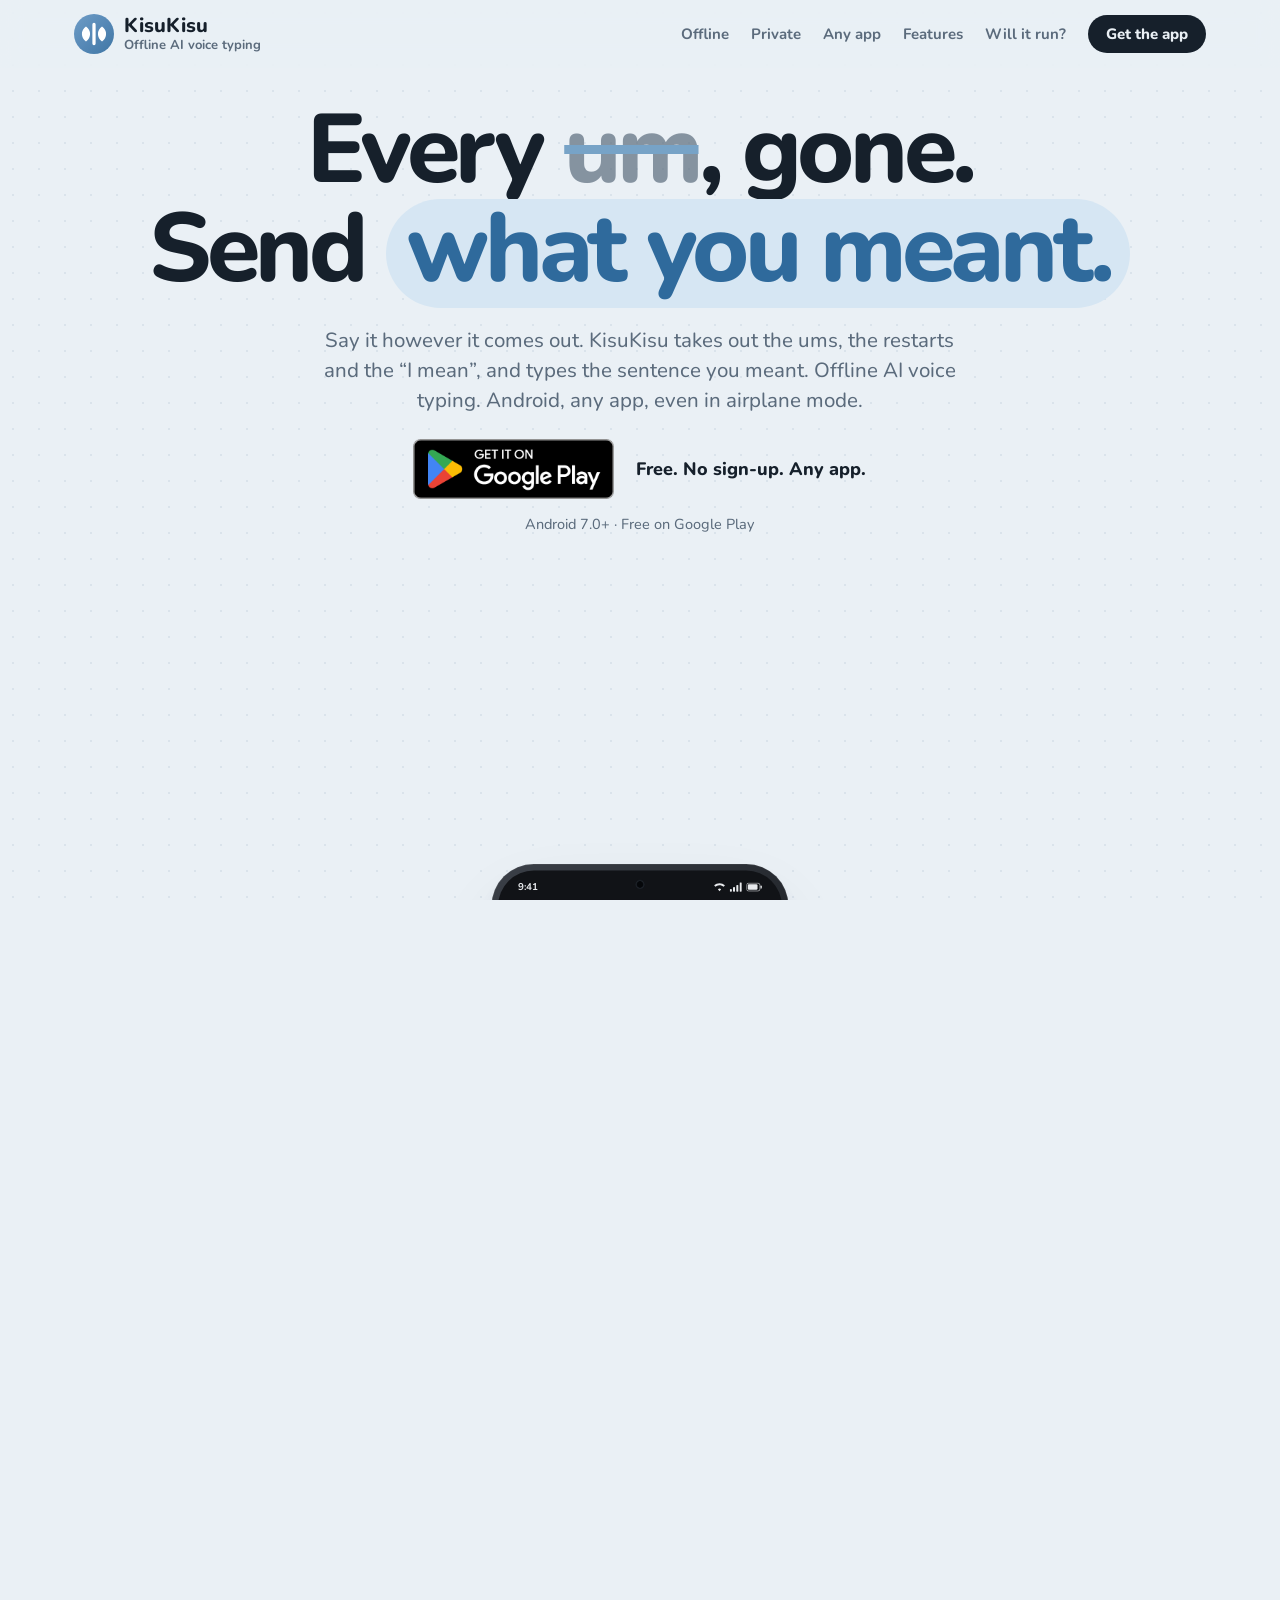
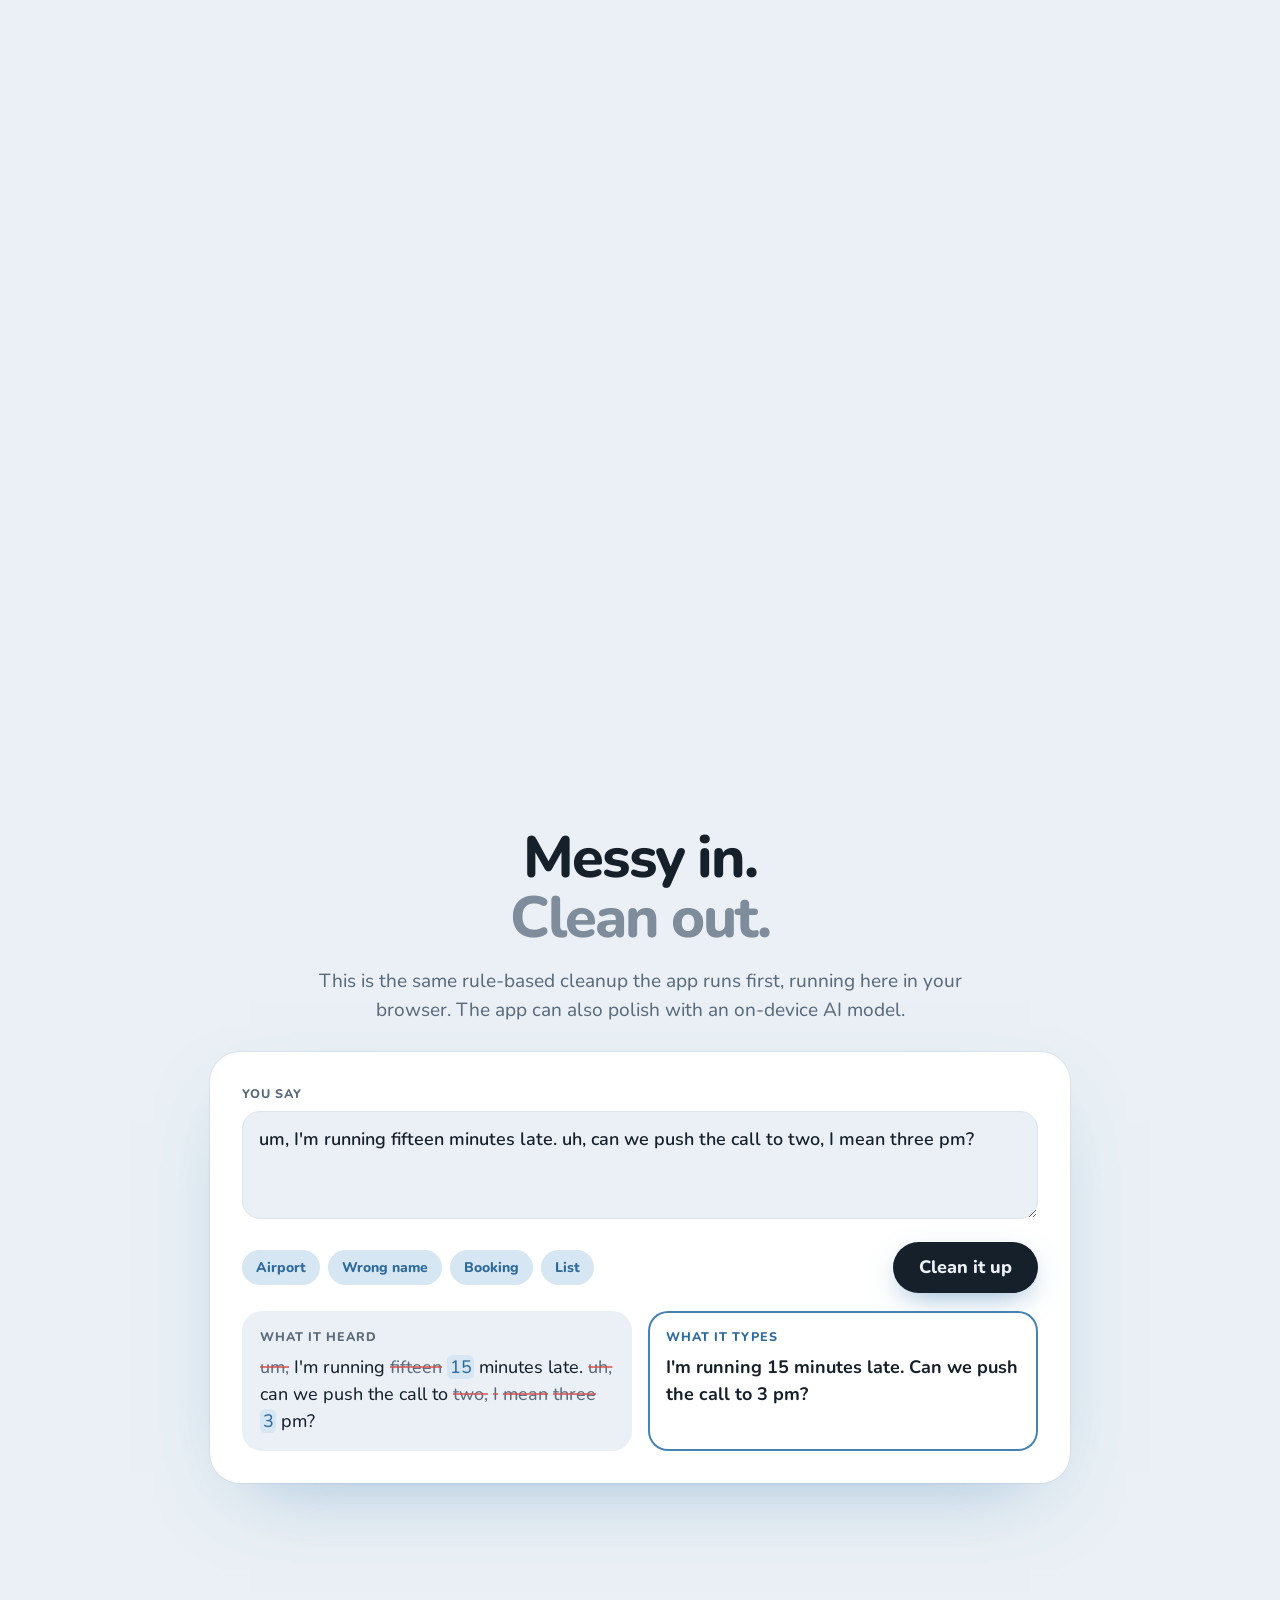
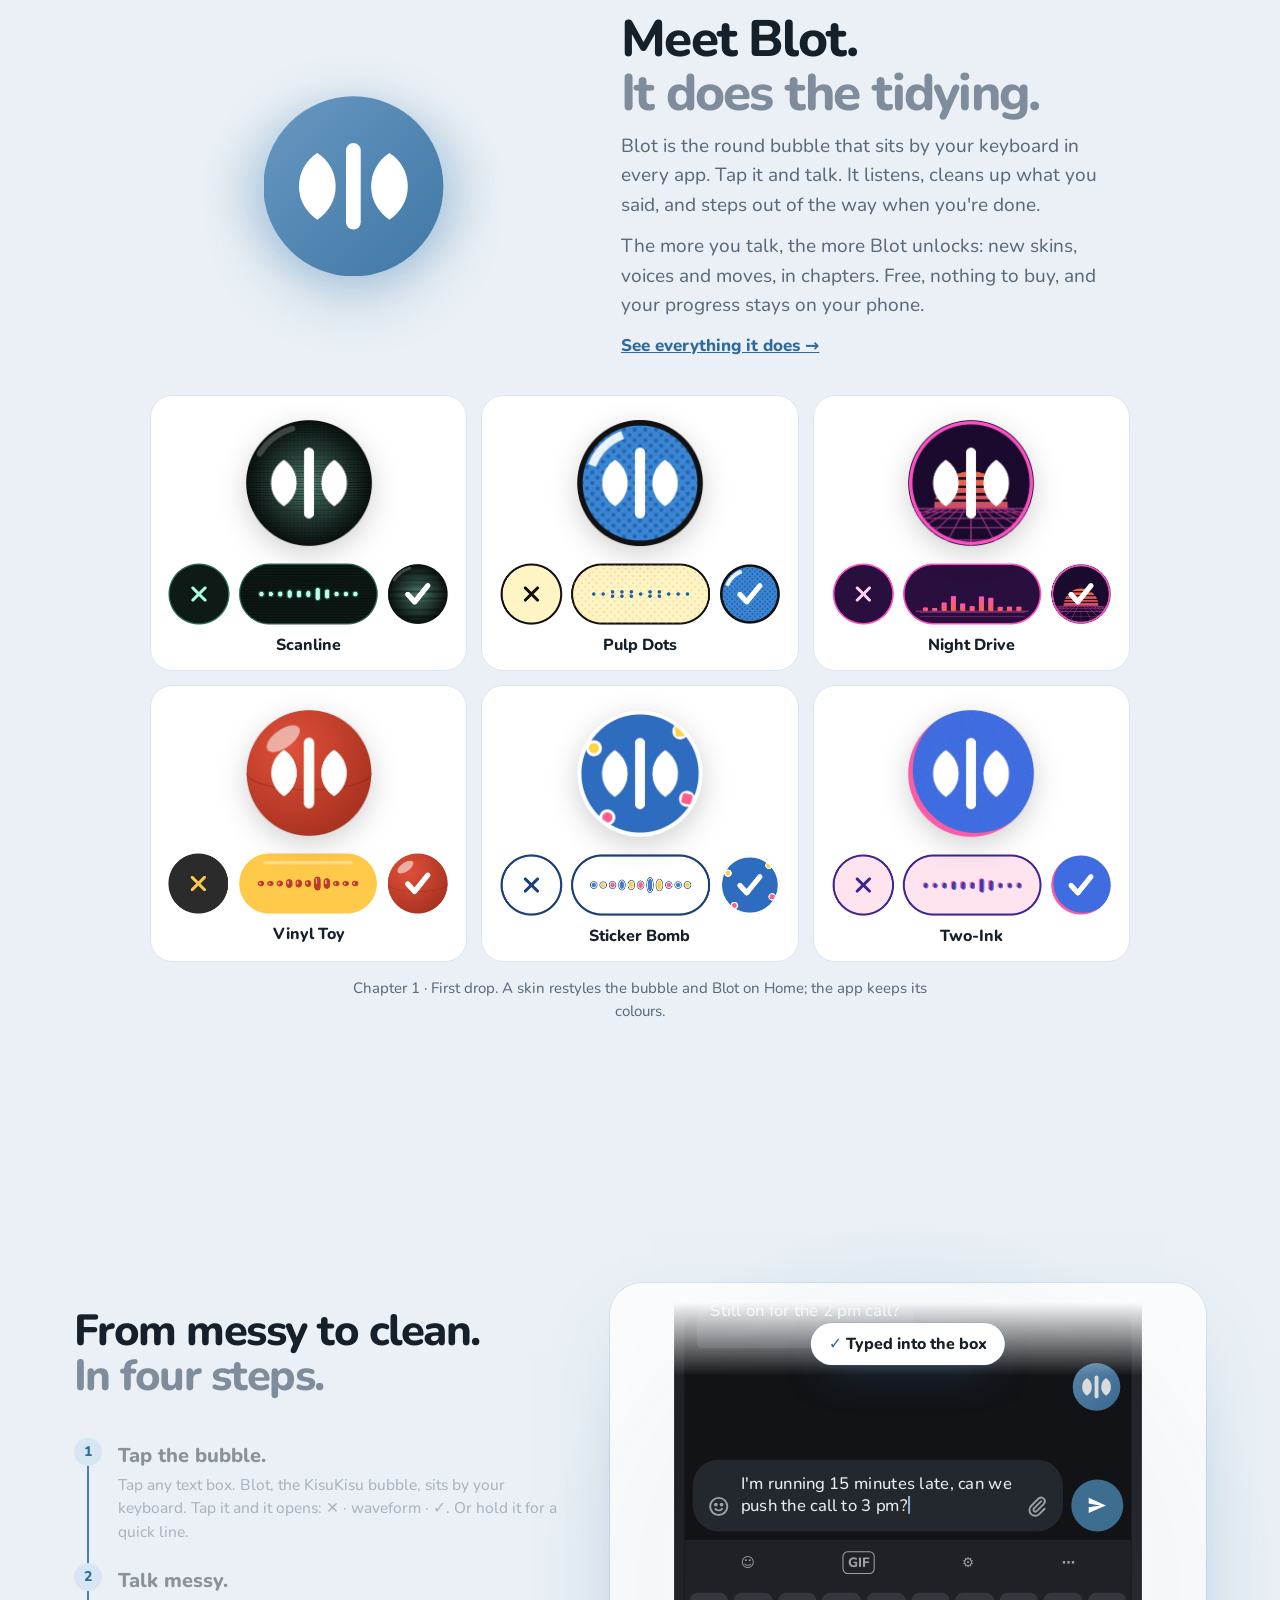
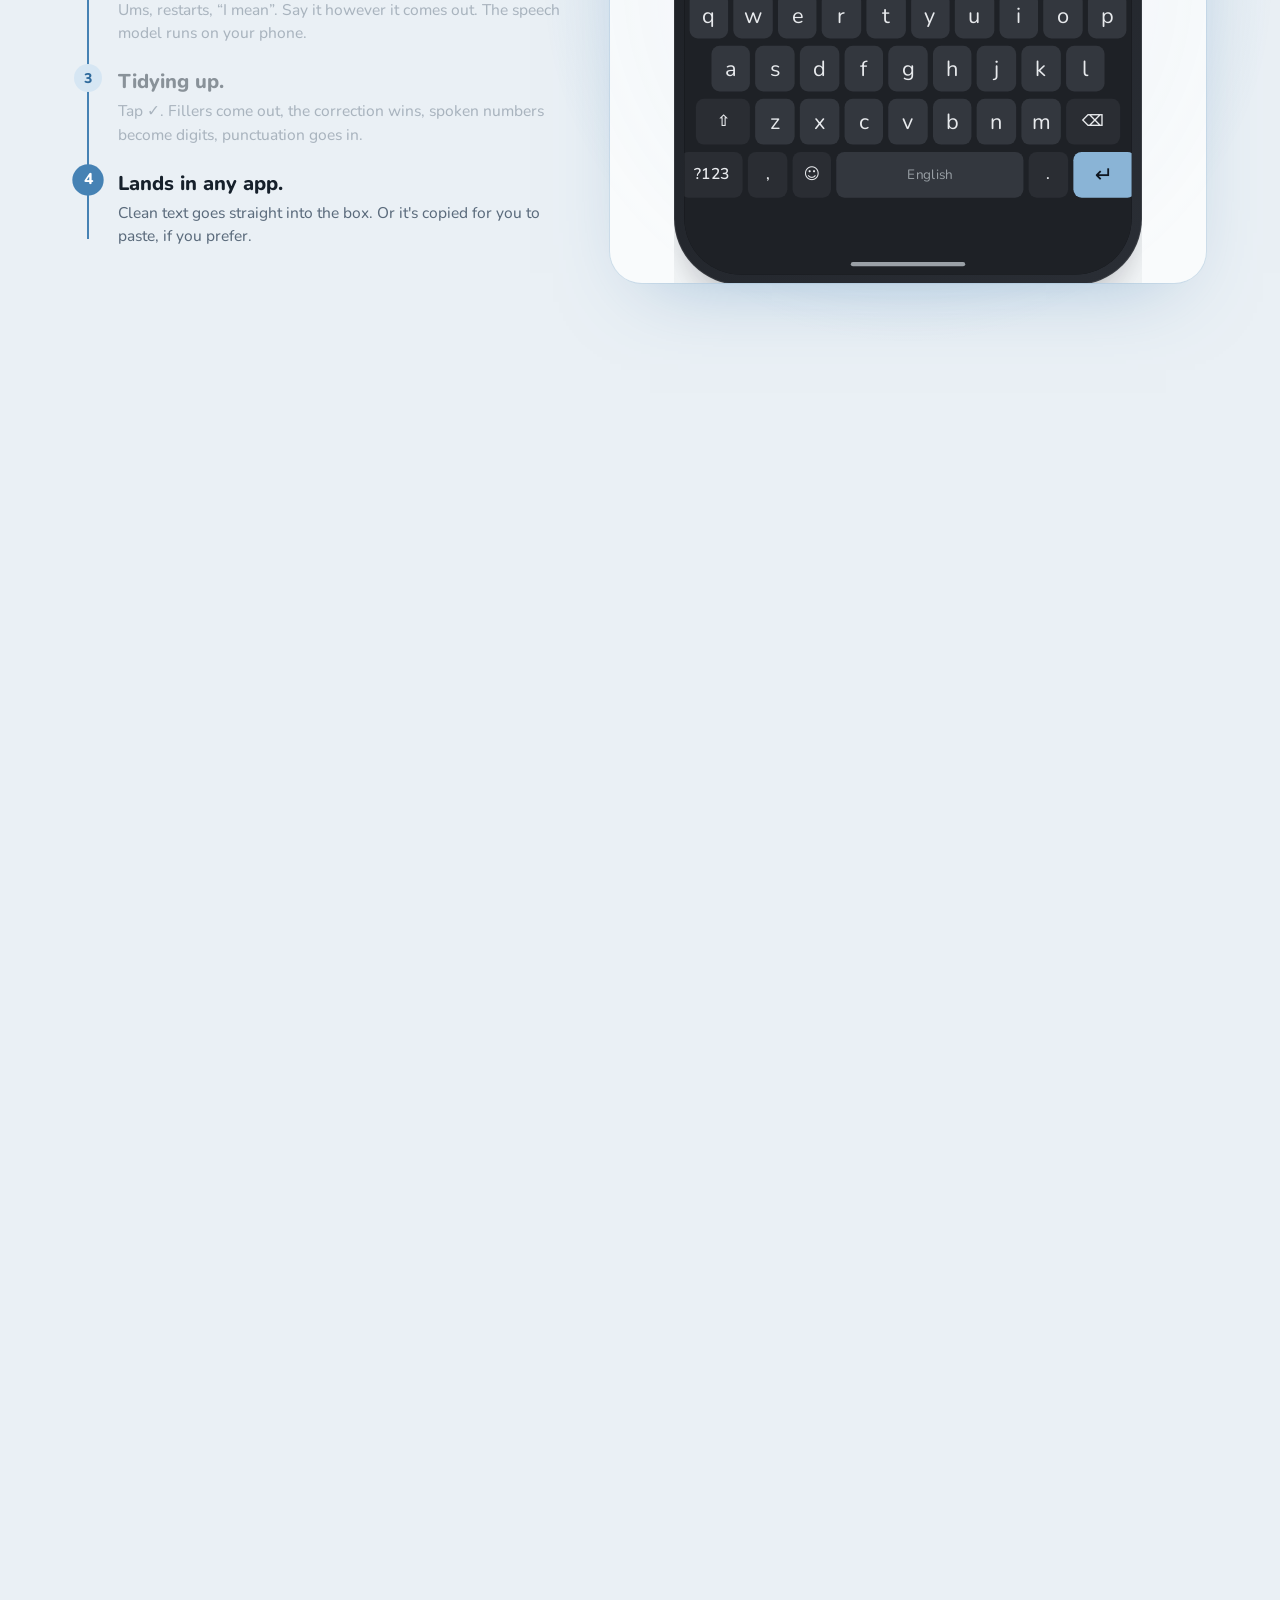
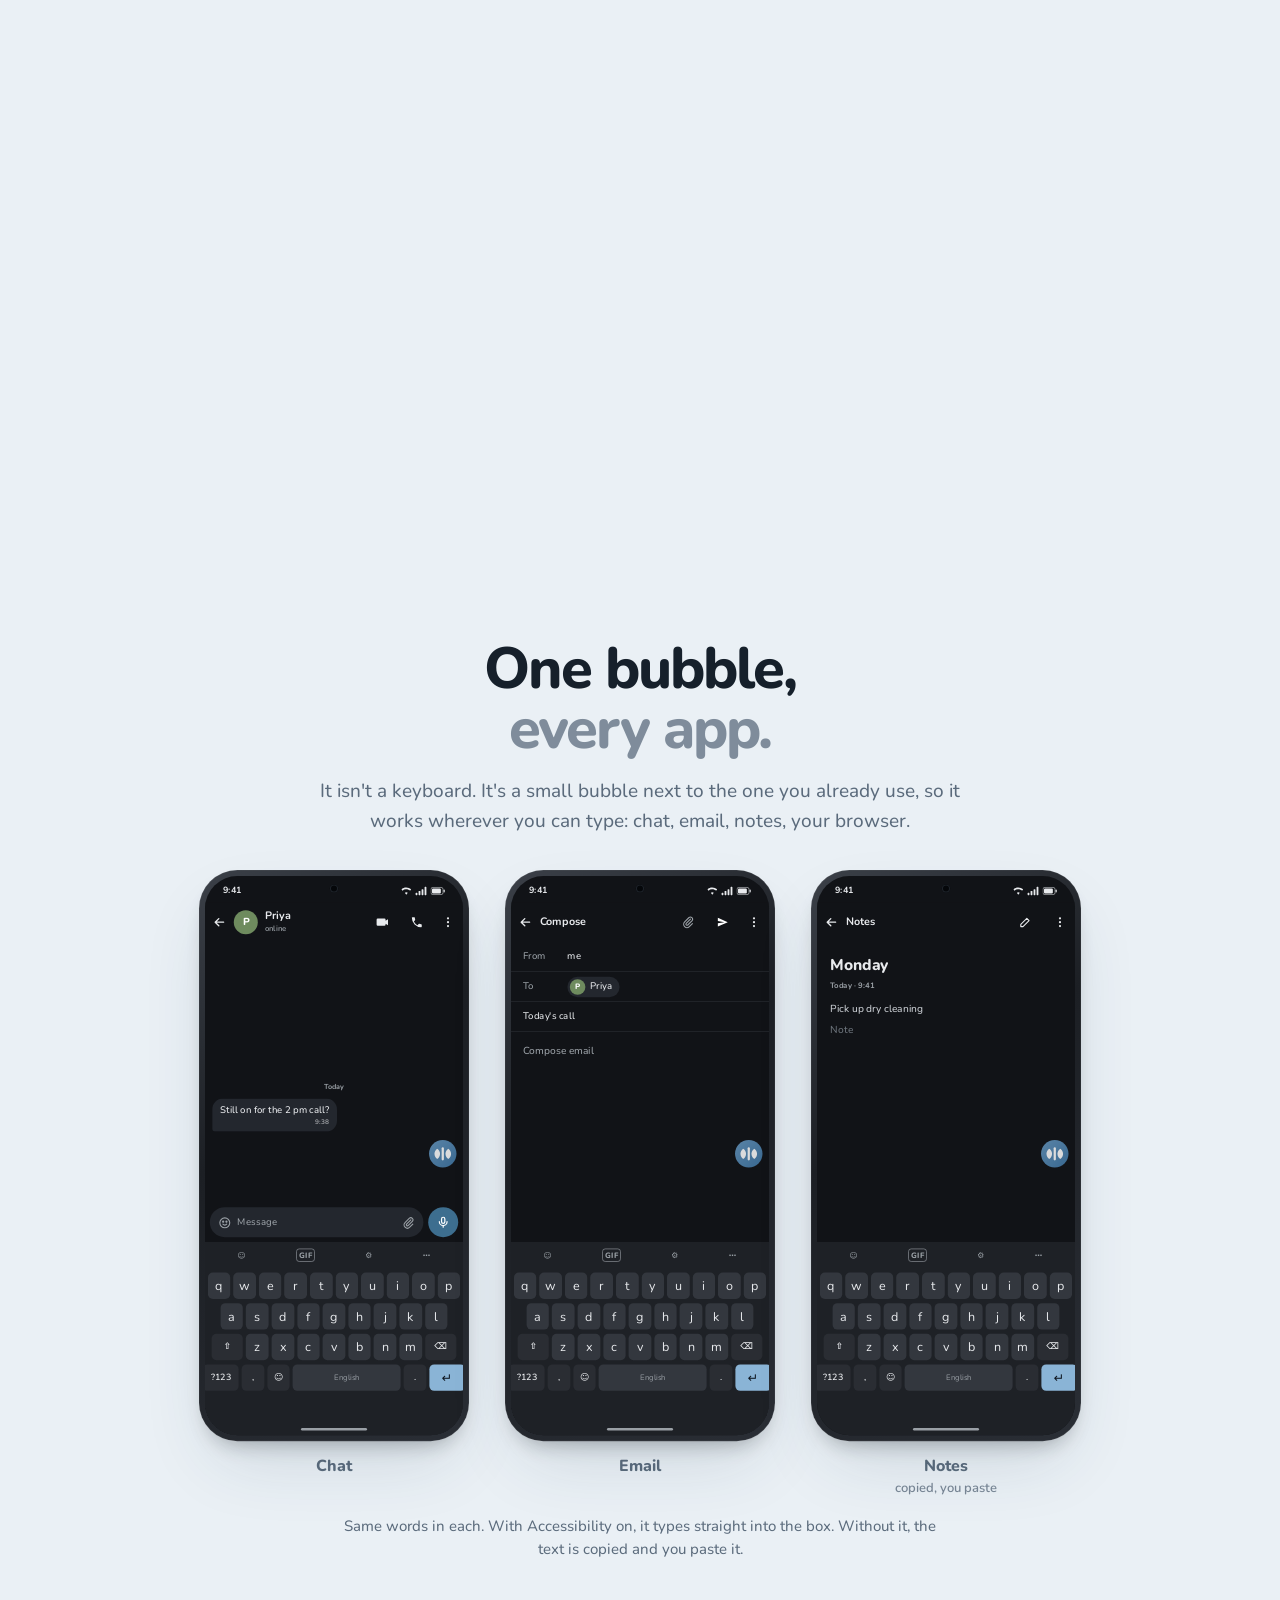
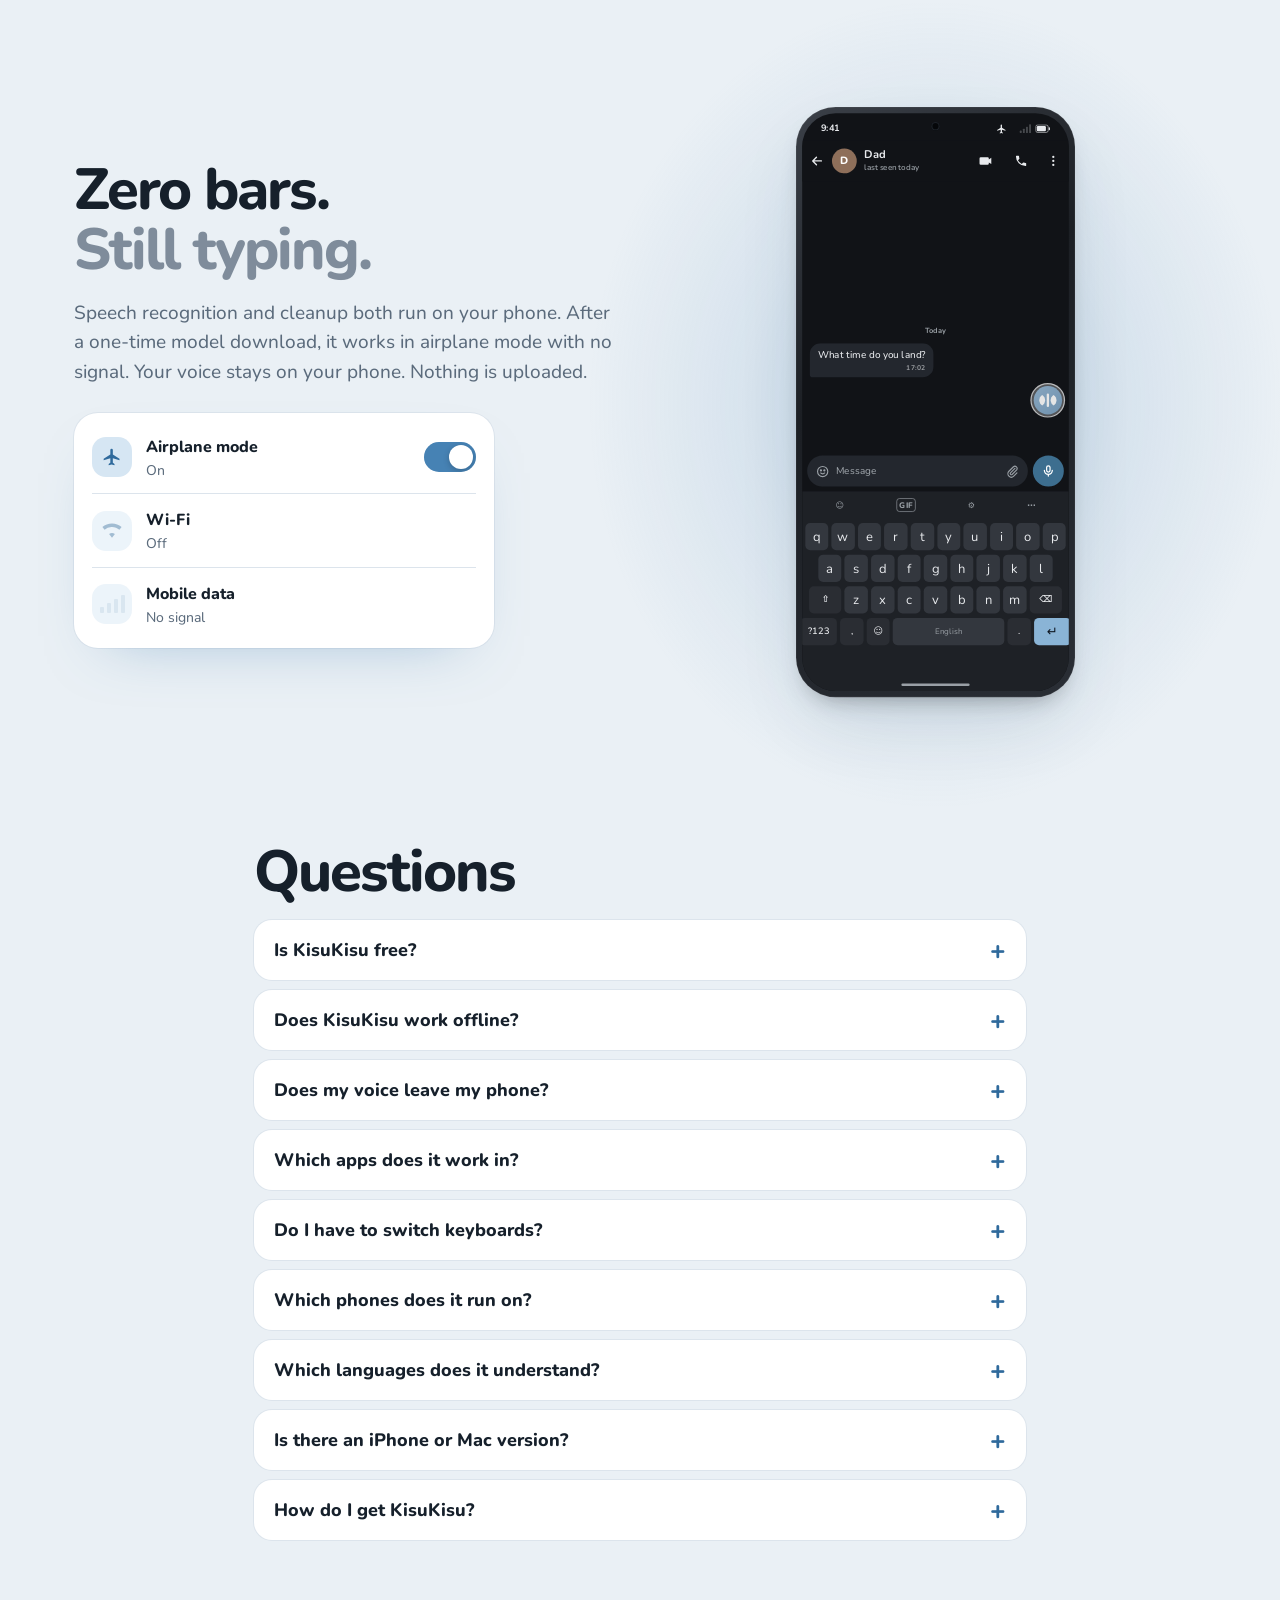
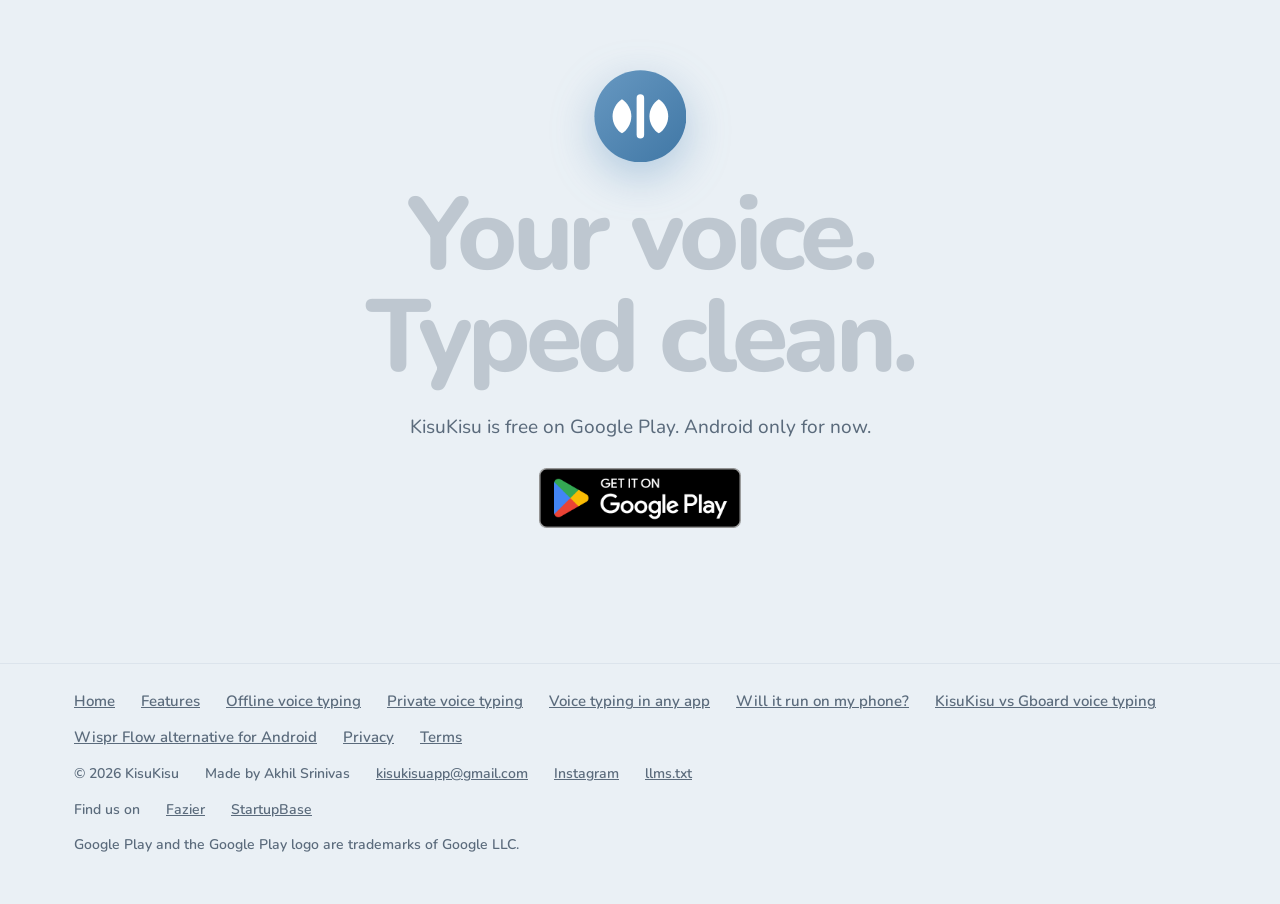
<file: index.html>
<!doctype html>
<html lang="en">
<head>
<meta charset="utf-8">
<meta name="viewport" content="width=device-width, initial-scale=1">
<title>KisuKisu: Offline AI Voice Typing for Android (2026) · Free, No Account</title>
<meta name="description" content="Talk messy, send it clean. KisuKisu is free voice typing for Android: it removes the ums, works in any app from a floating bubble, and runs on your phone, even in airplane mode.">
<link rel="canonical" href="https://kisukisu-app.github.io/">
<meta name="robots" content="index, follow">
<meta name="theme-color" content="#EAF0F5">
<meta property="og:type" content="website">
<meta property="og:site_name" content="KisuKisu">
<meta property="og:title" content="KisuKisu: Talk messy. Send it clean.">
<meta property="og:description" content="Talk messy, send it clean. KisuKisu is free voice typing for Android: it removes the ums, works in any app from a floating bubble, and runs on your phone, even in airplane mode.">
<meta property="og:url" content="https://kisukisu-app.github.io/">
<meta property="og:image" content="https://kisukisu-app.github.io/assets/og.png">
<meta property="og:image:width" content="1200">
<meta property="og:image:height" content="630">
<meta property="og:image:alt" content="KisuKisu: Talk messy. Send it clean. A phone with the voice bubble above the keyboard.">
<meta name="twitter:card" content="summary_large_image">
<meta name="twitter:title" content="KisuKisu: Talk messy. Send it clean.">
<meta name="twitter:description" content="Talk messy, send it clean. KisuKisu is free voice typing for Android: it removes the ums, works in any app from a floating bubble, and runs on your phone, even in airplane mode.">
<meta name="twitter:image" content="https://kisukisu-app.github.io/assets/og.png">
<link rel="icon" href="data:image/svg+xml,%3Csvg xmlns=%27http://www.w3.org/2000/svg%27 viewBox=%270 0 100 100%27%3E%3Ccircle cx=%2750%27 cy=%2750%27 r=%2750%27 fill=%27%234682B4%27/%3E%3Cpath fill=%27%23fff%27 transform=%27translate(7 7) scale(.86)%27 d=%27M26.7,28.5 A25.43,25.43 0 0,0 26.7,71.5 A25.43,25.43 0 0,0 26.7,28.5 Z M45.25,22.05 A4.75,4.75 0 0,1 54.75,22.05 L54.75,77.95 A4.75,4.75 0 0,1 45.25,77.95 Z M73.3,28.5 A25.43,25.43 0 0,0 73.3,71.5 A25.43,25.43 0 0,0 73.3,28.5 Z%27/%3E%3C/svg%3E">
<link rel="preconnect" href="https://fonts.googleapis.com">
<link rel="preconnect" href="https://fonts.gstatic.com" crossorigin>
<link href="https://fonts.googleapis.com/css2?family=Nunito:ital,wght@0,500;0,600;0,700;0,800;0,900;1,600&display=swap" rel="stylesheet">
<link rel="stylesheet" href="assets/home.css">
<script type="application/ld+json">
{
 "@context": "https://schema.org",
 "@type": "SoftwareApplication",
 "name": "KisuKisu",
 "operatingSystem": "Android 7.0 or later (64-bit ARM)",
 "applicationCategory": "UtilitiesApplication",
 "applicationSubCategory": "Voice typing",
  "description": "Voice typing for Android that turns messy speech into clean text. Speech recognition and cleanup run on the phone, work offline, and need no account. A floating bubble works in any app.",
 "offers": {
  "@type": "Offer",
  "price": "0",
  "priceCurrency": "USD"
 },
 "url": "https://kisukisu-app.github.io/",
 "downloadUrl": "https://play.google.com/store/apps/details?id=com.kisukisu.app",
 "installUrl": "https://play.google.com/store/apps/details?id=com.kisukisu.app",
 "image": "https://kisukisu-app.github.io/assets/og.png",
 "featureList": [
  "On-device speech recognition",
  "On-device AI cleanup of filler words and self-corrections",
  "Works offline and in airplane mode",
  "No account",
  "Floating bubble that works in any app",
  "Tap to talk or hold to talk",
  "Learns words you correct",
  "Snippets: say a short phrase, get saved text",
  "Free skins, voices and moves earned by dictating",
  "Your journey: progress in chapters",
  "Backup and restore to a file you choose"
 ],
 "author": {
  "@type": "Person",
  "name": "Akhil Srinivas",
  "email": "kisukisuapp@gmail.com"
 }
}
</script>
<script type="application/ld+json">
{
 "@context": "https://schema.org",
 "@type": "WebSite",
 "name": "KisuKisu",
 "url": "https://kisukisu-app.github.io/"
}
</script>
<script type="application/ld+json">
{
 "@context": "https://schema.org",
 "@type": "FAQPage",
 "mainEntity": [
  {
   "@type": "Question",
   "name": "Is KisuKisu free?",
   "acceptedAnswer": {
    "@type": "Answer",
    "text": "Yes. KisuKisu is free. No account, no ads, no subscription."
   }
  },
  {
   "@type": "Question",
   "name": "Does KisuKisu work offline?",
   "acceptedAnswer": {
    "@type": "Answer",
    "text": "Yes. Speech recognition and cleanup both run on your phone. After a one-time model download, it works in airplane mode with no signal. More on offline."
   }
  },
  {
   "@type": "Question",
   "name": "Does my voice leave my phone?",
   "acceptedAnswer": {
    "@type": "Answer",
    "text": "No. Your voice is turned into text on your phone and nothing is uploaded. The only exception is if you choose to connect a cloud AI provider in Settings with your own API key. That is off unless you turn it on. More on privacy."
   }
  },
  {
   "@type": "Question",
   "name": "Which apps does it work in?",
   "acceptedAnswer": {
    "@type": "Answer",
    "text": "Any app with a text box: WhatsApp, Gmail, Slack, Notes, your browser. With Accessibility turned on, KisuKisu types the words straight into the box. Without it, they are copied and you paste them. More on apps."
   }
  },
  {
   "@type": "Question",
   "name": "Do I have to switch keyboards?",
   "acceptedAnswer": {
    "@type": "Answer",
    "text": "No. KisuKisu is not a keyboard. It is a small bubble that floats next to the keyboard you already use."
   }
  },
  {
   "@type": "Question",
   "name": "Which phones does it run on?",
   "acceptedAnswer": {
    "@type": "Answer",
    "text": "Android 7.0 or newer on a 64-bit (ARM64) phone. It checks your phone's memory and free space and picks models that fit, from about 275 MB on a 3 to 4 GB phone to about 780 MB on a 6 GB phone. Full requirements."
   }
  },
  {
   "@type": "Question",
   "name": "Which languages does it understand?",
   "acceptedAnswer": {
    "@type": "Answer",
    "text": "English. Other languages are not supported yet."
   }
  },
  {
   "@type": "Question",
   "name": "Is there an iPhone or Mac version?",
   "acceptedAnswer": {
    "@type": "Answer",
    "text": "Android only for now. A Mac version is coming soon. There is no iPhone version."
   }
  },
  {
   "@type": "Question",
   "name": "How do I get KisuKisu?",
   "acceptedAnswer": {
    "@type": "Answer",
    "text": "KisuKisu is on Google Play. Install it like any other app."
   }
  }
 ]
}
</script>
</head>
<body>
<svg width="0" height="0" style="position:absolute" aria-hidden="true" focusable="false">
  <defs>
    <linearGradient id="kk-logo-g" x1="0" y1="0" x2="1" y2="1"><stop offset="0" class="lg0"/><stop offset=".55" class="lg1"/><stop offset="1" class="lg2"/></linearGradient>
    <linearGradient id="kk-bub-g" x1="0" y1="0" x2="1" y2="1"><stop offset="0" class="bb0"/><stop offset="1" class="bb1"/></linearGradient>
    <linearGradient id="kk-bub-u" gradientUnits="userSpaceOnUse" x1="-150" y1="-150" x2="150" y2="150"><stop offset="0" class="bb0"/><stop offset="1" class="bb1"/></linearGradient>
    <radialGradient id="kk-glow"><stop offset="0" class="glw0"/><stop offset=".55" class="glw1"/><stop offset="1" class="glw2"/></radialGradient>
    <symbol id="kk-mark" viewBox="0 0 100 100"><path d="M26.7,28.5 A25.43,25.43 0 0,0 26.7,71.5 A25.43,25.43 0 0,0 26.7,28.5 Z M45.25,22.05 A4.75,4.75 0 0,1 54.75,22.05 L54.75,77.95 A4.75,4.75 0 0,1 45.25,77.95 Z M73.3,28.5 A25.43,25.43 0 0,0 73.3,71.5 A25.43,25.43 0 0,0 73.3,28.5 Z"/></symbol>
  </defs>
</svg>
<a class="skip" href="#main">Skip to content</a>
<header class="top">
  <div class="top-in">
    <a class="lock" href="./" aria-label="KisuKisu home"><svg width="40" height="40" viewBox="0 0 100 100" aria-hidden="true"><circle cx="50" cy="50" r="50" fill="url(#kk-logo-g)"/><use href="#kk-mark" transform="translate(7 7) scale(0.86)" fill="#fff"/></svg><span><b>KisuKisu</b><small>Offline AI voice typing</small></span></a>
    <nav aria-label="Main"><a class="nl" href="/offline-voice-typing.html">Offline</a><a class="nl" href="/private-voice-typing.html">Private</a><a class="nl" href="/voice-typing-any-app.html">Any app</a><a class="nl" href="/features.html">Features</a><a class="nl" href="/will-it-run-on-my-phone.html">Will it run?</a><a class="cta small" href="https://play.google.com/store/apps/details?id=com.kisukisu.app">Get the app</a></nav>
  </div>
</header>

<main id="main">

<!-- 1. HERO: copy + phone, then the phone gives way to the transcript card -->
<section class="hero" aria-labelledby="hero-h">
  <div class="hero-pin" data-scrub="hero">
    <div class="hero-stage">
      <div class="hero-copy">
        <h1 id="hero-h"><span class="rise" style="--d:0">Every <s class="gone">um</s>, gone.</span><br><span class="rise" style="--d:1">Send <em>what you meant.</em></span></h1>
        <p class="lede rise" style="--d:2">Say it however it comes out. KisuKisu takes out the ums, the restarts and the “I mean”, and types the sentence you meant. Offline AI voice typing. Android, any app, even in airplane mode.</p>
        <div class="cta-row rise" style="--d:3">
          <a class="play-badge" href="https://play.google.com/store/apps/details?id=com.kisukisu.app"><img src="/assets/google-play-badge.png" alt="Get it on Google Play" width="201" height="60"></a>
          <p class="promises">Free. No sign-up. Any app.</p>
        </div>
        <p class="under rise" style="--d:4">Android 7.0+ · Free on Google Play</p>
      </div>
      <div class="hero-phone" aria-hidden="true"><div class="phone" data-phone="hero" style="--ps:.66"></div></div>
      <div class="hero-card-wrap">
        <div class="glow" aria-hidden="true"></div>
        <figure class="tcard" aria-label="A messy spoken sentence and the clean text KisuKisu types">
          <div class="tcard-head"><span class="rec" aria-hidden="true"><i></i><i></i><i></i><i></i><i></i></span><span class="tag">You say</span></div>
          <p class="stream" data-stream="hero"></p>
          <div class="tcard-out"><span class="tag acc">It types</span><p class="clean-line" data-clean="hero"></p></div>
        </figure>
        <ul class="chips" aria-label="What comes out">
          <li style="--i:0">Ums and uhs</li><li style="--i:1">“I mean” fixes</li><li style="--i:2">Spoken numbers</li><li style="--i:3">Punctuation</li>
        </ul>
      </div>
    </div>
  </div>
</section>

<!-- 2. TRY THE CLEANUP: the clearest thing we do, right under the hero -->
<section class="try" id="try" aria-labelledby="try-h">
  <div class="wrap">
    <div class="sec-head reveal">
      <h2 id="try-h">Messy in.<br><span class="grey">Clean out.</span></h2>
      <p class="sub">This is the same rule-based cleanup the app runs first, running here in your browser. The app can also polish with an on-device AI model.</p>
    </div>
    <div class="try-card reveal">
      <label for="try-in" class="tag">You say</label>
      <textarea id="try-in" rows="3" spellcheck="false">um, I'm running fifteen minutes late. uh, can we push the call to two, I mean three pm?</textarea>
      <div class="try-bar">
        <div class="ex" role="group" aria-label="Examples">
          <button type="button" data-ex="um, I land at six, I mean seven pm. uh, can you pick me up?">Airport</button>
          <button type="button" data-ex="send it to mark, I mean john">Wrong name</button>
          <button type="button" data-ex="uh, can you book a table for twelve, I mean fourteen people? um, thanks!">Booking</button>
          <button type="button" data-ex="shopping list one eggs two flour three sugar">List</button>
        </div>
        <button type="button" class="cta" id="try-go">Clean it up</button>
      </div>
      <div class="try-out" aria-live="polite">
        <div><span class="tag">What it heard</span><p class="diff" id="try-diff"></p></div>
        <div><span class="tag acc">What it types</span><p class="result" id="try-res"></p></div>
      </div>
    </div>
  </div>
</section>

<!-- 3. MEET BLOT: the bubble, and the rewards it unlocks in chapters -->
<section class="blot" id="blot" aria-labelledby="blot-h">
  <div class="wrap">
    <div class="blot-grid">
      <div class="blot-stage reveal" aria-hidden="true"><div class="glow"></div><span class="mini huge" data-dot></span></div>
      <div class="blot-copy reveal">
        <h2 id="blot-h">Meet Blot.<br><span class="grey">It does the tidying.</span></h2>
        <p class="sub">Blot is the round bubble that sits by your keyboard in every app. Tap it and talk. It listens, cleans up what you said, and steps out of the way when you're done.</p>
        <p class="sub">The more you talk, the more Blot unlocks: new skins, voices and moves, in chapters. Free, nothing to buy, and your progress stays on your phone.</p>
        <a href="/features.html">See everything it does →</a>
      </div>
    </div>
    <div class="skins reveal" aria-label="Some of Blot's skins">
      <figure class="skin"><img class="sk-dot" src="assets/app/skins/scanline-dot.webp" width="120" height="120" loading="lazy" alt="Blot in the Scanline skin"><img class="sk-pill" src="assets/app/skins/scanline-pill.webp" width="300" height="70" loading="lazy" alt="The Scanline listening pill, with ✕ and ✓"><figcaption>Scanline</figcaption></figure>
      <figure class="skin"><img class="sk-dot" src="assets/app/skins/pulp-dot.webp" width="120" height="120" loading="lazy" alt="Blot in the Pulp Dots skin"><img class="sk-pill" src="assets/app/skins/pulp-pill.webp" width="300" height="70" loading="lazy" alt="The Pulp Dots listening pill, with ✕ and ✓"><figcaption>Pulp Dots</figcaption></figure>
      <figure class="skin"><img class="sk-dot" src="assets/app/skins/nightdrive-dot.webp" width="120" height="120" loading="lazy" alt="Blot in the Night Drive skin"><img class="sk-pill" src="assets/app/skins/nightdrive-pill.webp" width="300" height="70" loading="lazy" alt="The Night Drive listening pill, with ✕ and ✓"><figcaption>Night Drive</figcaption></figure>
      <figure class="skin"><img class="sk-dot" src="assets/app/skins/vinyl-dot.webp" width="120" height="120" loading="lazy" alt="Blot in the Vinyl Toy skin"><img class="sk-pill" src="assets/app/skins/vinyl-pill.webp" width="300" height="70" loading="lazy" alt="The Vinyl Toy listening pill, with ✕ and ✓"><figcaption>Vinyl Toy</figcaption></figure>
      <figure class="skin"><img class="sk-dot" src="assets/app/skins/sticker-dot.webp" width="120" height="120" loading="lazy" alt="Blot in the Sticker Bomb skin"><img class="sk-pill" src="assets/app/skins/sticker-pill.webp" width="300" height="70" loading="lazy" alt="The Sticker Bomb listening pill, with ✕ and ✓"><figcaption>Sticker Bomb</figcaption></figure>
      <figure class="skin"><img class="sk-dot" src="assets/app/skins/twoink-dot.webp" width="120" height="120" loading="lazy" alt="Blot in the Two-Ink skin"><img class="sk-pill" src="assets/app/skins/twoink-pill.webp" width="300" height="70" loading="lazy" alt="The Two-Ink listening pill, with ✕ and ✓"><figcaption>Two-Ink</figcaption></figure>
    </div>
    <p class="note center reveal">Chapter 1 · First drop. A skin restyles the bubble and Blot on Home; the app keeps its colours.</p>
  </div>
</section>

<!-- 4. HOW IT WORKS: pinned on desktop, stacked on phones -->
<section class="how" id="how" aria-labelledby="how-h">
  <div class="how-pin" data-scrub="how">
    <div class="how-stage">
      <div class="how-left">
        <h2 id="how-h">From messy to clean.<br><span class="grey">In four steps.</span></h2>
        <ol class="steps">
          <li data-step="0">
            <div class="vis" aria-hidden="true"></div>
            <div class="step-txt"><span class="num">1</span><div><b>Tap the bubble.</b><p>Tap any text box. Blot, the KisuKisu bubble, sits by your keyboard. Tap it and it opens: ✕ · waveform · ✓. Or hold it for a quick line.</p></div></div>
          </li>
          <li data-step="1">
            <div class="vis" aria-hidden="true"></div>
            <div class="step-txt"><span class="num">2</span><div><b>Talk messy.</b><p>Ums, restarts, “I mean”. Say it however it comes out. The speech model runs on your phone.</p></div></div>
          </li>
          <li data-step="2">
            <div class="vis" aria-hidden="true"></div>
            <div class="step-txt"><span class="num">3</span><div><b>Tidying up.</b><p>Tap ✓. Fillers come out, the correction wins, spoken numbers become digits, punctuation goes in.</p></div></div>
          </li>
          <li data-step="3">
            <div class="vis" aria-hidden="true"></div>
            <div class="step-txt"><span class="num">4</span><div><b>Lands in any app.</b><p>Clean text goes straight into the box. Or it's copied for you to paste, if you prefer.</p></div></div>
          </li>
        </ol>
      </div>
      <div class="how-right" aria-hidden="true"><div class="glow"></div><div class="vis" data-vis="desk"></div></div>
    </div>
  </div>
</section>

<!-- 5. ONE BUBBLE, EVERY APP -->
<section class="apps" id="apps" aria-labelledby="apps-h">
  <div class="wrap">
    <div class="sec-head reveal">
      <h2 id="apps-h">One bubble,<br><span class="grey">every app.</span></h2>
      <p class="sub">It isn't a keyboard. It's a small bubble next to the one you already use, so it works wherever you can type: chat, email, notes, your browser.</p>
    </div>
    <div class="apps-row" data-apps>
      <figure class="app-phone" style="--i:0"><div class="phone" data-phone="chat" style="--ps:.6"></div><figcaption>Chat</figcaption></figure>
      <figure class="app-phone" style="--i:1"><div class="phone" data-phone="email" style="--ps:.6"></div><figcaption>Email</figcaption></figure>
      <figure class="app-phone" style="--i:2"><div class="phone" data-phone="notes" style="--ps:.6"></div><figcaption>Notes <span class="fc-sub">copied, you paste</span></figcaption></figure>
    </div>
    <p class="note center reveal">Same words in each. With Accessibility on, it types straight into the box. Without it, the text is copied and you paste it.</p>
  </div>
</section>

<!-- 6. OFFLINE -->
<section class="offline" id="offline" aria-labelledby="off-h">
  <div class="wrap off-grid" data-scrub="offline">
    <div class="off-copy">
      <h2 id="off-h">Zero bars.<br><span class="grey">Still typing.</span></h2>
      <p class="sub">Speech recognition and cleanup both run on your phone. After a one-time model download, it works in airplane mode with no signal. Your voice stays on your phone. Nothing is uploaded.</p>
      <div class="qs-card" aria-hidden="true">
        <div class="qs-row"><span class="qs-ic plane"><svg width="20" height="20" viewBox="0 0 24 24" fill="currentColor"><path d="M21 16v-2l-8-5V3.5a1.5 1.5 0 0 0-3 0V9l-8 5v2l8-2.5V19l-2 1.5V22l3.5-1 3.5 1v-1.5L13 19v-5.5z"/></svg></span><span class="qs-l"><b>Airplane mode</b><small class="swap"><span class="a">Off</span><span class="b">On</span></small></span><span class="toggle"><i></i></span></div>
        <div class="qs-row dim"><span class="qs-ic"><svg width="20" height="20" viewBox="0 0 24 24" fill="currentColor"><path d="M12 20l-3.5-4.3a5.5 5.5 0 0 1 7 0zM12 3C7.6 3 3.6 4.6.5 7.3l2.6 3.2A11.5 11.5 0 0 1 12 7.1c3.4 0 6.5 1.3 8.9 3.4l2.6-3.2A17.4 17.4 0 0 0 12 3z"/></svg></span><span class="qs-l"><b>Wi-Fi</b><small class="swap"><span class="a">Home Wi-Fi</span><span class="b">Off</span></small></span></div>
        <div class="qs-row dim"><span class="qs-ic"><span class="bars big"><i></i><i></i><i></i><i></i></span></span><span class="qs-l"><b>Mobile data</b><small class="swap"><span class="a">4 bars</span><span class="b">No signal</span></small></span></div>
      </div>
    </div>
    <div class="off-phone">
      <div class="glow" aria-hidden="true"></div>
      <div class="phone" data-phone="offline" style="--ps:.62" aria-hidden="true"></div>
      <p class="toast" role="note"><span class="tick">✓</span> Typed on the phone, offline. Shown typed, not sent: sending still needs signal.</p>
    </div>
  </div>
</section>

<!-- 7. FAQ + final CTA -->
<section id="faq" aria-labelledby="faq-h">
  <div class="wrap narrow">
    <h2 id="faq-h" class="reveal">Questions</h2>
  <div class="faq reveal">
<details><summary>Is KisuKisu free?</summary><div><p>Yes. KisuKisu is free. No account, no ads, no subscription.</p></div></details>
<details><summary>Does KisuKisu work offline?</summary><div><p>Yes. Speech recognition and cleanup both run on your phone. After a one-time model download, it works in airplane mode with no signal. <a href="/offline-voice-typing.html">More on offline</a>.</p></div></details>
<details><summary>Does my voice leave my phone?</summary><div><p>No. Your voice is turned into text on your phone and nothing is uploaded. The only exception is if you choose to connect a cloud AI provider in Settings with your own API key. That is off unless you turn it on. <a href="/private-voice-typing.html">More on privacy</a>.</p></div></details>
<details><summary>Which apps does it work in?</summary><div><p>Any app with a text box: WhatsApp, Gmail, Slack, Notes, your browser. With Accessibility turned on, KisuKisu types the words straight into the box. Without it, they are copied and you paste them. <a href="/voice-typing-any-app.html">More on apps</a>.</p></div></details>
<details><summary>Do I have to switch keyboards?</summary><div><p>No. KisuKisu is not a keyboard. It is a small bubble that floats next to the keyboard you already use.</p></div></details>
<details><summary>Which phones does it run on?</summary><div><p>Android 7.0 or newer on a 64-bit (ARM64) phone. It checks your phone's memory and free space and picks models that fit, from about 275 MB on a 3 to 4 GB phone to about 780 MB on a 6 GB phone. <a href="/will-it-run-on-my-phone.html">Full requirements</a>.</p></div></details>
<details><summary>Which languages does it understand?</summary><div><p>English. Other languages are not supported yet.</p></div></details>
<details><summary>Is there an iPhone or Mac version?</summary><div><p>Android only for now. A Mac version is coming soon. There is no iPhone version.</p></div></details>
<details><summary>How do I get KisuKisu?</summary><div><p>KisuKisu is on <a href="https://play.google.com/store/apps/details?id=com.kisukisu.app">Google Play</a>. Install it like any other app.</p></div></details>
</div>
  </div>
</section>

<section class="final" id="beta" aria-labelledby="final-h" data-scrub="final">
  <div class="wrap">
    <span class="mini big" data-dot aria-hidden="true"></span>
    <h2 id="final-h" class="fill"><span class="w">Your</span> <span class="w">voice.</span><br><span class="w">Typed</span> <span class="w acc">clean.</span></h2>
    <p class="sub center">KisuKisu is free on Google Play. Android only for now.</p>
    <p class="center"><a class="play-badge" href="https://play.google.com/store/apps/details?id=com.kisukisu.app"><img src="/assets/google-play-badge.png" alt="Get it on Google Play" width="201" height="60"></a></p>
  </div>
</section>

</main>
<footer class="foot"><div class="foot-in">
  <div class="cols"><a href="./">Home</a><a href="/features.html">Features</a><a href="/offline-voice-typing.html">Offline voice typing</a><a href="/private-voice-typing.html">Private voice typing</a><a href="/voice-typing-any-app.html">Voice typing in any app</a><a href="/will-it-run-on-my-phone.html">Will it run on my phone?</a><a href="/compare/gboard-voice-typing.html">KisuKisu vs Gboard voice typing</a><a href="/compare/wispr-flow-alternative-android.html">Wispr Flow alternative for Android</a><a href="/privacy.html">Privacy</a><a href="/terms.html">Terms</a></div>
  <div class="cols fine"><span>© 2026 KisuKisu</span><span>Made by Akhil Srinivas</span><a href="mailto:kisukisuapp@gmail.com">kisukisuapp@gmail.com</a><a href="https://instagram.com/kisukisuapp">Instagram</a><a href="/llms.txt">llms.txt</a></div>
  <div class="cols fine"><span>Find us on</span><a href="https://fazier.com">Fazier</a><a href="https://startupbase.io">StartupBase</a></div>
  <div class="cols fine"><span>Google Play and the Google Play logo are trademarks of Google LLC.</span></div>
</div></footer>
<script src="assets/bubble.js"></script>
<script src="assets/textproc.js"></script>
<script src="assets/home.js"></script>
</body>
</html>
</file>
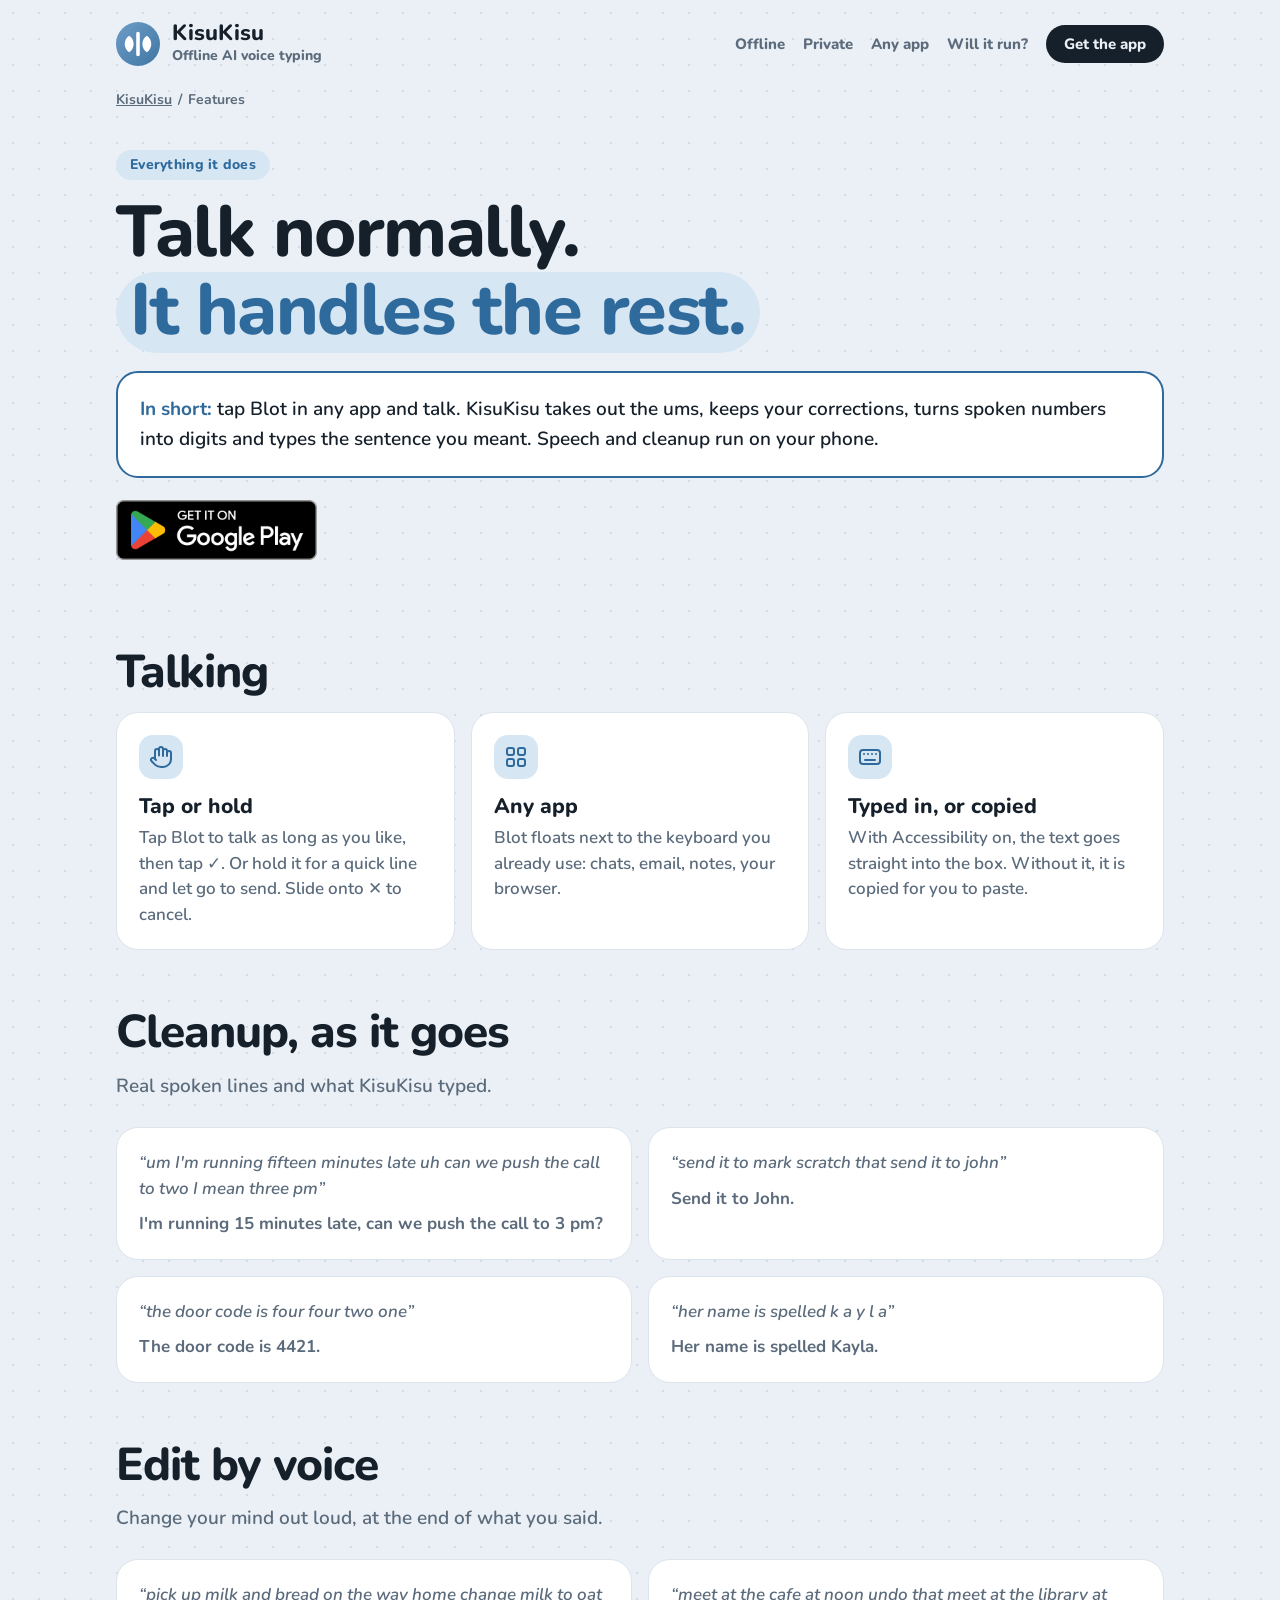
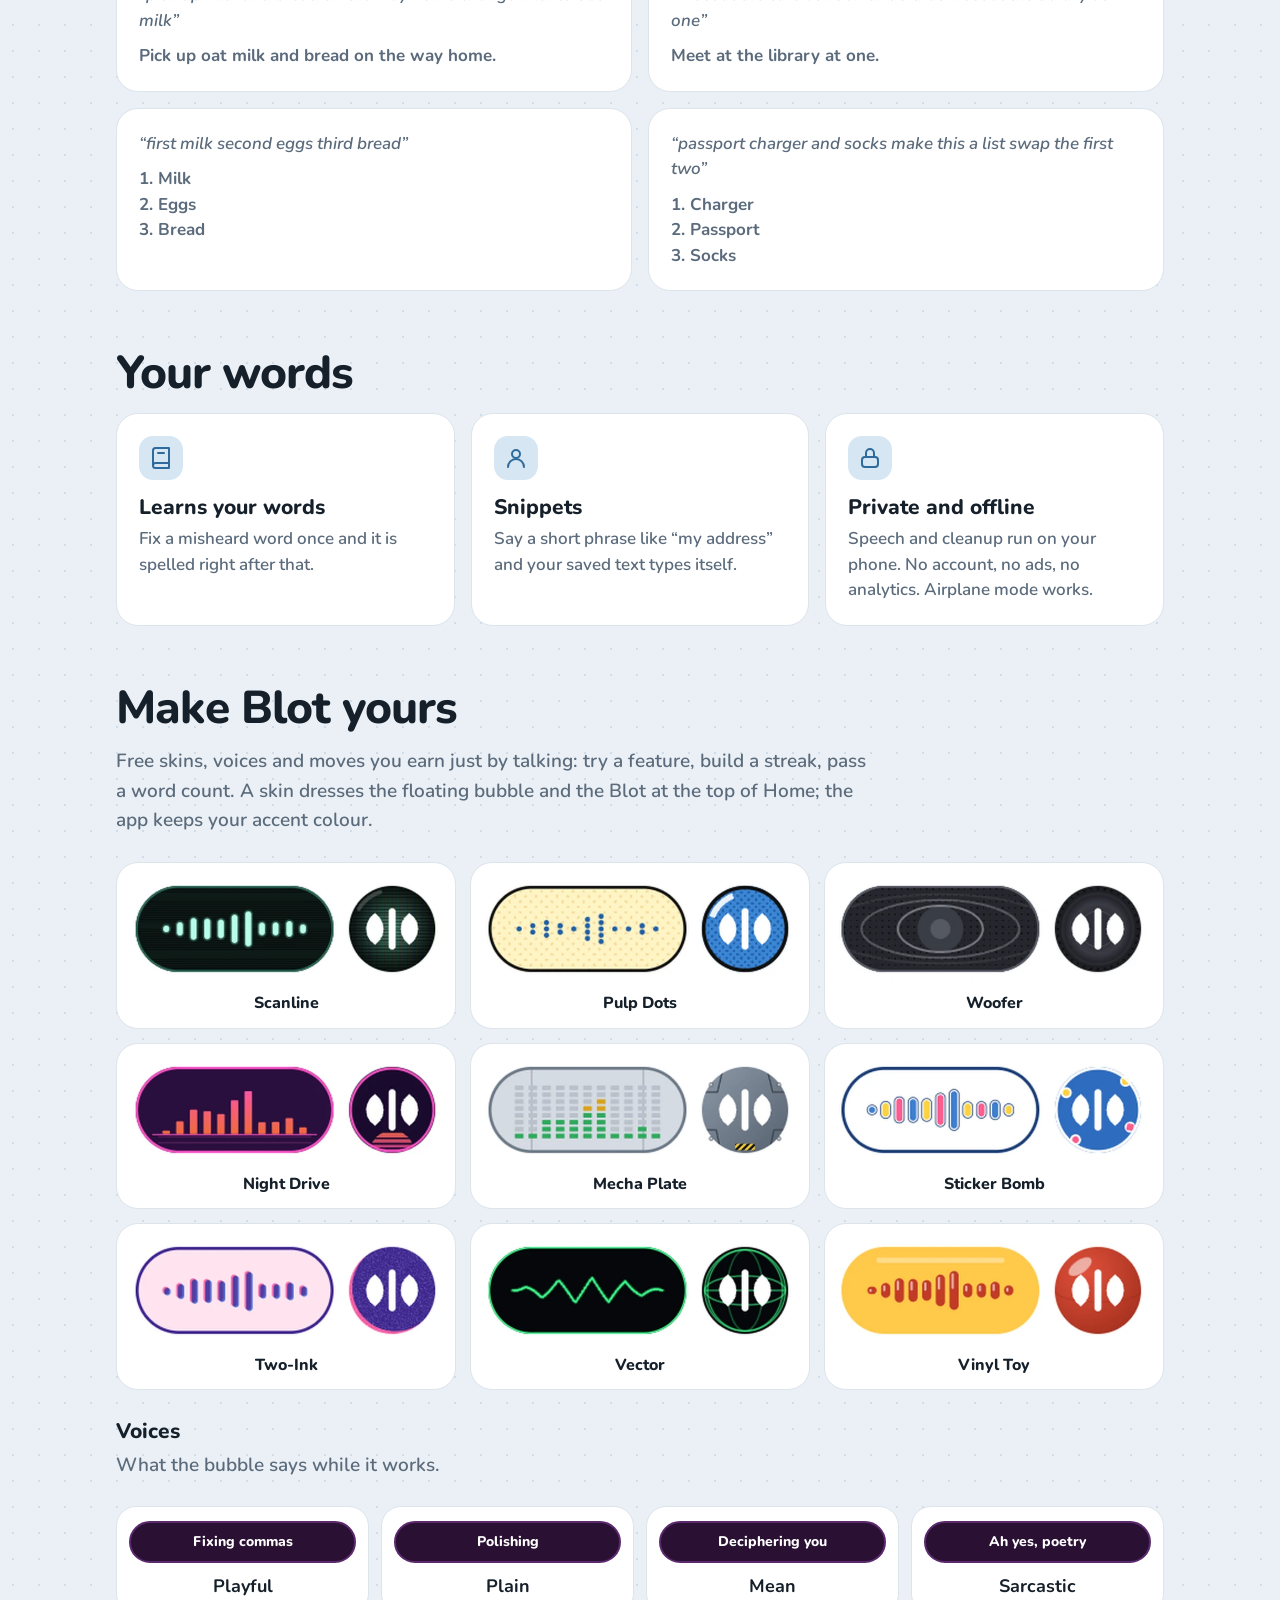
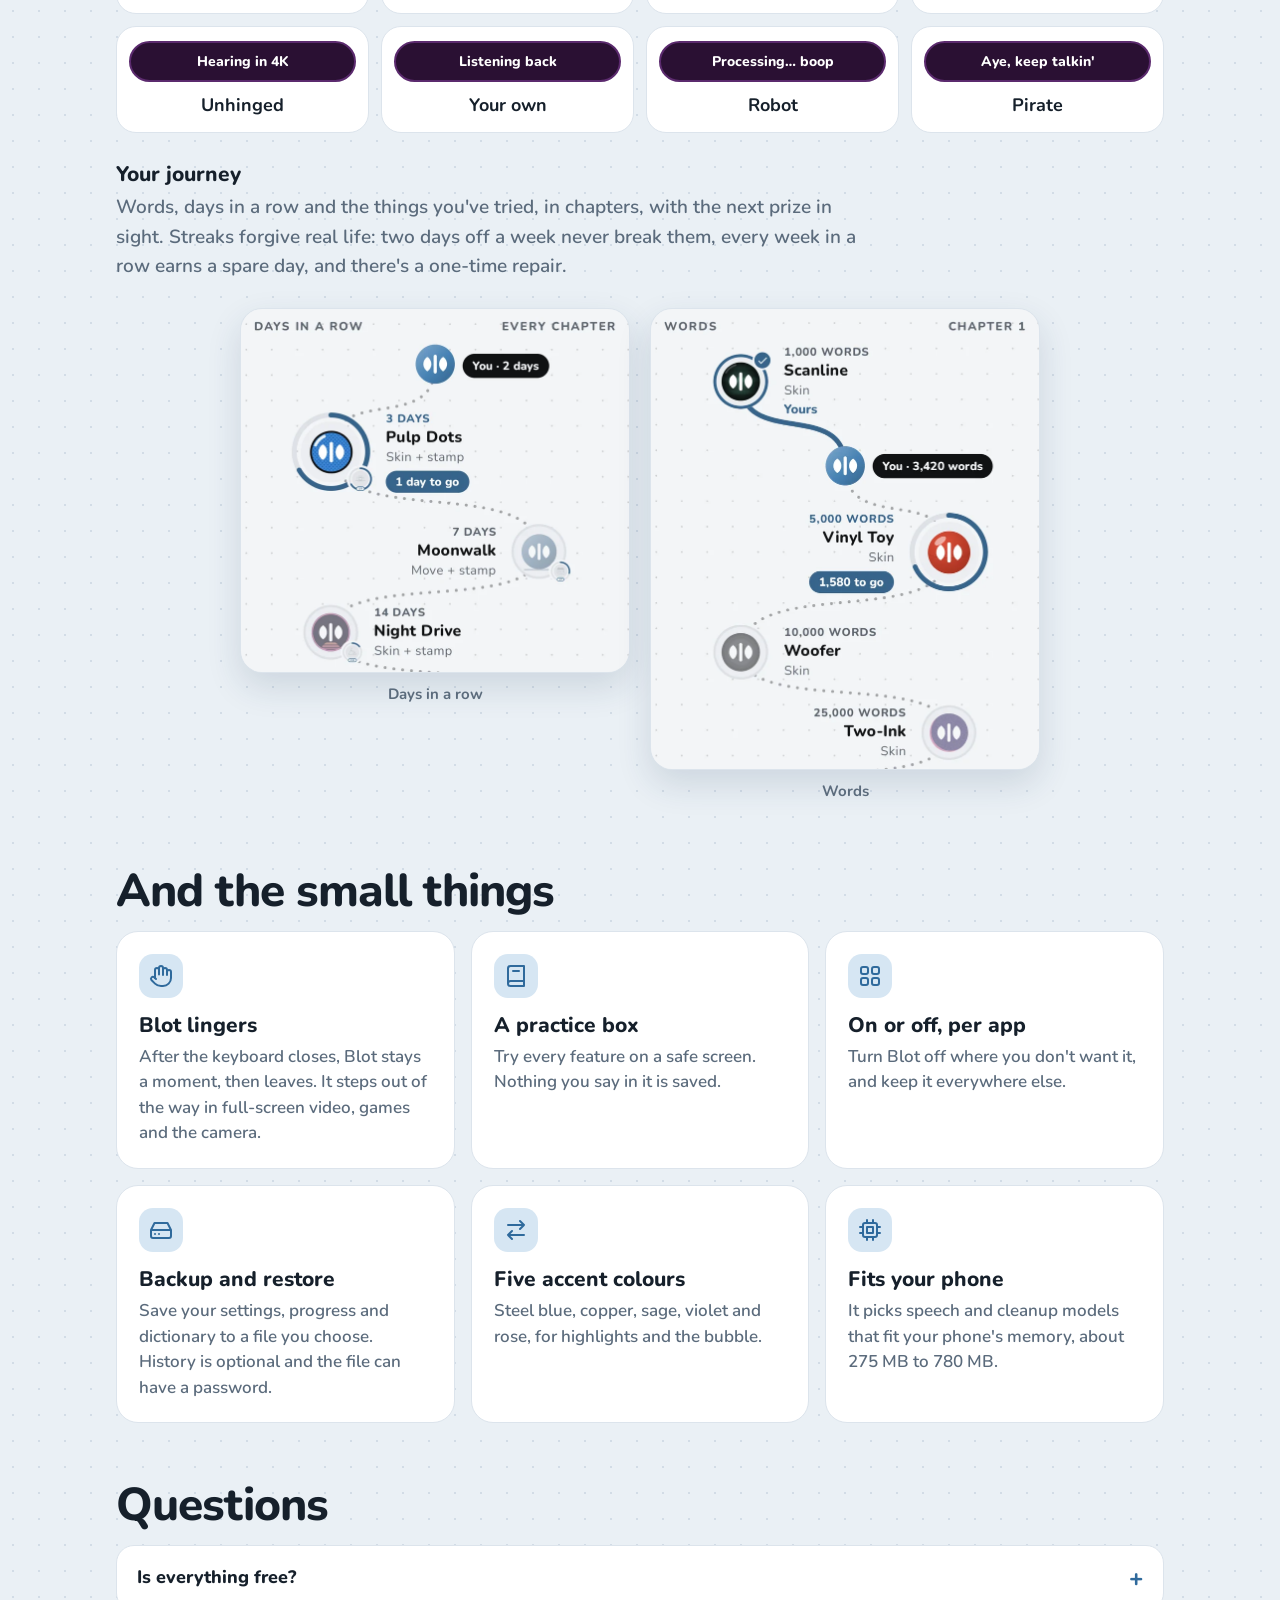
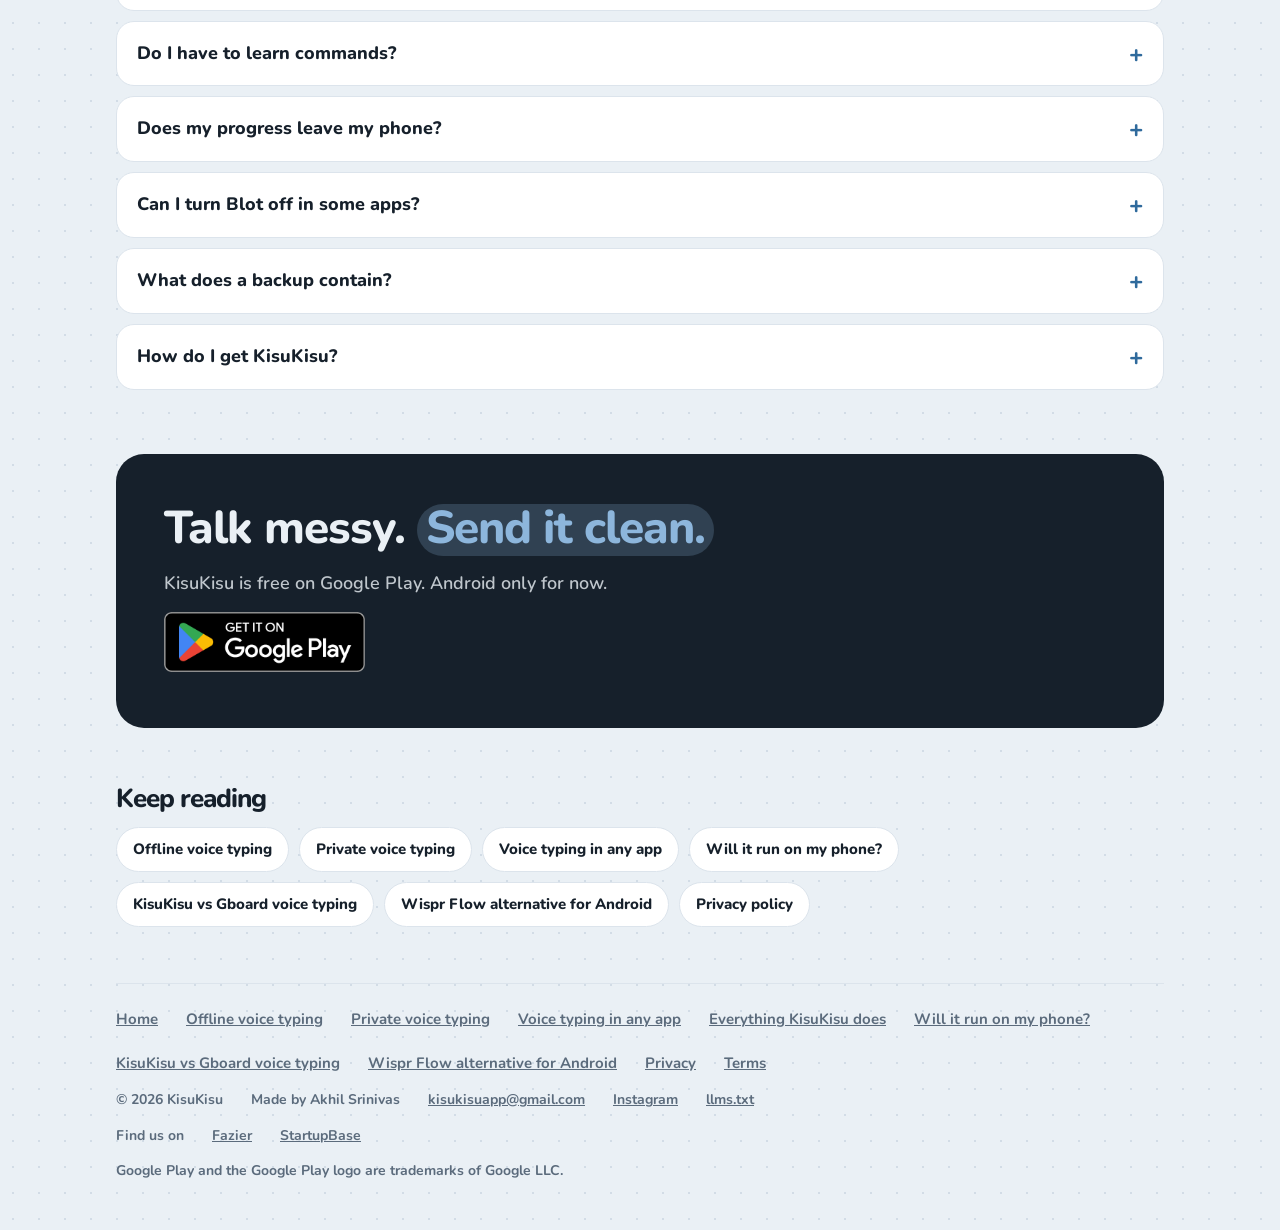
<file: features.html>
<!doctype html>
<html lang="en">
<head>
<meta charset="utf-8">
<meta name="viewport" content="width=device-width, initial-scale=1">
<title>KisuKisu Features: Voice Typing Cleanup, Edit by Voice, Skins and More</title>
<meta name="description" content="Everything KisuKisu does: cleans up speech as you talk, edits by voice, learns your words, works in any app, runs on your phone, and lets you earn free skins and voices.">
<link rel="canonical" href="https://kisukisu-app.github.io/features.html">
<meta name="robots" content="index, follow">
<meta name="theme-color" content="#EAF0F5">
<meta property="og:type" content="article">
<meta property="og:site_name" content="KisuKisu">
<meta property="og:title" content="KisuKisu Features: Voice Typing Cleanup, Edit by Voice, Skins and More">
<meta property="og:description" content="Everything KisuKisu does: cleans up speech as you talk, edits by voice, learns your words, works in any app, runs on your phone, and lets you earn free skins and voices.">
<meta property="og:url" content="https://kisukisu-app.github.io/features.html">
<meta property="og:image" content="https://kisukisu-app.github.io/assets/og.png">
<meta property="og:image:width" content="1200">
<meta property="og:image:height" content="630">
<meta property="og:image:alt" content="KisuKisu: Talk messy. Send it clean. A phone with the voice bubble above the keyboard.">
<meta name="twitter:card" content="summary_large_image">
<meta name="twitter:title" content="KisuKisu Features: Voice Typing Cleanup, Edit by Voice, Skins and More">
<meta name="twitter:description" content="Everything KisuKisu does: cleans up speech as you talk, edits by voice, learns your words, works in any app, runs on your phone, and lets you earn free skins and voices.">
<meta name="twitter:image" content="https://kisukisu-app.github.io/assets/og.png">
<link rel="preconnect" href="https://fonts.googleapis.com">
<link rel="preconnect" href="https://fonts.gstatic.com" crossorigin>
<link href="https://fonts.googleapis.com/css2?family=Nunito:wght@600;700;800&display=swap" rel="stylesheet">
<link rel="stylesheet" href="assets/site.css">
<script type="application/ld+json">
{
 "@context": "https://schema.org",
 "@type": "BreadcrumbList",
 "itemListElement": [
  {
   "@type": "ListItem",
   "position": 1,
   "name": "KisuKisu",
   "item": "https://kisukisu-app.github.io/"
  },
  {
   "@type": "ListItem",
   "position": 2,
   "name": "Features",
   "item": "https://kisukisu-app.github.io/features.html"
  }
 ]
}
</script>
<script type="application/ld+json">
{
 "@context": "https://schema.org",
 "@type": "FAQPage",
 "mainEntity": [
  {
   "@type": "Question",
   "name": "Is everything free?",
   "acceptedAnswer": {
    "@type": "Answer",
    "text": "Yes. KisuKisu is free, and so are the skins, voices and moves. There is nothing to buy, and nothing you earn is ever taken away."
   }
  },
  {
   "@type": "Question",
   "name": "Do I have to learn commands?",
   "acceptedAnswer": {
    "@type": "Answer",
    "text": "No. Talk normally and the cleanup does the rest. The spoken edits below are there when you want them."
   }
  },
  {
   "@type": "Question",
   "name": "Does my progress leave my phone?",
   "acceptedAnswer": {
    "@type": "Answer",
    "text": "No. Your journey, streaks and rewards stay on the phone. Nothing is sent anywhere."
   }
  },
  {
   "@type": "Question",
   "name": "Can I turn Blot off in some apps?",
   "acceptedAnswer": {
    "@type": "Answer",
    "text": "Yes. Turn the bubble on or off for each app."
   }
  },
  {
   "@type": "Question",
   "name": "What does a backup contain?",
   "acceptedAnswer": {
    "@type": "Answer",
    "text": "Your settings, rewards progress, per-app choices and dictionary. Dictation history is optional and you choose it. You can add a password. The file goes where you save it, and KisuKisu never sends it anywhere."
   }
  },
  {
   "@type": "Question",
   "name": "How do I get KisuKisu?",
   "acceptedAnswer": {
    "@type": "Answer",
    "text": "KisuKisu is on Google Play. Install it like any other app."
   }
  }
 ]
}
</script>
</head>
<body>
<div class="wrap">
<header class="top">
  <a class="lock" href="./" aria-label="KisuKisu home"><svg width="44" height="44" viewBox="0 0 100 100" aria-hidden="true"><defs><linearGradient id="g" x1="0" y1="0" x2="1" y2="1"><stop offset="0" stop-color="#6E9CC6"/><stop offset="1" stop-color="#3F76A4"/></linearGradient></defs><circle cx="50" cy="50" r="50" fill="url(#g)"/><path transform="translate(7 7) scale(0.86)" fill="#fff" d="M26.7,28.5 A25.43,25.43 0 0,0 26.7,71.5 A25.43,25.43 0 0,0 26.7,28.5 Z M45.25,22.05 A4.75,4.75 0 0,1 54.75,22.05 L54.75,77.95 A4.75,4.75 0 0,1 45.25,77.95 Z M73.3,28.5 A25.43,25.43 0 0,0 73.3,71.5 A25.43,25.43 0 0,0 73.3,28.5 Z"/></svg><div><b>KisuKisu</b><span>Offline AI voice typing</span></div></a>
  <nav aria-label="Main"><a class="nl" href="offline-voice-typing.html">Offline</a><a class="nl" href="private-voice-typing.html">Private</a><a class="nl" href="voice-typing-any-app.html">Any app</a><a class="nl" href="will-it-run-on-my-phone.html">Will it run?</a><a class="cta small" href="https://play.google.com/store/apps/details?id=com.kisukisu.app">Get the app</a></nav>
</header>
<main>

<nav class="crumbs" aria-label="Breadcrumb"><a href="./">KisuKisu</a><span aria-hidden="true">/</span>Features</nav>
<section class="hero">
  <p class="kicker">Everything it does</p>
  <h1 class="mid">Talk normally. <em>It handles the rest.</em></h1>
  <div class="answer"><b>In short:</b> tap Blot in any app and talk. KisuKisu takes out the ums, keeps your corrections, turns spoken numbers into digits and types the sentence you meant. Speech and cleanup run on your phone.</div>
  <p style="margin-top:22px"><a class="play-badge" href="https://play.google.com/store/apps/details?id=com.kisukisu.app"><img src="/assets/google-play-badge.png" alt="Get it on Google Play" width="201" height="60"></a></p>
</section>

<section>
  <h2>Talking</h2>
  <div class="grid">
<div class="card"><div class="ico"><svg width="24" height="24" viewBox="0 0 24 24" fill="none" stroke="currentColor" stroke-width="2" stroke-linecap="round" stroke-linejoin="round" aria-hidden="true"><path d="M18 11V6a2 2 0 0 0-4 0v5M14 10V4a2 2 0 0 0-4 0v6M10 10.5V6a2 2 0 0 0-4 0v8"/><path d="M18 8a2 2 0 1 1 4 0v6a8 8 0 0 1-8 8h-2c-2.8 0-4.5-.9-6-2.4l-3.6-3.6a2 2 0 0 1 2.8-2.8L7 15"/></svg></div><h3>Tap or hold</h3><p>Tap Blot to talk as long as you like, then tap ✓. Or hold it for a quick line and let go to send. Slide onto ✕ to cancel.</p></div>
<div class="card"><div class="ico"><svg width="24" height="24" viewBox="0 0 24 24" fill="none" stroke="currentColor" stroke-width="2" stroke-linecap="round" stroke-linejoin="round" aria-hidden="true"><rect x="3" y="3" width="7" height="7" rx="2"/><rect x="14" y="3" width="7" height="7" rx="2"/><rect x="3" y="14" width="7" height="7" rx="2"/><rect x="14" y="14" width="7" height="7" rx="2"/></svg></div><h3>Any app</h3><p>Blot floats next to the keyboard you already use: chats, email, notes, your browser.</p></div>
<div class="card"><div class="ico"><svg width="24" height="24" viewBox="0 0 24 24" fill="none" stroke="currentColor" stroke-width="2" stroke-linecap="round" stroke-linejoin="round" aria-hidden="true"><rect x="2" y="5" width="20" height="14" rx="3"/><path d="M6 9h.01M10 9h.01M14 9h.01M18 9h.01M7 15h10"/></svg></div><h3>Typed in, or copied</h3><p>With Accessibility on, the text goes straight into the box. Without it, it is copied for you to paste.</p></div>
</div>
</section>

<section>
  <h2>Cleanup, as it goes</h2>
  <p class="sub">Real spoken lines and what KisuKisu typed.</p>
  <div class="grid two">
    <div class="card"><p><i>“um I'm running fifteen minutes late uh can we push the call to two I mean three pm”</i></p><p><b>I'm running 15 minutes late, can we push the call to 3 pm?</b></p></div>
    <div class="card"><p><i>“send it to mark scratch that send it to john”</i></p><p><b>Send it to John.</b></p></div>
    <div class="card"><p><i>“the door code is four four two one”</i></p><p><b>The door code is 4421.</b></p></div>
    <div class="card"><p><i>“her name is spelled k a y l a”</i></p><p><b>Her name is spelled Kayla.</b></p></div>
  </div>
</section>

<section>
  <h2>Edit by voice</h2>
  <p class="sub">Change your mind out loud, at the end of what you said.</p>
  <div class="grid two">
    <div class="card"><p><i>“pick up milk and bread on the way home change milk to oat milk”</i></p><p><b>Pick up oat milk and bread on the way home.</b></p></div>
    <div class="card"><p><i>“meet at the cafe at noon undo that meet at the library at one”</i></p><p><b>Meet at the library at one.</b></p></div>
    <div class="card"><p><i>“first milk second eggs third bread”</i></p><p><b>1. Milk<br>2. Eggs<br>3. Bread</b></p></div>
    <div class="card"><p><i>“passport charger and socks make this a list swap the first two”</i></p><p><b>1. Charger<br>2. Passport<br>3. Socks</b></p></div>
  </div>
</section>

<section>
  <h2>Your words</h2>
  <div class="grid">
<div class="card"><div class="ico"><svg width="24" height="24" viewBox="0 0 24 24" fill="none" stroke="currentColor" stroke-width="2" stroke-linecap="round" stroke-linejoin="round" aria-hidden="true"><path d="M4 19.5v-15A2.5 2.5 0 0 1 6.5 2H20v20H6.5a2.5 2.5 0 0 1 0-5H20"/><path d="M9 7h6"/></svg></div><h3>Learns your words</h3><p>Fix a misheard word once and it is spelled right after that.</p></div>
<div class="card"><div class="ico"><svg width="24" height="24" viewBox="0 0 24 24" fill="none" stroke="currentColor" stroke-width="2" stroke-linecap="round" stroke-linejoin="round" aria-hidden="true"><circle cx="12" cy="8" r="4"/><path d="M4 21a8 8 0 0 1 16 0"/></svg></div><h3>Snippets</h3><p>Say a short phrase like “my address” and your saved text types itself.</p></div>
<div class="card"><div class="ico"><svg width="24" height="24" viewBox="0 0 24 24" fill="none" stroke="currentColor" stroke-width="2" stroke-linecap="round" stroke-linejoin="round" aria-hidden="true"><rect x="4" y="11" width="16" height="10" rx="3"/><path d="M8 11V7a4 4 0 0 1 8 0v4"/></svg></div><h3>Private and offline</h3><p>Speech and cleanup run on your phone. No account, no ads, no analytics. Airplane mode works.</p></div>
</div>
</section>

<section id="make-it-yours">
  <h2>Make Blot yours</h2>
  <p class="sub">Free skins, voices and moves you earn just by talking: try a feature, build a streak, pass a word count. A skin dresses the floating bubble and the Blot at the top of Home; the app keeps your accent colour.</p>
  <div class="skins"><figure class="skin"><img src="assets/app/skin-scanline.webp" width="284" height="96" loading="lazy" alt="Scanline skin: the listening pill and the bubble"><figcaption>Scanline</figcaption></figure><figure class="skin"><img src="assets/app/skin-pulp.webp" width="284" height="96" loading="lazy" alt="Pulp Dots skin: the listening pill and the bubble"><figcaption>Pulp Dots</figcaption></figure><figure class="skin"><img src="assets/app/skin-woofer.webp" width="284" height="96" loading="lazy" alt="Woofer skin: the listening pill and the bubble"><figcaption>Woofer</figcaption></figure><figure class="skin"><img src="assets/app/skin-nightdrive.webp" width="284" height="96" loading="lazy" alt="Night Drive skin: the listening pill and the bubble"><figcaption>Night Drive</figcaption></figure><figure class="skin"><img src="assets/app/skin-mecha.webp" width="284" height="96" loading="lazy" alt="Mecha Plate skin: the listening pill and the bubble"><figcaption>Mecha Plate</figcaption></figure><figure class="skin"><img src="assets/app/skin-sticker.webp" width="284" height="96" loading="lazy" alt="Sticker Bomb skin: the listening pill and the bubble"><figcaption>Sticker Bomb</figcaption></figure><figure class="skin"><img src="assets/app/skin-twoink.webp" width="284" height="96" loading="lazy" alt="Two-Ink skin: the listening pill and the bubble"><figcaption>Two-Ink</figcaption></figure><figure class="skin"><img src="assets/app/skin-vector.webp" width="284" height="96" loading="lazy" alt="Vector skin: the listening pill and the bubble"><figcaption>Vector</figcaption></figure><figure class="skin"><img src="assets/app/skin-vinyl.webp" width="284" height="96" loading="lazy" alt="Vinyl Toy skin: the listening pill and the bubble"><figcaption>Vinyl Toy</figcaption></figure></div>
  <h3 style="margin-top:28px">Voices</h3>
  <p class="sub">What the bubble says while it works.</p>
  <div class="voices"><div class="voice"><span class="vline">Fixing commas</span><b>Playful</b></div><div class="voice"><span class="vline">Polishing</span><b>Plain</b></div><div class="voice"><span class="vline">Deciphering you</span><b>Mean</b></div><div class="voice"><span class="vline">Ah yes, poetry</span><b>Sarcastic</b></div><div class="voice"><span class="vline">Hearing in 4K</span><b>Unhinged</b></div><div class="voice"><span class="vline">Listening back</span><b>Your own</b></div><div class="voice"><span class="vline">Processing… boop</span><b>Robot</b></div><div class="voice"><span class="vline">Aye, keep talkin&#x27;</span><b>Pirate</b></div></div>
  <h3 style="margin-top:28px">Your journey</h3>
  <p class="sub">Words, days in a row and the things you've tried, in chapters, with the next prize in sight. Streaks forgive real life: two days off a week never break them, every week in a row earns a spare day, and there's a one-time repair.</p>
  <div class="shots">
    <figure class="shot"><img src="assets/app/crop-journey-days.webp" width="780" height="730" loading="lazy" alt="Your journey, days in a row: 3 days unlocks the Pulp Dots skin, 7 days the Moonwalk move, 14 days the Night Drive skin"><figcaption>Days in a row</figcaption></figure>
    <figure class="shot"><img src="assets/app/crop-journey-words.webp" width="780" height="925" loading="lazy" alt="Your journey, words: 1,000 words unlocks Scanline, 5,000 Vinyl Toy, 10,000 Woofer, 25,000 Two-Ink"><figcaption>Words</figcaption></figure>
  </div>
</section>

<section>
  <h2>And the small things</h2>
  <div class="grid">
<div class="card"><div class="ico"><svg width="24" height="24" viewBox="0 0 24 24" fill="none" stroke="currentColor" stroke-width="2" stroke-linecap="round" stroke-linejoin="round" aria-hidden="true"><path d="M18 11V6a2 2 0 0 0-4 0v5M14 10V4a2 2 0 0 0-4 0v6M10 10.5V6a2 2 0 0 0-4 0v8"/><path d="M18 8a2 2 0 1 1 4 0v6a8 8 0 0 1-8 8h-2c-2.8 0-4.5-.9-6-2.4l-3.6-3.6a2 2 0 0 1 2.8-2.8L7 15"/></svg></div><h3>Blot lingers</h3><p>After the keyboard closes, Blot stays a moment, then leaves. It steps out of the way in full-screen video, games and the camera.</p></div>
<div class="card"><div class="ico"><svg width="24" height="24" viewBox="0 0 24 24" fill="none" stroke="currentColor" stroke-width="2" stroke-linecap="round" stroke-linejoin="round" aria-hidden="true"><path d="M4 19.5v-15A2.5 2.5 0 0 1 6.5 2H20v20H6.5a2.5 2.5 0 0 1 0-5H20"/><path d="M9 7h6"/></svg></div><h3>A practice box</h3><p>Try every feature on a safe screen. Nothing you say in it is saved.</p></div>
<div class="card"><div class="ico"><svg width="24" height="24" viewBox="0 0 24 24" fill="none" stroke="currentColor" stroke-width="2" stroke-linecap="round" stroke-linejoin="round" aria-hidden="true"><rect x="3" y="3" width="7" height="7" rx="2"/><rect x="14" y="3" width="7" height="7" rx="2"/><rect x="3" y="14" width="7" height="7" rx="2"/><rect x="14" y="14" width="7" height="7" rx="2"/></svg></div><h3>On or off, per app</h3><p>Turn Blot off where you don't want it, and keep it everywhere else.</p></div>
<div class="card"><div class="ico"><svg width="24" height="24" viewBox="0 0 24 24" fill="none" stroke="currentColor" stroke-width="2" stroke-linecap="round" stroke-linejoin="round" aria-hidden="true"><path d="M22 12H2M5.5 5h13L22 12v6a2 2 0 0 1-2 2H4a2 2 0 0 1-2-2v-6z"/><path d="M6 16h.01M10 16h.01"/></svg></div><h3>Backup and restore</h3><p>Save your settings, progress and dictionary to a file you choose. History is optional and the file can have a password.</p></div>
<div class="card"><div class="ico"><svg width="24" height="24" viewBox="0 0 24 24" fill="none" stroke="currentColor" stroke-width="2" stroke-linecap="round" stroke-linejoin="round" aria-hidden="true"><path d="m16 3 4 4-4 4M20 7H4M8 21l-4-4 4-4M4 17h16"/></svg></div><h3>Five accent colours</h3><p>Steel blue, copper, sage, violet and rose, for highlights and the bubble.</p></div>
<div class="card"><div class="ico"><svg width="24" height="24" viewBox="0 0 24 24" fill="none" stroke="currentColor" stroke-width="2" stroke-linecap="round" stroke-linejoin="round" aria-hidden="true"><rect x="5" y="5" width="14" height="14" rx="2"/><path d="M9 9h6v6H9zM9 2v3M15 2v3M9 19v3M15 19v3M2 9h3M2 15h3M19 9h3M19 15h3"/></svg></div><h3>Fits your phone</h3><p>It picks speech and cleanup models that fit your phone's memory, about 275 MB to 780 MB.</p></div>
</div>
</section>

<section>
  <h2>Questions</h2>
  <div class="faq">
<details><summary>Is everything free?</summary><div><p>Yes. KisuKisu is free, and so are the skins, voices and moves. There is nothing to buy, and nothing you earn is ever taken away.</p></div></details>
<details><summary>Do I have to learn commands?</summary><div><p>No. Talk normally and the cleanup does the rest. The spoken edits below are there when you want them.</p></div></details>
<details><summary>Does my progress leave my phone?</summary><div><p>No. Your journey, streaks and rewards stay on the phone. Nothing is sent anywhere.</p></div></details>
<details><summary>Can I turn Blot off in some apps?</summary><div><p>Yes. Turn the bubble on or off for each app.</p></div></details>
<details><summary>What does a backup contain?</summary><div><p>Your settings, rewards progress, per-app choices and dictionary. Dictation history is optional and you choose it. You can add a password. The file goes where you save it, and KisuKisu never sends it anywhere.</p></div></details>
<details><summary>How do I get KisuKisu?</summary><div><p>KisuKisu is on <a href="https://play.google.com/store/apps/details?id=com.kisukisu.app">Google Play</a>. Install it like any other app.</p></div></details>
</div>
</section>

<section id="beta" class="beta">
  <h2>Talk messy. <em>Send it clean.</em></h2>
  <p>KisuKisu is free on Google Play. Android only for now.</p>
  <a class="play-badge" href="https://play.google.com/store/apps/details?id=com.kisukisu.app"><img src="/assets/google-play-badge.png" alt="Get it on Google Play" width="201" height="60"></a>
</section>
<section><h2 style="font-size:26px">Keep reading</h2><div class="related"><a href="offline-voice-typing.html">Offline voice typing</a><a href="private-voice-typing.html">Private voice typing</a><a href="voice-typing-any-app.html">Voice typing in any app</a><a href="will-it-run-on-my-phone.html">Will it run on my phone?</a><a href="compare/gboard-voice-typing.html">KisuKisu vs Gboard voice typing</a><a href="compare/wispr-flow-alternative-android.html">Wispr Flow alternative for Android</a><a href="privacy.html">Privacy policy</a></div></section>

</main>
<footer>
  <div class="cols"><a href="./">Home</a><a href="offline-voice-typing.html">Offline voice typing</a><a href="private-voice-typing.html">Private voice typing</a><a href="voice-typing-any-app.html">Voice typing in any app</a><a href="features.html">Everything KisuKisu does</a><a href="will-it-run-on-my-phone.html">Will it run on my phone?</a><a href="compare/gboard-voice-typing.html">KisuKisu vs Gboard voice typing</a><a href="compare/wispr-flow-alternative-android.html">Wispr Flow alternative for Android</a><a href="privacy.html">Privacy</a><a href="terms.html">Terms</a></div>
  <div class="cols fine"><span>© 2026 KisuKisu</span><span>Made by Akhil Srinivas</span><a href="mailto:kisukisuapp@gmail.com">kisukisuapp@gmail.com</a><a href="https://instagram.com/kisukisuapp">Instagram</a><a href="llms.txt">llms.txt</a></div>
  <div class="cols fine"><span>Find us on</span><a href="https://fazier.com">Fazier</a><a href="https://startupbase.io">StartupBase</a></div>
  <div class="cols fine"><span>Google Play and the Google Play logo are trademarks of Google LLC.</span></div>
</footer>
</div>
</body>
</html>
</file>
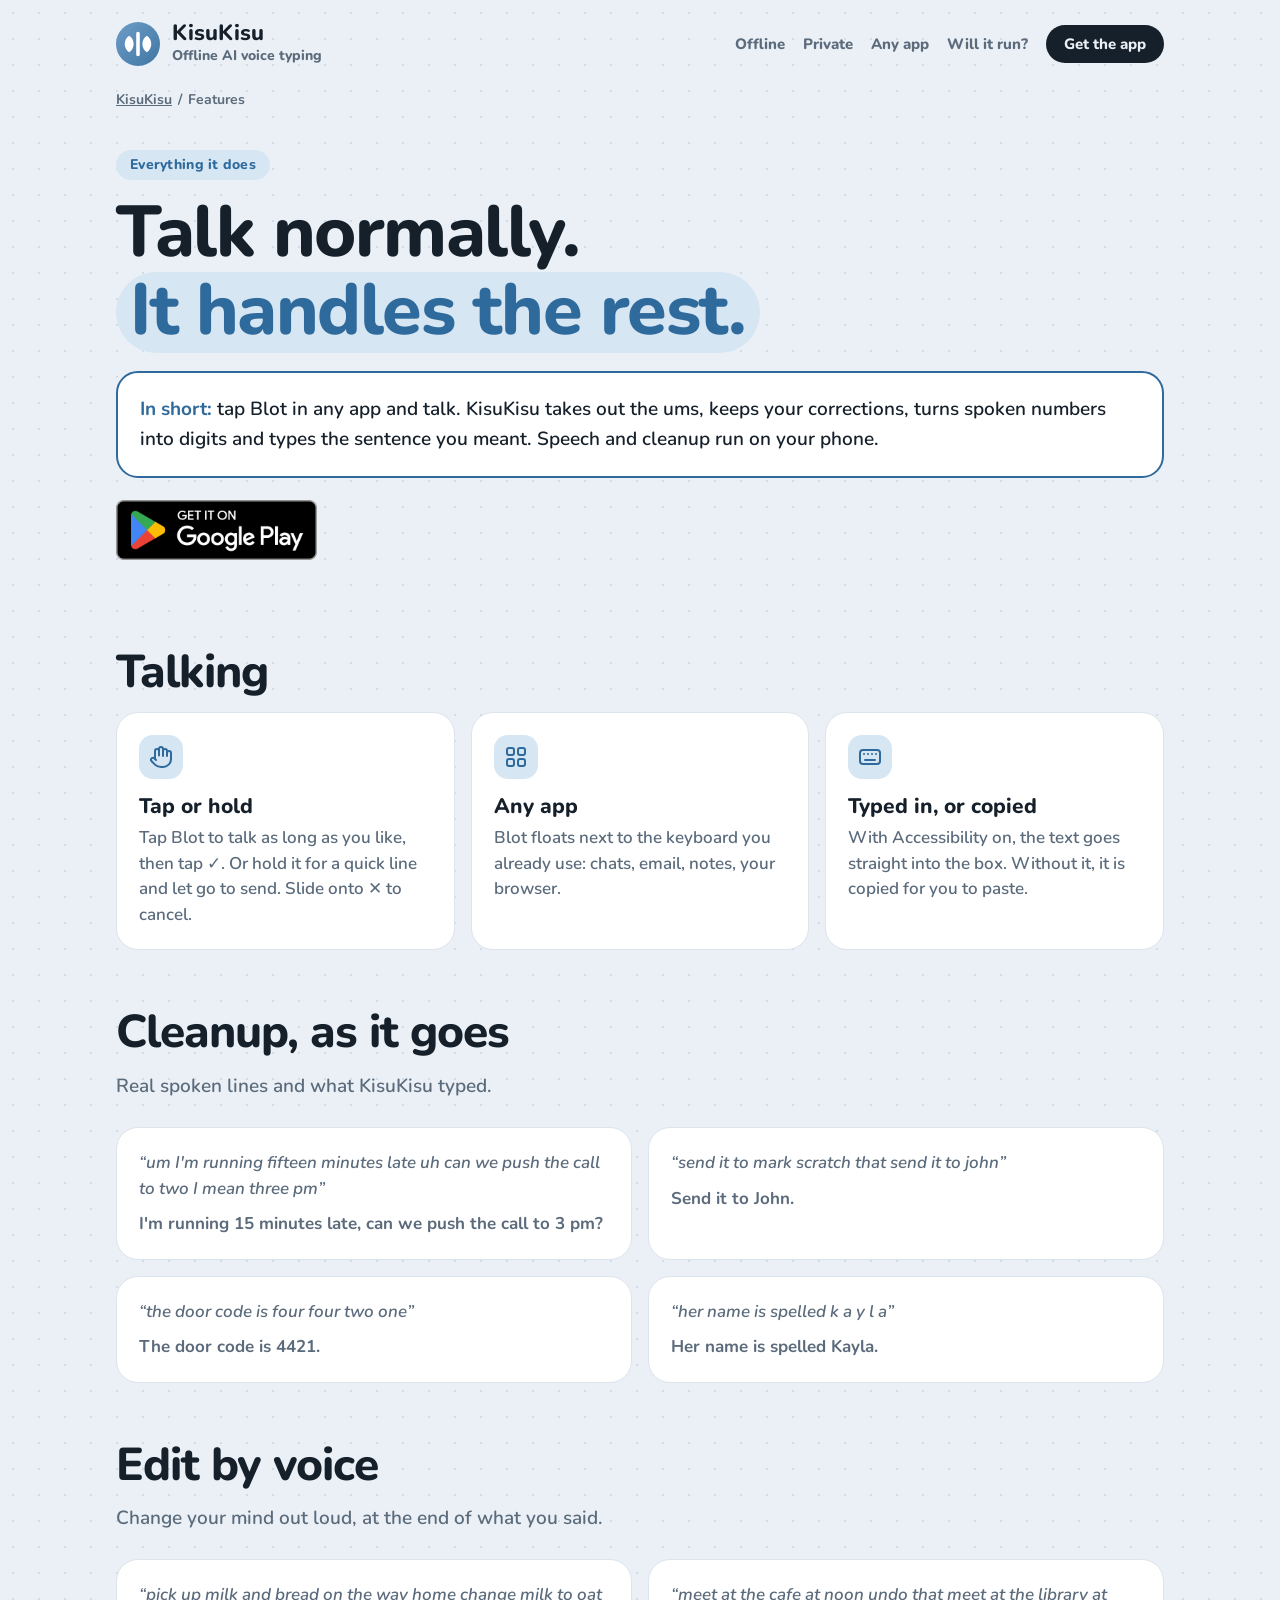
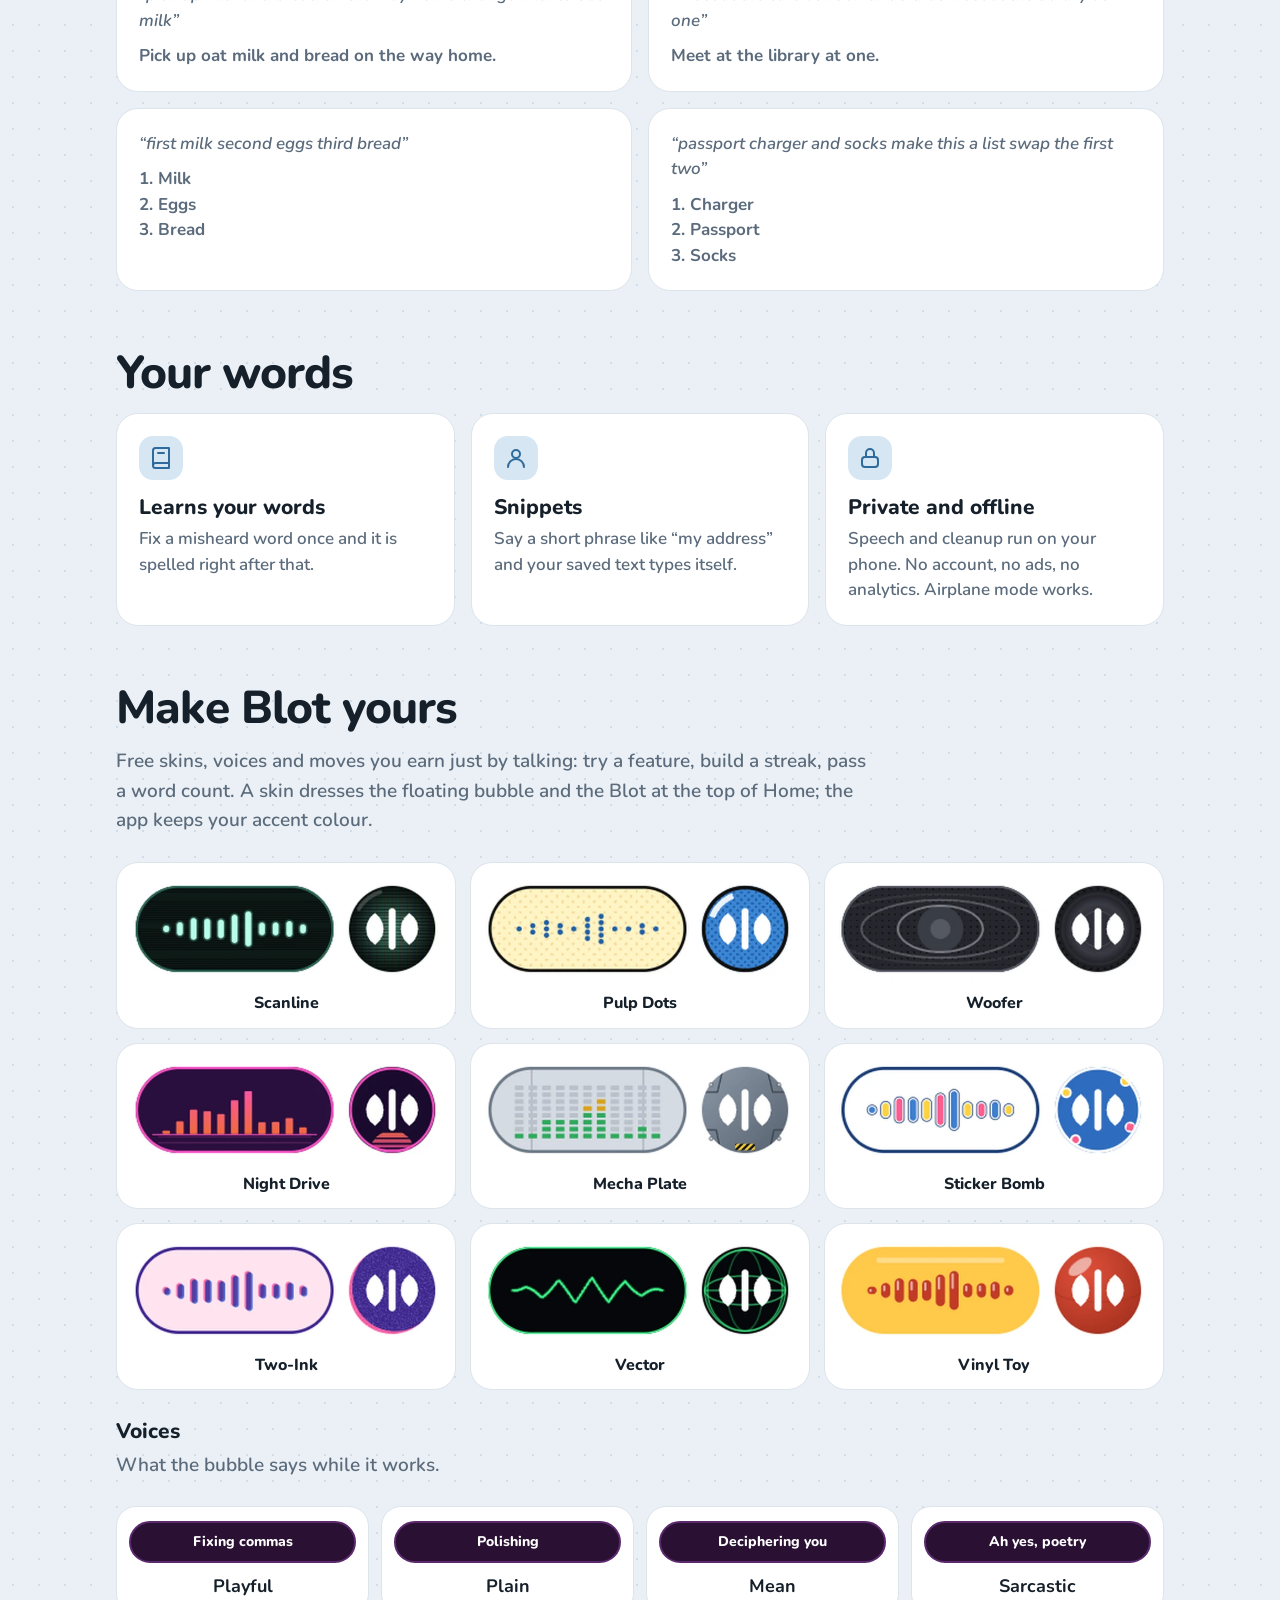
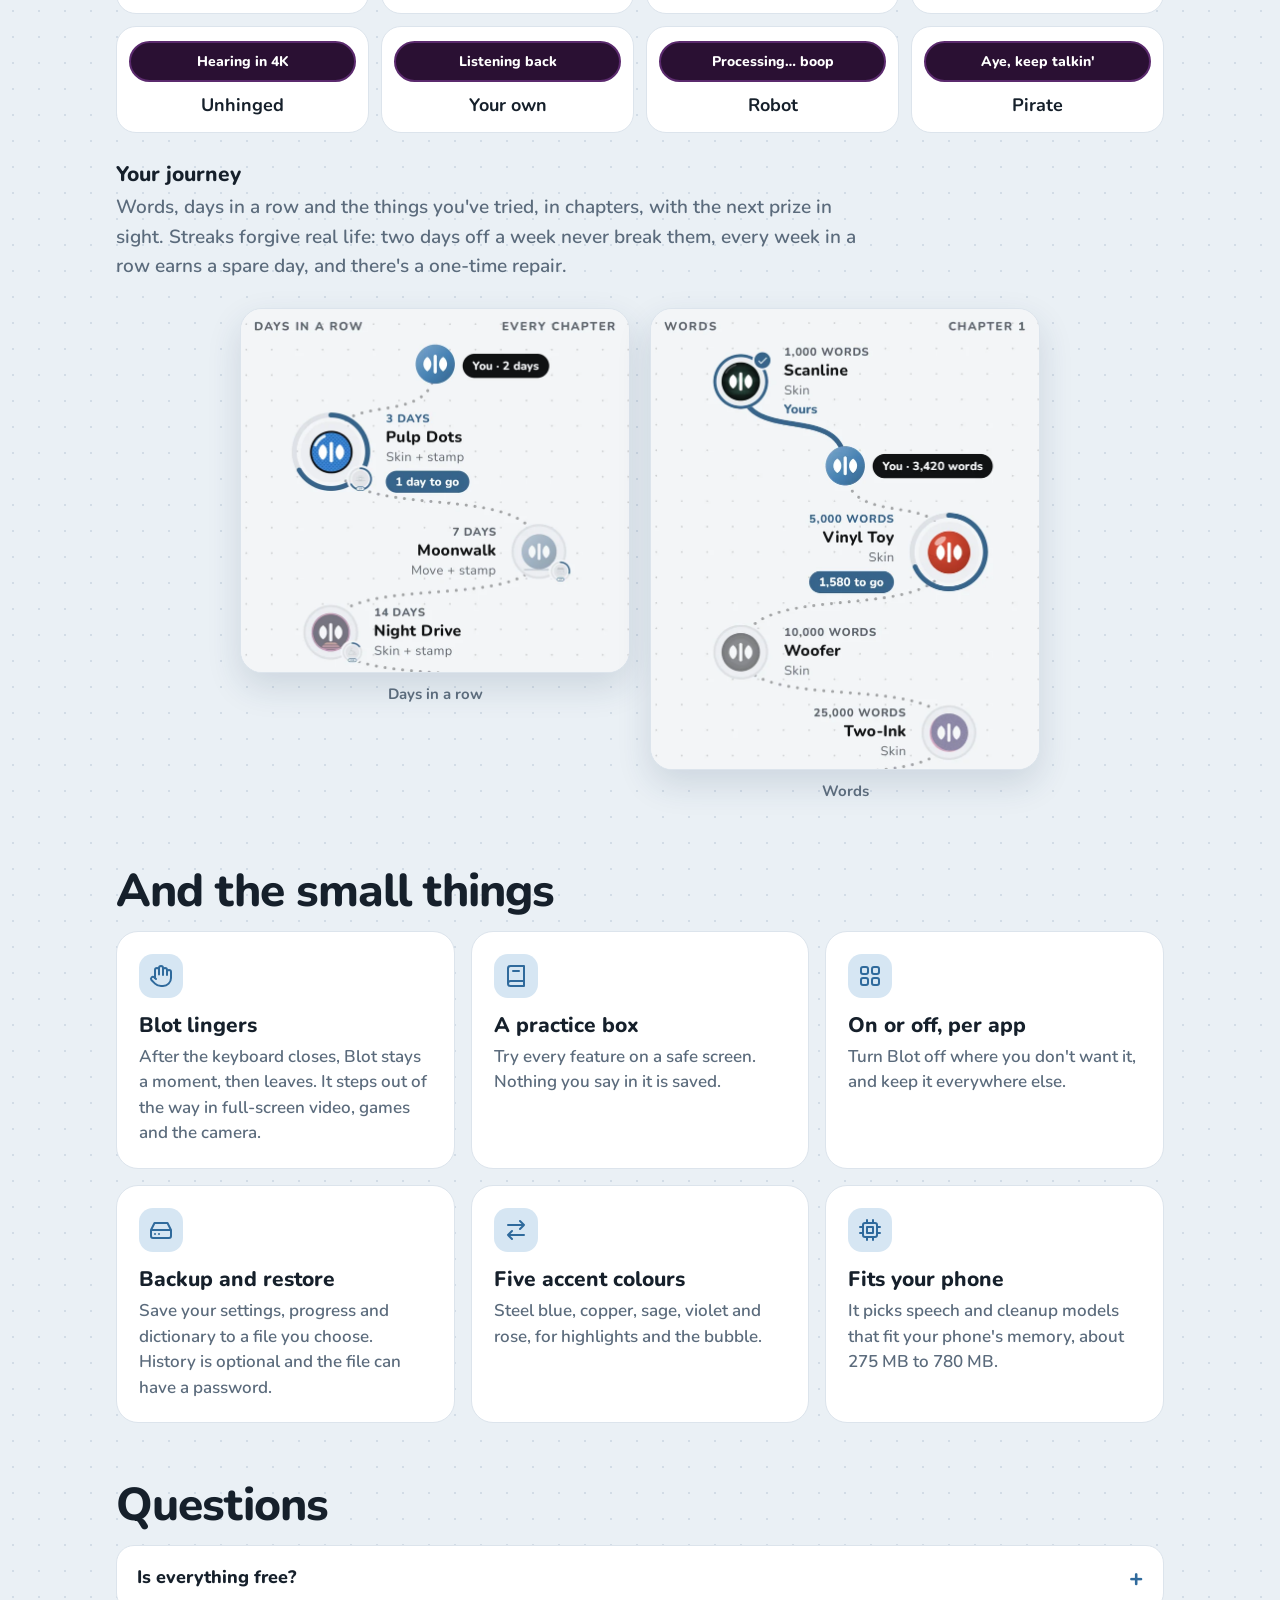
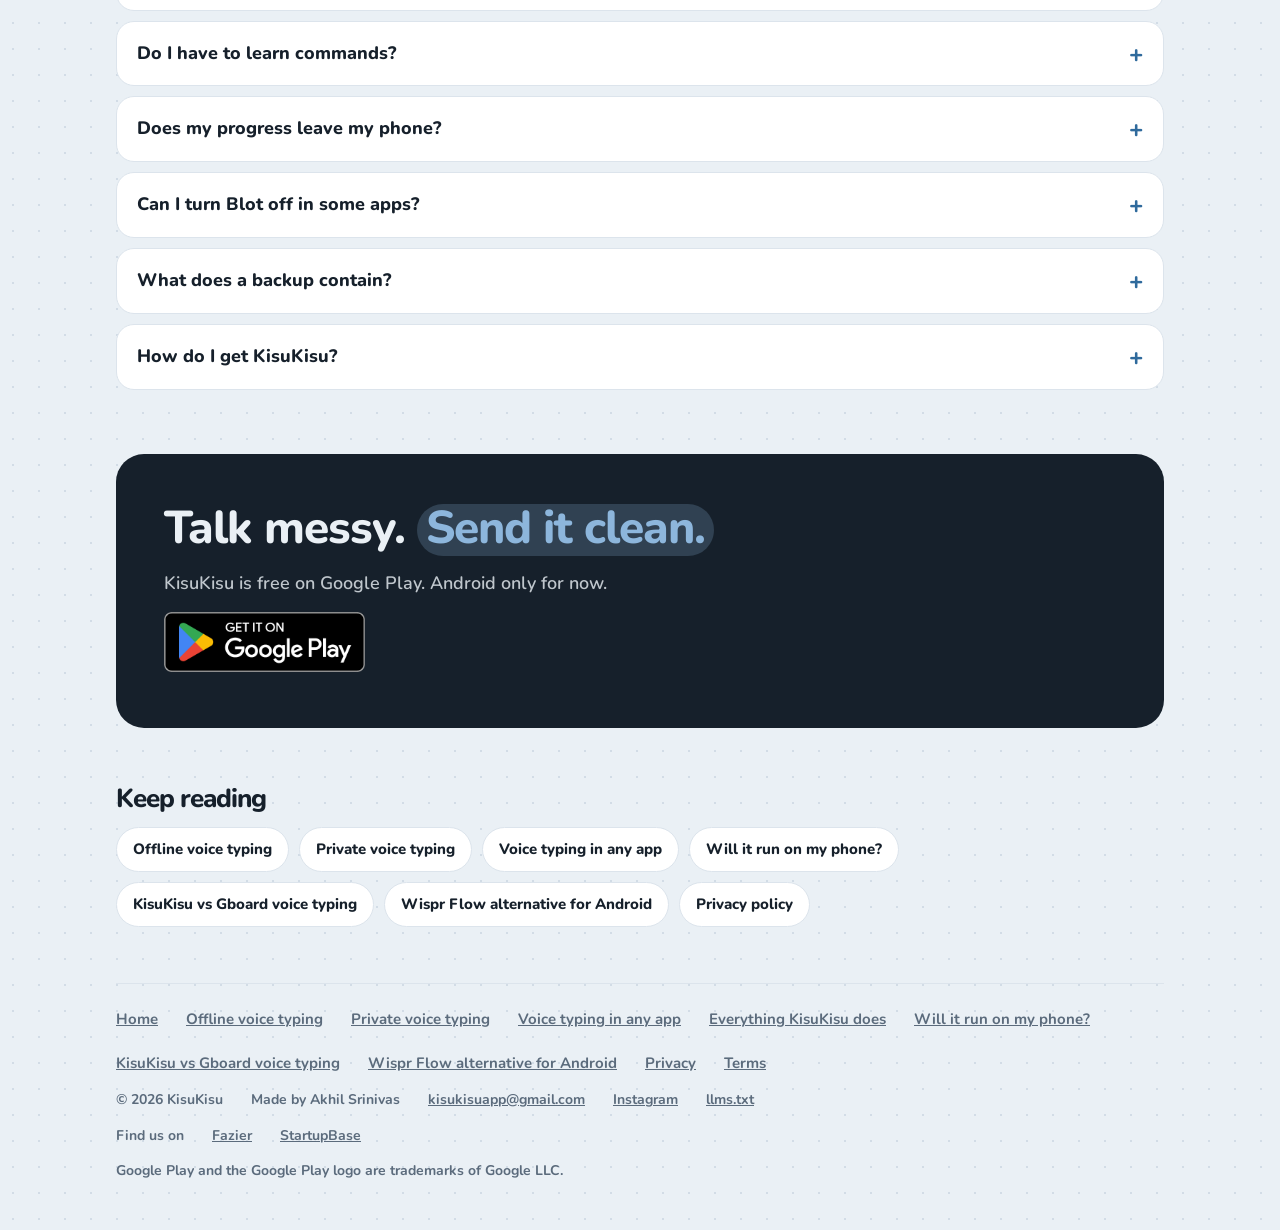
<file: make-it-yours.html>
<!doctype html><html lang="en"><head><meta charset="utf-8"><title>Make Blot yours</title>
<meta name="robots" content="noindex"><link rel="canonical" href="https://kisukisu-app.github.io/features.html#make-it-yours"><meta http-equiv="refresh" content="0; url=features.html#make-it-yours">
</head><body><p><a href="features.html#make-it-yours">Make Blot yours</a></p></body></html>
</file>
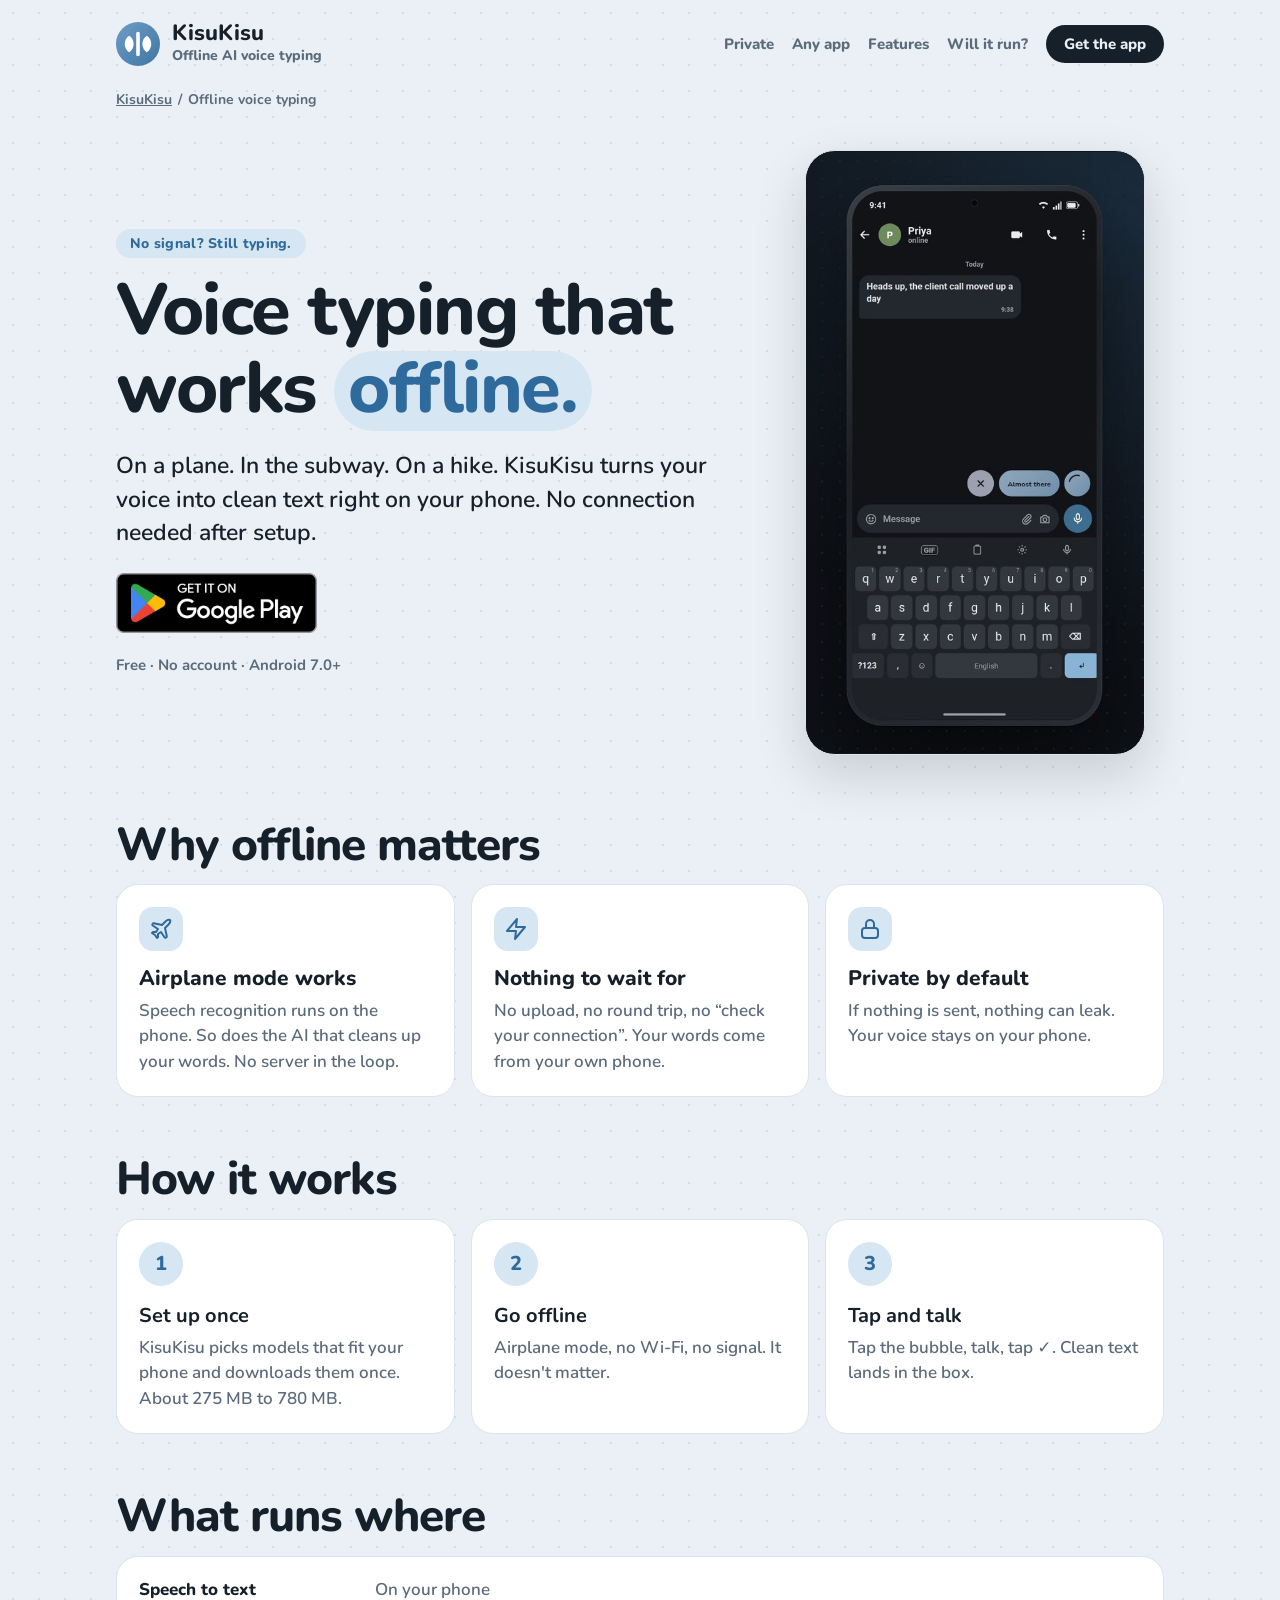
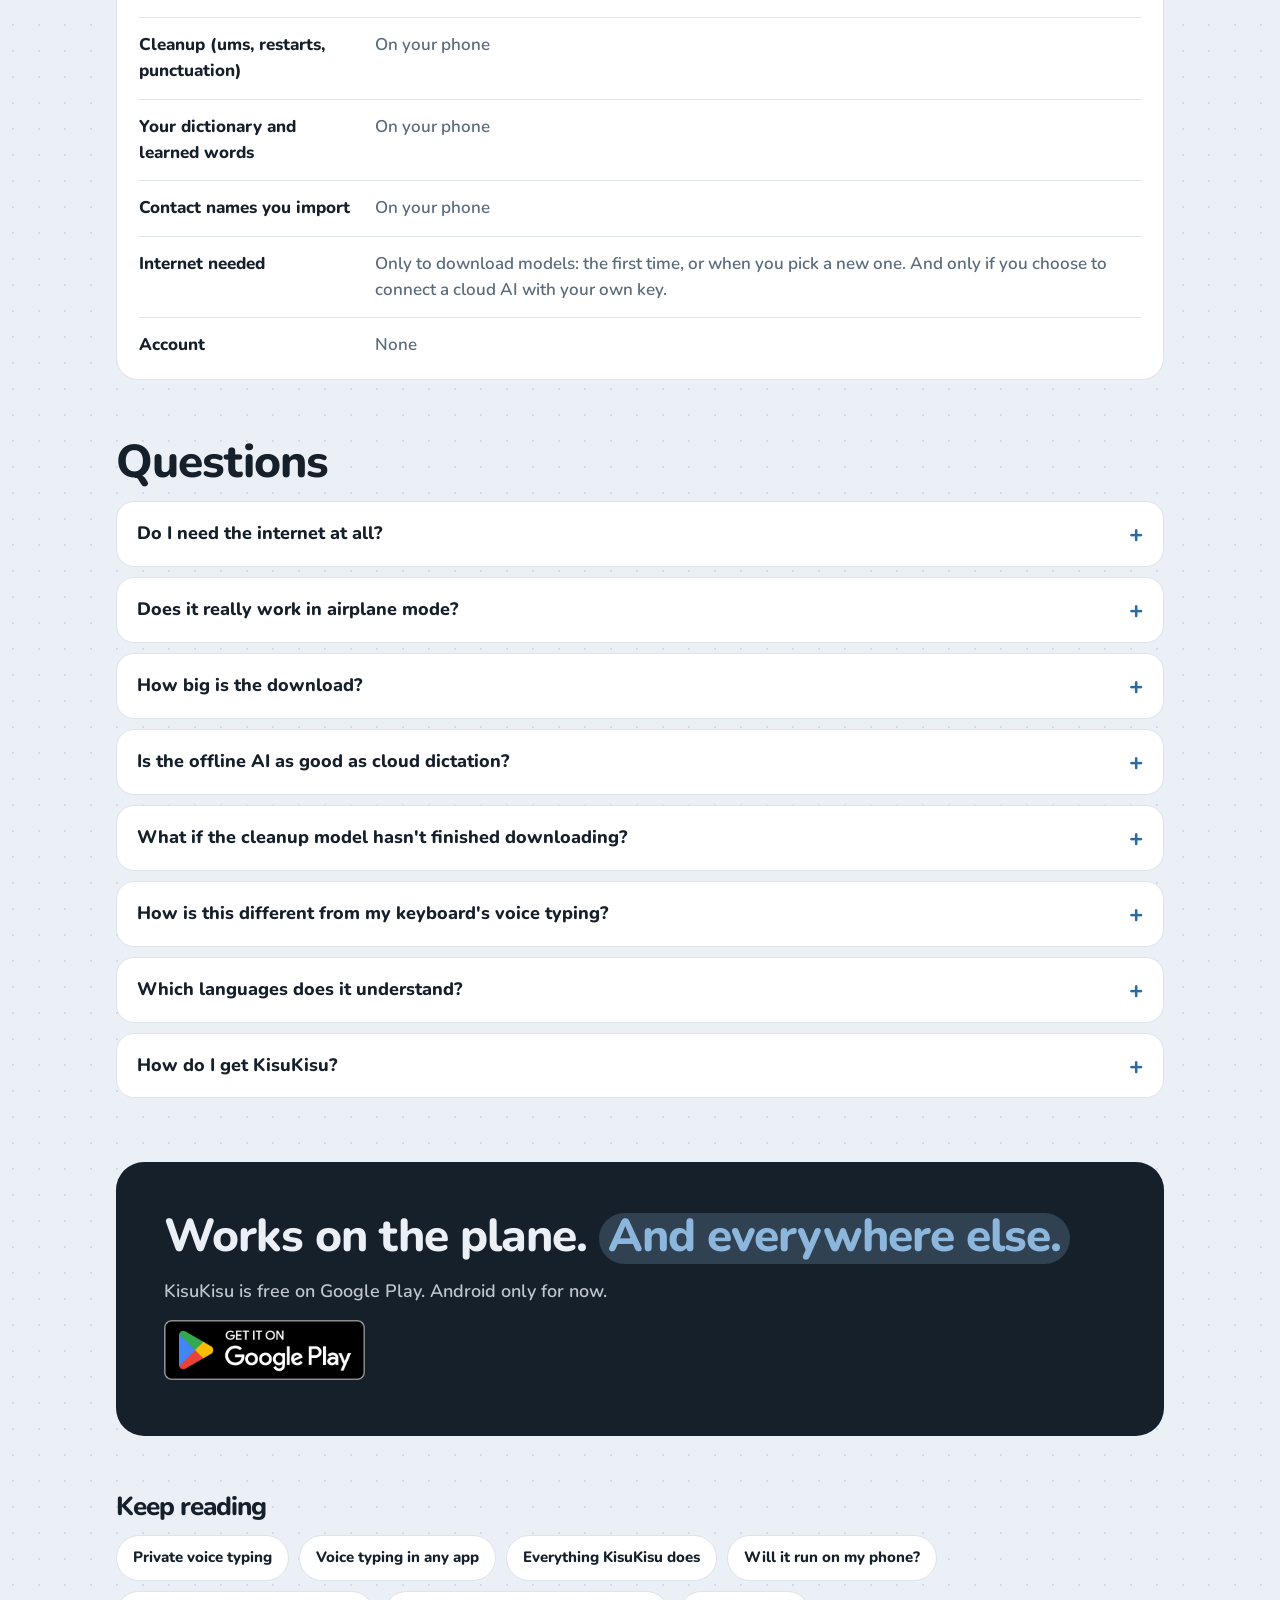
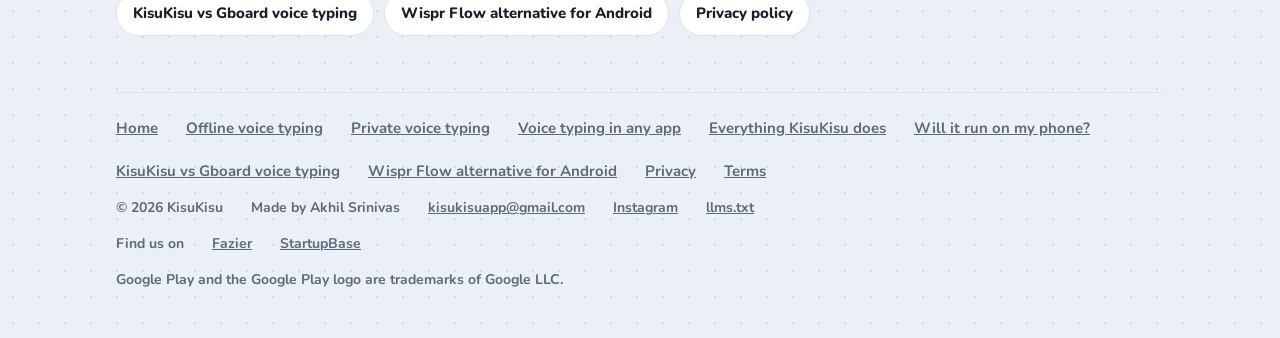
<file: offline-voice-typing.html>
<!doctype html>
<html lang="en">
<head>
<meta charset="utf-8">
<meta name="viewport" content="width=device-width, initial-scale=1">
<title>Offline Voice Typing for Android (2026): Works in Airplane Mode · KisuKisu</title>
<meta name="description" content="KisuKisu is voice typing for Android that works offline. Speech recognition and AI cleanup run on your phone, so it works in airplane mode with no signal. Free, no account.">
<link rel="canonical" href="https://kisukisu-app.github.io/offline-voice-typing.html">
<meta name="robots" content="index, follow">
<meta name="theme-color" content="#EAF0F5">
<meta property="og:type" content="article">
<meta property="og:site_name" content="KisuKisu">
<meta property="og:title" content="Offline Voice Typing for Android (2026): Works in Airplane Mode · KisuKisu">
<meta property="og:description" content="KisuKisu is voice typing for Android that works offline. Speech recognition and AI cleanup run on your phone, so it works in airplane mode with no signal. Free, no account.">
<meta property="og:url" content="https://kisukisu-app.github.io/offline-voice-typing.html">
<meta property="og:image" content="https://kisukisu-app.github.io/assets/og.png">
<meta property="og:image:width" content="1200">
<meta property="og:image:height" content="630">
<meta property="og:image:alt" content="KisuKisu: Talk messy. Send it clean. A phone with the voice bubble above the keyboard.">
<meta name="twitter:card" content="summary_large_image">
<meta name="twitter:title" content="Offline Voice Typing for Android (2026): Works in Airplane Mode · KisuKisu">
<meta name="twitter:description" content="KisuKisu is voice typing for Android that works offline. Speech recognition and AI cleanup run on your phone, so it works in airplane mode with no signal. Free, no account.">
<meta name="twitter:image" content="https://kisukisu-app.github.io/assets/og.png">
<link rel="preconnect" href="https://fonts.googleapis.com">
<link rel="preconnect" href="https://fonts.gstatic.com" crossorigin>
<link href="https://fonts.googleapis.com/css2?family=Nunito:wght@600;700;800&display=swap" rel="stylesheet">
<link rel="stylesheet" href="assets/site.css">
<script type="application/ld+json">
{
 "@context": "https://schema.org",
 "@type": "BreadcrumbList",
 "itemListElement": [
  {
   "@type": "ListItem",
   "position": 1,
   "name": "KisuKisu",
   "item": "https://kisukisu-app.github.io/"
  },
  {
   "@type": "ListItem",
   "position": 2,
   "name": "Offline voice typing",
   "item": "https://kisukisu-app.github.io/offline-voice-typing.html"
  }
 ]
}
</script>
<script type="application/ld+json">
{
 "@context": "https://schema.org",
 "@type": "FAQPage",
 "mainEntity": [
  {
   "@type": "Question",
   "name": "Do I need the internet at all?",
   "acceptedAnswer": {
    "@type": "Answer",
    "text": "Once. KisuKisu downloads its speech and cleanup models the first time you set it up. After that, dictation needs no connection. You only go online again if you choose a different model."
   }
  },
  {
   "@type": "Question",
   "name": "Does it really work in airplane mode?",
   "acceptedAnswer": {
    "@type": "Answer",
    "text": "Yes. Turn on airplane mode, turn off Wi-Fi, and dictate. Speech recognition, cleanup, your dictionary and your learned words are all on the phone."
   }
  },
  {
   "@type": "Question",
   "name": "How big is the download?",
   "acceptedAnswer": {
    "@type": "Answer",
    "text": "It depends on your phone. About 275 MB on most phones, and about 780 MB on a faster 6 GB phone or bigger. Exact model sizes."
   }
  },
  {
   "@type": "Question",
   "name": "Is the offline AI as good as cloud dictation?",
   "acceptedAnswer": {
    "@type": "Answer",
    "text": "On phones with 6 GB of memory or more, KisuKisu uses its largest, most accurate speech model. Smaller phones get lighter models that are a little less accurate on long or noisy speech. You can switch models any time in Settings."
   }
  },
  {
   "@type": "Question",
   "name": "What if the cleanup model hasn't finished downloading?",
   "acceptedAnswer": {
    "@type": "Answer",
    "text": "You can still dictate. KisuKisu tidies the text with its built-in rules (fillers, numbers, “new line”) and adds the AI cleanup once the model is in."
   }
  },
  {
   "@type": "Question",
   "name": "How is this different from my keyboard's voice typing?",
   "acceptedAnswer": {
    "@type": "Answer",
    "text": "Your keyboard types what you say. KisuKisu also removes the ums, restarts and “I mean”s, on the phone. KisuKisu vs Gboard."
   }
  },
  {
   "@type": "Question",
   "name": "Which languages does it understand?",
   "acceptedAnswer": {
    "@type": "Answer",
    "text": "English. Other languages are not supported yet."
   }
  },
  {
   "@type": "Question",
   "name": "How do I get KisuKisu?",
   "acceptedAnswer": {
    "@type": "Answer",
    "text": "KisuKisu is on Google Play. Install it like any other app."
   }
  }
 ]
}
</script>
</head>
<body>
<div class="wrap">
<header class="top">
  <a class="lock" href="./" aria-label="KisuKisu home"><svg width="44" height="44" viewBox="0 0 100 100" aria-hidden="true"><defs><linearGradient id="g" x1="0" y1="0" x2="1" y2="1"><stop offset="0" stop-color="#6E9CC6"/><stop offset="1" stop-color="#3F76A4"/></linearGradient></defs><circle cx="50" cy="50" r="50" fill="url(#g)"/><path transform="translate(7 7) scale(0.86)" fill="#fff" d="M26.7,28.5 A25.43,25.43 0 0,0 26.7,71.5 A25.43,25.43 0 0,0 26.7,28.5 Z M45.25,22.05 A4.75,4.75 0 0,1 54.75,22.05 L54.75,77.95 A4.75,4.75 0 0,1 45.25,77.95 Z M73.3,28.5 A25.43,25.43 0 0,0 73.3,71.5 A25.43,25.43 0 0,0 73.3,28.5 Z"/></svg><div><b>KisuKisu</b><span>Offline AI voice typing</span></div></a>
  <nav aria-label="Main"><a class="nl" href="private-voice-typing.html">Private</a><a class="nl" href="voice-typing-any-app.html">Any app</a><a class="nl" href="features.html">Features</a><a class="nl" href="will-it-run-on-my-phone.html">Will it run?</a><a class="cta small" href="https://play.google.com/store/apps/details?id=com.kisukisu.app">Get the app</a></nav>
</header>
<main>

<nav class="crumbs" aria-label="Breadcrumb"><a href="./">KisuKisu</a><span aria-hidden="true">/</span>Offline voice typing</nav>
<section class="hero">
  <div class="split">
    <div>
      <p class="kicker">No signal? Still typing.</p>
      <h1 class="mid">Voice typing that works <em>offline.</em></h1>
      <p class="lede">On a plane. In the subway. On a hike. KisuKisu turns your voice into clean text right on your phone. No connection needed after setup.</p>
      <a class="play-badge" href="https://play.google.com/store/apps/details?id=com.kisukisu.app"><img src="/assets/google-play-badge.png" alt="Get it on Google Play" width="201" height="60"></a>
      <p class="under">Free · No account · Android 7.0+</p>
    </div>
    <div class="reel"><video src="assets/reels/offline.mp4" poster="assets/reel-poster.jpg" muted autoplay loop playsinline preload="metadata" aria-label="KisuKisu dictating in airplane mode"></video></div>
  </div>
</section>

<section>
  <h2>Why offline matters</h2>
  <div class="grid">
<div class="card"><div class="ico"><svg width="24" height="24" viewBox="0 0 24 24" fill="none" stroke="currentColor" stroke-width="2" stroke-linecap="round" stroke-linejoin="round" aria-hidden="true"><path d="M17.8 19.2 16 11l3.5-3.5C21 6 21.5 4 21 3c-1-.5-3 0-4.5 1.5L13 8 4.8 6.2c-.5-.1-.9.1-1.1.5l-.3.5c-.2.5-.1 1 .3 1.3L9 12l-2 3H4l-1 1 3 2 2 3 1-1v-3l3-2 3.5 5.3c.3.4.8.5 1.3.3l.5-.2c.4-.3.6-.7.5-1.2z"/></svg></div><h3>Airplane mode works</h3><p>Speech recognition runs on the phone. So does the AI that cleans up your words. No server in the loop.</p></div>
<div class="card"><div class="ico"><svg width="24" height="24" viewBox="0 0 24 24" fill="none" stroke="currentColor" stroke-width="2" stroke-linecap="round" stroke-linejoin="round" aria-hidden="true"><path d="M13 2 3 14h9l-1 8 10-12h-9l1-8z"/></svg></div><h3>Nothing to wait for</h3><p>No upload, no round trip, no “check your connection”. Your words come from your own phone.</p></div>
<div class="card"><div class="ico"><svg width="24" height="24" viewBox="0 0 24 24" fill="none" stroke="currentColor" stroke-width="2" stroke-linecap="round" stroke-linejoin="round" aria-hidden="true"><rect x="4" y="11" width="16" height="10" rx="3"/><path d="M8 11V7a4 4 0 0 1 8 0v4"/></svg></div><h3>Private by default</h3><p>If nothing is sent, nothing can leak. Your voice stays on your phone.</p></div>
</div>
</section>

<section>
  <h2>How it works</h2>
  <ol class="steps"><li><b>Set up once</b><span>KisuKisu picks models that fit your phone and downloads them once. About 275 MB to 780 MB.</span></li><li><b>Go offline</b><span>Airplane mode, no Wi-Fi, no signal. It doesn't matter.</span></li><li><b>Tap and talk</b><span>Tap the bubble, talk, tap ✓. Clean text lands in the box.</span></li></ol>
</section>

<section>
  <h2>What runs where</h2>
  <div class="facts"><dl><div class="row"><dt>Speech to text</dt><dd>On your phone</dd></div><div class="row"><dt>Cleanup (ums, restarts, punctuation)</dt><dd>On your phone</dd></div><div class="row"><dt>Your dictionary and learned words</dt><dd>On your phone</dd></div><div class="row"><dt>Contact names you import</dt><dd>On your phone</dd></div><div class="row"><dt>Internet needed</dt><dd>Only to download models: the first time, or when you pick a new one. And only if you choose to connect a cloud AI with your own key.</dd></div><div class="row"><dt>Account</dt><dd>None</dd></div></dl></div>
</section>

<section>
  <h2>Questions</h2>
  <div class="faq">
<details><summary>Do I need the internet at all?</summary><div><p>Once. KisuKisu downloads its speech and cleanup models the first time you set it up. After that, dictation needs no connection. You only go online again if you choose a different model.</p></div></details>
<details><summary>Does it really work in airplane mode?</summary><div><p>Yes. Turn on airplane mode, turn off Wi-Fi, and dictate. Speech recognition, cleanup, your dictionary and your learned words are all on the phone.</p></div></details>
<details><summary>How big is the download?</summary><div><p>It depends on your phone. About 275 MB on most phones, and about 780 MB on a faster 6 GB phone or bigger. <a href="will-it-run-on-my-phone.html">Exact model sizes</a>.</p></div></details>
<details><summary>Is the offline AI as good as cloud dictation?</summary><div><p>On phones with 6 GB of memory or more, KisuKisu uses its largest, most accurate speech model. Smaller phones get lighter models that are a little less accurate on long or noisy speech. You can switch models any time in Settings.</p></div></details>
<details><summary>What if the cleanup model hasn't finished downloading?</summary><div><p>You can still dictate. KisuKisu tidies the text with its built-in rules (fillers, numbers, “new line”) and adds the AI cleanup once the model is in.</p></div></details>
<details><summary>How is this different from my keyboard's voice typing?</summary><div><p>Your keyboard types what you say. KisuKisu also removes the ums, restarts and “I mean”s, on the phone. <a href="compare/gboard-voice-typing.html">KisuKisu vs Gboard</a>.</p></div></details>
<details><summary>Which languages does it understand?</summary><div><p>English. Other languages are not supported yet.</p></div></details>
<details><summary>How do I get KisuKisu?</summary><div><p>KisuKisu is on <a href="https://play.google.com/store/apps/details?id=com.kisukisu.app">Google Play</a>. Install it like any other app.</p></div></details>
</div>
</section>

<section id="beta" class="beta">
  <h2>Works on the plane. <em>And everywhere else.</em></h2>
  <p>KisuKisu is free on Google Play. Android only for now.</p>
  <a class="play-badge" href="https://play.google.com/store/apps/details?id=com.kisukisu.app"><img src="/assets/google-play-badge.png" alt="Get it on Google Play" width="201" height="60"></a>
</section>
<section><h2 style="font-size:26px">Keep reading</h2><div class="related"><a href="private-voice-typing.html">Private voice typing</a><a href="voice-typing-any-app.html">Voice typing in any app</a><a href="features.html">Everything KisuKisu does</a><a href="will-it-run-on-my-phone.html">Will it run on my phone?</a><a href="compare/gboard-voice-typing.html">KisuKisu vs Gboard voice typing</a><a href="compare/wispr-flow-alternative-android.html">Wispr Flow alternative for Android</a><a href="privacy.html">Privacy policy</a></div></section>

</main>
<footer>
  <div class="cols"><a href="./">Home</a><a href="offline-voice-typing.html">Offline voice typing</a><a href="private-voice-typing.html">Private voice typing</a><a href="voice-typing-any-app.html">Voice typing in any app</a><a href="features.html">Everything KisuKisu does</a><a href="will-it-run-on-my-phone.html">Will it run on my phone?</a><a href="compare/gboard-voice-typing.html">KisuKisu vs Gboard voice typing</a><a href="compare/wispr-flow-alternative-android.html">Wispr Flow alternative for Android</a><a href="privacy.html">Privacy</a><a href="terms.html">Terms</a></div>
  <div class="cols fine"><span>© 2026 KisuKisu</span><span>Made by Akhil Srinivas</span><a href="mailto:kisukisuapp@gmail.com">kisukisuapp@gmail.com</a><a href="https://instagram.com/kisukisuapp">Instagram</a><a href="llms.txt">llms.txt</a></div>
  <div class="cols fine"><span>Find us on</span><a href="https://fazier.com">Fazier</a><a href="https://startupbase.io">StartupBase</a></div>
  <div class="cols fine"><span>Google Play and the Google Play logo are trademarks of Google LLC.</span></div>
</footer>
</div>
</body>
</html>
</file>
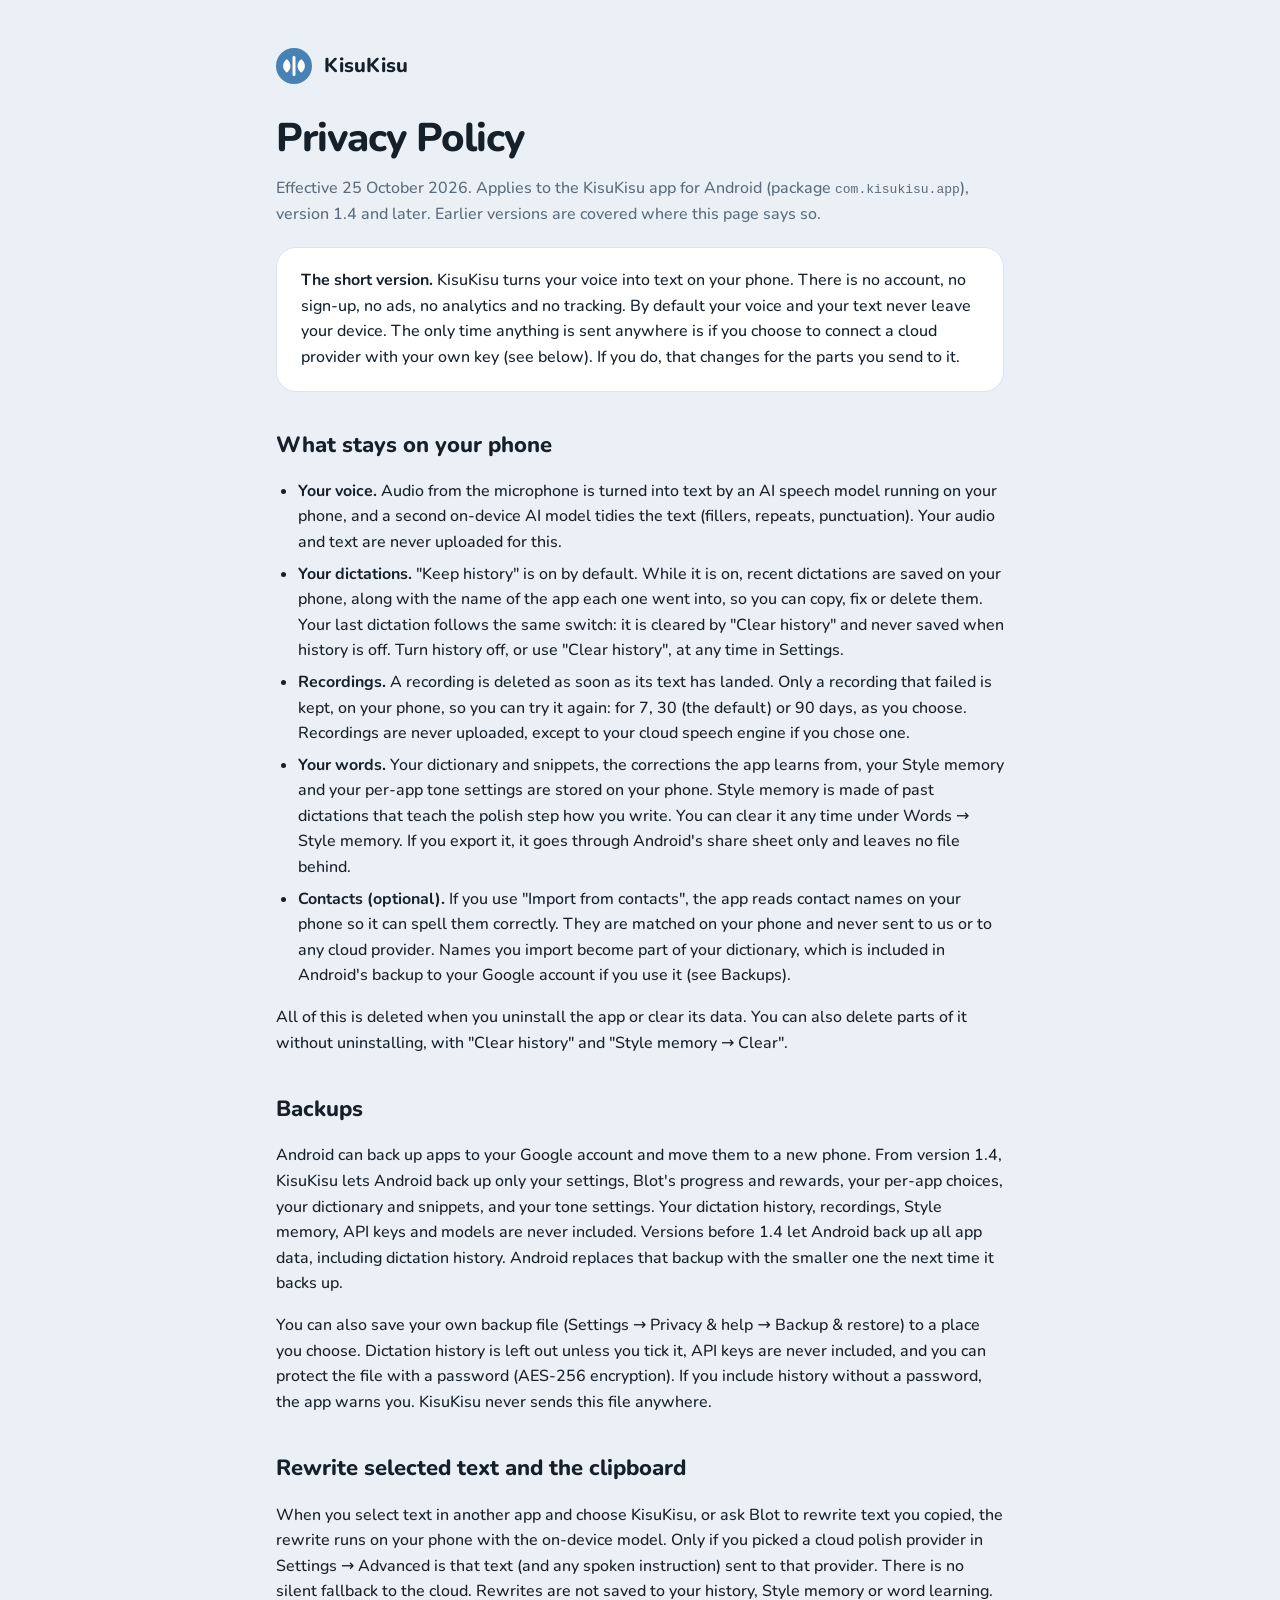
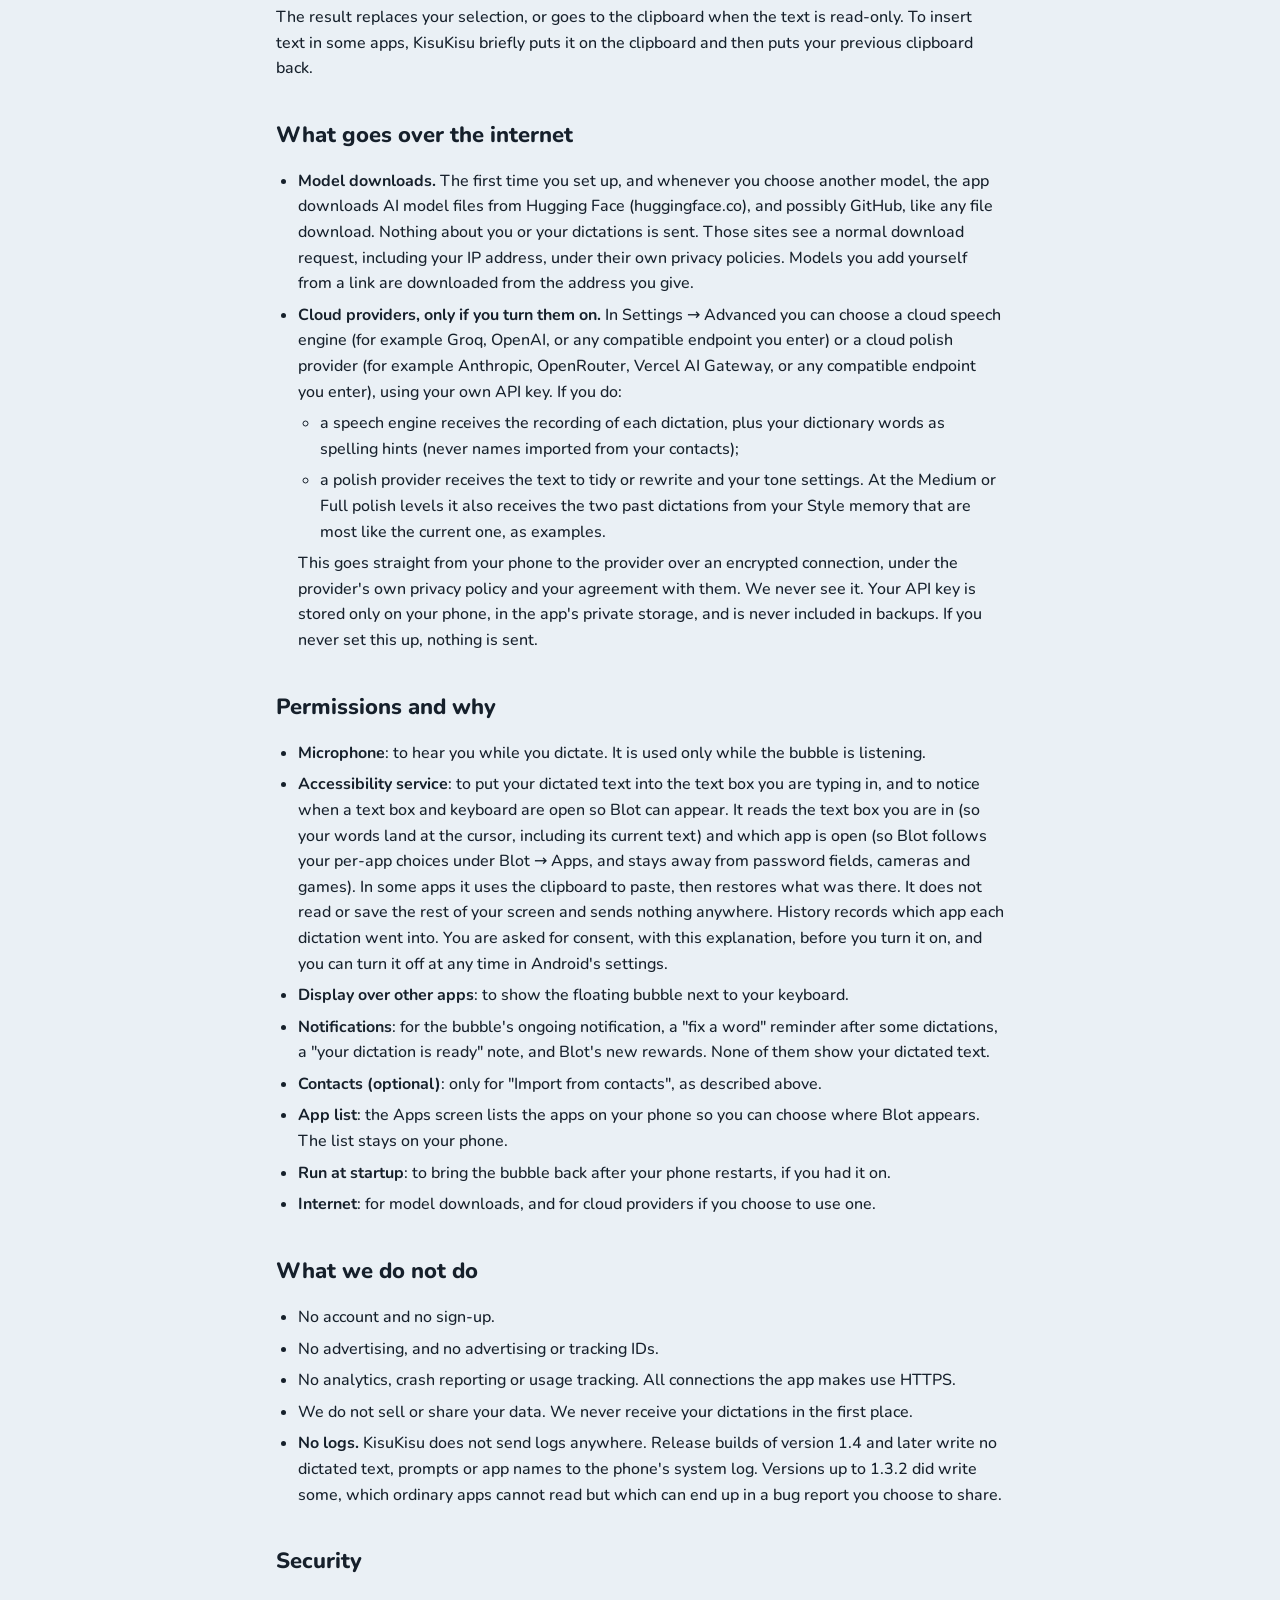
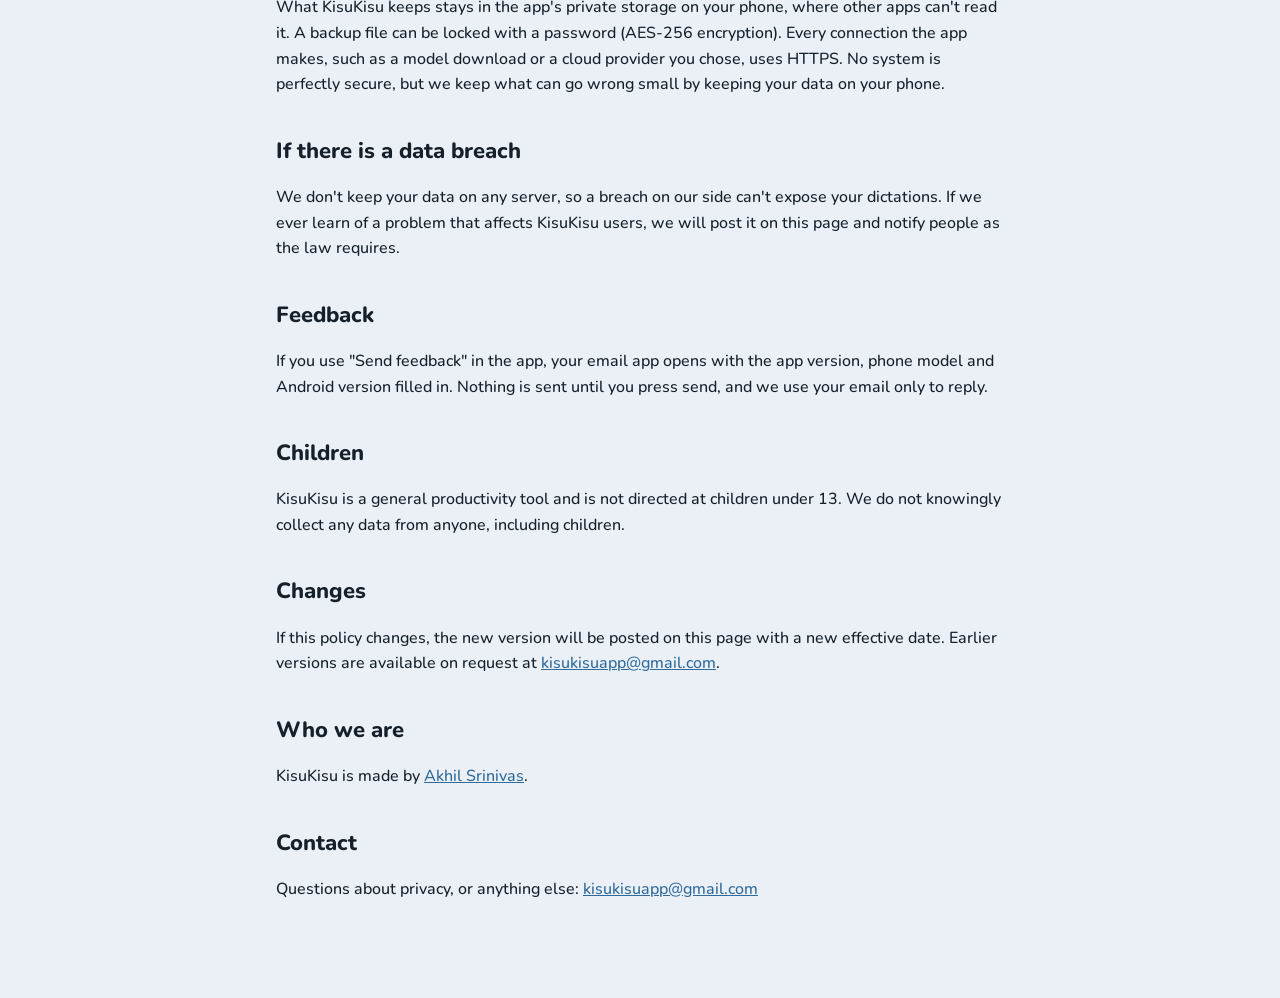
<file: privacy.html>
<!doctype html>
<html lang="en">
<head>
<meta charset="utf-8">
<meta name="viewport" content="width=device-width, initial-scale=1">
<title>KisuKisu Privacy Policy</title>
<meta name="description" content="How KisuKisu, offline AI voice typing for Android, handles your data.">
<link rel="preconnect" href="https://fonts.googleapis.com">
<link href="https://fonts.googleapis.com/css2?family=Nunito:wght@500;700;800&display=swap" rel="stylesheet">
<style>
:root { --bg: #EAF0F5; --card: #FFFFFF; --ink: #16202B; --ink2: #5B6B7C; --accent: #2F6A9C; --line: #DCE4EC; }
@media (prefers-color-scheme: dark) { :root { --bg: #0E1116; --card: #161B22; --ink: #EEF2F6; --ink2: #93A1B0; --accent: #8DB6DC; --line: #28303A; } }
* { box-sizing: border-box; }
body { margin: 0; background: var(--bg); color: var(--ink); font-family: Nunito, system-ui, sans-serif; font-weight: 500; line-height: 1.6; }
main { max-width: 760px; margin: 0 auto; padding: 48px 16px 80px; }
a { color: var(--accent); }
header { display: flex; align-items: center; gap: 12px; margin-bottom: 32px; }
header a { text-decoration: none; color: inherit; font-weight: 800; font-size: 20px; display: flex; align-items: center; gap: 12px; }
h1 { font-size: 40px; line-height: 1.1; margin: 0 0 8px; font-weight: 800; letter-spacing: -1px; }
h2 { font-size: 22px; margin: 36px 0 8px; font-weight: 800; }
.muted { color: var(--ink2); }
.card { background: var(--card); border: 1px solid var(--line); border-radius: 20px; padding: 20px 24px; margin: 20px 0; }
ul { padding-left: 22px; }
li { margin: 6px 0; }
</style>
</head>
<body>
<main>
<header><a href="./"><svg width="36" height="36" viewBox="0 0 100 100" aria-hidden="true"><circle cx="50" cy="50" r="50" fill="#4682B4"/><path transform="translate(7 7) scale(0.86)" fill="#fff" d="M26.7,28.5 A25.43,25.43 0 0,0 26.7,71.5 A25.43,25.43 0 0,0 26.7,28.5 Z M45.25,22.05 A4.75,4.75 0 0,1 54.75,22.05 L54.75,77.95 A4.75,4.75 0 0,1 45.25,77.95 Z M73.3,28.5 A25.43,25.43 0 0,0 73.3,71.5 A25.43,25.43 0 0,0 73.3,28.5 Z"/></svg>KisuKisu</a></header>

<h1>Privacy Policy</h1>
<p class="muted">Effective 25 October 2026. Applies to the KisuKisu app for Android (package <code>com.kisukisu.app</code>), version 1.4 and later. Earlier versions are covered where this page says so.</p>

<div class="card">
<strong>The short version.</strong> KisuKisu turns your voice into text on your phone. There is no account, no sign-up, no ads, no analytics and no tracking. By default your voice and your text never leave your device. The only time anything is sent anywhere is if you choose to connect a cloud provider with your own key (see below). If you do, that changes for the parts you send to it.
</div>

<h2>What stays on your phone</h2>
<ul>
<li><strong>Your voice.</strong> Audio from the microphone is turned into text by an AI speech model running on your phone, and a second on-device AI model tidies the text (fillers, repeats, punctuation). Your audio and text are never uploaded for this.</li>
<li><strong>Your dictations.</strong> "Keep history" is on by default. While it is on, recent dictations are saved on your phone, along with the name of the app each one went into, so you can copy, fix or delete them. Your last dictation follows the same switch: it is cleared by "Clear history" and never saved when history is off. Turn history off, or use "Clear history", at any time in Settings.</li>
<li><strong>Recordings.</strong> A recording is deleted as soon as its text has landed. Only a recording that failed is kept, on your phone, so you can try it again: for 7, 30 (the default) or 90 days, as you choose. Recordings are never uploaded, except to your cloud speech engine if you chose one.</li>
<li><strong>Your words.</strong> Your dictionary and snippets, the corrections the app learns from, your Style memory and your per-app tone settings are stored on your phone. Style memory is made of past dictations that teach the polish step how you write. You can clear it any time under Words &rarr; Style memory. If you export it, it goes through Android's share sheet only and leaves no file behind.</li>
<li><strong>Contacts (optional).</strong> If you use "Import from contacts", the app reads contact names on your phone so it can spell them correctly. They are matched on your phone and never sent to us or to any cloud provider. Names you import become part of your dictionary, which is included in Android's backup to your Google account if you use it (see Backups).</li>
</ul>
<p>All of this is deleted when you uninstall the app or clear its data. You can also delete parts of it without uninstalling, with "Clear history" and "Style memory &rarr; Clear".</p>

<h2>Backups</h2>
<p>Android can back up apps to your Google account and move them to a new phone. From version 1.4, KisuKisu lets Android back up only your settings, Blot's progress and rewards, your per-app choices, your dictionary and snippets, and your tone settings. Your dictation history, recordings, Style memory, API keys and models are never included. Versions before 1.4 let Android back up all app data, including dictation history. Android replaces that backup with the smaller one the next time it backs up.</p>
<p>You can also save your own backup file (Settings &rarr; Privacy &amp; help &rarr; Backup &amp; restore) to a place you choose. Dictation history is left out unless you tick it, API keys are never included, and you can protect the file with a password (AES-256 encryption). If you include history without a password, the app warns you. KisuKisu never sends this file anywhere.</p>

<h2>Rewrite selected text and the clipboard</h2>
<p>When you select text in another app and choose KisuKisu, or ask Blot to rewrite text you copied, the rewrite runs on your phone with the on-device model. Only if you picked a cloud polish provider in Settings &rarr; Advanced is that text (and any spoken instruction) sent to that provider. There is no silent fallback to the cloud. Rewrites are not saved to your history, Style memory or word learning. The result replaces your selection, or goes to the clipboard when the text is read-only. To insert text in some apps, KisuKisu briefly puts it on the clipboard and then puts your previous clipboard back.</p>

<h2>What goes over the internet</h2>
<ul>
<li><strong>Model downloads.</strong> The first time you set up, and whenever you choose another model, the app downloads AI model files from Hugging Face (huggingface.co), and possibly GitHub, like any file download. Nothing about you or your dictations is sent. Those sites see a normal download request, including your IP address, under their own privacy policies. Models you add yourself from a link are downloaded from the address you give.</li>
<li><strong>Cloud providers, only if you turn them on.</strong> In Settings &rarr; Advanced you can choose a cloud speech engine (for example Groq, OpenAI, or any compatible endpoint you enter) or a cloud polish provider (for example Anthropic, OpenRouter, Vercel AI Gateway, or any compatible endpoint you enter), using your own API key. If you do:
<ul>
<li>a speech engine receives the recording of each dictation, plus your dictionary words as spelling hints (never names imported from your contacts);</li>
<li>a polish provider receives the text to tidy or rewrite and your tone settings. At the Medium or Full polish levels it also receives the two past dictations from your Style memory that are most like the current one, as examples.</li>
</ul>
This goes straight from your phone to the provider over an encrypted connection, under the provider's own privacy policy and your agreement with them. We never see it. Your API key is stored only on your phone, in the app's private storage, and is never included in backups. If you never set this up, nothing is sent.</li>
</ul>

<h2>Permissions and why</h2>
<ul>
<li><strong>Microphone</strong>: to hear you while you dictate. It is used only while the bubble is listening.</li>
<li><strong>Accessibility service</strong>: to put your dictated text into the text box you are typing in, and to notice when a text box and keyboard are open so Blot can appear. It reads the text box you are in (so your words land at the cursor, including its current text) and which app is open (so Blot follows your per-app choices under Blot &rarr; Apps, and stays away from password fields, cameras and games). In some apps it uses the clipboard to paste, then restores what was there. It does not read or save the rest of your screen and sends nothing anywhere. History records which app each dictation went into. You are asked for consent, with this explanation, before you turn it on, and you can turn it off at any time in Android's settings.</li>
<li><strong>Display over other apps</strong>: to show the floating bubble next to your keyboard.</li>
<li><strong>Notifications</strong>: for the bubble's ongoing notification, a "fix a word" reminder after some dictations, a "your dictation is ready" note, and Blot's new rewards. None of them show your dictated text.</li>
<li><strong>Contacts (optional)</strong>: only for "Import from contacts", as described above.</li>
<li><strong>App list</strong>: the Apps screen lists the apps on your phone so you can choose where Blot appears. The list stays on your phone.</li>
<li><strong>Run at startup</strong>: to bring the bubble back after your phone restarts, if you had it on.</li>
<li><strong>Internet</strong>: for model downloads, and for cloud providers if you choose to use one.</li>
</ul>

<h2>What we do not do</h2>
<ul>
<li>No account and no sign-up.</li>
<li>No advertising, and no advertising or tracking IDs.</li>
<li>No analytics, crash reporting or usage tracking. All connections the app makes use HTTPS.</li>
<li>We do not sell or share your data. We never receive your dictations in the first place.</li>
<li><strong>No logs.</strong> KisuKisu does not send logs anywhere. Release builds of version 1.4 and later write no dictated text, prompts or app names to the phone's system log. Versions up to 1.3.2 did write some, which ordinary apps cannot read but which can end up in a bug report you choose to share.</li>
</ul>

<h2>Security</h2>
<p>What KisuKisu keeps stays in the app's private storage on your phone, where other apps can't read it. A backup file can be locked with a password (AES-256 encryption). Every connection the app makes, such as a model download or a cloud provider you chose, uses HTTPS. No system is perfectly secure, but we keep what can go wrong small by keeping your data on your phone.</p>

<h2>If there is a data breach</h2>
<p>We don't keep your data on any server, so a breach on our side can't expose your dictations. If we ever learn of a problem that affects KisuKisu users, we will post it on this page and notify people as the law requires.</p>

<h2>Feedback</h2>
<p>If you use "Send feedback" in the app, your email app opens with the app version, phone model and Android version filled in. Nothing is sent until you press send, and we use your email only to reply.</p>

<h2>Children</h2>
<p>KisuKisu is a general productivity tool and is not directed at children under 13. We do not knowingly collect any data from anyone, including children.</p>

<h2>Changes</h2>
<p>If this policy changes, the new version will be posted on this page with a new effective date. Earlier versions are available on request at <a href="mailto:kisukisuapp@gmail.com">kisukisuapp@gmail.com</a>.</p>

<h2>Who we are</h2>
<p>KisuKisu is made by <a href="https://github.com/akhilsrini">Akhil Srinivas</a>.</p>

<h2>Contact</h2>
<p>Questions about privacy, or anything else: <a href="mailto:kisukisuapp@gmail.com">kisukisuapp@gmail.com</a></p>
</main>
</body>
</html>
</file>
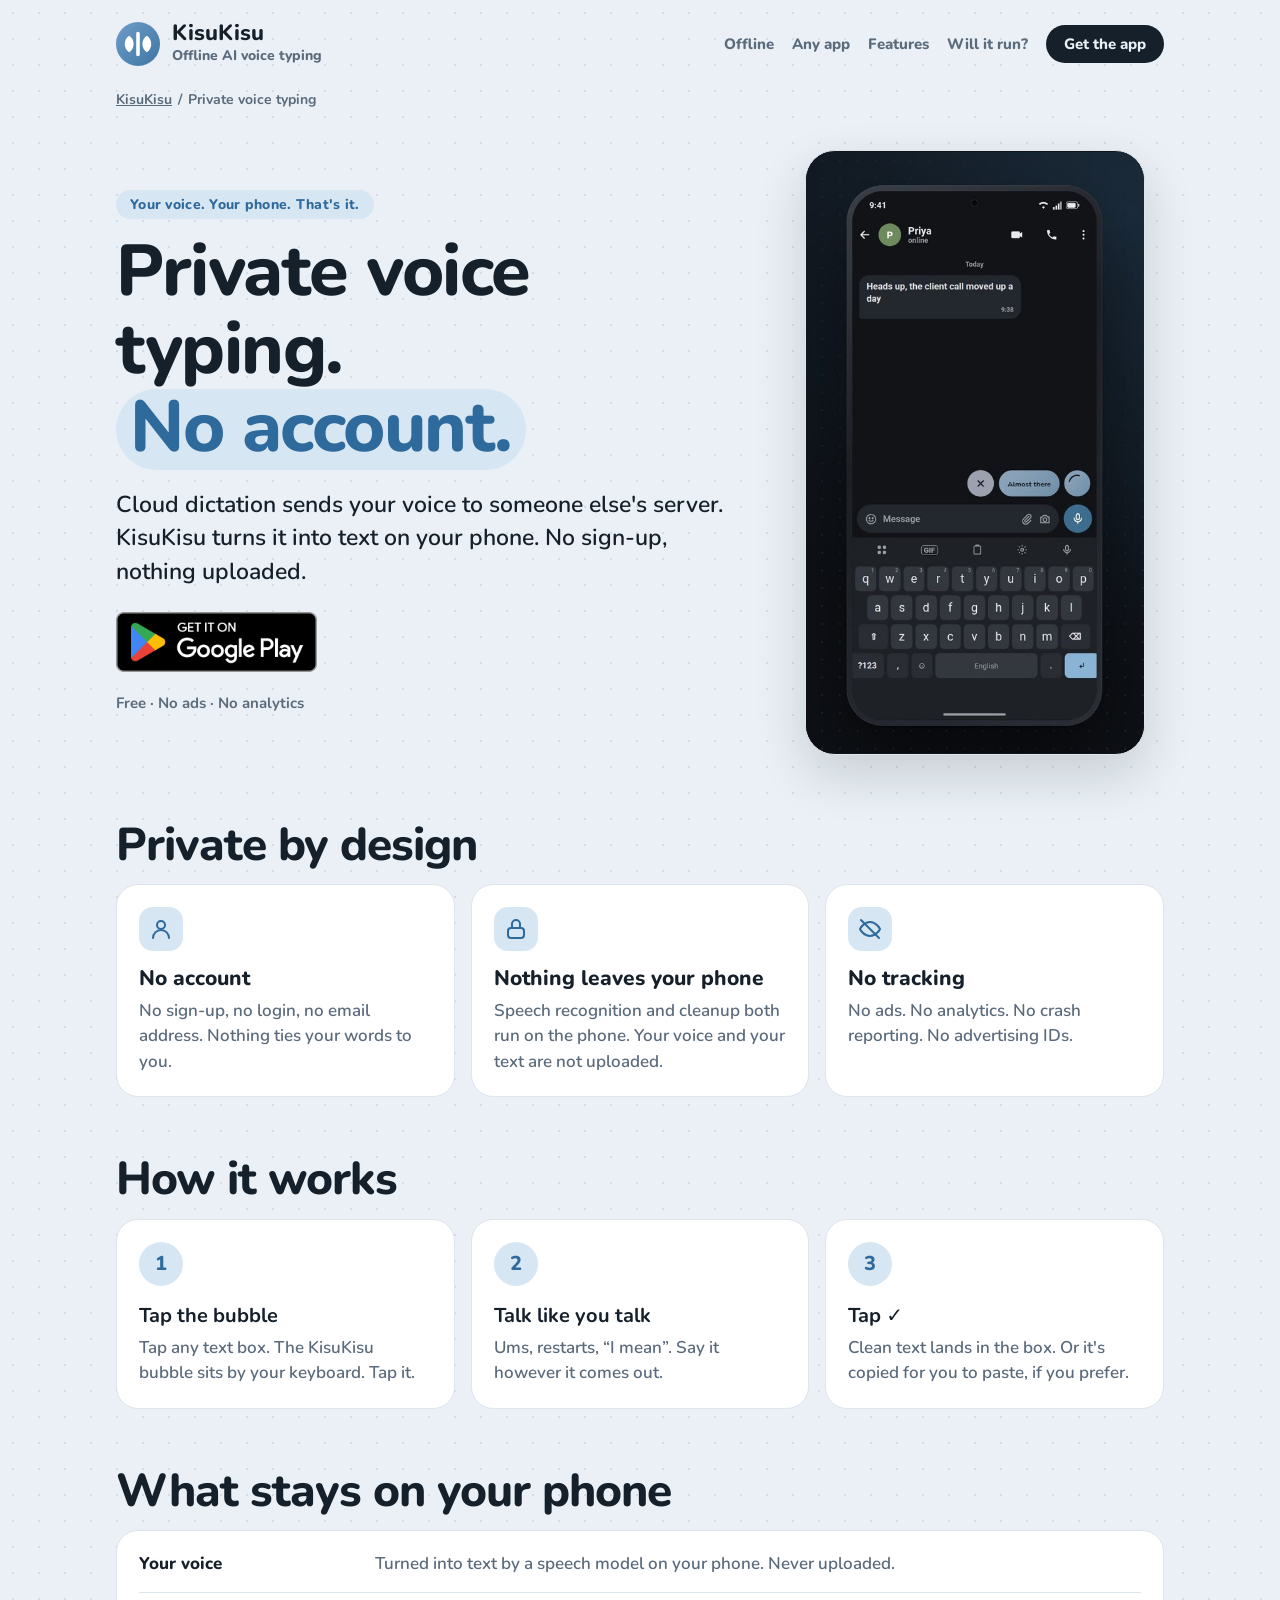
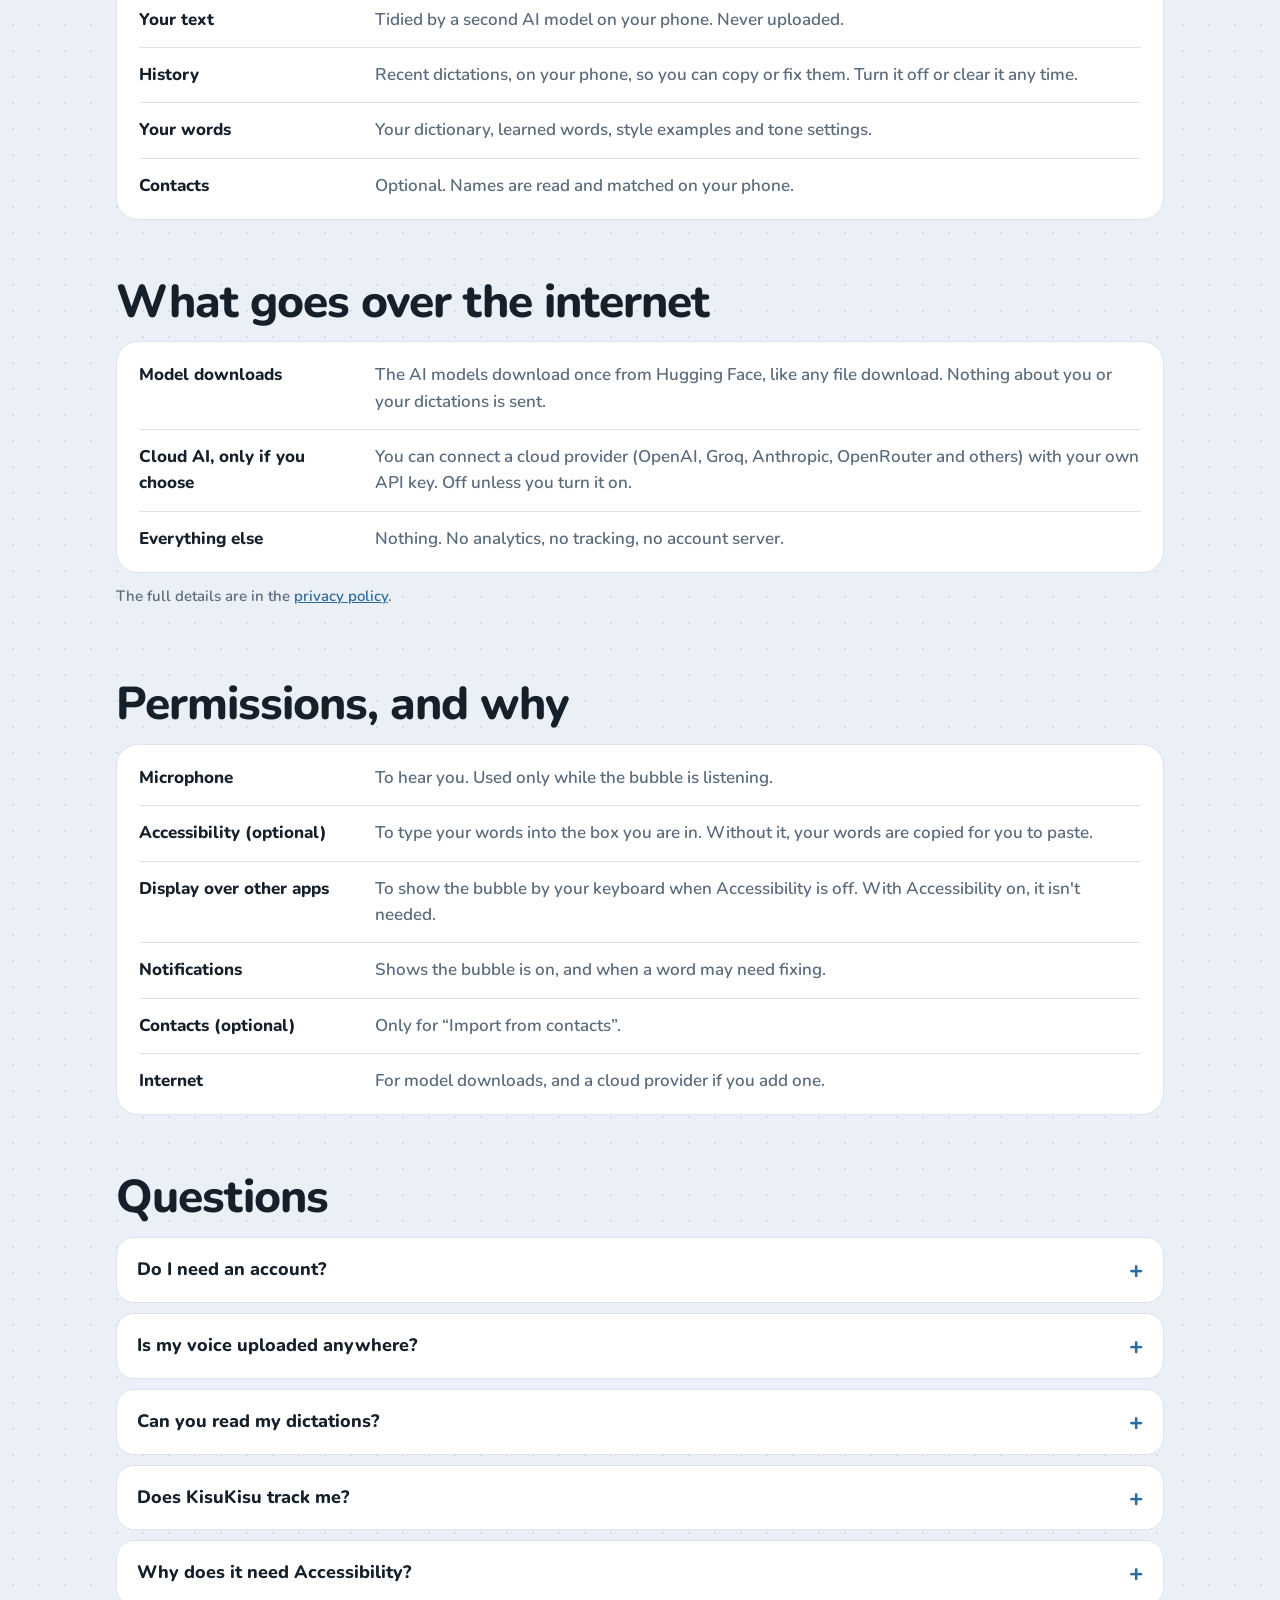
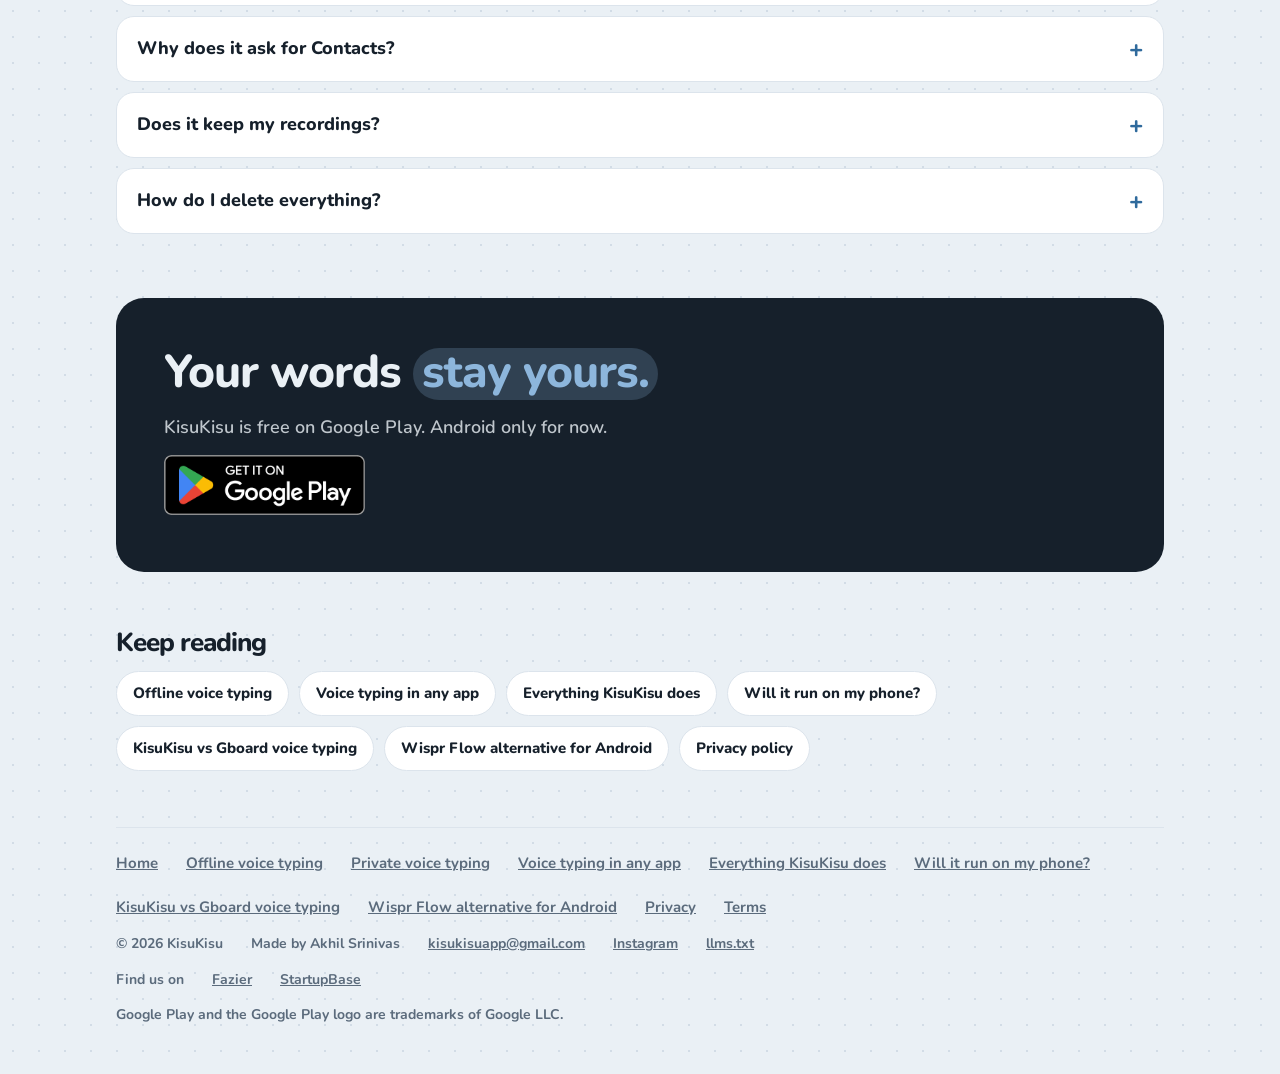
<file: private-voice-typing.html>
<!doctype html>
<html lang="en">
<head>
<meta charset="utf-8">
<meta name="viewport" content="width=device-width, initial-scale=1">
<title>Private Voice Typing for Android (2026): No Account, Nothing Uploaded · KisuKisu</title>
<meta name="description" content="KisuKisu is private voice typing for Android. No account, no ads, no analytics. Your voice is turned into text on your phone and never uploaded. Free.">
<link rel="canonical" href="https://kisukisu-app.github.io/private-voice-typing.html">
<meta name="robots" content="index, follow">
<meta name="theme-color" content="#EAF0F5">
<meta property="og:type" content="article">
<meta property="og:site_name" content="KisuKisu">
<meta property="og:title" content="Private Voice Typing for Android (2026): No Account, Nothing Uploaded · KisuKisu">
<meta property="og:description" content="KisuKisu is private voice typing for Android. No account, no ads, no analytics. Your voice is turned into text on your phone and never uploaded. Free.">
<meta property="og:url" content="https://kisukisu-app.github.io/private-voice-typing.html">
<meta property="og:image" content="https://kisukisu-app.github.io/assets/og.png">
<meta property="og:image:width" content="1200">
<meta property="og:image:height" content="630">
<meta property="og:image:alt" content="KisuKisu: Talk messy. Send it clean. A phone with the voice bubble above the keyboard.">
<meta name="twitter:card" content="summary_large_image">
<meta name="twitter:title" content="Private Voice Typing for Android (2026): No Account, Nothing Uploaded · KisuKisu">
<meta name="twitter:description" content="KisuKisu is private voice typing for Android. No account, no ads, no analytics. Your voice is turned into text on your phone and never uploaded. Free.">
<meta name="twitter:image" content="https://kisukisu-app.github.io/assets/og.png">
<link rel="preconnect" href="https://fonts.googleapis.com">
<link rel="preconnect" href="https://fonts.gstatic.com" crossorigin>
<link href="https://fonts.googleapis.com/css2?family=Nunito:wght@600;700;800&display=swap" rel="stylesheet">
<link rel="stylesheet" href="assets/site.css">
<script type="application/ld+json">
{
 "@context": "https://schema.org",
 "@type": "BreadcrumbList",
 "itemListElement": [
  {
   "@type": "ListItem",
   "position": 1,
   "name": "KisuKisu",
   "item": "https://kisukisu-app.github.io/"
  },
  {
   "@type": "ListItem",
   "position": 2,
   "name": "Private voice typing",
   "item": "https://kisukisu-app.github.io/private-voice-typing.html"
  }
 ]
}
</script>
<script type="application/ld+json">
{
 "@context": "https://schema.org",
 "@type": "FAQPage",
 "mainEntity": [
  {
   "@type": "Question",
   "name": "Do I need an account?",
   "acceptedAnswer": {
    "@type": "Answer",
    "text": "No. There is no sign-up, no login and no email. Install it and talk."
   }
  },
  {
   "@type": "Question",
   "name": "Is my voice uploaded anywhere?",
   "acceptedAnswer": {
    "@type": "Answer",
    "text": "No. Your audio becomes text on your phone, and a second on-device model tidies it. Neither is sent anywhere. The one exception is a cloud AI provider you choose to connect in Settings with your own API key. That is off unless you turn it on."
   }
  },
  {
   "@type": "Question",
   "name": "Can you read my dictations?",
   "acceptedAnswer": {
    "@type": "Answer",
    "text": "No. We never receive them. There is no server for them to go to."
   }
  },
  {
   "@type": "Question",
   "name": "Does KisuKisu track me?",
   "acceptedAnswer": {
    "@type": "Answer",
    "text": "No. No analytics, no crash reporting, no advertising IDs, no ads."
   }
  },
  {
   "@type": "Question",
   "name": "Why does it need Accessibility?",
   "acceptedAnswer": {
    "@type": "Answer",
    "text": "To type your words into the box you are in, and to notice when a keyboard is open so the bubble can show. It does not collect or send what is on your screen. Accessibility is optional: without it, your words are copied and you paste them."
   }
  },
  {
   "@type": "Question",
   "name": "Why does it ask for Contacts?",
   "acceptedAnswer": {
    "@type": "Answer",
    "text": "Only if you use “Import from contacts”, to add names to your word list. Names stay on your phone and never uploaded. You can skip it."
   }
  },
  {
   "@type": "Question",
   "name": "Does it keep my recordings?",
   "acceptedAnswer": {
    "@type": "Answer",
    "text": "A recording is deleted as soon as your text lands. Only if a dictation fails does its recording stay on your phone, so you can retry it. You choose how long: 7, 30 or 90 days."
   }
  },
  {
   "@type": "Question",
   "name": "How do I delete everything?",
   "acceptedAnswer": {
    "@type": "Answer",
    "text": "Clear history in Settings, or uninstall the app. Everything KisuKisu stored is on your phone and goes with it."
   }
  }
 ]
}
</script>
</head>
<body>
<div class="wrap">
<header class="top">
  <a class="lock" href="./" aria-label="KisuKisu home"><svg width="44" height="44" viewBox="0 0 100 100" aria-hidden="true"><defs><linearGradient id="g" x1="0" y1="0" x2="1" y2="1"><stop offset="0" stop-color="#6E9CC6"/><stop offset="1" stop-color="#3F76A4"/></linearGradient></defs><circle cx="50" cy="50" r="50" fill="url(#g)"/><path transform="translate(7 7) scale(0.86)" fill="#fff" d="M26.7,28.5 A25.43,25.43 0 0,0 26.7,71.5 A25.43,25.43 0 0,0 26.7,28.5 Z M45.25,22.05 A4.75,4.75 0 0,1 54.75,22.05 L54.75,77.95 A4.75,4.75 0 0,1 45.25,77.95 Z M73.3,28.5 A25.43,25.43 0 0,0 73.3,71.5 A25.43,25.43 0 0,0 73.3,28.5 Z"/></svg><div><b>KisuKisu</b><span>Offline AI voice typing</span></div></a>
  <nav aria-label="Main"><a class="nl" href="offline-voice-typing.html">Offline</a><a class="nl" href="voice-typing-any-app.html">Any app</a><a class="nl" href="features.html">Features</a><a class="nl" href="will-it-run-on-my-phone.html">Will it run?</a><a class="cta small" href="https://play.google.com/store/apps/details?id=com.kisukisu.app">Get the app</a></nav>
</header>
<main>

<nav class="crumbs" aria-label="Breadcrumb"><a href="./">KisuKisu</a><span aria-hidden="true">/</span>Private voice typing</nav>
<section class="hero">
  <div class="split">
    <div>
      <p class="kicker">Your voice. Your phone. That's it.</p>
      <h1 class="mid">Private voice typing. <em>No account.</em></h1>
      <p class="lede">Cloud dictation sends your voice to someone else's server. KisuKisu turns it into text on your phone. No sign-up, nothing uploaded.</p>
      <a class="play-badge" href="https://play.google.com/store/apps/details?id=com.kisukisu.app"><img src="/assets/google-play-badge.png" alt="Get it on Google Play" width="201" height="60"></a>
      <p class="under">Free · No ads · No analytics</p>
    </div>
    <div class="reel"><video src="assets/reels/private.mp4" poster="assets/reel-poster.jpg" muted autoplay loop playsinline preload="metadata" aria-label="KisuKisu turning speech into text on the phone"></video></div>
  </div>
</section>

<section>
  <h2>Private by design</h2>
  <div class="grid">
<div class="card"><div class="ico"><svg width="24" height="24" viewBox="0 0 24 24" fill="none" stroke="currentColor" stroke-width="2" stroke-linecap="round" stroke-linejoin="round" aria-hidden="true"><circle cx="12" cy="8" r="4"/><path d="M4 21a8 8 0 0 1 16 0"/></svg></div><h3>No account</h3><p>No sign-up, no login, no email address. Nothing ties your words to you.</p></div>
<div class="card"><div class="ico"><svg width="24" height="24" viewBox="0 0 24 24" fill="none" stroke="currentColor" stroke-width="2" stroke-linecap="round" stroke-linejoin="round" aria-hidden="true"><rect x="4" y="11" width="16" height="10" rx="3"/><path d="M8 11V7a4 4 0 0 1 8 0v4"/></svg></div><h3>Nothing leaves your phone</h3><p>Speech recognition and cleanup both run on the phone. Your voice and your text are not uploaded.</p></div>
<div class="card"><div class="ico"><svg width="24" height="24" viewBox="0 0 24 24" fill="none" stroke="currentColor" stroke-width="2" stroke-linecap="round" stroke-linejoin="round" aria-hidden="true"><path d="M2 12s3.5-7 10-7 10 7 10 7-3.5 7-10 7S2 12 2 12z"/><path d="m3 3 18 18"/></svg></div><h3>No tracking</h3><p>No ads. No analytics. No crash reporting. No advertising IDs.</p></div>
</div>
</section>

<section>
  <h2>How it works</h2>
  <ol class="steps"><li><b>Tap the bubble</b><span>Tap any text box. The KisuKisu bubble sits by your keyboard. Tap it.</span></li><li><b>Talk like you talk</b><span>Ums, restarts, “I mean”. Say it however it comes out.</span></li><li><b>Tap ✓</b><span>Clean text lands in the box. Or it's copied for you to paste, if you prefer.</span></li></ol>
</section>

<section>
  <h2>What stays on your phone</h2>
  <div class="facts"><dl><div class="row"><dt>Your voice</dt><dd>Turned into text by a speech model on your phone. Never uploaded.</dd></div><div class="row"><dt>Your text</dt><dd>Tidied by a second AI model on your phone. Never uploaded.</dd></div><div class="row"><dt>History</dt><dd>Recent dictations, on your phone, so you can copy or fix them. Turn it off or clear it any time.</dd></div><div class="row"><dt>Your words</dt><dd>Your dictionary, learned words, style examples and tone settings.</dd></div><div class="row"><dt>Contacts</dt><dd>Optional. Names are read and matched on your phone.</dd></div></dl></div>
</section>

<section>
  <h2>What goes over the internet</h2>
  <div class="facts"><dl><div class="row"><dt>Model downloads</dt><dd>The AI models download once from Hugging Face, like any file download. Nothing about you or your dictations is sent.</dd></div><div class="row"><dt>Cloud AI, only if you choose</dt><dd>You can connect a cloud provider (OpenAI, Groq, Anthropic, OpenRouter and others) with your own API key. Off unless you turn it on.</dd></div><div class="row"><dt>Everything else</dt><dd>Nothing. No analytics, no tracking, no account server.</dd></div></dl></div>
  <p class="note">The full details are in the <a href="privacy.html">privacy policy</a>.</p>
</section>

<section>
  <h2>Permissions, and why</h2>
  <div class="facts"><dl><div class="row"><dt>Microphone</dt><dd>To hear you. Used only while the bubble is listening.</dd></div><div class="row"><dt>Accessibility (optional)</dt><dd>To type your words into the box you are in. Without it, your words are copied for you to paste.</dd></div><div class="row"><dt>Display over other apps</dt><dd>To show the bubble by your keyboard when Accessibility is off. With Accessibility on, it isn't needed.</dd></div><div class="row"><dt>Notifications</dt><dd>Shows the bubble is on, and when a word may need fixing.</dd></div><div class="row"><dt>Contacts (optional)</dt><dd>Only for “Import from contacts”.</dd></div><div class="row"><dt>Internet</dt><dd>For model downloads, and a cloud provider if you add one.</dd></div></dl></div>
</section>

<section>
  <h2>Questions</h2>
  <div class="faq">
<details><summary>Do I need an account?</summary><div><p>No. There is no sign-up, no login and no email. Install it and talk.</p></div></details>
<details><summary>Is my voice uploaded anywhere?</summary><div><p>No. Your audio becomes text on your phone, and a second on-device model tidies it. Neither is sent anywhere. The one exception is a cloud AI provider you choose to connect in Settings with your own API key. That is off unless you turn it on.</p></div></details>
<details><summary>Can you read my dictations?</summary><div><p>No. We never receive them. There is no server for them to go to.</p></div></details>
<details><summary>Does KisuKisu track me?</summary><div><p>No. No analytics, no crash reporting, no advertising IDs, no ads.</p></div></details>
<details><summary>Why does it need Accessibility?</summary><div><p>To type your words into the box you are in, and to notice when a keyboard is open so the bubble can show. It does not collect or send what is on your screen. Accessibility is optional: without it, your words are copied and you paste them.</p></div></details>
<details><summary>Why does it ask for Contacts?</summary><div><p>Only if you use “Import from contacts”, to add names to your word list. Names stay on your phone and never uploaded. You can skip it.</p></div></details>
<details><summary>Does it keep my recordings?</summary><div><p>A recording is deleted as soon as your text lands. Only if a dictation fails does its recording stay on your phone, so you can retry it. You choose how long: 7, 30 or 90 days.</p></div></details>
<details><summary>How do I delete everything?</summary><div><p>Clear history in Settings, or uninstall the app. Everything KisuKisu stored is on your phone and goes with it.</p></div></details>
</div>
</section>

<section id="beta" class="beta">
  <h2>Your words <em>stay yours.</em></h2>
  <p>KisuKisu is free on Google Play. Android only for now.</p>
  <a class="play-badge" href="https://play.google.com/store/apps/details?id=com.kisukisu.app"><img src="/assets/google-play-badge.png" alt="Get it on Google Play" width="201" height="60"></a>
</section>
<section><h2 style="font-size:26px">Keep reading</h2><div class="related"><a href="offline-voice-typing.html">Offline voice typing</a><a href="voice-typing-any-app.html">Voice typing in any app</a><a href="features.html">Everything KisuKisu does</a><a href="will-it-run-on-my-phone.html">Will it run on my phone?</a><a href="compare/gboard-voice-typing.html">KisuKisu vs Gboard voice typing</a><a href="compare/wispr-flow-alternative-android.html">Wispr Flow alternative for Android</a><a href="privacy.html">Privacy policy</a></div></section>

</main>
<footer>
  <div class="cols"><a href="./">Home</a><a href="offline-voice-typing.html">Offline voice typing</a><a href="private-voice-typing.html">Private voice typing</a><a href="voice-typing-any-app.html">Voice typing in any app</a><a href="features.html">Everything KisuKisu does</a><a href="will-it-run-on-my-phone.html">Will it run on my phone?</a><a href="compare/gboard-voice-typing.html">KisuKisu vs Gboard voice typing</a><a href="compare/wispr-flow-alternative-android.html">Wispr Flow alternative for Android</a><a href="privacy.html">Privacy</a><a href="terms.html">Terms</a></div>
  <div class="cols fine"><span>© 2026 KisuKisu</span><span>Made by Akhil Srinivas</span><a href="mailto:kisukisuapp@gmail.com">kisukisuapp@gmail.com</a><a href="https://instagram.com/kisukisuapp">Instagram</a><a href="llms.txt">llms.txt</a></div>
  <div class="cols fine"><span>Find us on</span><a href="https://fazier.com">Fazier</a><a href="https://startupbase.io">StartupBase</a></div>
  <div class="cols fine"><span>Google Play and the Google Play logo are trademarks of Google LLC.</span></div>
</footer>
</div>
</body>
</html>
</file>
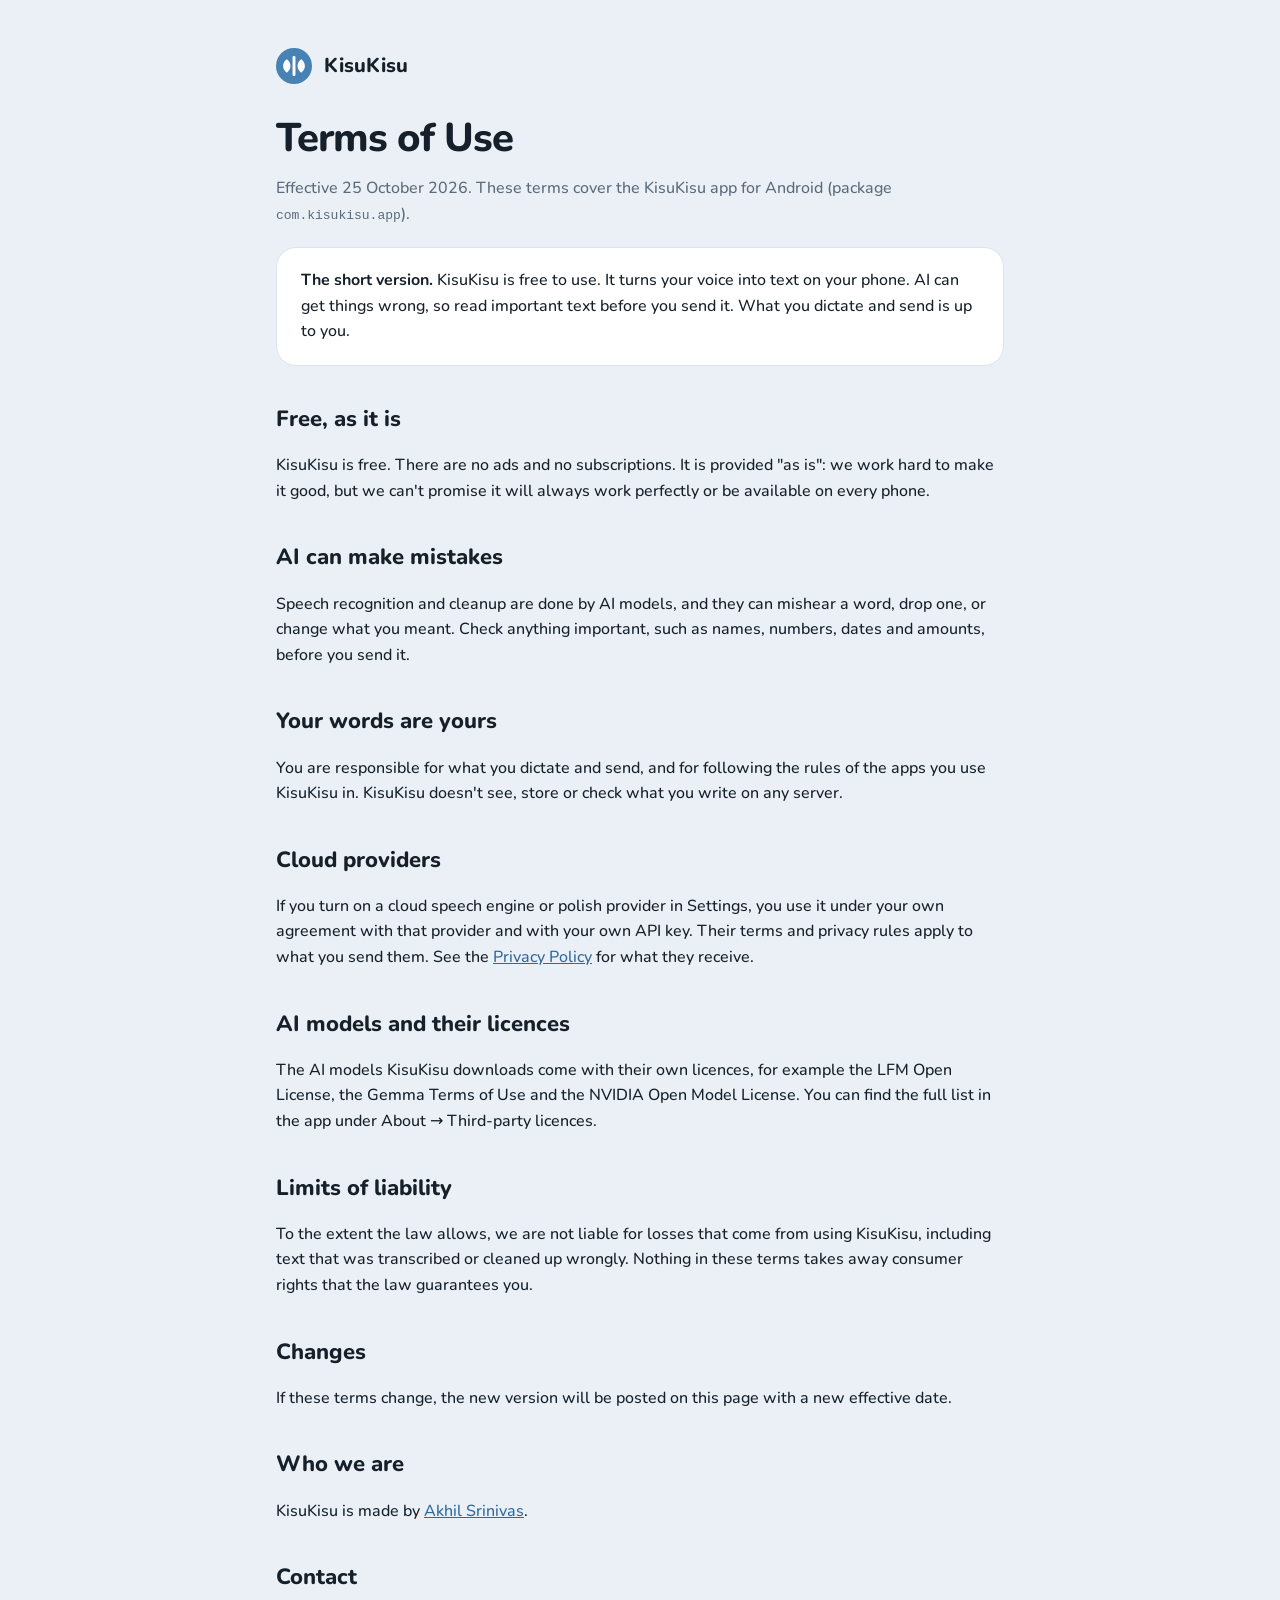
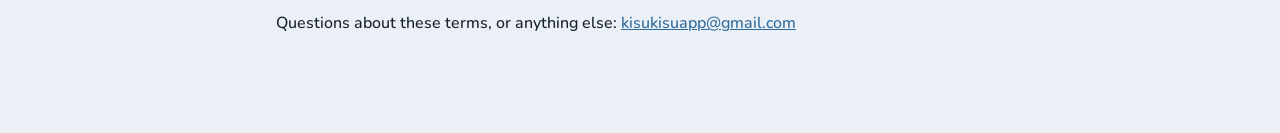
<file: terms.html>
<!doctype html>
<html lang="en">
<head>
<meta charset="utf-8">
<meta name="viewport" content="width=device-width, initial-scale=1">
<title>KisuKisu Terms of Use</title>
<meta name="description" content="The terms for using KisuKisu, offline AI voice typing for Android, in plain words.">
<link rel="preconnect" href="https://fonts.googleapis.com">
<link href="https://fonts.googleapis.com/css2?family=Nunito:wght@500;700;800&display=swap" rel="stylesheet">
<style>
:root { --bg: #EAF0F5; --card: #FFFFFF; --ink: #16202B; --ink2: #5B6B7C; --accent: #2F6A9C; --line: #DCE4EC; }
@media (prefers-color-scheme: dark) { :root { --bg: #0E1116; --card: #161B22; --ink: #EEF2F6; --ink2: #93A1B0; --accent: #8DB6DC; --line: #28303A; } }
* { box-sizing: border-box; }
body { margin: 0; background: var(--bg); color: var(--ink); font-family: Nunito, system-ui, sans-serif; font-weight: 500; line-height: 1.6; }
main { max-width: 760px; margin: 0 auto; padding: 48px 16px 80px; }
a { color: var(--accent); }
header { display: flex; align-items: center; gap: 12px; margin-bottom: 32px; }
header a { text-decoration: none; color: inherit; font-weight: 800; font-size: 20px; display: flex; align-items: center; gap: 12px; }
h1 { font-size: 40px; line-height: 1.1; margin: 0 0 8px; font-weight: 800; letter-spacing: -1px; }
h2 { font-size: 22px; margin: 36px 0 8px; font-weight: 800; }
.muted { color: var(--ink2); }
.card { background: var(--card); border: 1px solid var(--line); border-radius: 20px; padding: 20px 24px; margin: 20px 0; }
ul { padding-left: 22px; }
li { margin: 6px 0; }
</style>
</head>
<body>
<main>
<header><a href="./"><svg width="36" height="36" viewBox="0 0 100 100" aria-hidden="true"><circle cx="50" cy="50" r="50" fill="#4682B4"/><path transform="translate(7 7) scale(0.86)" fill="#fff" d="M26.7,28.5 A25.43,25.43 0 0,0 26.7,71.5 A25.43,25.43 0 0,0 26.7,28.5 Z M45.25,22.05 A4.75,4.75 0 0,1 54.75,22.05 L54.75,77.95 A4.75,4.75 0 0,1 45.25,77.95 Z M73.3,28.5 A25.43,25.43 0 0,0 73.3,71.5 A25.43,25.43 0 0,0 73.3,28.5 Z"/></svg>KisuKisu</a></header>

<h1>Terms of Use</h1>
<p class="muted">Effective 25 October 2026. These terms cover the KisuKisu app for Android (package <code>com.kisukisu.app</code>).</p>

<div class="card">
<strong>The short version.</strong> KisuKisu is free to use. It turns your voice into text on your phone. AI can get things wrong, so read important text before you send it. What you dictate and send is up to you.
</div>

<h2>Free, as it is</h2>
<p>KisuKisu is free. There are no ads and no subscriptions. It is provided "as is": we work hard to make it good, but we can't promise it will always work perfectly or be available on every phone.</p>

<h2>AI can make mistakes</h2>
<p>Speech recognition and cleanup are done by AI models, and they can mishear a word, drop one, or change what you meant. Check anything important, such as names, numbers, dates and amounts, before you send it.</p>

<h2>Your words are yours</h2>
<p>You are responsible for what you dictate and send, and for following the rules of the apps you use KisuKisu in. KisuKisu doesn't see, store or check what you write on any server.</p>

<h2>Cloud providers</h2>
<p>If you turn on a cloud speech engine or polish provider in Settings, you use it under your own agreement with that provider and with your own API key. Their terms and privacy rules apply to what you send them. See the <a href="privacy.html">Privacy Policy</a> for what they receive.</p>

<h2>AI models and their licences</h2>
<p>The AI models KisuKisu downloads come with their own licences, for example the LFM Open License, the Gemma Terms of Use and the NVIDIA Open Model License. You can find the full list in the app under About &rarr; Third-party licences.</p>

<h2>Limits of liability</h2>
<p>To the extent the law allows, we are not liable for losses that come from using KisuKisu, including text that was transcribed or cleaned up wrongly. Nothing in these terms takes away consumer rights that the law guarantees you.</p>

<h2>Changes</h2>
<p>If these terms change, the new version will be posted on this page with a new effective date.</p>

<h2>Who we are</h2>
<p>KisuKisu is made by <a href="https://github.com/akhilsrini">Akhil Srinivas</a>.</p>

<h2>Contact</h2>
<p>Questions about these terms, or anything else: <a href="mailto:kisukisuapp@gmail.com">kisukisuapp@gmail.com</a></p>
</main>
</body>
</html>
</file>
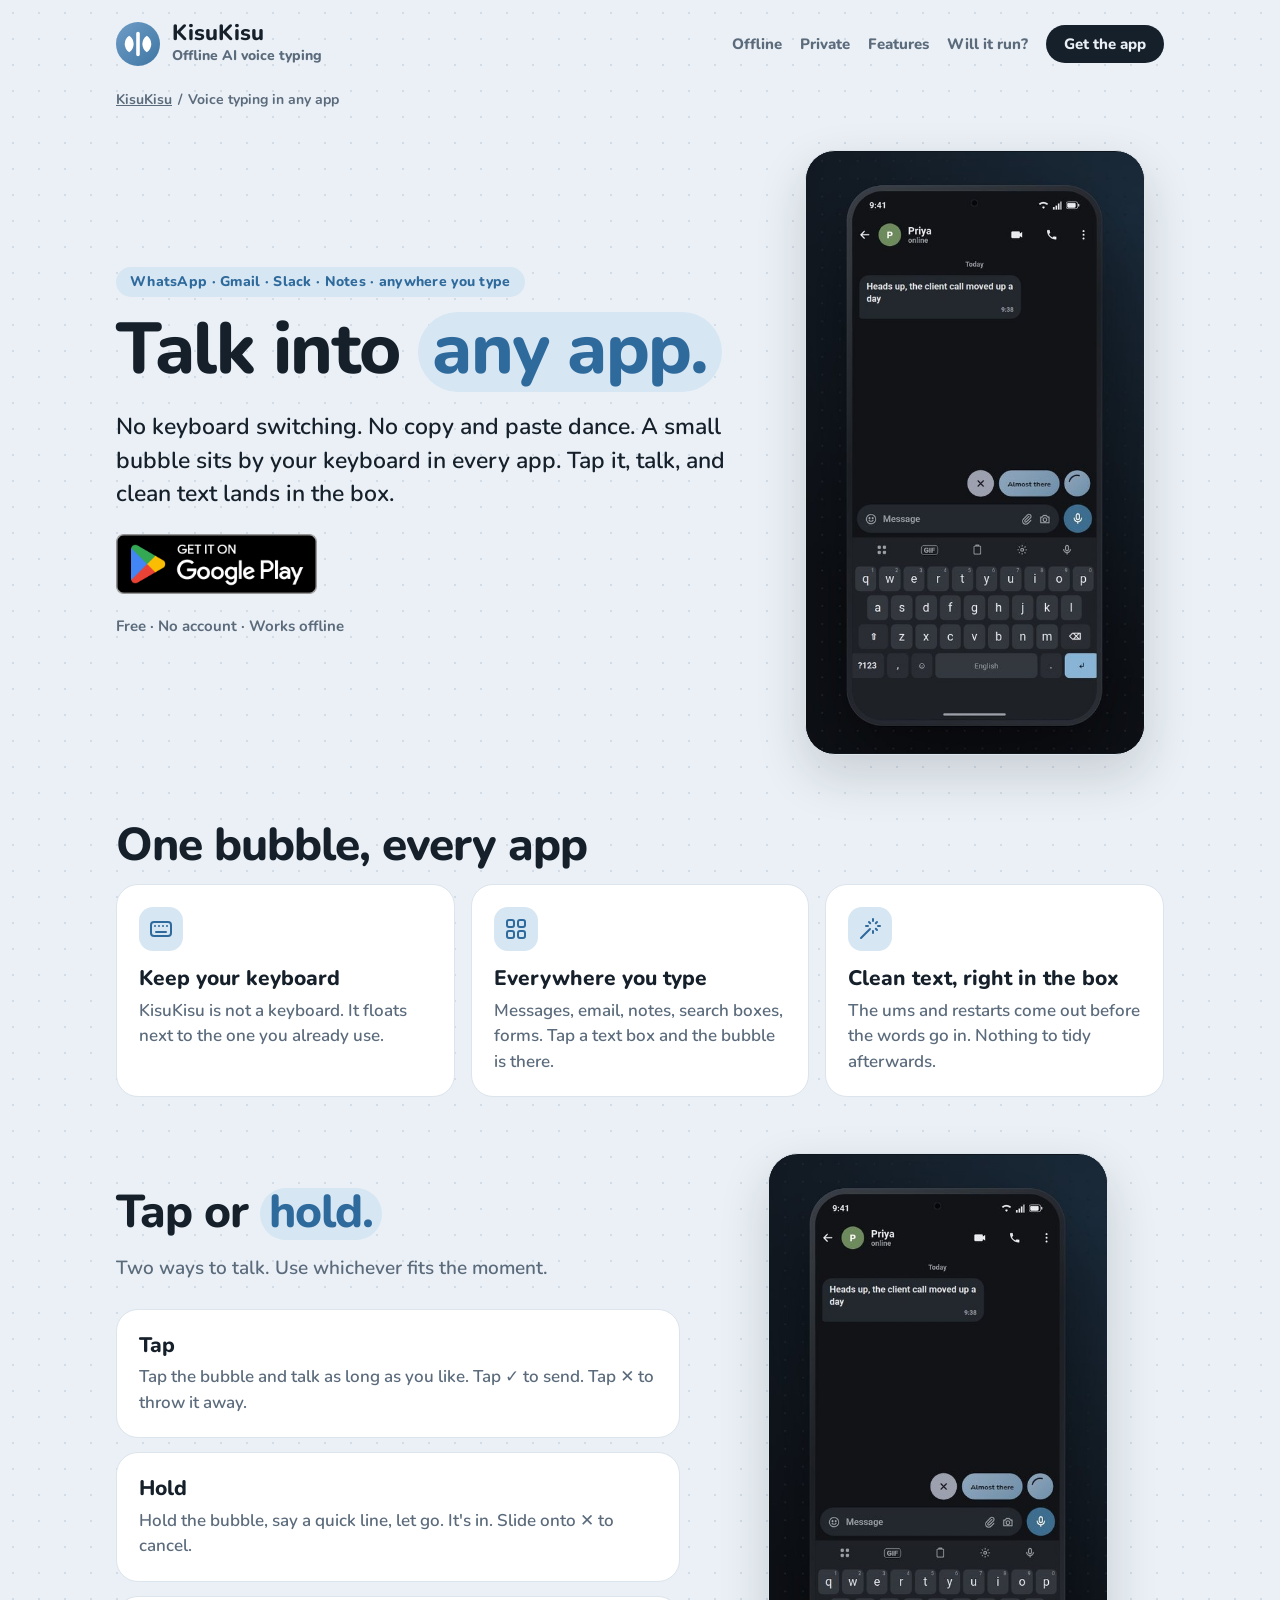
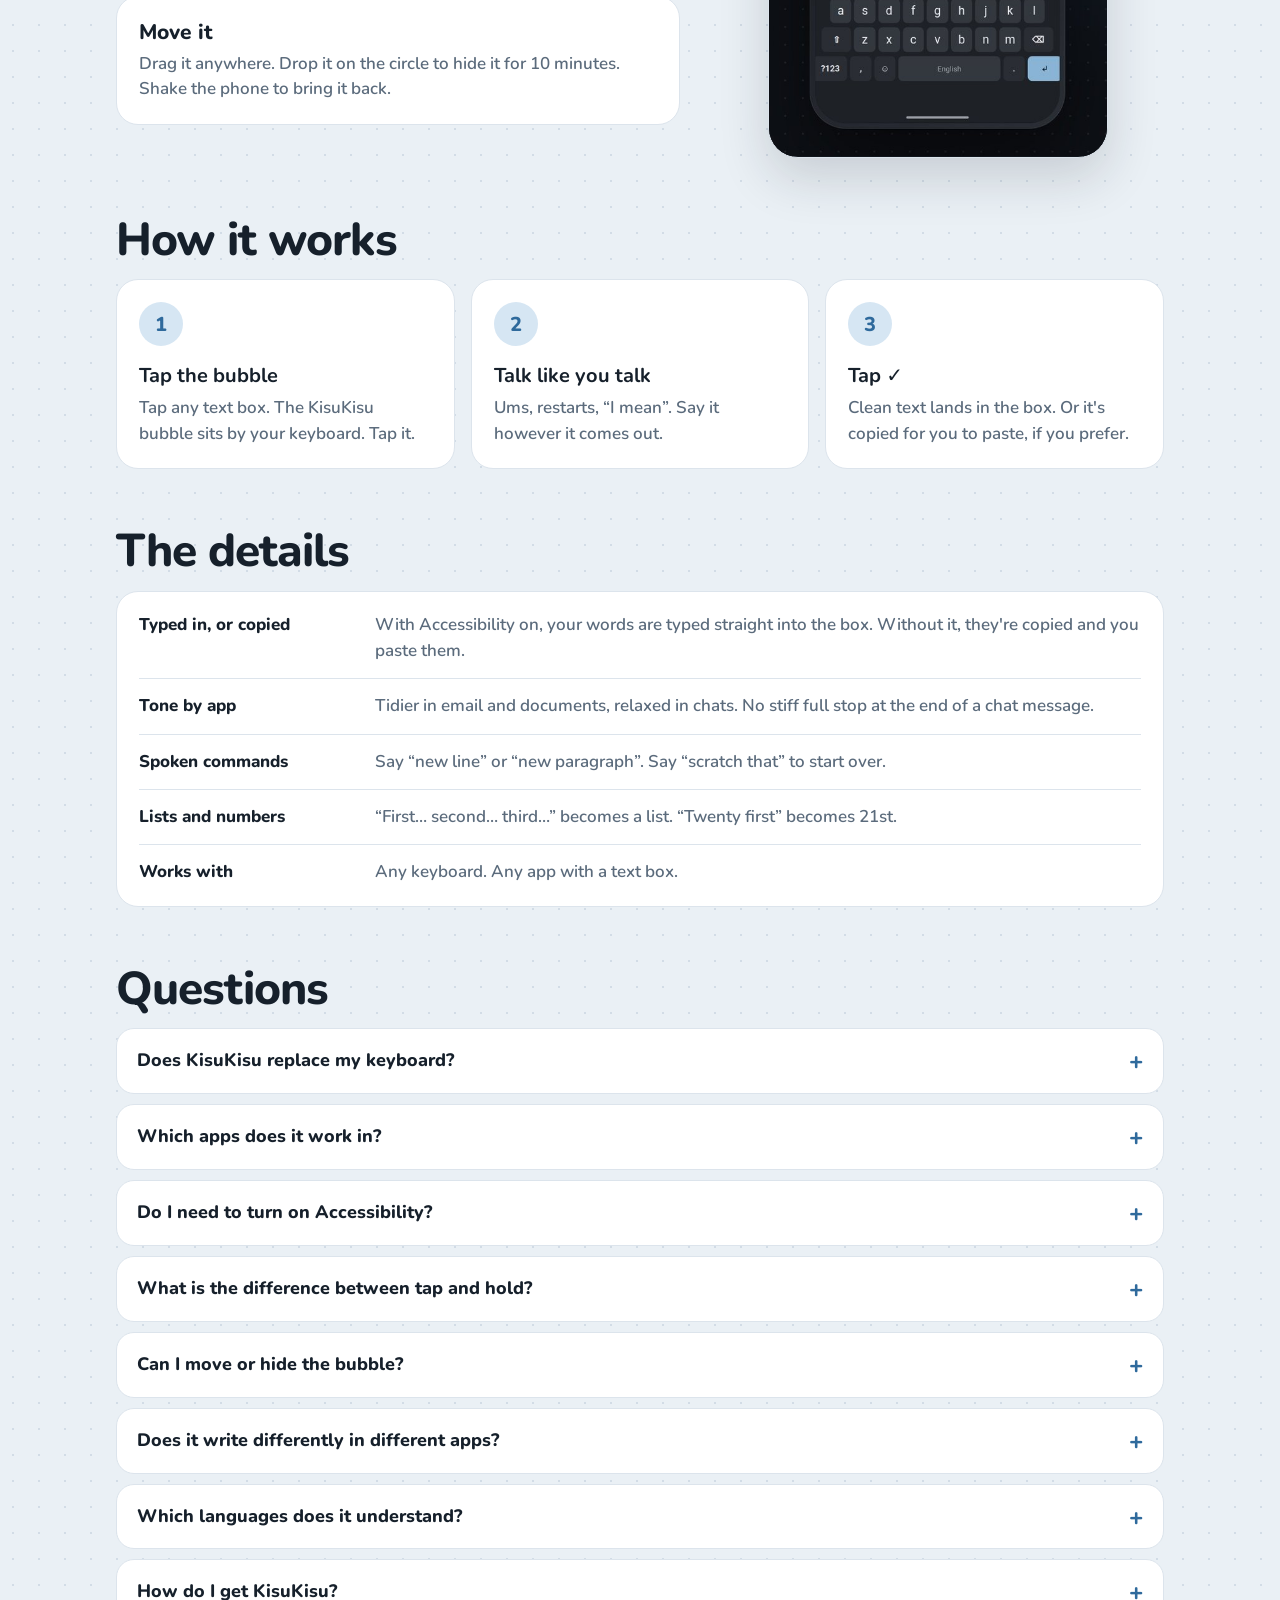
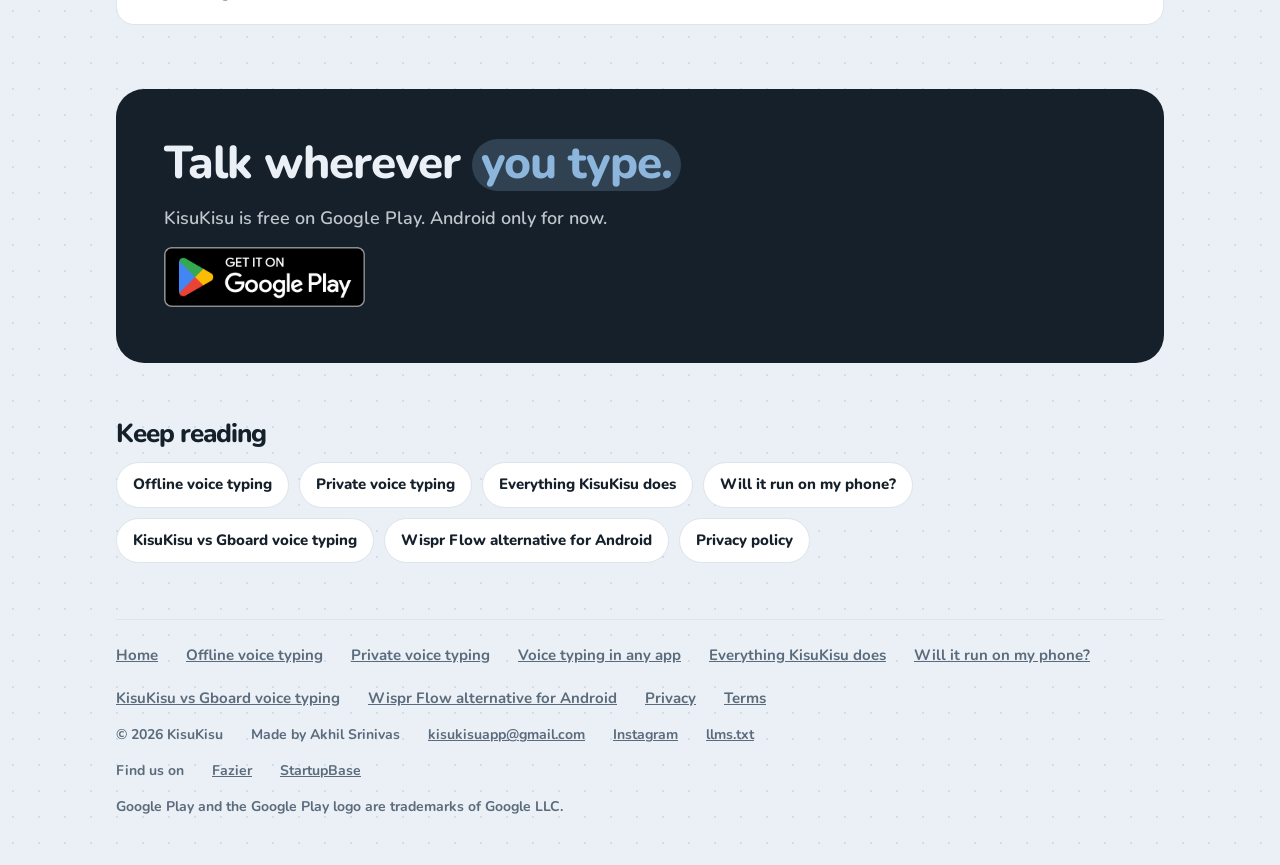
<file: voice-typing-any-app.html>
<!doctype html>
<html lang="en">
<head>
<meta charset="utf-8">
<meta name="viewport" content="width=device-width, initial-scale=1">
<title>Voice to Text in Any Android App (2026): WhatsApp, Gmail, Notes · KisuKisu</title>
<meta name="description" content="Voice typing in any Android app. KisuKisu&#x27;s floating bubble works in WhatsApp, Gmail, Slack and Notes next to your own keyboard. Tap or hold to talk. Free, offline, no account.">
<link rel="canonical" href="https://kisukisu-app.github.io/voice-typing-any-app.html">
<meta name="robots" content="index, follow">
<meta name="theme-color" content="#EAF0F5">
<meta property="og:type" content="article">
<meta property="og:site_name" content="KisuKisu">
<meta property="og:title" content="Voice to Text in Any Android App (2026): WhatsApp, Gmail, Notes · KisuKisu">
<meta property="og:description" content="Voice typing in any Android app. KisuKisu&#x27;s floating bubble works in WhatsApp, Gmail, Slack and Notes next to your own keyboard. Tap or hold to talk. Free, offline, no account.">
<meta property="og:url" content="https://kisukisu-app.github.io/voice-typing-any-app.html">
<meta property="og:image" content="https://kisukisu-app.github.io/assets/og.png">
<meta property="og:image:width" content="1200">
<meta property="og:image:height" content="630">
<meta property="og:image:alt" content="KisuKisu: Talk messy. Send it clean. A phone with the voice bubble above the keyboard.">
<meta name="twitter:card" content="summary_large_image">
<meta name="twitter:title" content="Voice to Text in Any Android App (2026): WhatsApp, Gmail, Notes · KisuKisu">
<meta name="twitter:description" content="Voice typing in any Android app. KisuKisu&#x27;s floating bubble works in WhatsApp, Gmail, Slack and Notes next to your own keyboard. Tap or hold to talk. Free, offline, no account.">
<meta name="twitter:image" content="https://kisukisu-app.github.io/assets/og.png">
<link rel="preconnect" href="https://fonts.googleapis.com">
<link rel="preconnect" href="https://fonts.gstatic.com" crossorigin>
<link href="https://fonts.googleapis.com/css2?family=Nunito:wght@600;700;800&display=swap" rel="stylesheet">
<link rel="stylesheet" href="assets/site.css">
<script type="application/ld+json">
{
 "@context": "https://schema.org",
 "@type": "BreadcrumbList",
 "itemListElement": [
  {
   "@type": "ListItem",
   "position": 1,
   "name": "KisuKisu",
   "item": "https://kisukisu-app.github.io/"
  },
  {
   "@type": "ListItem",
   "position": 2,
   "name": "Voice typing in any app",
   "item": "https://kisukisu-app.github.io/voice-typing-any-app.html"
  }
 ]
}
</script>
<script type="application/ld+json">
{
 "@context": "https://schema.org",
 "@type": "FAQPage",
 "mainEntity": [
  {
   "@type": "Question",
   "name": "Does KisuKisu replace my keyboard?",
   "acceptedAnswer": {
    "@type": "Answer",
    "text": "No. Keep Gboard, Samsung Keyboard, SwiftKey or whatever you use. KisuKisu is a bubble that floats next to it."
   }
  },
  {
   "@type": "Question",
   "name": "Which apps does it work in?",
   "acceptedAnswer": {
    "@type": "Answer",
    "text": "Any app with a text box. WhatsApp, Gmail, Slack, Telegram, Notes, Google Keep, your browser. If you can type there, you can talk there."
   }
  },
  {
   "@type": "Question",
   "name": "Do I need to turn on Accessibility?",
   "acceptedAnswer": {
    "@type": "Answer",
    "text": "No. Without it, KisuKisu copies your words and you paste them. With it, KisuKisu types them straight into the box, with nothing to paste."
   }
  },
  {
   "@type": "Question",
   "name": "What is the difference between tap and hold?",
   "acceptedAnswer": {
    "@type": "Answer",
    "text": "Tap to start and talk as long as you like, then tap ✓ to send or ✕ to throw it away. Hold for a quick line: talk while you hold, let go to send, or slide onto ✕ to cancel."
   }
  },
  {
   "@type": "Question",
   "name": "Can I move or hide the bubble?",
   "acceptedAnswer": {
    "@type": "Answer",
    "text": "Drag it anywhere above the keyboard. Drop it on the circle to hide it for 10 minutes. Shake the phone to bring it back sooner."
   }
  },
  {
   "@type": "Question",
   "name": "Does it write differently in different apps?",
   "acceptedAnswer": {
    "@type": "Answer",
    "text": "Yes. The AI cleanup uses a tone per kind of app: tidier in email and documents, relaxed in chats. In chat apps it also drops the stiff full stop at the end. You can change the tones in Settings."
   }
  },
  {
   "@type": "Question",
   "name": "Which languages does it understand?",
   "acceptedAnswer": {
    "@type": "Answer",
    "text": "English. Other languages are not supported yet."
   }
  },
  {
   "@type": "Question",
   "name": "How do I get KisuKisu?",
   "acceptedAnswer": {
    "@type": "Answer",
    "text": "KisuKisu is on Google Play. Install it like any other app."
   }
  }
 ]
}
</script>
</head>
<body>
<div class="wrap">
<header class="top">
  <a class="lock" href="./" aria-label="KisuKisu home"><svg width="44" height="44" viewBox="0 0 100 100" aria-hidden="true"><defs><linearGradient id="g" x1="0" y1="0" x2="1" y2="1"><stop offset="0" stop-color="#6E9CC6"/><stop offset="1" stop-color="#3F76A4"/></linearGradient></defs><circle cx="50" cy="50" r="50" fill="url(#g)"/><path transform="translate(7 7) scale(0.86)" fill="#fff" d="M26.7,28.5 A25.43,25.43 0 0,0 26.7,71.5 A25.43,25.43 0 0,0 26.7,28.5 Z M45.25,22.05 A4.75,4.75 0 0,1 54.75,22.05 L54.75,77.95 A4.75,4.75 0 0,1 45.25,77.95 Z M73.3,28.5 A25.43,25.43 0 0,0 73.3,71.5 A25.43,25.43 0 0,0 73.3,28.5 Z"/></svg><div><b>KisuKisu</b><span>Offline AI voice typing</span></div></a>
  <nav aria-label="Main"><a class="nl" href="offline-voice-typing.html">Offline</a><a class="nl" href="private-voice-typing.html">Private</a><a class="nl" href="features.html">Features</a><a class="nl" href="will-it-run-on-my-phone.html">Will it run?</a><a class="cta small" href="https://play.google.com/store/apps/details?id=com.kisukisu.app">Get the app</a></nav>
</header>
<main>

<nav class="crumbs" aria-label="Breadcrumb"><a href="./">KisuKisu</a><span aria-hidden="true">/</span>Voice typing in any app</nav>
<section class="hero">
  <div class="split">
    <div>
      <p class="kicker">WhatsApp · Gmail · Slack · Notes · anywhere you type</p>
      <h1 class="mid">Talk into <em>any app.</em></h1>
      <p class="lede">No keyboard switching. No copy and paste dance. A small bubble sits by your keyboard in every app. Tap it, talk, and clean text lands in the box.</p>
      <a class="play-badge" href="https://play.google.com/store/apps/details?id=com.kisukisu.app"><img src="/assets/google-play-badge.png" alt="Get it on Google Play" width="201" height="60"></a>
      <p class="under">Free · No account · Works offline</p>
    </div>
    <div class="reel"><video src="assets/reels/any-app.mp4" poster="assets/reel-poster.jpg" muted autoplay loop playsinline preload="metadata" aria-label="KisuKisu dictating into different apps"></video></div>
  </div>
</section>

<section>
  <h2>One bubble, every app</h2>
  <div class="grid">
<div class="card"><div class="ico"><svg width="24" height="24" viewBox="0 0 24 24" fill="none" stroke="currentColor" stroke-width="2" stroke-linecap="round" stroke-linejoin="round" aria-hidden="true"><rect x="2" y="5" width="20" height="14" rx="3"/><path d="M6 9h.01M10 9h.01M14 9h.01M18 9h.01M7 15h10"/></svg></div><h3>Keep your keyboard</h3><p>KisuKisu is not a keyboard. It floats next to the one you already use.</p></div>
<div class="card"><div class="ico"><svg width="24" height="24" viewBox="0 0 24 24" fill="none" stroke="currentColor" stroke-width="2" stroke-linecap="round" stroke-linejoin="round" aria-hidden="true"><rect x="3" y="3" width="7" height="7" rx="2"/><rect x="14" y="3" width="7" height="7" rx="2"/><rect x="3" y="14" width="7" height="7" rx="2"/><rect x="14" y="14" width="7" height="7" rx="2"/></svg></div><h3>Everywhere you type</h3><p>Messages, email, notes, search boxes, forms. Tap a text box and the bubble is there.</p></div>
<div class="card"><div class="ico"><svg width="24" height="24" viewBox="0 0 24 24" fill="none" stroke="currentColor" stroke-width="2" stroke-linecap="round" stroke-linejoin="round" aria-hidden="true"><path d="M15 4V2M15 16v-2M8 9h2M20 9h2M17.8 11.8 19 13M17.8 6.2 19 5M3 21l9-9M12.2 6.2 11 5"/></svg></div><h3>Clean text, right in the box</h3><p>The ums and restarts come out before the words go in. Nothing to tidy afterwards.</p></div>
</div>
</section>

<section>
  <div class="gest">
    <div>
      <h2>Tap or <em>hold.</em></h2>
      <p class="sub">Two ways to talk. Use whichever fits the moment.</p>
      <div class="card"><h3>Tap</h3><p>Tap the bubble and talk as long as you like. Tap ✓ to send. Tap ✕ to throw it away.</p></div>
      <div class="card"><h3>Hold</h3><p>Hold the bubble, say a quick line, let go. It's in. Slide onto ✕ to cancel.</p></div>
      <div class="card"><h3>Move it</h3><p>Drag it anywhere. Drop it on the circle to hide it for 10 minutes. Shake the phone to bring it back.</p></div>
    </div>
    <div class="reel"><video src="assets/reels/tap-or-hold.mp4" poster="assets/reel-poster.jpg" muted autoplay loop playsinline preload="metadata" aria-label="Tap to talk and hold to talk on the KisuKisu bubble"></video></div>
  </div>
</section>

<section>
  <h2>How it works</h2>
  <ol class="steps"><li><b>Tap the bubble</b><span>Tap any text box. The KisuKisu bubble sits by your keyboard. Tap it.</span></li><li><b>Talk like you talk</b><span>Ums, restarts, “I mean”. Say it however it comes out.</span></li><li><b>Tap ✓</b><span>Clean text lands in the box. Or it's copied for you to paste, if you prefer.</span></li></ol>
</section>

<section>
  <h2>The details</h2>
  <div class="facts"><dl><div class="row"><dt>Typed in, or copied</dt><dd>With Accessibility on, your words are typed straight into the box. Without it, they're copied and you paste them.</dd></div><div class="row"><dt>Tone by app</dt><dd>Tidier in email and documents, relaxed in chats. No stiff full stop at the end of a chat message.</dd></div><div class="row"><dt>Spoken commands</dt><dd>Say “new line” or “new paragraph”. Say “scratch that” to start over.</dd></div><div class="row"><dt>Lists and numbers</dt><dd>“First… second… third…” becomes a list. “Twenty first” becomes 21st.</dd></div><div class="row"><dt>Works with</dt><dd>Any keyboard. Any app with a text box.</dd></div></dl></div>
</section>

<section>
  <h2>Questions</h2>
  <div class="faq">
<details><summary>Does KisuKisu replace my keyboard?</summary><div><p>No. Keep Gboard, Samsung Keyboard, SwiftKey or whatever you use. KisuKisu is a bubble that floats next to it.</p></div></details>
<details><summary>Which apps does it work in?</summary><div><p>Any app with a text box. WhatsApp, Gmail, Slack, Telegram, Notes, Google Keep, your browser. If you can type there, you can talk there.</p></div></details>
<details><summary>Do I need to turn on Accessibility?</summary><div><p>No. Without it, KisuKisu copies your words and you paste them. With it, KisuKisu types them straight into the box, with nothing to paste.</p></div></details>
<details><summary>What is the difference between tap and hold?</summary><div><p>Tap to start and talk as long as you like, then tap ✓ to send or ✕ to throw it away. Hold for a quick line: talk while you hold, let go to send, or slide onto ✕ to cancel.</p></div></details>
<details><summary>Can I move or hide the bubble?</summary><div><p>Drag it anywhere above the keyboard. Drop it on the circle to hide it for 10 minutes. Shake the phone to bring it back sooner.</p></div></details>
<details><summary>Does it write differently in different apps?</summary><div><p>Yes. The AI cleanup uses a tone per kind of app: tidier in email and documents, relaxed in chats. In chat apps it also drops the stiff full stop at the end. You can change the tones in Settings.</p></div></details>
<details><summary>Which languages does it understand?</summary><div><p>English. Other languages are not supported yet.</p></div></details>
<details><summary>How do I get KisuKisu?</summary><div><p>KisuKisu is on <a href="https://play.google.com/store/apps/details?id=com.kisukisu.app">Google Play</a>. Install it like any other app.</p></div></details>
</div>
</section>

<section id="beta" class="beta">
  <h2>Talk wherever <em>you type.</em></h2>
  <p>KisuKisu is free on Google Play. Android only for now.</p>
  <a class="play-badge" href="https://play.google.com/store/apps/details?id=com.kisukisu.app"><img src="/assets/google-play-badge.png" alt="Get it on Google Play" width="201" height="60"></a>
</section>
<section><h2 style="font-size:26px">Keep reading</h2><div class="related"><a href="offline-voice-typing.html">Offline voice typing</a><a href="private-voice-typing.html">Private voice typing</a><a href="features.html">Everything KisuKisu does</a><a href="will-it-run-on-my-phone.html">Will it run on my phone?</a><a href="compare/gboard-voice-typing.html">KisuKisu vs Gboard voice typing</a><a href="compare/wispr-flow-alternative-android.html">Wispr Flow alternative for Android</a><a href="privacy.html">Privacy policy</a></div></section>

</main>
<footer>
  <div class="cols"><a href="./">Home</a><a href="offline-voice-typing.html">Offline voice typing</a><a href="private-voice-typing.html">Private voice typing</a><a href="voice-typing-any-app.html">Voice typing in any app</a><a href="features.html">Everything KisuKisu does</a><a href="will-it-run-on-my-phone.html">Will it run on my phone?</a><a href="compare/gboard-voice-typing.html">KisuKisu vs Gboard voice typing</a><a href="compare/wispr-flow-alternative-android.html">Wispr Flow alternative for Android</a><a href="privacy.html">Privacy</a><a href="terms.html">Terms</a></div>
  <div class="cols fine"><span>© 2026 KisuKisu</span><span>Made by Akhil Srinivas</span><a href="mailto:kisukisuapp@gmail.com">kisukisuapp@gmail.com</a><a href="https://instagram.com/kisukisuapp">Instagram</a><a href="llms.txt">llms.txt</a></div>
  <div class="cols fine"><span>Find us on</span><a href="https://fazier.com">Fazier</a><a href="https://startupbase.io">StartupBase</a></div>
  <div class="cols fine"><span>Google Play and the Google Play logo are trademarks of Google LLC.</span></div>
</footer>
</div>
</body>
</html>
</file>
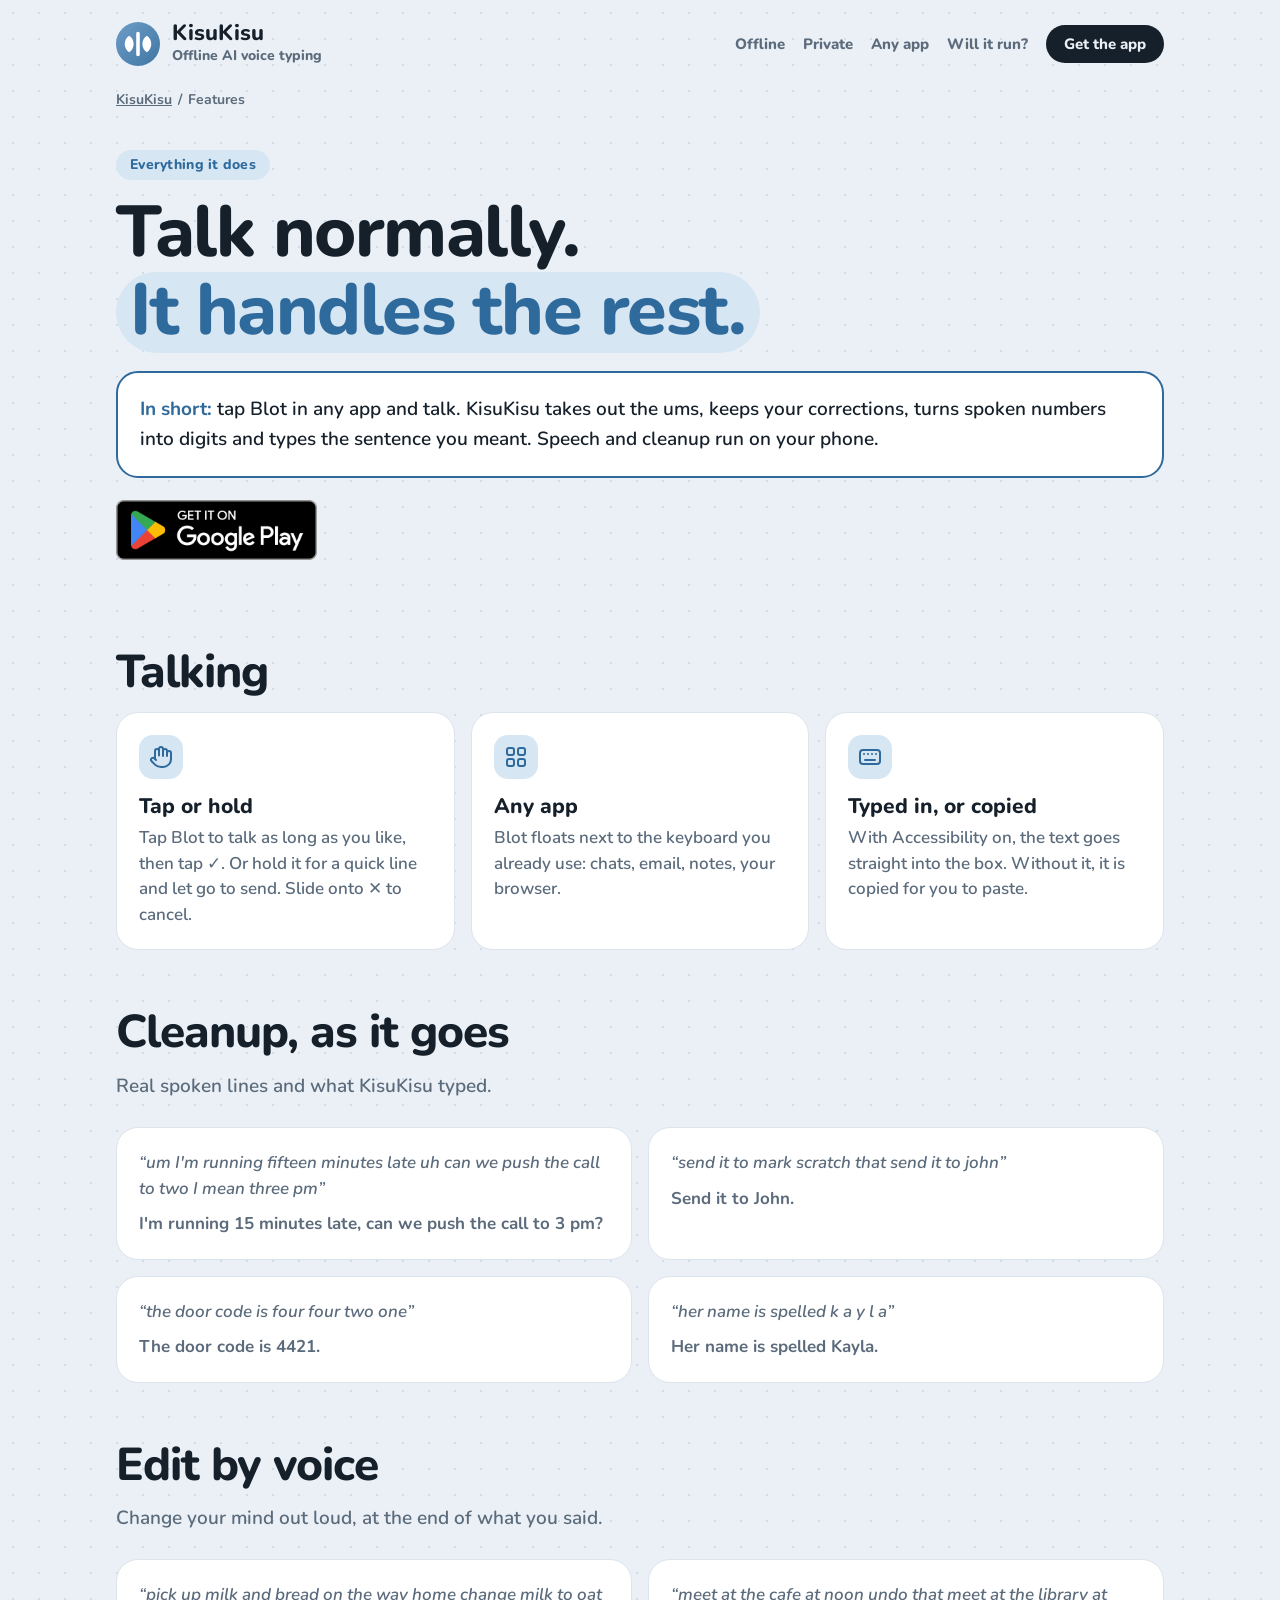
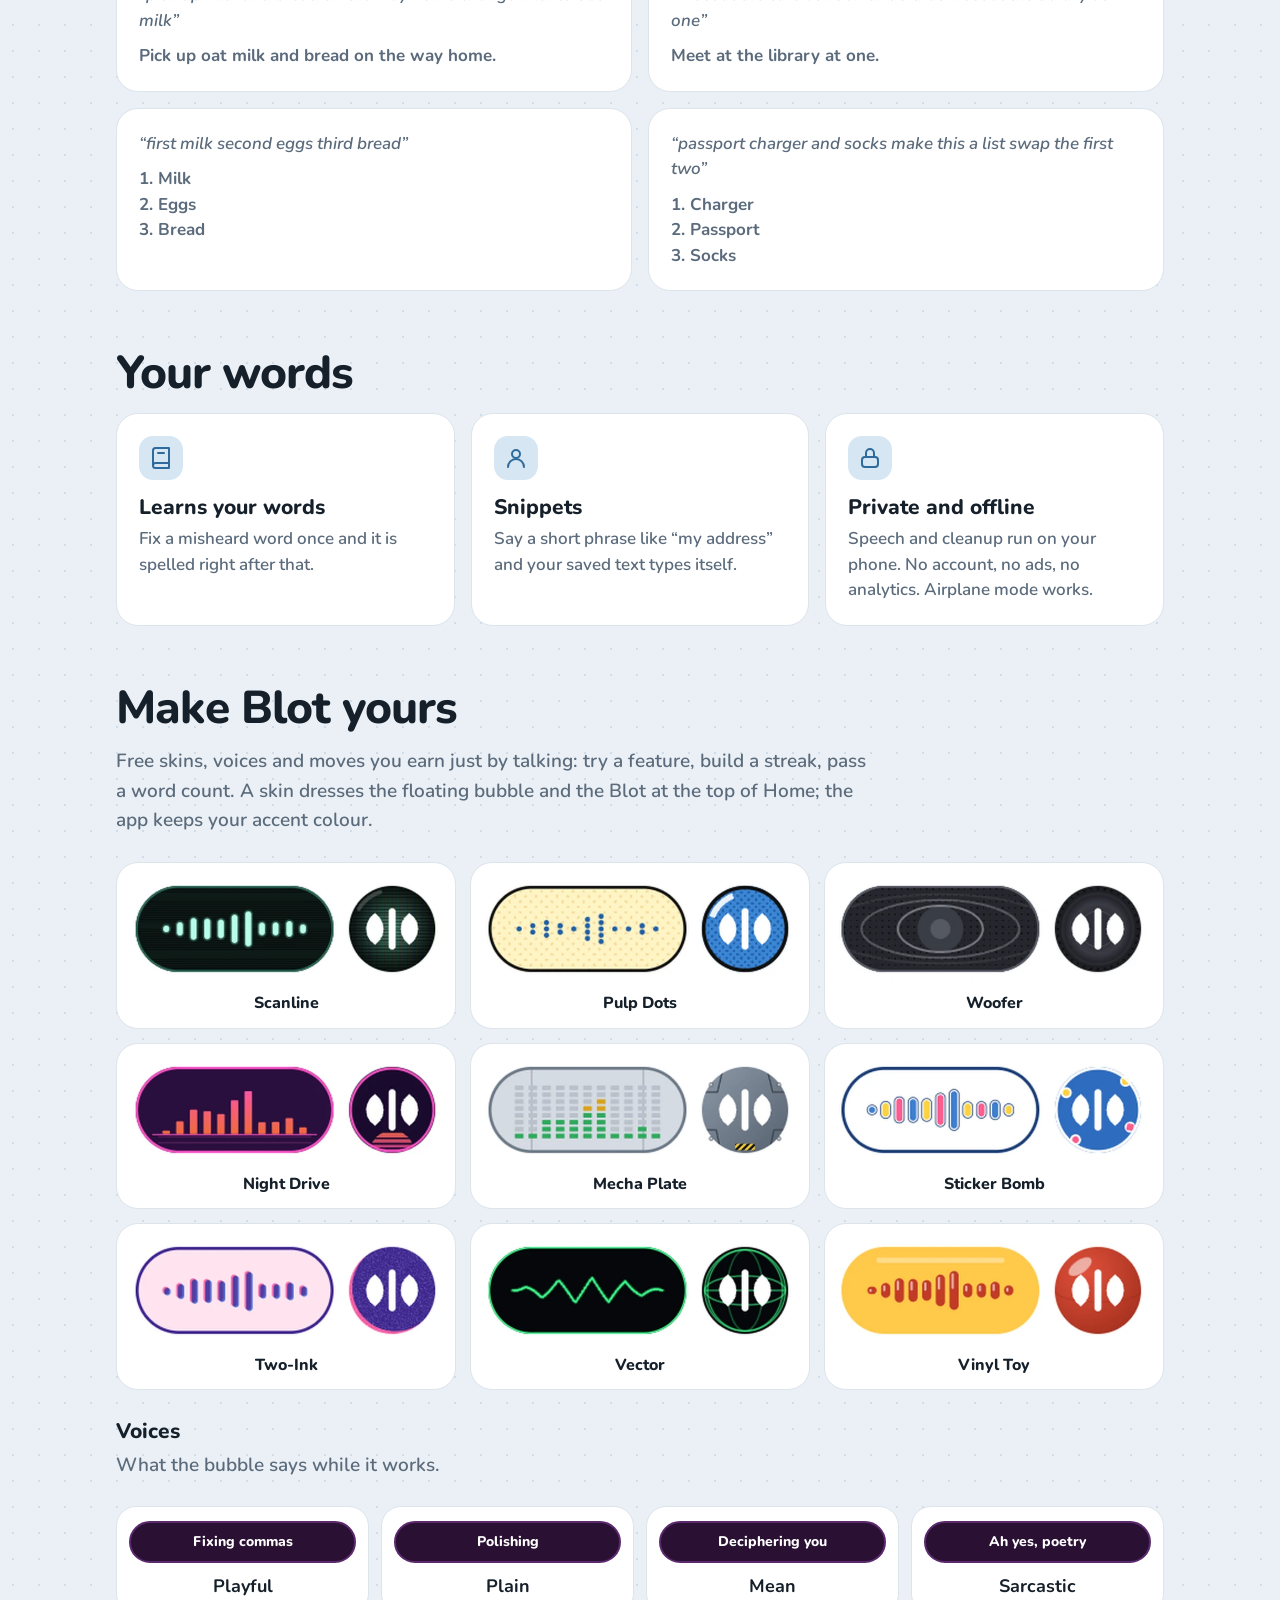
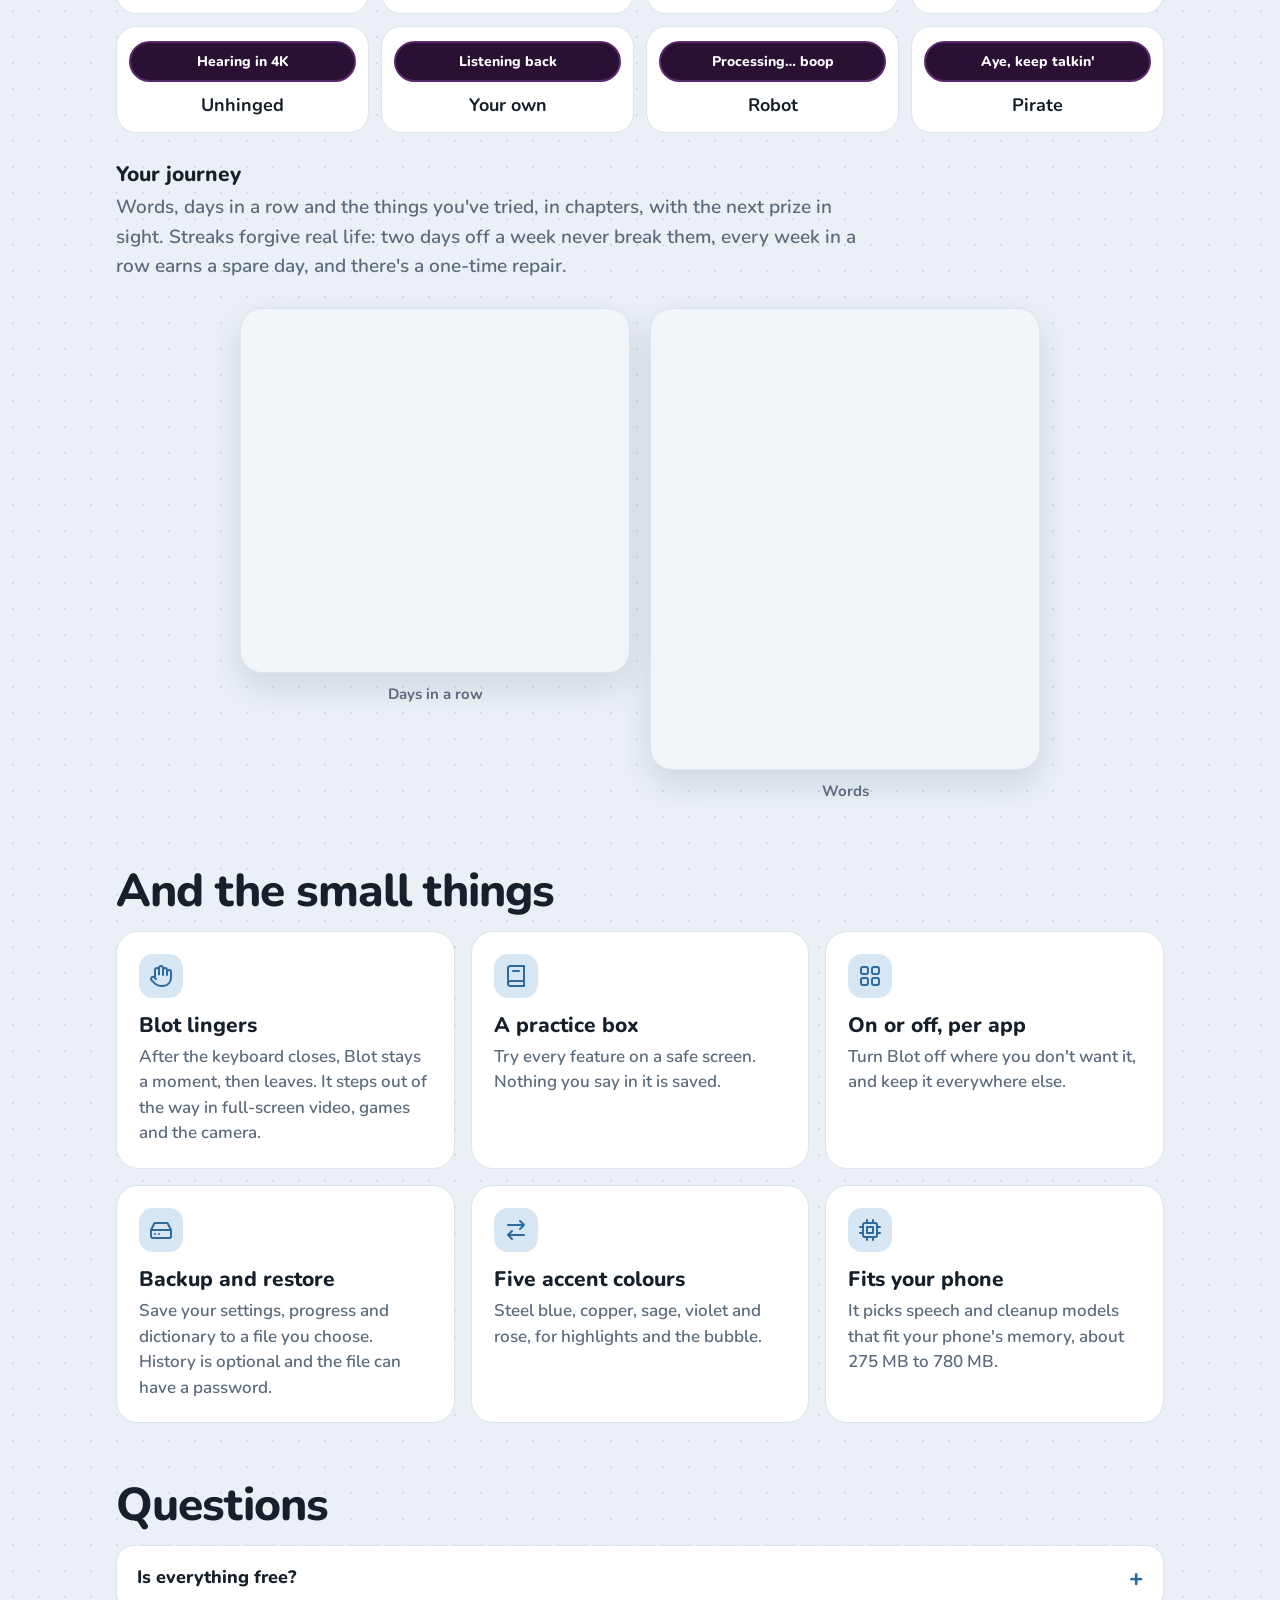
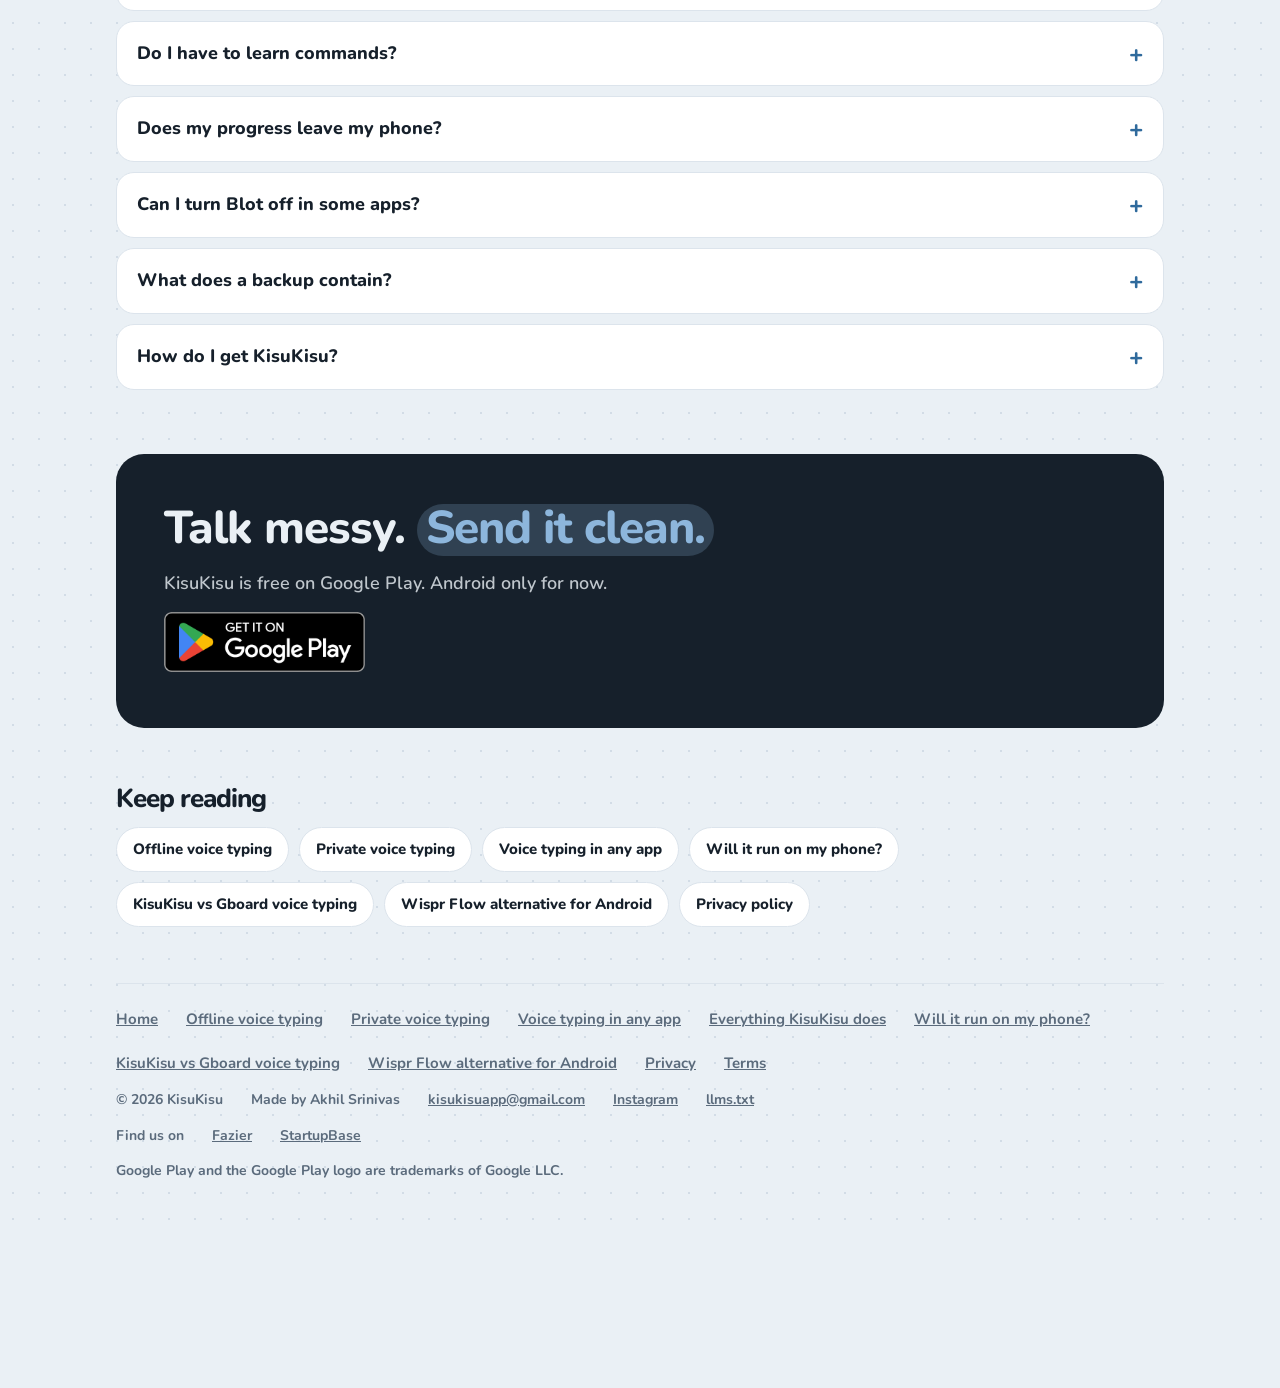
<file: whats-new-in-1-4.html>
<!doctype html><html lang="en"><head><meta charset="utf-8"><title>KisuKisu features</title>
<meta name="robots" content="noindex"><link rel="canonical" href="https://kisukisu-app.github.io/features.html"><meta http-equiv="refresh" content="0; url=features.html">
</head><body><p><a href="features.html">KisuKisu features</a></p></body></html>
</file>
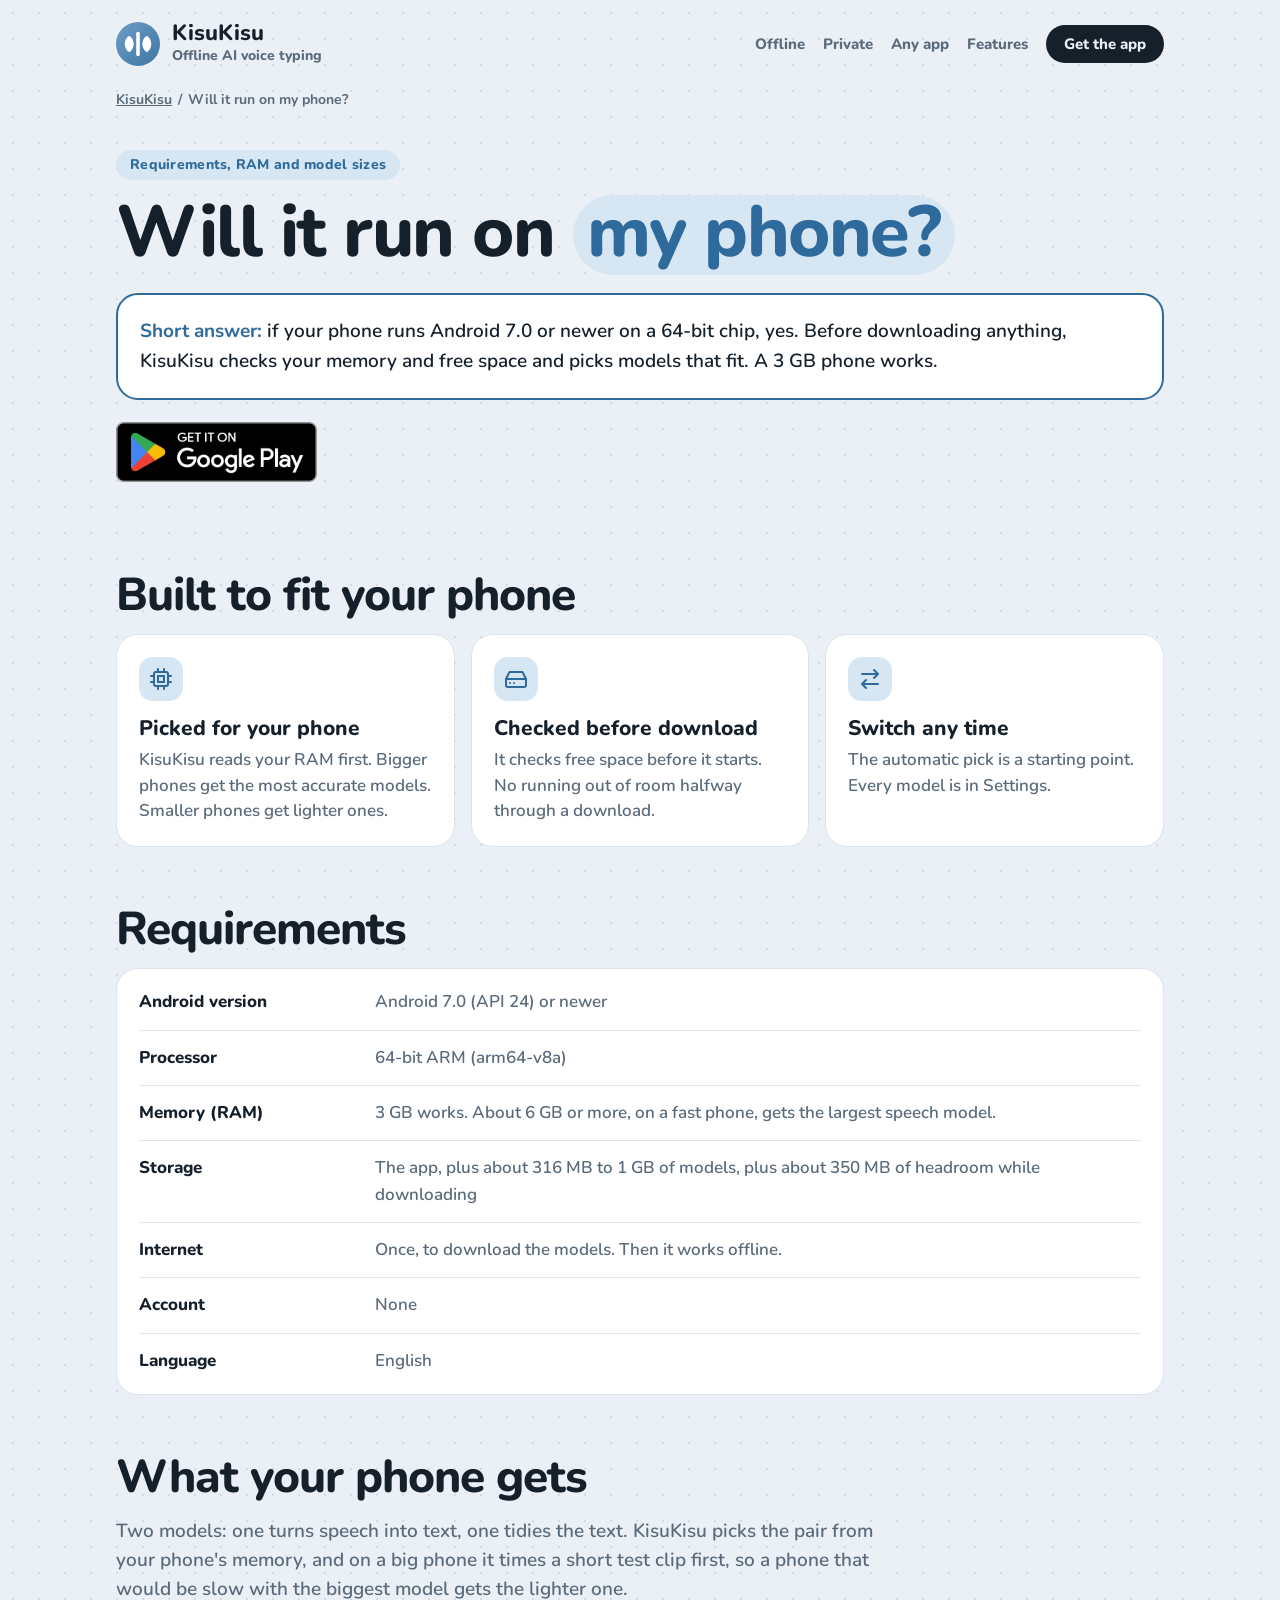
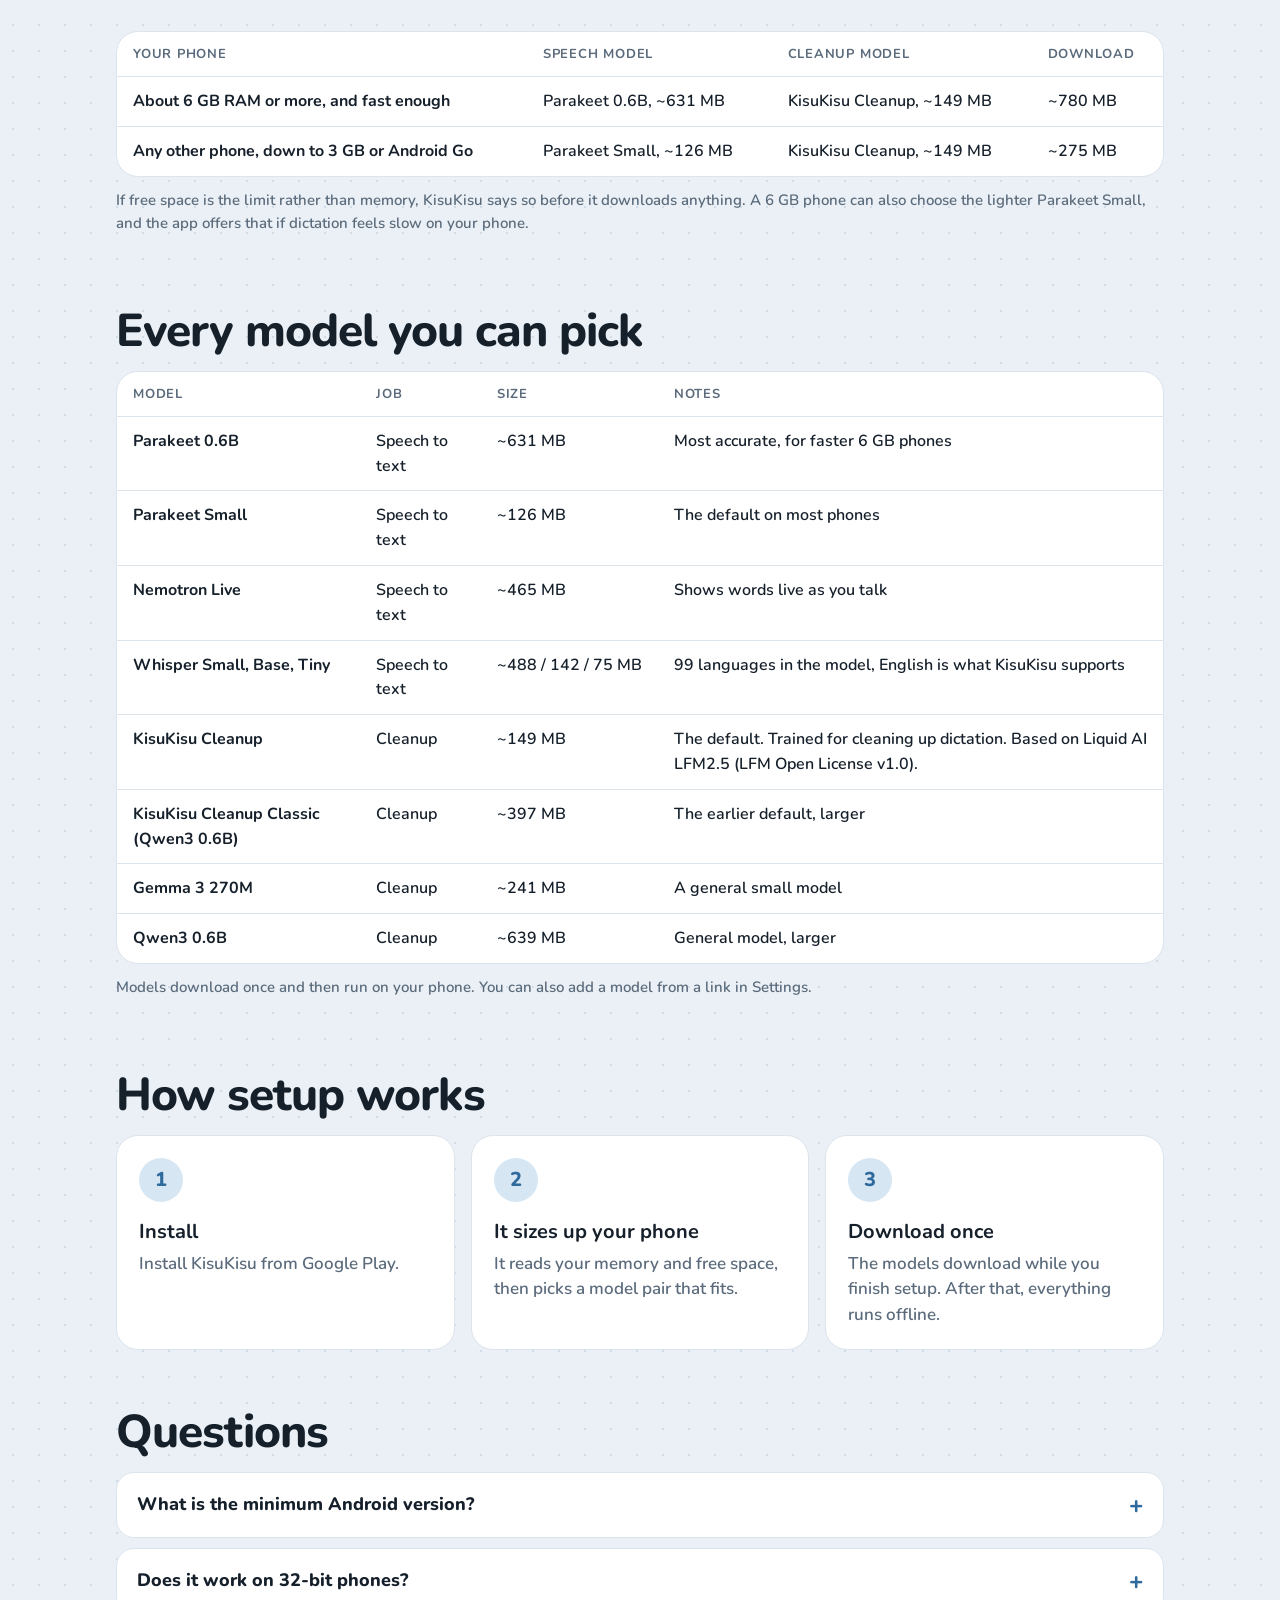
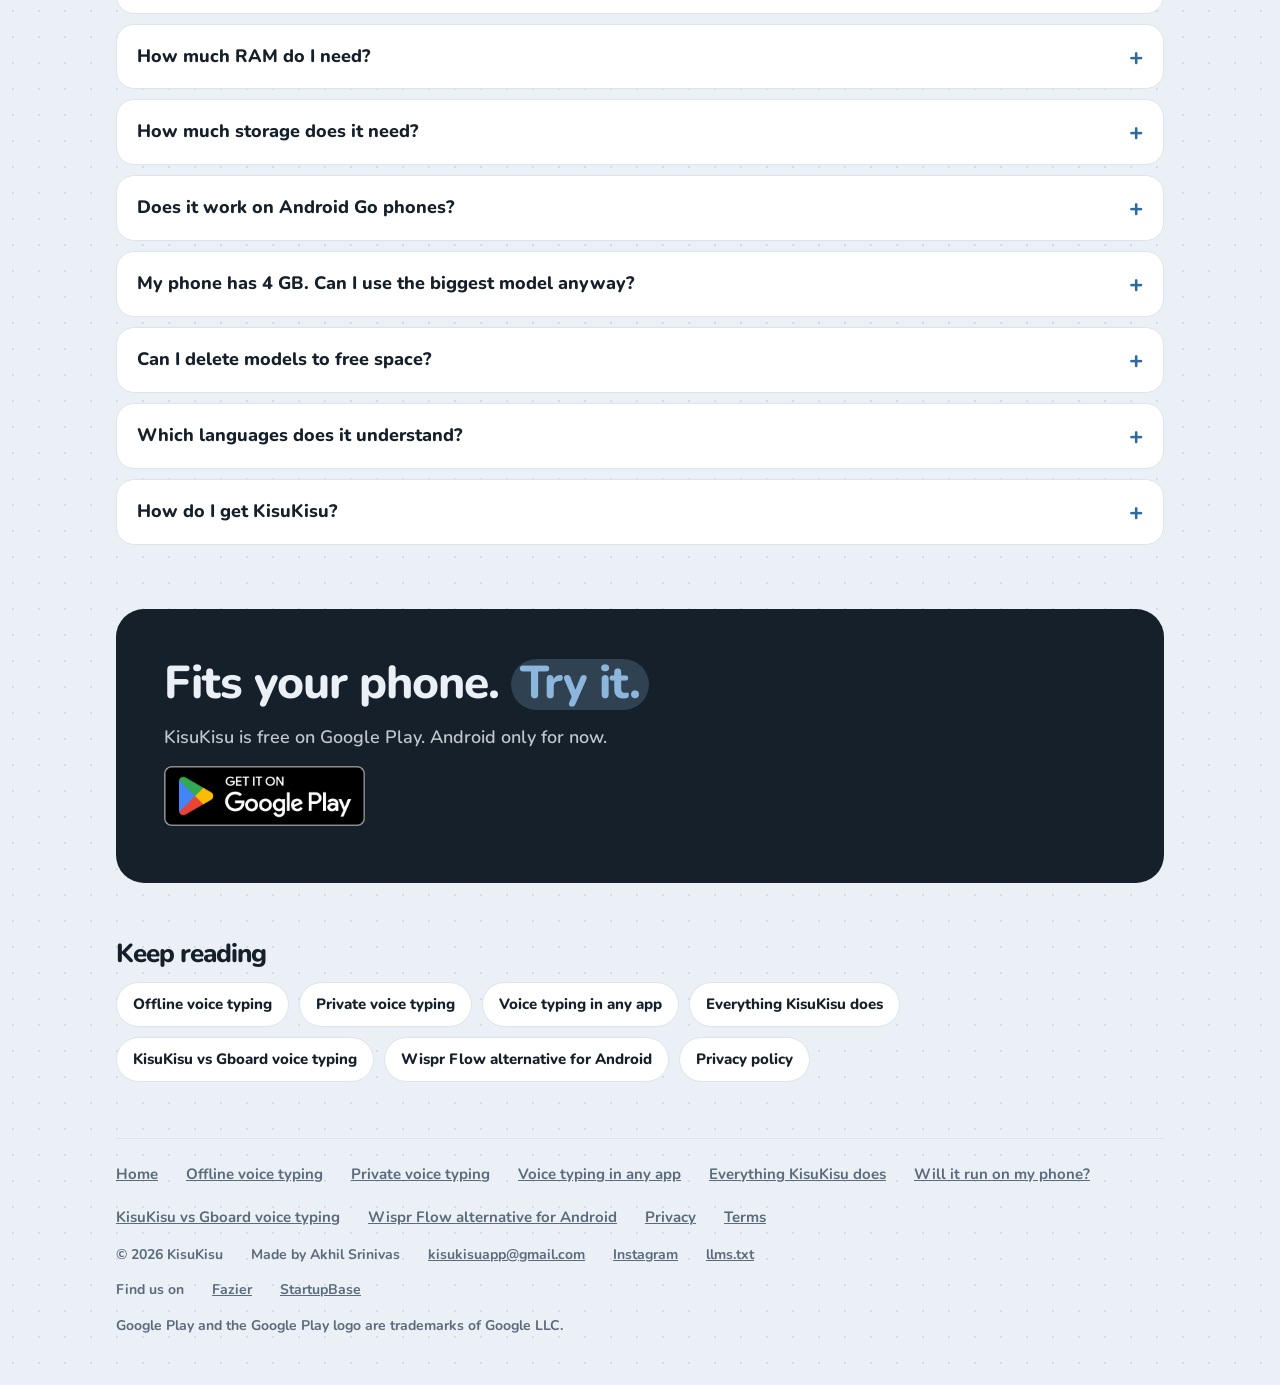
<file: will-it-run-on-my-phone.html>
<!doctype html>
<html lang="en">
<head>
<meta charset="utf-8">
<meta name="viewport" content="width=device-width, initial-scale=1">
<title>Will KisuKisu Run on My Phone? Android Requirements, RAM and Model Sizes (2026)</title>
<meta name="description" content="KisuKisu runs on Android 7.0+ phones with a 64-bit chip and 3 GB of RAM or more. It picks on-device models by memory: about 316 MB to 1 GB, downloaded once.">
<link rel="canonical" href="https://kisukisu-app.github.io/will-it-run-on-my-phone.html">
<meta name="robots" content="index, follow">
<meta name="theme-color" content="#EAF0F5">
<meta property="og:type" content="article">
<meta property="og:site_name" content="KisuKisu">
<meta property="og:title" content="Will KisuKisu Run on My Phone? Android Requirements, RAM and Model Sizes (2026)">
<meta property="og:description" content="KisuKisu runs on Android 7.0+ phones with a 64-bit chip and 3 GB of RAM or more. It picks on-device models by memory: about 316 MB to 1 GB, downloaded once.">
<meta property="og:url" content="https://kisukisu-app.github.io/will-it-run-on-my-phone.html">
<meta property="og:image" content="https://kisukisu-app.github.io/assets/og.png">
<meta property="og:image:width" content="1200">
<meta property="og:image:height" content="630">
<meta property="og:image:alt" content="KisuKisu: Talk messy. Send it clean. A phone with the voice bubble above the keyboard.">
<meta name="twitter:card" content="summary_large_image">
<meta name="twitter:title" content="Will KisuKisu Run on My Phone? Android Requirements, RAM and Model Sizes (2026)">
<meta name="twitter:description" content="KisuKisu runs on Android 7.0+ phones with a 64-bit chip and 3 GB of RAM or more. It picks on-device models by memory: about 316 MB to 1 GB, downloaded once.">
<meta name="twitter:image" content="https://kisukisu-app.github.io/assets/og.png">
<link rel="preconnect" href="https://fonts.googleapis.com">
<link rel="preconnect" href="https://fonts.gstatic.com" crossorigin>
<link href="https://fonts.googleapis.com/css2?family=Nunito:wght@600;700;800&display=swap" rel="stylesheet">
<link rel="stylesheet" href="assets/site.css">
<script type="application/ld+json">
{
 "@context": "https://schema.org",
 "@type": "BreadcrumbList",
 "itemListElement": [
  {
   "@type": "ListItem",
   "position": 1,
   "name": "KisuKisu",
   "item": "https://kisukisu-app.github.io/"
  },
  {
   "@type": "ListItem",
   "position": 2,
   "name": "Will it run on my phone?",
   "item": "https://kisukisu-app.github.io/will-it-run-on-my-phone.html"
  }
 ]
}
</script>
<script type="application/ld+json">
{
 "@context": "https://schema.org",
 "@type": "FAQPage",
 "mainEntity": [
  {
   "@type": "Question",
   "name": "What is the minimum Android version?",
   "acceptedAnswer": {
    "@type": "Answer",
    "text": "Android 7.0 (API level 24) or newer."
   }
  },
  {
   "@type": "Question",
   "name": "Does it work on 32-bit phones?",
   "acceptedAnswer": {
    "@type": "Answer",
    "text": "No. KisuKisu needs a 64-bit ARM processor (arm64-v8a). Most Android phones sold in recent years have one."
   }
  },
  {
   "@type": "Question",
   "name": "How much RAM do I need?",
   "acceptedAnswer": {
    "@type": "Answer",
    "text": "It runs on phones with 3 GB. With about 6 GB or more, and a phone that passes a short speed test, you get the largest, most accurate speech model. Every other phone gets a lighter one that is nearly as accurate on everyday speech."
   }
  },
  {
   "@type": "Question",
   "name": "How much storage does it need?",
   "acceptedAnswer": {
    "@type": "Answer",
    "text": "The app, plus about 275 MB to 780 MB of models depending on your phone, plus about 350 MB of headroom while downloading. If you are short on space, KisuKisu picks smaller models, or tells you how much to free before it starts."
   }
  },
  {
   "@type": "Question",
   "name": "Does it work on Android Go phones?",
   "acceptedAnswer": {
    "@type": "Answer",
    "text": "Yes. On phones Android marks as low on memory, KisuKisu starts with its smallest models."
   }
  },
  {
   "@type": "Question",
   "name": "My phone has 4 GB. Can I use the biggest model anyway?",
   "acceptedAnswer": {
    "@type": "Answer",
    "text": "Yes. Every model is in Settings. The automatic choice is only a starting point. A model that is too big for your phone's memory may be slow or fail, so the app picks a safe one first."
   }
  },
  {
   "@type": "Question",
   "name": "Can I delete models to free space?",
   "acceptedAnswer": {
    "@type": "Answer",
    "text": "Yes. Delete any model you are not using in Settings. You can download it again any time."
   }
  },
  {
   "@type": "Question",
   "name": "Which languages does it understand?",
   "acceptedAnswer": {
    "@type": "Answer",
    "text": "English. Other languages are not supported yet."
   }
  },
  {
   "@type": "Question",
   "name": "How do I get KisuKisu?",
   "acceptedAnswer": {
    "@type": "Answer",
    "text": "KisuKisu is on Google Play. Install it like any other app."
   }
  }
 ]
}
</script>
</head>
<body>
<div class="wrap">
<header class="top">
  <a class="lock" href="./" aria-label="KisuKisu home"><svg width="44" height="44" viewBox="0 0 100 100" aria-hidden="true"><defs><linearGradient id="g" x1="0" y1="0" x2="1" y2="1"><stop offset="0" stop-color="#6E9CC6"/><stop offset="1" stop-color="#3F76A4"/></linearGradient></defs><circle cx="50" cy="50" r="50" fill="url(#g)"/><path transform="translate(7 7) scale(0.86)" fill="#fff" d="M26.7,28.5 A25.43,25.43 0 0,0 26.7,71.5 A25.43,25.43 0 0,0 26.7,28.5 Z M45.25,22.05 A4.75,4.75 0 0,1 54.75,22.05 L54.75,77.95 A4.75,4.75 0 0,1 45.25,77.95 Z M73.3,28.5 A25.43,25.43 0 0,0 73.3,71.5 A25.43,25.43 0 0,0 73.3,28.5 Z"/></svg><div><b>KisuKisu</b><span>Offline AI voice typing</span></div></a>
  <nav aria-label="Main"><a class="nl" href="offline-voice-typing.html">Offline</a><a class="nl" href="private-voice-typing.html">Private</a><a class="nl" href="voice-typing-any-app.html">Any app</a><a class="nl" href="features.html">Features</a><a class="cta small" href="https://play.google.com/store/apps/details?id=com.kisukisu.app">Get the app</a></nav>
</header>
<main>

<nav class="crumbs" aria-label="Breadcrumb"><a href="./">KisuKisu</a><span aria-hidden="true">/</span>Will it run on my phone?</nav>
<section class="hero">
  <p class="kicker">Requirements, RAM and model sizes</p>
  <h1 class="mid">Will it run on <em>my phone?</em></h1>
  <div class="answer"><b>Short answer:</b> if your phone runs Android 7.0 or newer on a 64-bit chip, yes. Before downloading anything, KisuKisu checks your memory and free space and picks models that fit. A 3 GB phone works.</div>
  <p style="margin-top:22px"><a class="play-badge" href="https://play.google.com/store/apps/details?id=com.kisukisu.app"><img src="/assets/google-play-badge.png" alt="Get it on Google Play" width="201" height="60"></a></p>
</section>

<section>
  <h2>Built to fit your phone</h2>
  <div class="grid">
<div class="card"><div class="ico"><svg width="24" height="24" viewBox="0 0 24 24" fill="none" stroke="currentColor" stroke-width="2" stroke-linecap="round" stroke-linejoin="round" aria-hidden="true"><rect x="5" y="5" width="14" height="14" rx="2"/><path d="M9 9h6v6H9zM9 2v3M15 2v3M9 19v3M15 19v3M2 9h3M2 15h3M19 9h3M19 15h3"/></svg></div><h3>Picked for your phone</h3><p>KisuKisu reads your RAM first. Bigger phones get the most accurate models. Smaller phones get lighter ones.</p></div>
<div class="card"><div class="ico"><svg width="24" height="24" viewBox="0 0 24 24" fill="none" stroke="currentColor" stroke-width="2" stroke-linecap="round" stroke-linejoin="round" aria-hidden="true"><path d="M22 12H2M5.5 5h13L22 12v6a2 2 0 0 1-2 2H4a2 2 0 0 1-2-2v-6z"/><path d="M6 16h.01M10 16h.01"/></svg></div><h3>Checked before download</h3><p>It checks free space before it starts. No running out of room halfway through a download.</p></div>
<div class="card"><div class="ico"><svg width="24" height="24" viewBox="0 0 24 24" fill="none" stroke="currentColor" stroke-width="2" stroke-linecap="round" stroke-linejoin="round" aria-hidden="true"><path d="m16 3 4 4-4 4M20 7H4M8 21l-4-4 4-4M4 17h16"/></svg></div><h3>Switch any time</h3><p>The automatic pick is a starting point. Every model is in Settings.</p></div>
</div>
</section>

<section>
  <h2>Requirements</h2>
  <div class="facts"><dl><div class="row"><dt>Android version</dt><dd>Android 7.0 (API 24) or newer</dd></div><div class="row"><dt>Processor</dt><dd>64-bit ARM (arm64-v8a)</dd></div><div class="row"><dt>Memory (RAM)</dt><dd>3 GB works. About 6 GB or more, on a fast phone, gets the largest speech model.</dd></div><div class="row"><dt>Storage</dt><dd>The app, plus about 316 MB to 1 GB of models, plus about 350 MB of headroom while downloading</dd></div><div class="row"><dt>Internet</dt><dd>Once, to download the models. Then it works offline.</dd></div><div class="row"><dt>Account</dt><dd>None</dd></div><div class="row"><dt>Language</dt><dd>English</dd></div></dl></div>
</section>

<section>
  <h2>What your phone gets</h2>
  <p class="sub">Two models: one turns speech into text, one tidies the text. KisuKisu picks the pair from your phone's memory, and on a big phone it times a short test clip first, so a phone that would be slow with the biggest model gets the lighter one.</p>
  <div class="tablewrap"><table class="stack">
    <thead><tr><th>Your phone</th><th>Speech model</th><th>Cleanup model</th><th>Download</th></tr></thead>
    <tbody>
      <tr><td data-h="Phone"><b>About 6 GB RAM or more, and fast enough</b></td><td data-h="Speech">Parakeet 0.6B, ~631 MB</td><td data-h="Cleanup">KisuKisu Cleanup, ~149 MB</td><td class="num" data-h="Download">~780 MB</td></tr>
      <tr><td data-h="Phone"><b>Any other phone, down to 3 GB or Android Go</b></td><td data-h="Speech">Parakeet Small, ~126 MB</td><td data-h="Cleanup">KisuKisu Cleanup, ~149 MB</td><td class="num" data-h="Download">~275 MB</td></tr>
    </tbody>
  </table></div>
  <p class="note">If free space is the limit rather than memory, KisuKisu says so before it downloads anything. A 6 GB phone can also choose the lighter Parakeet Small, and the app offers that if dictation feels slow on your phone.</p>
</section>

<section>
  <h2>Every model you can pick</h2>
  <div class="tablewrap"><table class="stack">
    <thead><tr><th>Model</th><th>Job</th><th>Size</th><th>Notes</th></tr></thead>
    <tbody>
      <tr><td data-h="Model"><b>Parakeet 0.6B</b></td><td data-h="Job">Speech to text</td><td class="num" data-h="Size">~631 MB</td><td data-h="Notes">Most accurate, for faster 6 GB phones</td></tr>
      <tr><td data-h="Model"><b>Parakeet Small</b></td><td data-h="Job">Speech to text</td><td class="num" data-h="Size">~126 MB</td><td data-h="Notes">The default on most phones</td></tr>
      <tr><td data-h="Model"><b>Nemotron Live</b></td><td data-h="Job">Speech to text</td><td class="num" data-h="Size">~465 MB</td><td data-h="Notes">Shows words live as you talk</td></tr>
      <tr><td data-h="Model"><b>Whisper Small, Base, Tiny</b></td><td data-h="Job">Speech to text</td><td class="num" data-h="Size">~488 / 142 / 75 MB</td><td data-h="Notes">99 languages in the model, English is what KisuKisu supports</td></tr>
      <tr><td data-h="Model"><b>KisuKisu Cleanup</b></td><td data-h="Job">Cleanup</td><td class="num" data-h="Size">~149 MB</td><td data-h="Notes">The default. Trained for cleaning up dictation. Based on Liquid AI LFM2.5 (LFM Open License v1.0).</td></tr>
      <tr><td data-h="Model"><b>KisuKisu Cleanup Classic (Qwen3 0.6B)</b></td><td data-h="Job">Cleanup</td><td class="num" data-h="Size">~397 MB</td><td data-h="Notes">The earlier default, larger</td></tr>
      <tr><td data-h="Model"><b>Gemma 3 270M</b></td><td data-h="Job">Cleanup</td><td class="num" data-h="Size">~241 MB</td><td data-h="Notes">A general small model</td></tr>
      <tr><td data-h="Model"><b>Qwen3 0.6B</b></td><td data-h="Job">Cleanup</td><td class="num" data-h="Size">~639 MB</td><td data-h="Notes">General model, larger</td></tr>
    </tbody>
  </table></div>
  <p class="note">Models download once and then run on your phone. You can also add a model from a link in Settings.</p>
</section>

<section>
  <h2>How setup works</h2>
  <ol class="steps"><li><b>Install</b><span>Install KisuKisu from Google Play.</span></li><li><b>It sizes up your phone</b><span>It reads your memory and free space, then picks a model pair that fits.</span></li><li><b>Download once</b><span>The models download while you finish setup. After that, everything runs offline.</span></li></ol>
</section>

<section>
  <h2>Questions</h2>
  <div class="faq">
<details><summary>What is the minimum Android version?</summary><div><p>Android 7.0 (API level 24) or newer.</p></div></details>
<details><summary>Does it work on 32-bit phones?</summary><div><p>No. KisuKisu needs a 64-bit ARM processor (arm64-v8a). Most Android phones sold in recent years have one.</p></div></details>
<details><summary>How much RAM do I need?</summary><div><p>It runs on phones with 3 GB. With about 6 GB or more, and a phone that passes a short speed test, you get the largest, most accurate speech model. Every other phone gets a lighter one that is nearly as accurate on everyday speech.</p></div></details>
<details><summary>How much storage does it need?</summary><div><p>The app, plus about 275 MB to 780 MB of models depending on your phone, plus about 350 MB of headroom while downloading. If you are short on space, KisuKisu picks smaller models, or tells you how much to free before it starts.</p></div></details>
<details><summary>Does it work on Android Go phones?</summary><div><p>Yes. On phones Android marks as low on memory, KisuKisu starts with its smallest models.</p></div></details>
<details><summary>My phone has 4 GB. Can I use the biggest model anyway?</summary><div><p>Yes. Every model is in Settings. The automatic choice is only a starting point. A model that is too big for your phone's memory may be slow or fail, so the app picks a safe one first.</p></div></details>
<details><summary>Can I delete models to free space?</summary><div><p>Yes. Delete any model you are not using in Settings. You can download it again any time.</p></div></details>
<details><summary>Which languages does it understand?</summary><div><p>English. Other languages are not supported yet.</p></div></details>
<details><summary>How do I get KisuKisu?</summary><div><p>KisuKisu is on <a href="https://play.google.com/store/apps/details?id=com.kisukisu.app">Google Play</a>. Install it like any other app.</p></div></details>
</div>
</section>

<section id="beta" class="beta">
  <h2>Fits your phone. <em>Try it.</em></h2>
  <p>KisuKisu is free on Google Play. Android only for now.</p>
  <a class="play-badge" href="https://play.google.com/store/apps/details?id=com.kisukisu.app"><img src="/assets/google-play-badge.png" alt="Get it on Google Play" width="201" height="60"></a>
</section>
<section><h2 style="font-size:26px">Keep reading</h2><div class="related"><a href="offline-voice-typing.html">Offline voice typing</a><a href="private-voice-typing.html">Private voice typing</a><a href="voice-typing-any-app.html">Voice typing in any app</a><a href="features.html">Everything KisuKisu does</a><a href="compare/gboard-voice-typing.html">KisuKisu vs Gboard voice typing</a><a href="compare/wispr-flow-alternative-android.html">Wispr Flow alternative for Android</a><a href="privacy.html">Privacy policy</a></div></section>

</main>
<footer>
  <div class="cols"><a href="./">Home</a><a href="offline-voice-typing.html">Offline voice typing</a><a href="private-voice-typing.html">Private voice typing</a><a href="voice-typing-any-app.html">Voice typing in any app</a><a href="features.html">Everything KisuKisu does</a><a href="will-it-run-on-my-phone.html">Will it run on my phone?</a><a href="compare/gboard-voice-typing.html">KisuKisu vs Gboard voice typing</a><a href="compare/wispr-flow-alternative-android.html">Wispr Flow alternative for Android</a><a href="privacy.html">Privacy</a><a href="terms.html">Terms</a></div>
  <div class="cols fine"><span>© 2026 KisuKisu</span><span>Made by Akhil Srinivas</span><a href="mailto:kisukisuapp@gmail.com">kisukisuapp@gmail.com</a><a href="https://instagram.com/kisukisuapp">Instagram</a><a href="llms.txt">llms.txt</a></div>
  <div class="cols fine"><span>Find us on</span><a href="https://fazier.com">Fazier</a><a href="https://startupbase.io">StartupBase</a></div>
  <div class="cols fine"><span>Google Play and the Google Play logo are trademarks of Google LLC.</span></div>
</footer>
</div>
</body>
</html>
</file>
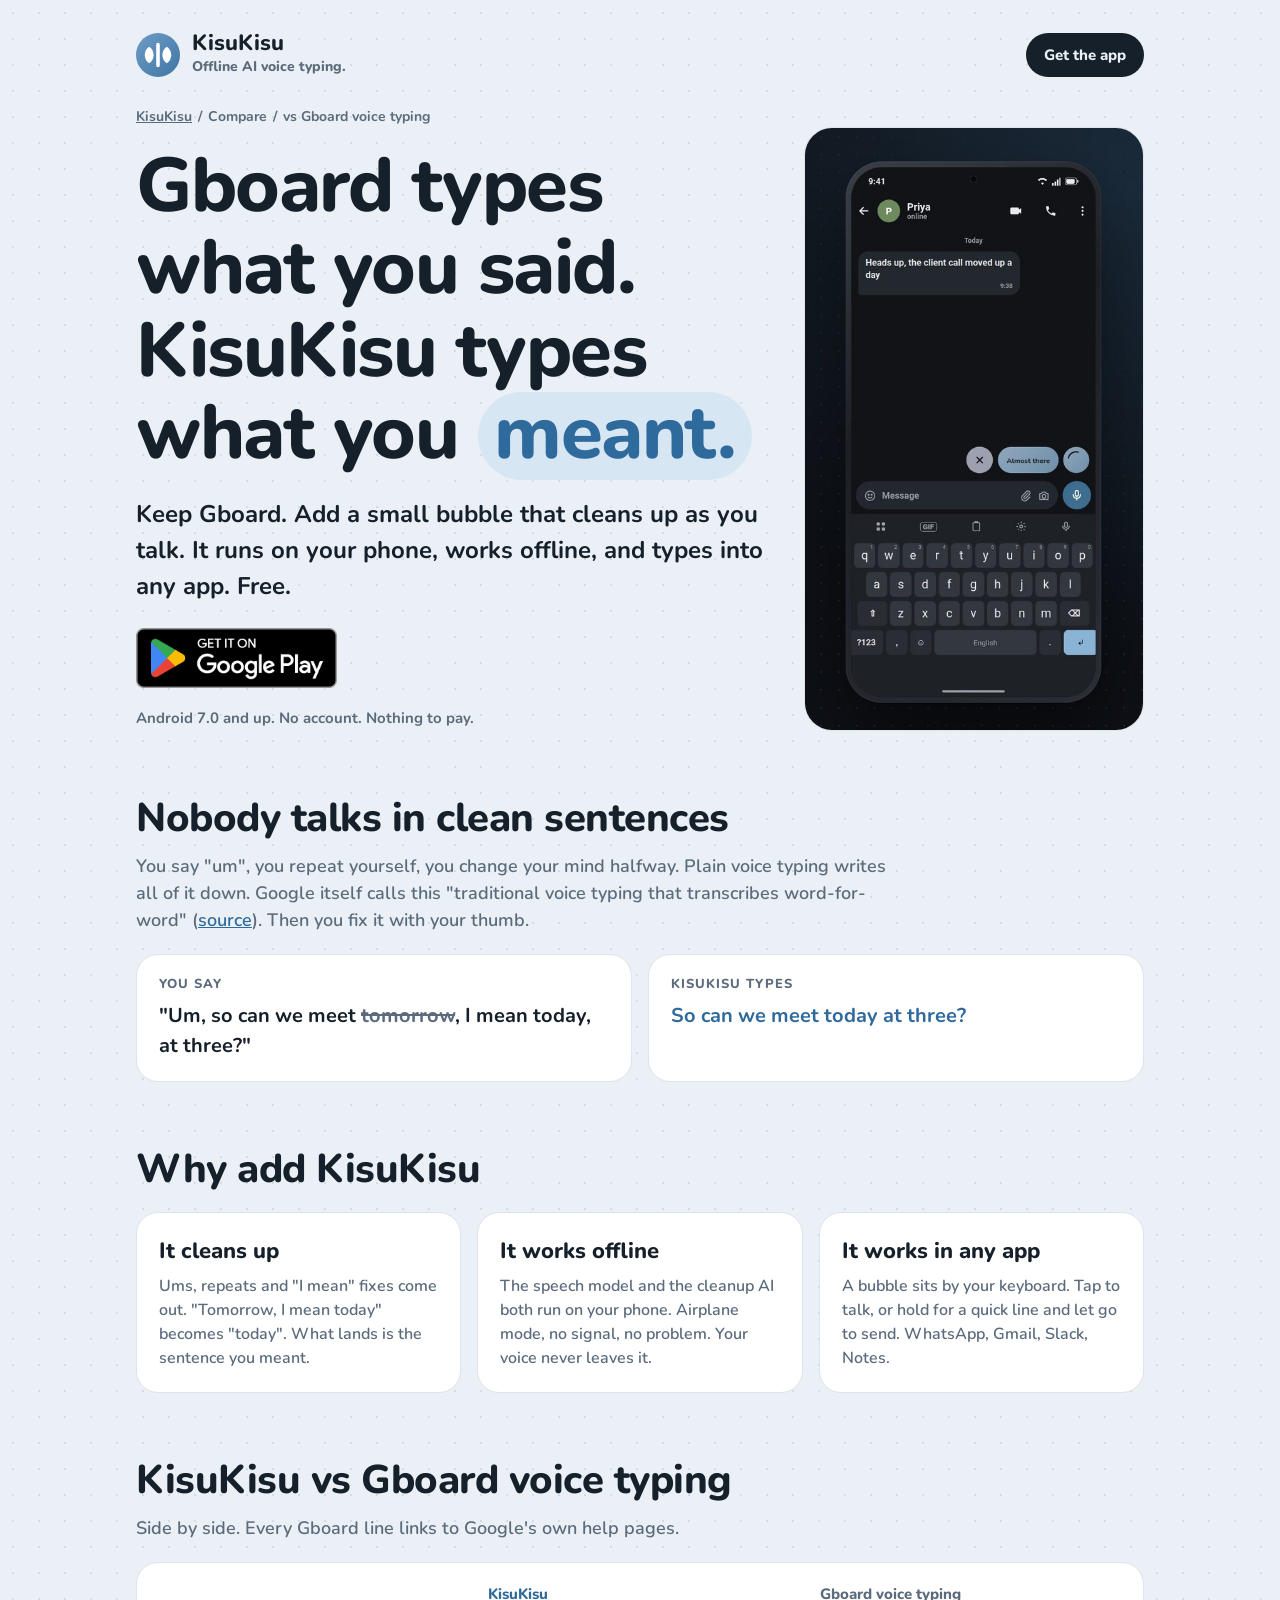
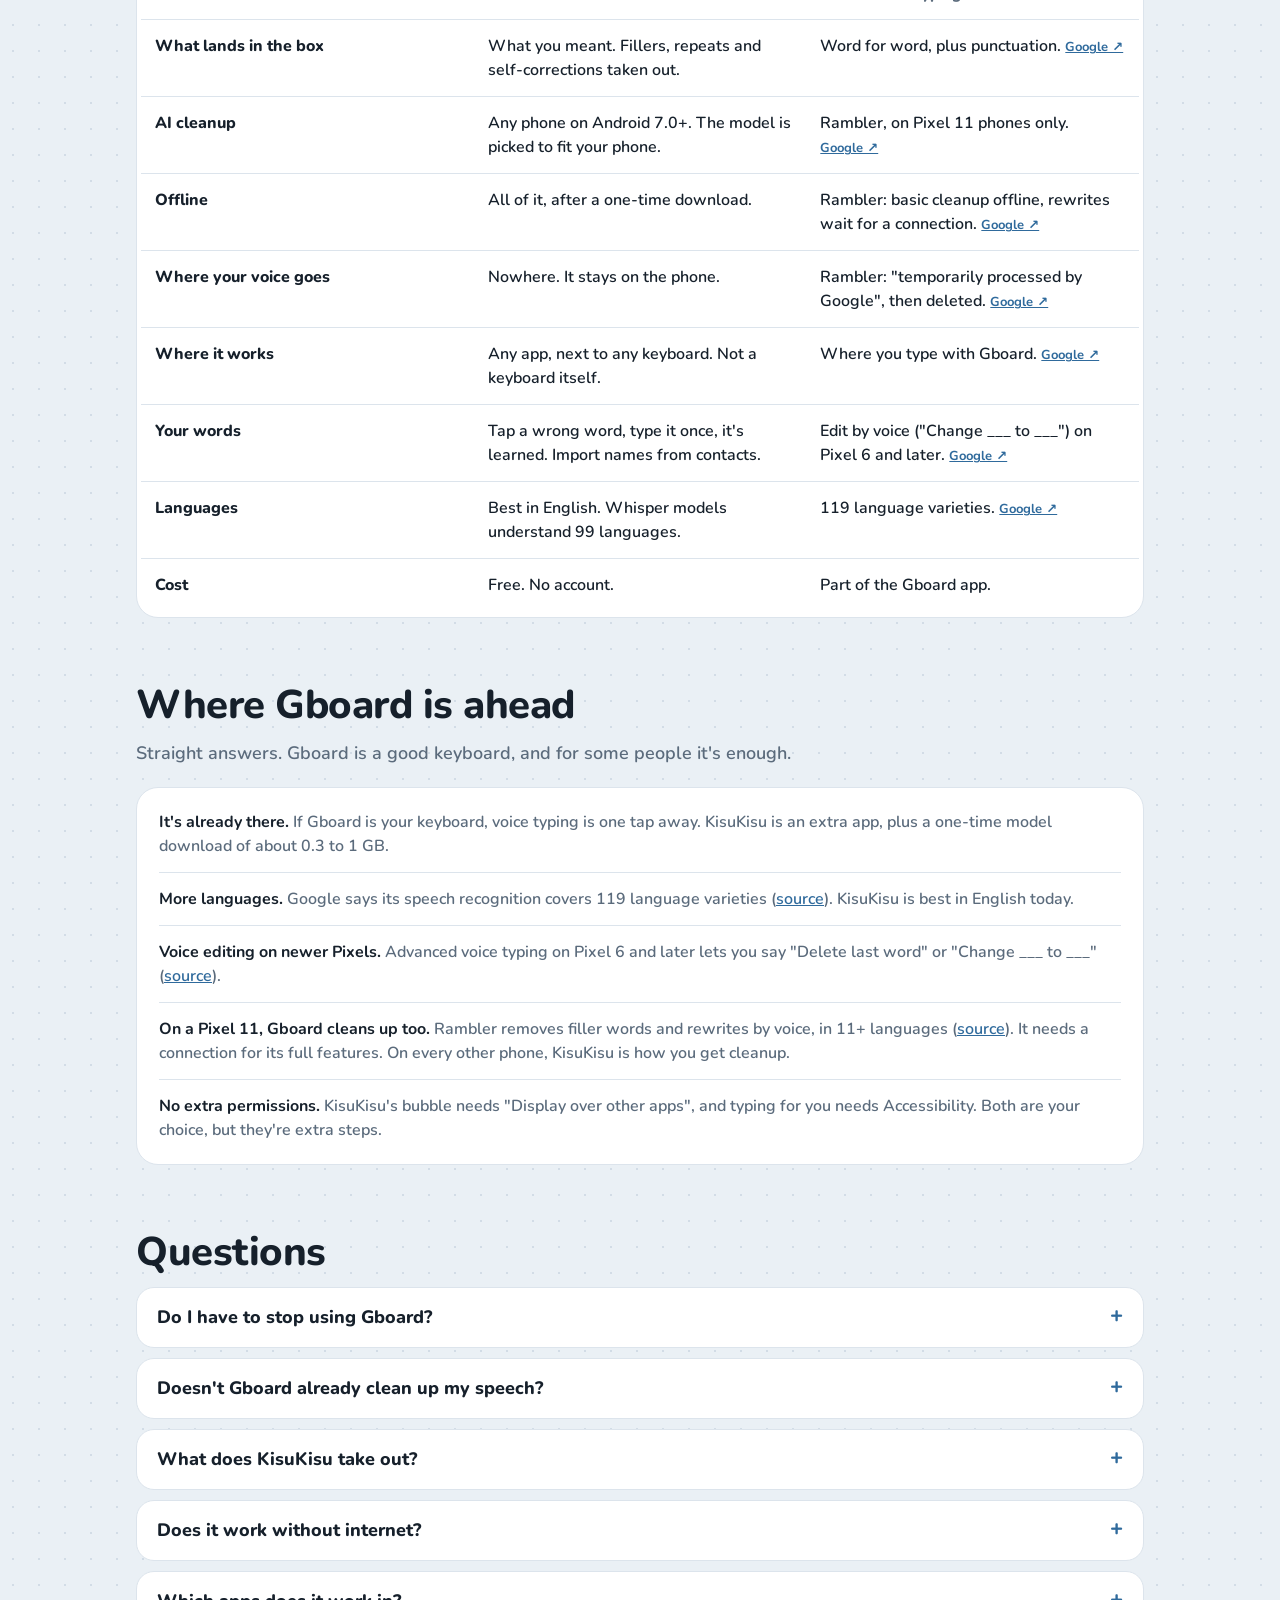
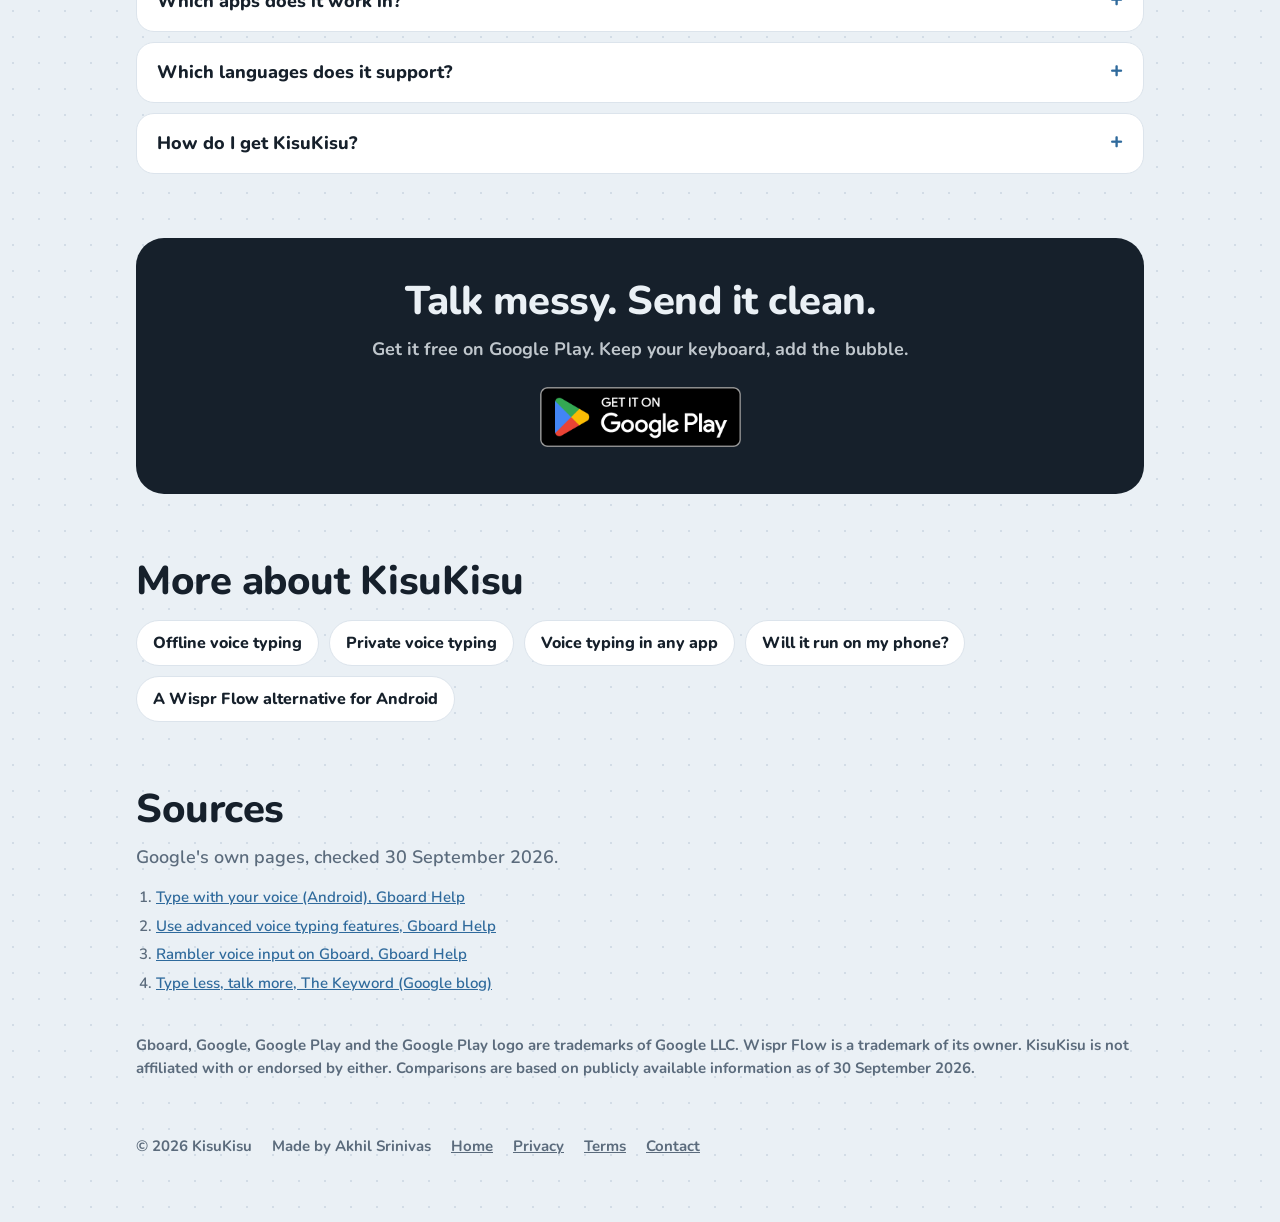
<file: compare/gboard-voice-typing.html>
<!doctype html>
<html lang="en">
<head>
<meta charset="utf-8">
<meta name="viewport" content="width=device-width, initial-scale=1">
<title>KisuKisu vs Gboard Voice Typing (2026): Cleanup, Offline, Any App</title>
<meta name="description" content="Gboard voice typing writes down what you said. KisuKisu writes what you meant: it takes out the ums, repeats and &quot;I mean&quot; fixes, on your phone, offline, in any app. Free on Google Play.">
<link rel="canonical" href="https://kisukisu-app.github.io/compare/gboard-voice-typing.html">
<meta property="og:type" content="article">
<meta property="og:site_name" content="KisuKisu">
<meta property="og:title" content="KisuKisu vs Gboard voice typing (2026)">
<meta property="og:description" content="Keep Gboard. Add a bubble that cleans up as you talk. On your phone, offline, any app. Free on Google Play.">
<meta property="og:url" content="https://kisukisu-app.github.io/compare/gboard-voice-typing.html">
<meta property="og:image" content="https://kisukisu-app.github.io/assets/og.png">
<meta name="twitter:card" content="summary_large_image">
<meta name="twitter:title" content="KisuKisu vs Gboard voice typing (2026)">
<meta name="twitter:description" content="Keep Gboard. Add a bubble that cleans up as you talk. On your phone, offline, any app. Free on Google Play.">
<meta name="twitter:image" content="https://kisukisu-app.github.io/assets/og.png">
<link rel="preconnect" href="https://fonts.googleapis.com">
<link href="https://fonts.googleapis.com/css2?family=Nunito:wght@600;700;800&display=swap" rel="stylesheet">
<script type="application/ld+json">
{
  "@context": "https://schema.org",
  "@type": "BreadcrumbList",
  "itemListElement": [
    {"@type": "ListItem", "position": 1, "name": "KisuKisu", "item": "https://kisukisu-app.github.io/"},
    {"@type": "ListItem", "position": 2, "name": "Compare", "item": "https://kisukisu-app.github.io/compare/gboard-voice-typing.html"},
    {"@type": "ListItem", "position": 3, "name": "KisuKisu vs Gboard voice typing", "item": "https://kisukisu-app.github.io/compare/gboard-voice-typing.html"}
  ]
}
</script>
<script type="application/ld+json">
{
  "@context": "https://schema.org",
  "@type": "FAQPage",
  "mainEntity": [
    {
      "@type": "Question",
      "name": "Do I have to stop using Gboard?",
      "acceptedAnswer": {
        "@type": "Answer",
        "text": "No. KisuKisu is not a keyboard. It's a small bubble that sits next to the keyboard you already use, Gboard included. Tap the bubble to talk; your keyboard stays as it is."
      }
    },
    {
      "@type": "Question",
      "name": "Doesn't Gboard already clean up my speech?",
      "acceptedAnswer": {
        "@type": "Answer",
        "text": "On Pixel 11 phones, Gboard's Rambler removes filler words. On other phones, Google describes its voice typing as word for word. KisuKisu cleans up on any phone with Android 7.0 or newer."
      }
    },
    {
      "@type": "Question",
      "name": "What does KisuKisu take out?",
      "acceptedAnswer": {
        "@type": "Answer",
        "text": "Ums and uhs, repeats, and self-corrections. Say \"tomorrow, I mean today\" and it types \"today\". Say \"scratch that\" and the part before it goes. It also handles spoken punctuation and lists."
      }
    },
    {
      "@type": "Question",
      "name": "Does it work without internet?",
      "acceptedAnswer": {
        "@type": "Answer",
        "text": "Yes. The speech model and the cleanup AI download once, then run on your phone. After that it works in airplane mode, and your voice never leaves the phone."
      }
    },
    {
      "@type": "Question",
      "name": "Which apps does it work in?",
      "acceptedAnswer": {
        "@type": "Answer",
        "text": "Any app with a text box: WhatsApp, Gmail, Slack, Notes and the rest. With Auto-insert on, the words are typed straight in. Without it, they're copied and you paste them."
      }
    },
    {
      "@type": "Question",
      "name": "Which languages does it support?",
      "acceptedAnswer": {
        "@type": "Answer",
        "text": "KisuKisu is best in English today. The Whisper speech models understand 99 languages. Gboard covers more languages, so if you mostly dictate in another language, Gboard may suit you better for now."
      }
    },
    {
      "@type": "Question",
      "name": "How do I get KisuKisu?",
      "acceptedAnswer": {
        "@type": "Answer",
        "text": "It's on Google Play. Install it like any other app."
      }
    }
  ]
}
</script>
<style>
:root { --bg: #EAF0F5; --dots: #D2DCE6; --card: #FFFFFF; --ink: #16202B; --ink2: #5B6B7C; --accent: #2F6A9C; --pop: #D6E6F3; --line: #DCE4EC; --good: #2E7D5B; }
@media (prefers-color-scheme: dark) { :root { --bg: #0E1116; --dots: #1F252D; --card: #161B22; --ink: #EEF2F6; --ink2: #93A1B0; --accent: #8DB6DC; --pop: rgba(110,156,198,.28); --line: #28303A; --good: #7CCBA2; } }
* { box-sizing: border-box; }
html { -webkit-text-size-adjust: 100%; }
body { margin: 0; background: var(--bg); background-image: radial-gradient(var(--dots) 1.4px, transparent 1.5px); background-size: 26px 26px; color: var(--ink); font-family: Nunito, system-ui, sans-serif; line-height: 1.5; }
main { max-width: 1040px; margin: 0 auto; padding: 32px 16px 64px; }
a { color: var(--accent); }
.top { display: flex; align-items: center; justify-content: space-between; gap: 12px; flex-wrap: wrap; }
.lock { display: flex; align-items: center; gap: 12px; text-decoration: none; color: inherit; }
.lock b { font-size: 22px; font-weight: 800; display: block; line-height: 1; }
.lock span { color: var(--ink2); font-weight: 800; font-size: 14px; }
.crumbs { font-size: 14px; font-weight: 700; color: var(--ink2); margin: 28px 0 0; padding: 0; list-style: none; display: flex; flex-wrap: wrap; gap: 6px; }
.crumbs li + li::before { content: "/"; margin-right: 6px; color: var(--ink2); }
.crumbs a { color: var(--ink2); }
h1 { font-size: clamp(38px, 7vw, 76px); line-height: 1.08; letter-spacing: -1.5px; margin: 16px 0 16px; font-weight: 800; }
h1 em { font-style: normal; color: var(--accent); background: var(--pop); border-radius: 999px; display: inline-block; line-height: 1.05; padding: 0.02em 0.22em 0.08em; }
.lede { font-size: clamp(19px, 2.4vw, 24px); font-weight: 700; margin: 0 0 24px; max-width: 760px; color: var(--ink); }
.cta { display: inline-flex; align-items: center; justify-content: center; gap: 10px; background: var(--ink); color: var(--bg); text-decoration: none; font-weight: 800; font-size: 18px; border-radius: 999px; padding: 16px 28px; }
.cta.big { font-size: 20px; padding: 18px 34px; }
.note { color: var(--ink2); font-weight: 700; font-size: 15px; margin: 12px 0 0; }
video { width: 100%; max-width: 420px; aspect-ratio: 9 / 16; object-fit: cover; border-radius: 28px; border: 1px solid var(--line); display: block; background: var(--card); }
.hero { display: grid; grid-template-columns: minmax(0, 1fr) 340px; gap: 40px; align-items: center; }
.hero video { justify-self: end; }
@media (max-width: 820px) { .hero { grid-template-columns: 1fr; gap: 28px; } .hero video { justify-self: center; max-width: 340px; } }
section { margin-top: 64px; }
h2 { font-size: clamp(28px, 4vw, 40px); line-height: 1.15; letter-spacing: -0.5px; margin: 0 0 12px; font-weight: 800; }
section > p { font-size: 18px; font-weight: 600; color: var(--ink2); max-width: 760px; margin: 0 0 14px; }
.said { display: grid; grid-template-columns: repeat(2, minmax(0, 1fr)); gap: 16px; margin-top: 20px; }
@media (max-width: 720px) { .said { grid-template-columns: 1fr; } }
.said div { background: var(--card); border: 1px solid var(--line); border-radius: 22px; padding: 20px 22px; }
.said small { display: block; font-size: 13px; font-weight: 800; letter-spacing: 1px; text-transform: uppercase; color: var(--ink2); margin-bottom: 6px; }
.said p { margin: 0; font-size: 20px; font-weight: 700; }
.said .out p { color: var(--accent); }
.said s { color: var(--ink2); text-decoration-thickness: 2px; }
.grid { display: grid; grid-template-columns: repeat(3, minmax(0, 1fr)); gap: 16px; margin-top: 20px; }
@media (max-width: 720px) { .grid { grid-template-columns: 1fr; } }
.card { background: var(--card); border: 1px solid var(--line); border-radius: 22px; padding: 22px; }
.card h3 { margin: 0 0 6px; font-size: 22px; font-weight: 800; }
.card p { margin: 0; color: var(--ink2); font-weight: 600; }
.tablewrap { background: var(--card); border: 1px solid var(--line); border-radius: 22px; padding: 6px 4px; margin-top: 20px; }
table { width: 100%; border-collapse: collapse; table-layout: fixed; font-size: 16px; }
th, td { text-align: left; vertical-align: top; padding: 14px 14px; border-top: 1px solid var(--line); overflow-wrap: anywhere; }
thead th { border-top: 0; font-size: 15px; font-weight: 800; color: var(--ink2); }
thead th.us { color: var(--accent); }
tbody th { font-weight: 800; width: 26%; }
td { font-weight: 600; }
td.us { color: var(--ink); }
.src { font-size: 13px; font-weight: 700; white-space: nowrap; }
@media (max-width: 560px) { table { font-size: 14px; } th, td { padding: 12px 8px; } tbody th { width: 28%; } thead th { font-size: 13px; } .src { font-size: 12px; } }
.honest { background: var(--card); border: 1px solid var(--line); border-radius: 22px; padding: 8px 22px; margin-top: 20px; }
.honest li { padding: 14px 0; border-top: 1px solid var(--line); font-weight: 600; color: var(--ink2); }
.honest li:first-child { border-top: 0; }
.honest li b { color: var(--ink); }
.honest ul { list-style: none; margin: 0; padding: 0; }
details { background: var(--card); border: 1px solid var(--line); border-radius: 18px; padding: 0 20px; margin-top: 10px; }
summary { cursor: pointer; font-weight: 800; font-size: 18px; padding: 16px 0; list-style: none; display: flex; justify-content: space-between; gap: 12px; }
summary::-webkit-details-marker { display: none; }
summary::after { content: "+"; color: var(--accent); font-size: 22px; line-height: 1; }
details[open] summary::after { content: "–"; }
details p { margin: 0 0 18px; color: var(--ink2); font-weight: 600; }
.final { margin-top: 64px; background: var(--ink); color: var(--bg); border-radius: 28px; padding: 40px 28px; text-align: center; }
.final h2 { color: var(--bg); }
.final p { color: var(--bg); opacity: .8; font-weight: 700; font-size: 18px; margin: 0 auto 24px; max-width: 560px; }
.final .cta { background: var(--bg); color: var(--ink); }
.more { display: flex; flex-wrap: wrap; gap: 10px; margin-top: 16px; padding: 0; list-style: none; }
.more a { display: inline-block; background: var(--card); border: 1px solid var(--line); border-radius: 999px; padding: 10px 16px; font-weight: 800; text-decoration: none; color: var(--ink); }
.sources { font-size: 15px; color: var(--ink2); font-weight: 600; padding-left: 20px; }
.sources li { margin: 6px 0; overflow-wrap: anywhere; }
footer { margin-top: 56px; color: var(--ink2); font-weight: 700; font-size: 15px; display: flex; gap: 20px; flex-wrap: wrap; }
footer a { color: inherit; }
</style>
</head>
<body>
<main>
  <div class="top">
    <a class="lock" href="/">
      <svg width="44" height="44" viewBox="0 0 100 100" aria-hidden="true"><defs><linearGradient id="g" x1="0" y1="0" x2="1" y2="1"><stop offset="0" stop-color="#6E9CC6"/><stop offset="1" stop-color="#3F76A4"/></linearGradient></defs><circle cx="50" cy="50" r="50" fill="url(#g)"/><path transform="translate(7 7) scale(0.86)" fill="#fff" d="M26.7,28.5 A25.43,25.43 0 0,0 26.7,71.5 A25.43,25.43 0 0,0 26.7,28.5 Z M45.25,22.05 A4.75,4.75 0 0,1 54.75,22.05 L54.75,77.95 A4.75,4.75 0 0,1 45.25,77.95 Z M73.3,28.5 A25.43,25.43 0 0,0 73.3,71.5 A25.43,25.43 0 0,0 73.3,28.5 Z"/></svg>
      <div><b>KisuKisu</b><span>Offline AI voice typing.</span></div>
    </a>
    <a class="cta small" href="https://play.google.com/store/apps/details?id=com.kisukisu.app" style="font-size:15px;padding:11px 18px">Get the app</a>
  </div>
  <ol class="crumbs" aria-label="Breadcrumb"><li><a href="/">KisuKisu</a></li><li>Compare</li><li>vs Gboard voice typing</li></ol>

  <div class="hero">
    <div>
      <h1>Gboard types what you said. KisuKisu types what you <em>meant.</em></h1>
      <p class="lede">Keep Gboard. Add a small bubble that cleans up as you talk. It runs on your phone, works offline, and types into any app. Free.</p>
      <a class="play-badge" href="https://play.google.com/store/apps/details?id=com.kisukisu.app"><img src="/assets/google-play-badge.png" alt="Get it on Google Play" width="201" height="60"></a>
      <p class="note">Android 7.0 and up. No account. Nothing to pay.</p>
    </div>
    <video src="../assets/reels/fixes-itself.mp4" poster="../assets/reel-poster.jpg" muted autoplay loop playsinline preload="metadata" aria-label="KisuKisu fixing a messy sentence as it types"></video>
  </div>

  <section>
    <h2>Nobody talks in clean sentences</h2>
    <p>You say "um", you repeat yourself, you change your mind halfway. Plain voice typing writes all of it down. Google itself calls this "traditional voice typing that transcribes word-for-word" (<a href="https://support.google.com/gboard/answer/17468539?hl=en-GB">source</a>). Then you fix it with your thumb.</p>
    <div class="said">
      <div><small>You say</small><p>"Um, so can we meet <s>tomorrow</s>, I mean today, at three?"</p></div>
      <div class="out"><small>KisuKisu types</small><p>So can we meet today at three?</p></div>
    </div>
  </section>

  <section>
    <h2>Why add KisuKisu</h2>
    <div class="grid">
      <div class="card"><h3>It cleans up</h3><p>Ums, repeats and "I mean" fixes come out. "Tomorrow, I mean today" becomes "today". What lands is the sentence you meant.</p></div>
      <div class="card"><h3>It works offline</h3><p>The speech model and the cleanup AI both run on your phone. Airplane mode, no signal, no problem. Your voice never leaves it.</p></div>
      <div class="card"><h3>It works in any app</h3><p>A bubble sits by your keyboard. Tap to talk, or hold for a quick line and let go to send. WhatsApp, Gmail, Slack, Notes.</p></div>
    </div>
  </section>

  <section>
    <h2>KisuKisu vs Gboard voice typing</h2>
    <p>Side by side. Every Gboard line links to Google's own help pages.</p>
    <div class="tablewrap">
      <table>
        <thead><tr><th scope="col"></th><th scope="col" class="us">KisuKisu</th><th scope="col">Gboard voice typing</th></tr></thead>
        <tbody>
          <tr><th scope="row">What lands in the box</th><td class="us">What you meant. Fillers, repeats and self-corrections taken out.</td><td>Word for word, plus punctuation. <a class="src" href="https://support.google.com/gboard/answer/17468539?hl=en-GB">Google ↗</a></td></tr>
          <tr><th scope="row">AI cleanup</th><td class="us">Any phone on Android 7.0+. The model is picked to fit your phone.</td><td>Rambler, on Pixel 11 phones only. <a class="src" href="https://support.google.com/gboard/answer/17468539?hl=en-GB">Google ↗</a></td></tr>
          <tr><th scope="row">Offline</th><td class="us">All of it, after a one-time download.</td><td>Rambler: basic cleanup offline, rewrites wait for a connection. <a class="src" href="https://support.google.com/gboard/answer/17468539?hl=en-GB">Google ↗</a></td></tr>
          <tr><th scope="row">Where your voice goes</th><td class="us">Nowhere. It stays on the phone.</td><td>Rambler: "temporarily processed by Google", then deleted. <a class="src" href="https://support.google.com/gboard/answer/17468539?hl=en-GB">Google ↗</a></td></tr>
          <tr><th scope="row">Where it works</th><td class="us">Any app, next to any keyboard. Not a keyboard itself.</td><td>Where you type with Gboard. <a class="src" href="https://support.google.com/gboard/answer/2781851?hl=en&amp;co=GENIE.Platform%3DAndroid">Google ↗</a></td></tr>
          <tr><th scope="row">Your words</th><td class="us">Tap a wrong word, type it once, it's learned. Import names from contacts.</td><td>Edit by voice ("Change ___ to ___") on Pixel 6 and later. <a class="src" href="https://support.google.com/gboard/answer/11197787?hl=en">Google ↗</a></td></tr>
          <tr><th scope="row">Languages</th><td class="us">Best in English. Whisper models understand 99 languages.</td><td>119 language varieties. <a class="src" href="https://blog.google/products-and-platforms/products/search/type-less-talk-more/">Google ↗</a></td></tr>
          <tr><th scope="row">Cost</th><td class="us">Free. No account.</td><td>Part of the Gboard app.</td></tr>
        </tbody>
      </table>
    </div>
  </section>

  <section>
    <h2>Where Gboard is ahead</h2>
    <p>Straight answers. Gboard is a good keyboard, and for some people it's enough.</p>
    <div class="honest">
      <ul>
        <li><b>It's already there.</b> If Gboard is your keyboard, voice typing is one tap away. KisuKisu is an extra app, plus a one-time model download of about 0.3 to 1 GB.</li>
        <li><b>More languages.</b> Google says its speech recognition covers 119 language varieties (<a href="https://blog.google/products-and-platforms/products/search/type-less-talk-more/">source</a>). KisuKisu is best in English today.</li>
        <li><b>Voice editing on newer Pixels.</b> Advanced voice typing on Pixel 6 and later lets you say "Delete last word" or "Change ___ to ___" (<a href="https://support.google.com/gboard/answer/11197787?hl=en">source</a>).</li>
        <li><b>On a Pixel 11, Gboard cleans up too.</b> Rambler removes filler words and rewrites by voice, in 11+ languages (<a href="https://support.google.com/gboard/answer/17468539?hl=en-GB">source</a>). It needs a connection for its full features. On every other phone, KisuKisu is how you get cleanup.</li>
        <li><b>No extra permissions.</b> KisuKisu's bubble needs "Display over other apps", and typing for you needs Accessibility. Both are your choice, but they're extra steps.</li>
      </ul>
    </div>
  </section>

  <section>
    <h2>Questions</h2>
    <details><summary>Do I have to stop using Gboard?</summary><p>No. KisuKisu is not a keyboard. It&#x27;s a small bubble that sits next to the keyboard you already use, Gboard included. Tap the bubble to talk; your keyboard stays as it is.</p></details>
    <details><summary>Doesn&#x27;t Gboard already clean up my speech?</summary><p>On Pixel 11 phones, Gboard&#x27;s Rambler removes filler words. On other phones, Google describes its voice typing as word for word. KisuKisu cleans up on any phone with Android 7.0 or newer.</p></details>
    <details><summary>What does KisuKisu take out?</summary><p>Ums and uhs, repeats, and self-corrections. Say &quot;tomorrow, I mean today&quot; and it types &quot;today&quot;. Say &quot;scratch that&quot; and the part before it goes. It also handles spoken punctuation and lists.</p></details>
    <details><summary>Does it work without internet?</summary><p>Yes. The speech model and the cleanup AI download once, then run on your phone. After that it works in airplane mode, and your voice never leaves the phone.</p></details>
    <details><summary>Which apps does it work in?</summary><p>Any app with a text box: WhatsApp, Gmail, Slack, Notes and the rest. With Auto-insert on, the words are typed straight in. Without it, they&#x27;re copied and you paste them.</p></details>
    <details><summary>Which languages does it support?</summary><p>KisuKisu is best in English today. The Whisper speech models understand 99 languages. Gboard covers more languages, so if you mostly dictate in another language, Gboard may suit you better for now.</p></details>
    <details><summary>How do I get KisuKisu?</summary><p>It&#x27;s on <a href="https://play.google.com/store/apps/details?id=com.kisukisu.app">Google Play</a>. Install it like any other app.</p></details>
  </section>

  <div class="final">
    <h2>Talk messy. Send it clean.</h2>
    <p>Get it free on Google Play. Keep your keyboard, add the bubble.</p>
    <a class="play-badge" href="https://play.google.com/store/apps/details?id=com.kisukisu.app"><img src="/assets/google-play-badge.png" alt="Get it on Google Play" width="201" height="60"></a>
  </div>

  <section>
    <h2>More about KisuKisu</h2>
    <ul class="more">
      <li><a href="/offline-voice-typing.html">Offline voice typing</a></li>
      <li><a href="/private-voice-typing.html">Private voice typing</a></li>
      <li><a href="/voice-typing-any-app.html">Voice typing in any app</a></li>
      <li><a href="/will-it-run-on-my-phone.html">Will it run on my phone?</a></li>
      <li><a href="/compare/wispr-flow-alternative-android.html">A Wispr Flow alternative for Android</a></li>
    </ul>
  </section>

  <section>
    <h2>Sources</h2>
    <p>Google's own pages, checked 30 September 2026.</p>
    <ol class="sources">
      <li><a href="https://support.google.com/gboard/answer/2781851?hl=en&amp;co=GENIE.Platform%3DAndroid">Type with your voice (Android), Gboard Help</a></li>
      <li><a href="https://support.google.com/gboard/answer/11197787?hl=en">Use advanced voice typing features, Gboard Help</a></li>
      <li><a href="https://support.google.com/gboard/answer/17468539?hl=en-GB">Rambler voice input on Gboard, Gboard Help</a></li>
      <li><a href="https://blog.google/products-and-platforms/products/search/type-less-talk-more/">Type less, talk more, The Keyword (Google blog)</a></li>
    </ol>
  </section>

  <p class="note" style="margin-top:40px">Gboard, Google, Google Play and the Google Play logo are trademarks of Google LLC. Wispr Flow is a trademark of its owner. KisuKisu is not affiliated with or endorsed by either. Comparisons are based on publicly available information as of 30 September 2026.</p>
  <footer><span>© 2026 KisuKisu</span><span>Made by Akhil Srinivas</span><a href="/">Home</a><a href="/privacy.html">Privacy</a><a href="/terms.html">Terms</a><a href="mailto:kisukisuapp@gmail.com">Contact</a></footer>
</main>
</body>
</html>
</file>
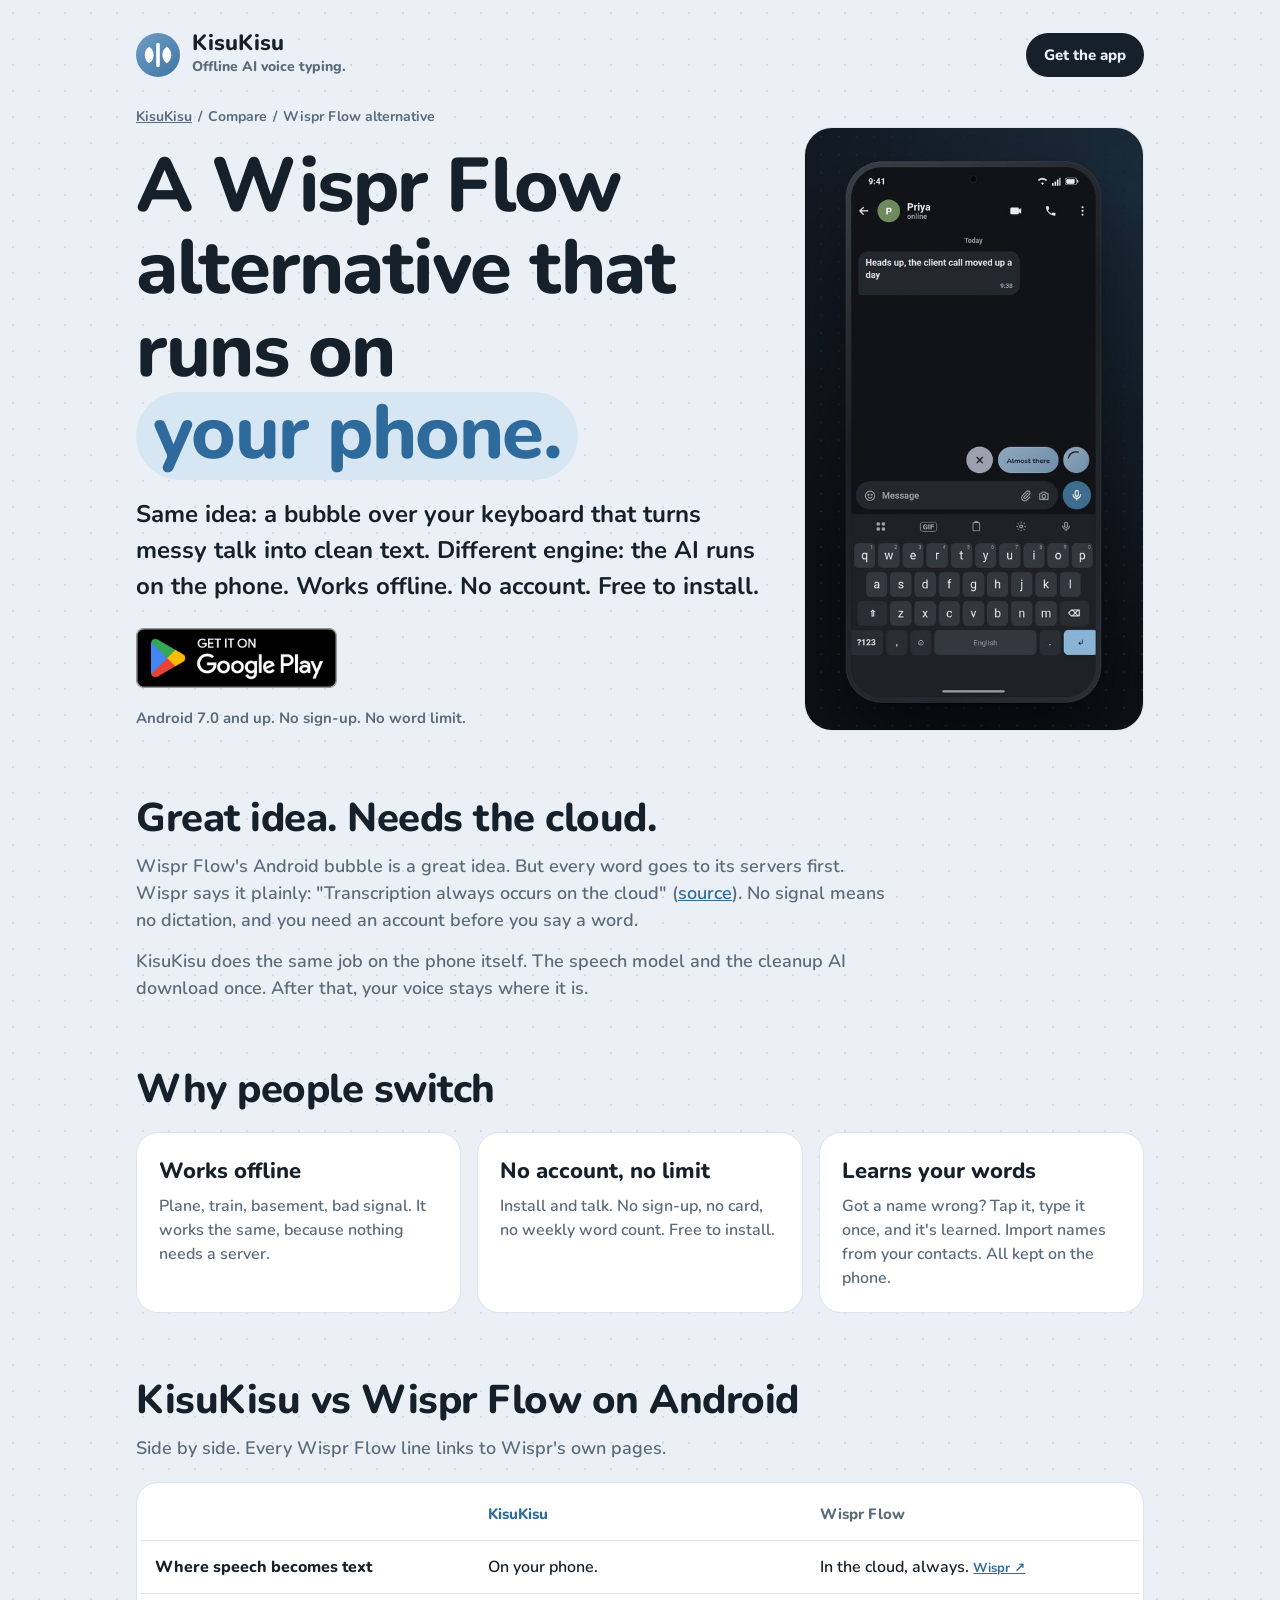
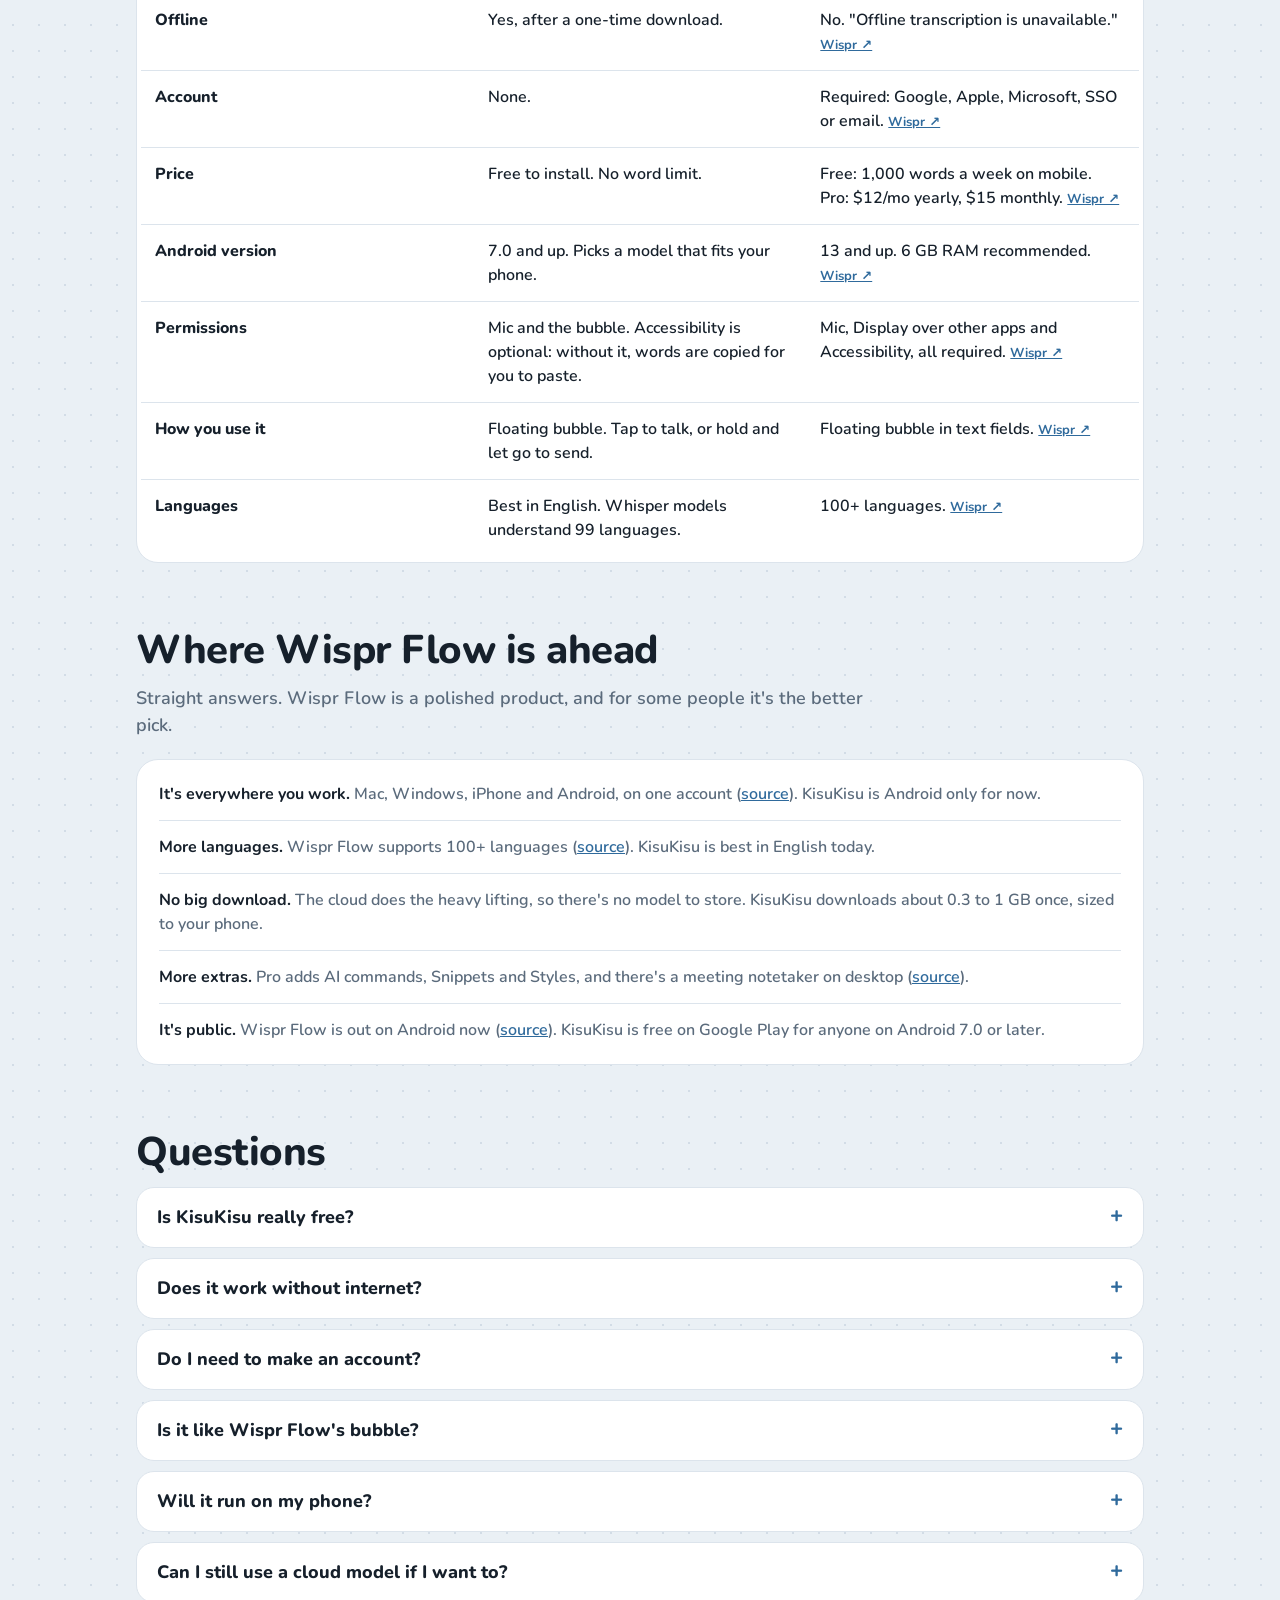
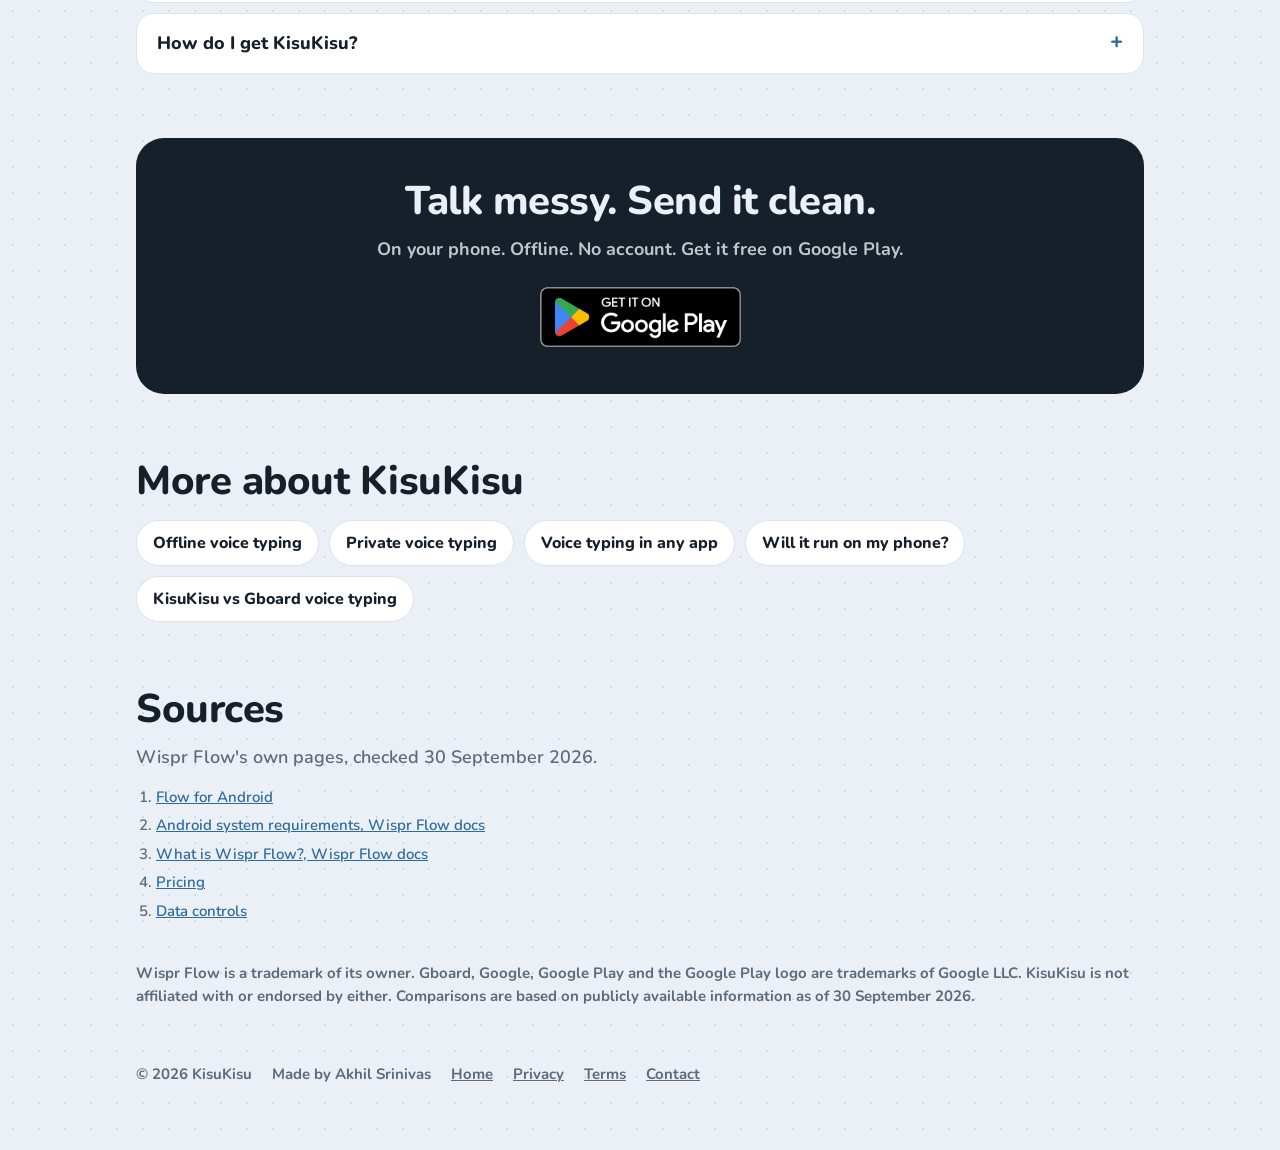
<file: compare/wispr-flow-alternative-android.html>
<!doctype html>
<html lang="en">
<head>
<meta charset="utf-8">
<meta name="viewport" content="width=device-width, initial-scale=1">
<title>Wispr Flow Alternative for Android (2026): On-Device, Offline, No Account</title>
<meta name="description" content="Looking for a Wispr Flow alternative on Android? KisuKisu is a voice-typing bubble that runs the AI on your phone: works offline, no account, no word limit, free to install.">
<link rel="canonical" href="https://kisukisu-app.github.io/compare/wispr-flow-alternative-android.html">
<meta property="og:type" content="article">
<meta property="og:site_name" content="KisuKisu">
<meta property="og:title" content="A Wispr Flow alternative for Android (2026)">
<meta property="og:description" content="Same bubble idea, but the AI runs on your phone. Offline. No account. Free to install.">
<meta property="og:url" content="https://kisukisu-app.github.io/compare/wispr-flow-alternative-android.html">
<meta property="og:image" content="https://kisukisu-app.github.io/assets/og.png">
<meta name="twitter:card" content="summary_large_image">
<meta name="twitter:title" content="A Wispr Flow alternative for Android (2026)">
<meta name="twitter:description" content="Same bubble idea, but the AI runs on your phone. Offline. No account. Free to install.">
<meta name="twitter:image" content="https://kisukisu-app.github.io/assets/og.png">
<link rel="preconnect" href="https://fonts.googleapis.com">
<link href="https://fonts.googleapis.com/css2?family=Nunito:wght@600;700;800&display=swap" rel="stylesheet">
<script type="application/ld+json">
{
  "@context": "https://schema.org",
  "@type": "BreadcrumbList",
  "itemListElement": [
    {"@type": "ListItem", "position": 1, "name": "KisuKisu", "item": "https://kisukisu-app.github.io/"},
    {"@type": "ListItem", "position": 2, "name": "Compare", "item": "https://kisukisu-app.github.io/compare/wispr-flow-alternative-android.html"},
    {"@type": "ListItem", "position": 3, "name": "A Wispr Flow alternative for Android", "item": "https://kisukisu-app.github.io/compare/wispr-flow-alternative-android.html"}
  ]
}
</script>
<script type="application/ld+json">
{
  "@context": "https://schema.org",
  "@type": "FAQPage",
  "mainEntity": [
    {
      "@type": "Question",
      "name": "Is KisuKisu really free?",
      "acceptedAnswer": {
        "@type": "Answer",
        "text": "Yes. It's free to install, with no account, no card and no weekly word limit. There's nothing to buy in the app."
      }
    },
    {
      "@type": "Question",
      "name": "Does it work without internet?",
      "acceptedAnswer": {
        "@type": "Answer",
        "text": "Yes. The speech model and the cleanup AI download once, then run on your phone. After that it works in airplane mode. Wispr Flow needs a connection for every dictation."
      }
    },
    {
      "@type": "Question",
      "name": "Do I need to make an account?",
      "acceptedAnswer": {
        "@type": "Answer",
        "text": "No. Install it, allow the microphone, and talk. There's no sign-up and no login."
      }
    },
    {
      "@type": "Question",
      "name": "Is it like Wispr Flow's bubble?",
      "acceptedAnswer": {
        "@type": "Answer",
        "text": "The idea is the same: a bubble over your keyboard in any app. Tap it to talk, or hold it and let go to send. The difference is where the work happens: on your phone, not on a server."
      }
    },
    {
      "@type": "Question",
      "name": "Will it run on my phone?",
      "acceptedAnswer": {
        "@type": "Answer",
        "text": "If your phone has Android 7.0 or newer, very likely. KisuKisu checks your phone's memory and free space first, then picks models that fit: about 1 GB on phones with 6 GB of RAM or more, about 0.3 to 0.4 GB on smaller phones."
      }
    },
    {
      "@type": "Question",
      "name": "Can I still use a cloud model if I want to?",
      "acceptedAnswer": {
        "@type": "Answer",
        "text": "Yes, but it's off by default. In Settings you can connect your own key for a cloud provider such as OpenAI, Groq or Anthropic. If you never do, nothing is sent anywhere."
      }
    },
    {
      "@type": "Question",
      "name": "How do I get KisuKisu?",
      "acceptedAnswer": {
        "@type": "Answer",
        "text": "It's on Google Play. Install it like any other app."
      }
    }
  ]
}
</script>
<style>
:root { --bg: #EAF0F5; --dots: #D2DCE6; --card: #FFFFFF; --ink: #16202B; --ink2: #5B6B7C; --accent: #2F6A9C; --pop: #D6E6F3; --line: #DCE4EC; --good: #2E7D5B; }
@media (prefers-color-scheme: dark) { :root { --bg: #0E1116; --dots: #1F252D; --card: #161B22; --ink: #EEF2F6; --ink2: #93A1B0; --accent: #8DB6DC; --pop: rgba(110,156,198,.28); --line: #28303A; --good: #7CCBA2; } }
* { box-sizing: border-box; }
html { -webkit-text-size-adjust: 100%; }
body { margin: 0; background: var(--bg); background-image: radial-gradient(var(--dots) 1.4px, transparent 1.5px); background-size: 26px 26px; color: var(--ink); font-family: Nunito, system-ui, sans-serif; line-height: 1.5; }
main { max-width: 1040px; margin: 0 auto; padding: 32px 16px 64px; }
a { color: var(--accent); }
.top { display: flex; align-items: center; justify-content: space-between; gap: 12px; flex-wrap: wrap; }
.lock { display: flex; align-items: center; gap: 12px; text-decoration: none; color: inherit; }
.lock b { font-size: 22px; font-weight: 800; display: block; line-height: 1; }
.lock span { color: var(--ink2); font-weight: 800; font-size: 14px; }
.crumbs { font-size: 14px; font-weight: 700; color: var(--ink2); margin: 28px 0 0; padding: 0; list-style: none; display: flex; flex-wrap: wrap; gap: 6px; }
.crumbs li + li::before { content: "/"; margin-right: 6px; color: var(--ink2); }
.crumbs a { color: var(--ink2); }
h1 { font-size: clamp(38px, 7vw, 76px); line-height: 1.08; letter-spacing: -1.5px; margin: 16px 0 16px; font-weight: 800; }
h1 em { font-style: normal; color: var(--accent); background: var(--pop); border-radius: 999px; display: inline-block; line-height: 1.05; padding: 0.02em 0.22em 0.08em; }
.lede { font-size: clamp(19px, 2.4vw, 24px); font-weight: 700; margin: 0 0 24px; max-width: 760px; color: var(--ink); }
.cta { display: inline-flex; align-items: center; justify-content: center; gap: 10px; background: var(--ink); color: var(--bg); text-decoration: none; font-weight: 800; font-size: 18px; border-radius: 999px; padding: 16px 28px; }
.cta.big { font-size: 20px; padding: 18px 34px; }
.note { color: var(--ink2); font-weight: 700; font-size: 15px; margin: 12px 0 0; }
video { width: 100%; max-width: 420px; aspect-ratio: 9 / 16; object-fit: cover; border-radius: 28px; border: 1px solid var(--line); display: block; background: var(--card); }
.hero { display: grid; grid-template-columns: minmax(0, 1fr) 340px; gap: 40px; align-items: center; }
.hero video { justify-self: end; }
@media (max-width: 820px) { .hero { grid-template-columns: 1fr; gap: 28px; } .hero video { justify-self: center; max-width: 340px; } }
section { margin-top: 64px; }
h2 { font-size: clamp(28px, 4vw, 40px); line-height: 1.15; letter-spacing: -0.5px; margin: 0 0 12px; font-weight: 800; }
section > p { font-size: 18px; font-weight: 600; color: var(--ink2); max-width: 760px; margin: 0 0 14px; }
.said { display: grid; grid-template-columns: repeat(2, minmax(0, 1fr)); gap: 16px; margin-top: 20px; }
@media (max-width: 720px) { .said { grid-template-columns: 1fr; } }
.said div { background: var(--card); border: 1px solid var(--line); border-radius: 22px; padding: 20px 22px; }
.said small { display: block; font-size: 13px; font-weight: 800; letter-spacing: 1px; text-transform: uppercase; color: var(--ink2); margin-bottom: 6px; }
.said p { margin: 0; font-size: 20px; font-weight: 700; }
.said .out p { color: var(--accent); }
.said s { color: var(--ink2); text-decoration-thickness: 2px; }
.grid { display: grid; grid-template-columns: repeat(3, minmax(0, 1fr)); gap: 16px; margin-top: 20px; }
@media (max-width: 720px) { .grid { grid-template-columns: 1fr; } }
.card { background: var(--card); border: 1px solid var(--line); border-radius: 22px; padding: 22px; }
.card h3 { margin: 0 0 6px; font-size: 22px; font-weight: 800; }
.card p { margin: 0; color: var(--ink2); font-weight: 600; }
.tablewrap { background: var(--card); border: 1px solid var(--line); border-radius: 22px; padding: 6px 4px; margin-top: 20px; }
table { width: 100%; border-collapse: collapse; table-layout: fixed; font-size: 16px; }
th, td { text-align: left; vertical-align: top; padding: 14px 14px; border-top: 1px solid var(--line); overflow-wrap: anywhere; }
thead th { border-top: 0; font-size: 15px; font-weight: 800; color: var(--ink2); }
thead th.us { color: var(--accent); }
tbody th { font-weight: 800; width: 26%; }
td { font-weight: 600; }
td.us { color: var(--ink); }
.src { font-size: 13px; font-weight: 700; white-space: nowrap; }
@media (max-width: 560px) { table { font-size: 14px; } th, td { padding: 12px 8px; } tbody th { width: 28%; } thead th { font-size: 13px; } .src { font-size: 12px; } }
.honest { background: var(--card); border: 1px solid var(--line); border-radius: 22px; padding: 8px 22px; margin-top: 20px; }
.honest li { padding: 14px 0; border-top: 1px solid var(--line); font-weight: 600; color: var(--ink2); }
.honest li:first-child { border-top: 0; }
.honest li b { color: var(--ink); }
.honest ul { list-style: none; margin: 0; padding: 0; }
details { background: var(--card); border: 1px solid var(--line); border-radius: 18px; padding: 0 20px; margin-top: 10px; }
summary { cursor: pointer; font-weight: 800; font-size: 18px; padding: 16px 0; list-style: none; display: flex; justify-content: space-between; gap: 12px; }
summary::-webkit-details-marker { display: none; }
summary::after { content: "+"; color: var(--accent); font-size: 22px; line-height: 1; }
details[open] summary::after { content: "–"; }
details p { margin: 0 0 18px; color: var(--ink2); font-weight: 600; }
.final { margin-top: 64px; background: var(--ink); color: var(--bg); border-radius: 28px; padding: 40px 28px; text-align: center; }
.final h2 { color: var(--bg); }
.final p { color: var(--bg); opacity: .8; font-weight: 700; font-size: 18px; margin: 0 auto 24px; max-width: 560px; }
.final .cta { background: var(--bg); color: var(--ink); }
.more { display: flex; flex-wrap: wrap; gap: 10px; margin-top: 16px; padding: 0; list-style: none; }
.more a { display: inline-block; background: var(--card); border: 1px solid var(--line); border-radius: 999px; padding: 10px 16px; font-weight: 800; text-decoration: none; color: var(--ink); }
.sources { font-size: 15px; color: var(--ink2); font-weight: 600; padding-left: 20px; }
.sources li { margin: 6px 0; overflow-wrap: anywhere; }
footer { margin-top: 56px; color: var(--ink2); font-weight: 700; font-size: 15px; display: flex; gap: 20px; flex-wrap: wrap; }
footer a { color: inherit; }
</style>
</head>
<body>
<main>
  <div class="top">
    <a class="lock" href="/">
      <svg width="44" height="44" viewBox="0 0 100 100" aria-hidden="true"><defs><linearGradient id="g" x1="0" y1="0" x2="1" y2="1"><stop offset="0" stop-color="#6E9CC6"/><stop offset="1" stop-color="#3F76A4"/></linearGradient></defs><circle cx="50" cy="50" r="50" fill="url(#g)"/><path transform="translate(7 7) scale(0.86)" fill="#fff" d="M26.7,28.5 A25.43,25.43 0 0,0 26.7,71.5 A25.43,25.43 0 0,0 26.7,28.5 Z M45.25,22.05 A4.75,4.75 0 0,1 54.75,22.05 L54.75,77.95 A4.75,4.75 0 0,1 45.25,77.95 Z M73.3,28.5 A25.43,25.43 0 0,0 73.3,71.5 A25.43,25.43 0 0,0 73.3,28.5 Z"/></svg>
      <div><b>KisuKisu</b><span>Offline AI voice typing.</span></div>
    </a>
    <a class="cta small" href="https://play.google.com/store/apps/details?id=com.kisukisu.app" style="font-size:15px;padding:11px 18px">Get the app</a>
  </div>
  <ol class="crumbs" aria-label="Breadcrumb"><li><a href="/">KisuKisu</a></li><li>Compare</li><li>Wispr Flow alternative</li></ol>

  <div class="hero">
    <div>
      <h1>A Wispr Flow alternative that runs on <em>your phone.</em></h1>
      <p class="lede">Same idea: a bubble over your keyboard that turns messy talk into clean text. Different engine: the AI runs on the phone. Works offline. No account. Free to install.</p>
      <a class="play-badge" href="https://play.google.com/store/apps/details?id=com.kisukisu.app"><img src="/assets/google-play-badge.png" alt="Get it on Google Play" width="201" height="60"></a>
      <p class="note">Android 7.0 and up. No sign-up. No word limit.</p>
    </div>
    <video src="../assets/reels/learns-your-words.mp4" poster="../assets/reel-poster.jpg" muted autoplay loop playsinline preload="metadata" aria-label="KisuKisu learning a name after one fix"></video>
  </div>

  <section>
    <h2>Great idea. Needs the cloud.</h2>
    <p>Wispr Flow's Android bubble is a great idea. But every word goes to its servers first. Wispr says it plainly: "Transcription always occurs on the cloud" (<a href="https://wisprflow.ai/data-controls">source</a>). No signal means no dictation, and you need an account before you say a word.</p>
    <p>KisuKisu does the same job on the phone itself. The speech model and the cleanup AI download once. After that, your voice stays where it is.</p>
  </section>

  <section>
    <h2>Why people switch</h2>
    <div class="grid">
      <div class="card"><h3>Works offline</h3><p>Plane, train, basement, bad signal. It works the same, because nothing needs a server.</p></div>
      <div class="card"><h3>No account, no limit</h3><p>Install and talk. No sign-up, no card, no weekly word count. Free to install.</p></div>
      <div class="card"><h3>Learns your words</h3><p>Got a name wrong? Tap it, type it once, and it's learned. Import names from your contacts. All kept on the phone.</p></div>
    </div>
  </section>

  <section>
    <h2>KisuKisu vs Wispr Flow on Android</h2>
    <p>Side by side. Every Wispr Flow line links to Wispr's own pages.</p>
    <div class="tablewrap">
      <table>
        <thead><tr><th scope="col"></th><th scope="col" class="us">KisuKisu</th><th scope="col">Wispr Flow</th></tr></thead>
        <tbody>
          <tr><th scope="row">Where speech becomes text</th><td class="us">On your phone.</td><td>In the cloud, always. <a class="src" href="https://wisprflow.ai/data-controls">Wispr ↗</a></td></tr>
          <tr><th scope="row">Offline</th><td class="us">Yes, after a one-time download.</td><td>No. "Offline transcription is unavailable." <a class="src" href="https://docs.wisprflow.ai/articles/6344532666-android-system-requirements">Wispr ↗</a></td></tr>
          <tr><th scope="row">Account</th><td class="us">None.</td><td>Required: Google, Apple, Microsoft, SSO or email. <a class="src" href="https://docs.wisprflow.ai/articles/2772472373-what-is-flow">Wispr ↗</a></td></tr>
          <tr><th scope="row">Price</th><td class="us">Free to install. No word limit.</td><td>Free: 1,000 words a week on mobile. Pro: $12/mo yearly, $15 monthly. <a class="src" href="https://wisprflow.ai/pricing">Wispr ↗</a></td></tr>
          <tr><th scope="row">Android version</th><td class="us">7.0 and up. Picks a model that fits your phone.</td><td>13 and up. 6 GB RAM recommended. <a class="src" href="https://docs.wisprflow.ai/articles/6344532666-android-system-requirements">Wispr ↗</a></td></tr>
          <tr><th scope="row">Permissions</th><td class="us">Mic and the bubble. Accessibility is optional: without it, words are copied for you to paste.</td><td>Mic, Display over other apps and Accessibility, all required. <a class="src" href="https://docs.wisprflow.ai/articles/6344532666-android-system-requirements">Wispr ↗</a></td></tr>
          <tr><th scope="row">How you use it</th><td class="us">Floating bubble. Tap to talk, or hold and let go to send.</td><td>Floating bubble in text fields. <a class="src" href="https://wisprflow.ai/android">Wispr ↗</a></td></tr>
          <tr><th scope="row">Languages</th><td class="us">Best in English. Whisper models understand 99 languages.</td><td>100+ languages. <a class="src" href="https://wisprflow.ai/android">Wispr ↗</a></td></tr>
        </tbody>
      </table>
    </div>
  </section>

  <section>
    <h2>Where Wispr Flow is ahead</h2>
    <p>Straight answers. Wispr Flow is a polished product, and for some people it's the better pick.</p>
    <div class="honest">
      <ul>
        <li><b>It's everywhere you work.</b> Mac, Windows, iPhone and Android, on one account (<a href="https://docs.wisprflow.ai/articles/2772472373-what-is-flow">source</a>). KisuKisu is Android only for now.</li>
        <li><b>More languages.</b> Wispr Flow supports 100+ languages (<a href="https://wisprflow.ai/android">source</a>). KisuKisu is best in English today.</li>
        <li><b>No big download.</b> The cloud does the heavy lifting, so there's no model to store. KisuKisu downloads about 0.3 to 1 GB once, sized to your phone.</li>
        <li><b>More extras.</b> Pro adds AI commands, Snippets and Styles, and there's a meeting notetaker on desktop (<a href="https://wisprflow.ai/pricing">source</a>).</li>
        <li><b>It's public.</b> Wispr Flow is out on Android now (<a href="https://wisprflow.ai/android">source</a>). KisuKisu is free on Google Play for anyone on Android 7.0 or later.</li>
      </ul>
    </div>
  </section>

  <section>
    <h2>Questions</h2>
    <details><summary>Is KisuKisu really free?</summary><p>Yes. It&#x27;s free to install, with no account, no card and no weekly word limit. There&#x27;s nothing to buy in the app.</p></details>
    <details><summary>Does it work without internet?</summary><p>Yes. The speech model and the cleanup AI download once, then run on your phone. After that it works in airplane mode. Wispr Flow needs a connection for every dictation.</p></details>
    <details><summary>Do I need to make an account?</summary><p>No. Install it, allow the microphone, and talk. There&#x27;s no sign-up and no login.</p></details>
    <details><summary>Is it like Wispr Flow&#x27;s bubble?</summary><p>The idea is the same: a bubble over your keyboard in any app. Tap it to talk, or hold it and let go to send. The difference is where the work happens: on your phone, not on a server.</p></details>
    <details><summary>Will it run on my phone?</summary><p>If your phone has Android 7.0 or newer, very likely. KisuKisu checks your phone&#x27;s memory and free space first, then picks models that fit: about 1 GB on phones with 6 GB of RAM or more, about 0.3 to 0.4 GB on smaller phones.</p></details>
    <details><summary>Can I still use a cloud model if I want to?</summary><p>Yes, but it&#x27;s off by default. In Settings you can connect your own key for a cloud provider such as OpenAI, Groq or Anthropic. If you never do, nothing is sent anywhere.</p></details>
    <details><summary>How do I get KisuKisu?</summary><p>It&#x27;s on <a href="https://play.google.com/store/apps/details?id=com.kisukisu.app">Google Play</a>. Install it like any other app.</p></details>
  </section>

  <div class="final">
    <h2>Talk messy. Send it clean.</h2>
    <p>On your phone. Offline. No account. Get it free on Google Play.</p>
    <a class="play-badge" href="https://play.google.com/store/apps/details?id=com.kisukisu.app"><img src="/assets/google-play-badge.png" alt="Get it on Google Play" width="201" height="60"></a>
  </div>

  <section>
    <h2>More about KisuKisu</h2>
    <ul class="more">
      <li><a href="/offline-voice-typing.html">Offline voice typing</a></li>
      <li><a href="/private-voice-typing.html">Private voice typing</a></li>
      <li><a href="/voice-typing-any-app.html">Voice typing in any app</a></li>
      <li><a href="/will-it-run-on-my-phone.html">Will it run on my phone?</a></li>
      <li><a href="/compare/gboard-voice-typing.html">KisuKisu vs Gboard voice typing</a></li>
    </ul>
  </section>

  <section>
    <h2>Sources</h2>
    <p>Wispr Flow's own pages, checked 30 September 2026.</p>
    <ol class="sources">
      <li><a href="https://wisprflow.ai/android">Flow for Android</a></li>
      <li><a href="https://docs.wisprflow.ai/articles/6344532666-android-system-requirements">Android system requirements, Wispr Flow docs</a></li>
      <li><a href="https://docs.wisprflow.ai/articles/2772472373-what-is-flow">What is Wispr Flow?, Wispr Flow docs</a></li>
      <li><a href="https://wisprflow.ai/pricing">Pricing</a></li>
      <li><a href="https://wisprflow.ai/data-controls">Data controls</a></li>
    </ol>
  </section>

  <p class="note" style="margin-top:40px">Wispr Flow is a trademark of its owner. Gboard, Google, Google Play and the Google Play logo are trademarks of Google LLC. KisuKisu is not affiliated with or endorsed by either. Comparisons are based on publicly available information as of 30 September 2026.</p>
  <footer><span>© 2026 KisuKisu</span><span>Made by Akhil Srinivas</span><a href="/">Home</a><a href="/privacy.html">Privacy</a><a href="/terms.html">Terms</a><a href="mailto:kisukisuapp@gmail.com">Contact</a></footer>
</main>
</body>
</html>
</file>
<file: assets/home.css>
/* KisuKisu homepage: scroll-driven phones. Steel accent, Nunito only. Blot in each phone comes from bubble.js. */
:root {
  --bg: #EAF0F5; --dots: #D2DCE6; --card: #FFFFFF; --ink: #16202B; --ink2: #5B6B7C; --line: #DCE4EC;
  --accent: #2F6A9C; --acc: #4682B4; --acc-rgb: 70,130,180; --lite-rgb: 110,156,198; --pop: #D6E6F3;
  --shadow: rgba(30,60,90,.16); --strike: rgba(214,80,80,.75);
  --chk-g: linear-gradient(135deg,#6798C1,#4078A6); --wash: linear-gradient(135deg,#A7C3DB,#81A6C4); --piece: #B5BACA;
  --lg0: #6E9CC6; --lg1: #5487B5; --lg2: #3F76A4;
  --bub0: #6798C1; --bub1: #4078A6; --deep-g: linear-gradient(135deg,#3B6D97,#315B7E); --leaf-out: #386890; --spark: #B5CCE2;
  --sys-out: #34465A; --sys-round: #3D6E8F; --sys-ent: #8AB4D6;
  --max: 1180px; --r: 26px; --hdr: 68px;
  --f-head: Nunito, system-ui, sans-serif; --f-body: Nunito, system-ui, sans-serif;
  color-scheme: light;
}
@media (prefers-color-scheme: dark) {
  :root:not([data-theme="light"]) {
    --bg: #0E1116; --dots: #1F252D; --card: #161B22; --ink: #EEF2F6; --ink2: #93A1B0; --line: #28303A;
    --accent: #8DB6DC; --pop: rgba(110,156,198,.28); --shadow: rgba(0,0,0,.5); color-scheme: dark;
  }
}
* { box-sizing: border-box; }
html { -webkit-text-size-adjust: 100%; }
body { margin: 0; background: var(--bg); color: var(--ink); font-family: var(--f-body); font-size: 17px; line-height: 1.55;
  font-weight: 450; overflow-x: clip; transition: background-color .5s; }
body::before { content: ""; position: fixed; inset: 0; z-index: -1; pointer-events: none;
  background-image: radial-gradient(var(--dots) 1.3px, transparent 1.4px); background-size: 26px 26px; opacity: .7; }
a { color: var(--accent); }
h1, h2, h3, b, .cta, .tag, .chips, .num { font-family: var(--f-head); }
h2 { font-size: clamp(34px, 4.6vw, 58px); line-height: 1.04; letter-spacing: -.035em; font-weight: 800; margin: 0 0 18px; }
.grey { color: var(--ink2); opacity: .75; }
.sub { color: var(--ink2); font-size: clamp(17px, 1.5vw, 19px); max-width: 34em; margin: 0 0 26px; }
.center { text-align: center; margin-left: auto; margin-right: auto; }
/* clip (not hidden) so the sticky stages keep working; html too, since body clip does not reach the viewport */
html, main { overflow-x: clip; }
.wrap { max-width: var(--max); margin: 0 auto; padding: 0 24px; }
.wrap.narrow { max-width: 820px; }
@media (max-width: 600px) { .wrap { padding: 0 16px; } }
.skip { position: absolute; left: -999px; top: 8px; background: var(--ink); color: var(--bg); padding: 8px 14px; border-radius: 10px; z-index: 100; }
.skip:focus { left: 8px; }
:focus-visible { outline: 3px solid var(--accent); outline-offset: 3px; border-radius: 8px; }

/* ---------- header ---------- */
.top { position: sticky; top: 0; z-index: 50; height: var(--hdr); background: color-mix(in srgb, var(--bg) 78%, transparent);
  backdrop-filter: saturate(1.4) blur(14px); -webkit-backdrop-filter: saturate(1.4) blur(14px); }
.top-in { max-width: var(--max); margin: 0 auto; height: 100%; padding: 0 24px; display: flex; align-items: center; justify-content: space-between; gap: 12px; }
@media (max-width: 600px) { .top-in { padding: 0 16px; } }
.lock { display: flex; align-items: center; gap: 10px; text-decoration: none; color: inherit; min-width: 0; }
.lock svg { flex: none; }
.lock b { display: block; font-size: 20px; font-weight: 800; line-height: 1.05; }
.lock small { display: block; color: var(--ink2); font: 700 13px var(--f-head); }
.top nav { display: flex; align-items: center; gap: 22px; }
.top nav a.nl { color: var(--ink2); text-decoration: none; font: 700 15px var(--f-head); }
.top nav a.nl:hover { color: var(--ink); }
@media (max-width: 900px) { .top nav a.nl { display: none; } }
@media (max-width: 400px) { .lock small { display: none; } }
.lg0 { stop-color: var(--lg0); } .lg1 { stop-color: var(--lg1); } .lg2 { stop-color: var(--lg2); }
.bb0 { stop-color: var(--bub0); } .bb1 { stop-color: var(--bub1); }
.lock-dot { display: block; flex: none; width: 40px; height: 40px; }
.lock-dot .kkdot { width: 100%; height: 100%; }

/* ---------- buttons ---------- */
.cta { display: inline-flex; align-items: center; justify-content: center; gap: 10px; background: var(--ink); color: var(--bg);
  text-decoration: none; font-weight: 800; font-size: 18px; border-radius: 999px; padding: 15px 26px; line-height: 1.2; border: 0;
  cursor: pointer; transition: transform .2s, box-shadow .3s; box-shadow: 0 10px 30px -10px rgba(var(--acc-rgb), .7); }
.cta:hover { transform: translateY(-2px); }
.cta:active { transform: translateY(0) scale(.98); }
.cta.small { font-size: 15px; padding: 10px 18px; white-space: nowrap; box-shadow: none; }
.cta.big { font-size: 20px; padding: 18px 32px; }
.cta svg { flex: none; transition: transform .2s; }
.cta:hover svg { transform: translateX(3px); }

/* ---------- shared bits ---------- */
.tag { display: block; font-size: 12.5px; font-weight: 800; letter-spacing: .08em; text-transform: uppercase; color: var(--ink2); margin: 0 0 8px; }
.tag.acc { color: var(--accent); }
em { font-style: normal; color: var(--accent); background: var(--pop); border-radius: 999px; display: inline-block; line-height: 1;
  padding: .02em .2em .1em; transition: color .5s, background-color .5s; }
.glow { position: absolute; z-index: 0; pointer-events: none; inset: -18% -14%;
  background: radial-gradient(closest-side, rgba(var(--acc-rgb), .30), rgba(var(--lite-rgb), .14) 55%, transparent 100%); }
.reveal { opacity: 0; transform: translateY(28px); transition: opacity .8s cubic-bezier(.2,.7,.2,1), transform .8s cubic-bezier(.2,.7,.2,1); }
.reveal.in { opacity: 1; transform: none; }

/* ---------- phone (a clean Android at 430 x 932, scaled by --ps) ---------- */
.phone { position: relative; width: calc(450px * var(--ps)); height: calc(952px * var(--ps)); flex: none; }
.device { position: absolute; left: 0; top: 0; width: 450px; height: 952px; border-radius: 64px; padding: 10px; transform: scale(var(--ps)); transform-origin: 0 0;
  background: linear-gradient(145deg, #3b4048, #1c1f24 40%, #2a2e35); box-shadow: 0 50px 120px -30px var(--shadow), 0 20px 40px -20px rgba(0,0,0,.35), inset 0 0 0 1px rgba(255,255,255,.08); }
.screen { position: relative; width: 430px; height: 932px; border-radius: 54px; overflow: hidden; background: #111317; color: #E8EAED; text-align: left;
  font-family: var(--f-body); font-weight: 500; }
.cam { position: absolute; left: 50%; top: 14px; width: 14px; height: 14px; margin-left: -7px; border-radius: 7px; background: #05070a; box-shadow: inset 0 0 0 2px #1d2229; z-index: 20; }
.sbar { position: absolute; left: 0; right: 0; top: 0; height: 44px; display: flex; align-items: center; justify-content: space-between; padding: 6px 30px 0; font-size: 15px; font-weight: 700; z-index: 19; }
.sbar .ic { display: flex; gap: 7px; align-items: center; position: relative; }
.sbar .plane { position: absolute; right: 70px; opacity: 0; transform: scale(.4); transition: opacity .4s, transform .5s cubic-bezier(.3,1.6,.5,1); }
.sbar .wifi { transition: opacity .4s; }
.bars { display: inline-flex; align-items: flex-end; gap: 2px; height: 14px; }
.bars i { display: block; width: 3px; background: currentColor; border-radius: 1px; transform-origin: 50% 100%; transition: transform .35s, opacity .35s; position: relative; }
.bars i:nth-child(1) { height: 4px; } .bars i:nth-child(2) { height: 7px; } .bars i:nth-child(3) { height: 10px; } .bars i:nth-child(4) { height: 14px; }
.bars i.off { opacity: .25; }
.bars.big { gap: 3px; height: 18px; } .bars.big i { width: 4px; }
.bars.big i:nth-child(1) { height: 6px; } .bars.big i:nth-child(2) { height: 10px; } .bars.big i:nth-child(3) { height: 14px; } .bars.big i:nth-child(4) { height: 18px; }
.appbar { position: absolute; left: 0; right: 0; top: 44px; height: 66px; display: flex; align-items: center; gap: 12px; padding: 0 14px 0 12px; background: #111317; z-index: 3; }
.appbar .t1 { font-size: 18px; font-weight: 700; line-height: 1.1; }
.appbar .t2 { font-size: 13px; color: #9AA0A6; font-weight: 600; }
.av { width: 40px; height: 40px; border-radius: 20px; display: flex; align-items: center; justify-content: center; font-weight: 800; font-size: 17px; color: #fff; flex-shrink: 0; }
.day { position: absolute; left: 0; right: 0; text-align: center; font-size: 12px; font-weight: 700; color: #9AA0A6; }
.msg { position: absolute; max-width: 290px; padding: 9px 13px 7px; font-size: 16px; line-height: 1.35; font-weight: 500; }
.msg .meta { display: flex; justify-content: flex-end; gap: 4px; font-size: 11px; color: rgba(232,234,237,.6); margin-top: 3px; font-weight: 700; }
.msg.in { left: 12px; background: #23272E; border-radius: 18px 18px 18px 5px; }
.msg.out { right: 12px; background: var(--sys-out); border-radius: 18px 18px 5px 18px; }
.inputrow { position: absolute; left: 8px; right: 8px; bottom: 330px; display: flex; align-items: flex-end; gap: 8px; z-index: 4; }
.field { flex: 1; min-height: 50px; border-radius: 25px; background: #23272E; display: flex; align-items: flex-end; gap: 10px; padding: 13px 14px; font-size: 16px; line-height: 1.35; }
.field .txt { flex: 1; min-width: 0; }
.field .ph { color: #9AA0A6; }
.typed:not(:empty) + .ph { display: none; }
.typed:not(:empty)::after, .cursor::after { content: ""; display: inline-block; width: 2px; height: 1.1em; margin-left: 1px; vertical-align: -3px; background: var(--sys-ent); animation: blink 1s steps(1) infinite; }
.round { width: 50px; height: 50px; border-radius: 25px; background: var(--sys-round); display: grid; place-items: center; flex-shrink: 0; }
.kb { position: absolute; left: 0; right: 0; bottom: 0; height: 322px; background: #1E2126; padding: 0 4px; z-index: 5; }
.kbtools { height: 44px; display: flex; align-items: center; justify-content: space-around; padding: 0 8px; color: #9AA0A6; font-size: 13px; font-weight: 800; }
.krow { display: flex; justify-content: center; gap: 5px; margin-top: 7px; }
.key { position: relative; height: 44px; flex: 0 0 37.6px; border-radius: 8px; background: #33373E; color: #E8EAED; font-size: 21px; display: flex; align-items: center; justify-content: center; font-weight: 400; }
.key.fn { background: #2A2D33; font-size: 15px; font-weight: 600; }
.key.sp { flex-basis: 180px; font-size: 13px; color: #9AA0A6; }
.key.ent { background: var(--sys-ent); color: #0E1620; }
.navpill { position: absolute; left: 50%; bottom: 8px; width: 110px; height: 4px; margin-left: -55px; border-radius: 2px; background: #9AA0A6; }
.efield { position: absolute; left: 0; right: 0; padding: 0 20px; display: flex; gap: 12px; align-items: center; height: 50px; border-bottom: 1px solid #2A2E35; font-size: 16px; }
.efield span:first-child { color: #9AA0A6; width: 62px; }
.ebody { position: absolute; left: 20px; right: 20px; font-size: 17px; line-height: 1.5; }
.chipme { display: inline-flex; align-items: center; gap: 8px; background: #23272E; border-radius: 999px; padding: 4px 12px 4px 4px; }
.chipme i { width: 26px; height: 26px; border-radius: 13px; background: #6E8B5E; color: #fff; display: grid; place-items: center; font-style: normal; font-weight: 800; font-size: 13px; }
.notes-t { position: absolute; left: 22px; right: 22px; top: 128px; }
.notes-t h4 { margin: 0; font-size: 26px; font-weight: 800; font-family: var(--f-head); }
.notes-t .d { font-size: 13px; color: #9AA0A6; font-weight: 700; margin-top: 4px; }
.notes-t .bd { font-size: 17px; line-height: 1.55; margin-top: 16px; color: #C9CDD2; }
.notes-t .bd p { margin: 0 0 8px; }

/* the hero keyboard closes and opens again (Dot leaves with it, then comes back) */
.screen .kb, .screen .inputrow { transition: transform .3s cubic-bezier(.2,0,0,1); }
.screen.kbd .kb { transform: translateY(100%); } .screen.kbd .inputrow { transform: translateY(300px); }
.glw0 { stop-color: var(--spark); stop-opacity: .75; } .glw1 { stop-color: var(--bub0); stop-opacity: .28; } .glw2 { stop-color: var(--bub0); stop-opacity: 0; }
/* copy mode: Android's Paste popup over the line */
.pline { position: relative; }
.pastetip { position: absolute; left: -4px; bottom: calc(100% + 6px); background: #3C4043; color: #E8EAED; font: 600 14px var(--f-body); padding: 7px 14px; border-radius: 8px;
  box-shadow: 0 4px 14px rgba(0,0,0,.4); opacity: 0; transform: translateY(6px) scale(.9); transform-origin: 20px 100%; transition: opacity .2s, transform .3s cubic-bezier(.3,1.5,.5,1); pointer-events: none; }
.pastetip.on { opacity: 1; transform: none; }
.fc-sub { display: block; font: 600 13px var(--f-body); opacity: .8; margin-top: 2px; }
@keyframes blink { 50% { opacity: 0; } }
.finger { position: absolute; width: 56px; height: 56px; border-radius: 28px; background: rgba(255,255,255,.28); border: 2px solid rgba(255,255,255,.6); z-index: 12;
  opacity: 0; transform: scale(1.4); transition: opacity .25s, transform .3s; pointer-events: none; }
.finger.on { opacity: 1; transform: scale(1); }

/* ---------- 1. hero ---------- */
.hero-pin { height: 250vh; position: relative; }
.hero-stage { position: sticky; top: var(--hdr); height: calc(100vh - var(--hdr)); height: calc(100svh - var(--hdr)); overflow: hidden; display: flex; flex-direction: column; align-items: center; }
.hero-copy { position: relative; z-index: 3; text-align: center; padding: 34px 16px 0; will-change: transform, opacity; }
h1 { font-size: clamp(46px, 7.6vw, 104px); line-height: 1.0; letter-spacing: -.045em; font-weight: 800; margin: 0 0 18px; }
.lede { font-size: clamp(17px, 1.6vw, 21px); line-height: 1.45; color: var(--ink2); max-width: 31em; margin: 0 auto 24px; }
.cta-row { display: flex; align-items: center; justify-content: center; gap: 18px 22px; flex-wrap: wrap; }
.promises { margin: 0; font: 800 18px var(--f-head); }
.under { margin: 14px 0 0; color: var(--ink2); font-size: 14.5px; }
.rise { display: inline-block; opacity: 0; transform: translateY(26px); animation: rise .9s cubic-bezier(.2,.7,.2,1) forwards; animation-delay: calc(var(--d) * 90ms + 80ms); }
p.rise, div.rise { display: block; } .cta-row.rise { display: flex; }
@keyframes rise { to { opacity: 1; transform: none; } }
.hero-phone { position: absolute; z-index: 2; left: 50%; top: 0; will-change: transform, opacity; transform-origin: 50% 0; }
.hero-card-wrap { position: absolute; z-index: 4; left: 50%; top: 50%; width: min(820px, calc(100vw - 32px)); will-change: transform, opacity; opacity: 0; }
.hero-card-wrap .glow { inset: -40% -20%; }
.tcard { position: relative; z-index: 1; margin: 0; background: var(--card); border-radius: 30px; padding: clamp(20px, 3vw, 34px) clamp(20px, 3.4vw, 40px);
  box-shadow: 0 30px 80px -30px rgba(var(--acc-rgb), .55), 0 0 0 1px rgba(var(--acc-rgb), .14); }
.tcard-head { display: flex; align-items: center; gap: 10px; margin-bottom: 6px; }
.tcard-head .tag { margin: 0; }
.rec { display: inline-flex; align-items: center; gap: 3px; height: 18px; }
.rec i { width: 3px; height: 16px; border-radius: 2px; background: var(--acc); transform: scaleY(.3); }
.streaming .rec i { animation: wave .5s ease-in-out infinite alternate; }
.rec i:nth-child(2) { animation-delay: -.2s !important; } .rec i:nth-child(3) { animation-delay: -.35s !important; } .rec i:nth-child(4) { animation-delay: -.1s !important; } .rec i:nth-child(5) { animation-delay: -.42s !important; }
.stream { font: 700 clamp(22px, 2.9vw, 36px)/1.32 var(--f-head); letter-spacing: -.015em; margin: 0; min-height: 2.64em; }
.stream .wd { opacity: .0; transition: opacity .25s, transform .3s; display: inline-block; transform: translateY(.25em); position: relative; }
.stream .wd.on { opacity: 1; transform: none; }
.stream .wd.c.on { color: var(--ink2); text-decoration: underline dotted rgba(var(--acc-rgb), .7); text-decoration-thickness: 2px; text-underline-offset: .18em; }
.stream .wd.f.on::before { content: ""; position: absolute; inset: .08em -.12em .02em; background: var(--pop); border-radius: .35em; z-index: -1; }
.stream .wd.f.on { color: var(--accent); }
.stream .wd.last::after { content: ""; position: absolute; right: -.18em; top: .12em; width: .07em; height: 1.05em; background: var(--acc); border-radius: 2px; animation: blink 1s steps(1) infinite; }
.tcard-out { margin-top: 16px; padding-top: 16px; border-top: 1px dashed var(--line); opacity: 0; transform: translateY(10px); transition: opacity .5s, transform .5s; }
.tcard-out.on { opacity: 1; transform: none; }
.clean-line { margin: 0; font: 800 clamp(19px, 2.2vw, 26px)/1.35 var(--f-head); }
.chips { position: relative; z-index: 1; list-style: none; display: flex; flex-wrap: wrap; justify-content: center; gap: 8px; padding: 0; margin: 18px 0 0; }
.chips li { background: var(--card); border: 1px solid var(--line); border-radius: 999px; padding: 7px 14px; font-size: 14px; font-weight: 700; color: var(--ink2);
  opacity: 0; transform: translateY(8px) scale(.96); transition: opacity .4s calc(var(--i) * 80ms), transform .5s cubic-bezier(.3,1.5,.5,1) calc(var(--i) * 80ms); }
.chips.on li { opacity: 1; transform: none; }

/* ---------- 2. how it works ---------- */
.how { padding-top: 40px; }
.how-pin { height: 470vh; position: relative; }
.how-stage { position: sticky; top: 0; height: 100vh; max-width: var(--max); margin: 0 auto; padding: calc(var(--hdr) + 24px) 24px 24px;
  display: grid; grid-template-columns: minmax(0, .9fr) minmax(0, 1.1fr); gap: 48px; align-items: center; }
.how-left h2 { margin-bottom: 30px; font-size: clamp(34px, 3.4vw, 50px); }
.steps { list-style: none; margin: 0; padding: 0; position: relative; }
.steps::before { content: ""; position: absolute; left: 13px; top: 18px; bottom: 18px; width: 2px; background: var(--line); }
.steps::after { content: ""; position: absolute; left: 13px; top: 18px; bottom: 18px; width: 2px; background: var(--acc); transform-origin: 50% 0; transform: scaleY(var(--prog, 0)); }
.steps li { position: relative; z-index: 1; padding: 10px 0; }
.step-txt { display: flex; gap: 16px; align-items: flex-start; }
.step-txt > div { opacity: .45; transition: opacity .4s; }
.step-txt b { display: block; font-size: 20px; font-weight: 800; margin: 2px 0 2px; }
.step-txt p { margin: 0; color: var(--ink2); font-size: 15.5px; line-height: 1.5; max-width: 30em; }
.num { position: relative; z-index: 1; flex: none; width: 28px; height: 28px; border-radius: 14px; display: grid; place-items: center; font-weight: 800; font-size: 14px;
  background: var(--card); color: var(--ink2); box-shadow: 0 0 0 1px var(--line); transition: background-color .3s, color .3s, transform .4s cubic-bezier(.3,1.6,.5,1); }
.steps li.act .step-txt > div { opacity: 1; }
.steps li.act .num { background: var(--acc); color: #fff; box-shadow: none; transform: scale(1.12); }
.steps li.done .num { background: var(--pop); color: var(--accent); box-shadow: none; }
.steps li > .vis { display: none; }
.how-right { position: relative; height: min(600px, calc(100vh - var(--hdr) - 60px)); }
.how-right .glow { inset: -10% -12%; }
/* the step visual: a phone crop + a floating transcript card */
.vis { position: relative; }
.how-right .vis { position: relative; z-index: 1; height: 100%; border-radius: 32px; background: color-mix(in srgb, var(--card) 70%, transparent);
  box-shadow: 0 0 0 1px rgba(var(--acc-rgb), .12), 0 30px 80px -40px rgba(var(--acc-rgb), .5); overflow: hidden; }
.v-crop { position: absolute; left: 50%; bottom: -2px; width: 450px; height: 560px; transform-origin: 50% 100%; transform: translateX(-50%) scale(var(--vs, 1.04)); }
.v-crop { overflow: hidden; -webkit-mask-image: linear-gradient(to bottom, transparent 0, #000 70px); mask-image: linear-gradient(to bottom, transparent 0, #000 70px); }
.v-crop .device { position: absolute; top: -392px; transform: none; }
.v-card { position: absolute; z-index: 15; left: 50%; top: 22px; width: min(88%, 470px); transform: translateX(-50%); background: var(--card); border-radius: 22px;
  padding: 16px 20px 18px; box-shadow: 0 24px 60px -24px rgba(var(--acc-rgb), .55), 0 0 0 1px rgba(var(--acc-rgb), .12); transition: opacity .4s, transform .5s cubic-bezier(.2,.8,.2,1); }
.v-card.hide { opacity: 0; transform: translate(-50%, -14px) scale(.97); }
.v-card .tag { margin-bottom: 6px; display: flex; justify-content: space-between; }
.v-text { position: relative; font: 700 19px/1.4 var(--f-head); min-height: 2.8em; }
.v-raw .t { display: inline-block; position: relative; transition: opacity .35s, transform .4s, color .3s; }
.v-raw .t.hid { opacity: 0; transform: translateY(.3em); }
.v-raw .t.f { color: var(--accent); }
.v-raw .t.f::before { content: ""; position: absolute; inset: .06em -.1em 0; background: var(--pop); border-radius: .35em; z-index: -1; transition: opacity .3s; }
.v-raw .t::after { content: ""; position: absolute; left: -.05em; right: -.05em; top: 54%; height: 2px; background: var(--strike); transform: scaleX(0); transform-origin: 0 50%; transition: transform .35s; }
.v-raw .t.cut::after { transform: scaleX(1); }
.v-raw .t.cut { opacity: .35; }
.v-raw .t.cut.f::before { opacity: 0; }
.v-raw .t.c { color: var(--ink2); }
.v-raw .t.n .dg { position: absolute; left: 0; top: 0; color: var(--accent); opacity: 0; transform: translateY(.5em); transition: opacity .3s, transform .35s; }
.v-raw .t.n .wd2 { display: inline-block; transition: opacity .3s, transform .35s; }
.v-raw .t.n.dig .dg { position: relative; opacity: 1; transform: none; }
.v-raw .t.n.dig .wd2 { position: absolute; left: 0; top: 0; opacity: 0; transform: translateY(-.5em); }
.v-raw .t.last::before { content: ""; position: absolute; right: -.16em; top: .15em; width: 2px; height: 1em; background: var(--acc); animation: blink 1s steps(1) infinite; }
.v-clean { position: absolute; inset: 0; opacity: 0; transform: translateY(8px); transition: opacity .45s, transform .45s; }
.v-clean .dgt { color: var(--accent); background: var(--pop); border-radius: .3em; padding: 0 .12em; }
.v-text.clean .v-raw { opacity: 0; transition: opacity .3s; }
.v-text.clean .v-clean { opacity: 1; transform: none; }
.v-done { position: absolute; z-index: 16; left: 50%; top: 40px; transform: translate(-50%, -8px) scale(.9); opacity: 0; transition: opacity .35s, transform .45s cubic-bezier(.3,1.6,.5,1);
  background: var(--card); color: var(--ink); border-radius: 999px; padding: 10px 18px; font: 800 16px var(--f-head); box-shadow: 0 16px 40px -16px rgba(var(--acc-rgb), .6), 0 0 0 1px rgba(var(--acc-rgb), .14); white-space: nowrap; }
.v-done .tick { color: var(--accent); }
.v-done.on { opacity: 1; transform: translate(-50%, 0) scale(1); }
.v-hint { position: absolute; z-index: 15; left: 50%; top: 30px; transform: translateX(-50%); font: 800 15px var(--f-head); color: var(--ink); white-space: nowrap; transition: opacity .3s;
  background: var(--card); border-radius: 999px; padding: 8px 16px; box-shadow: 0 12px 30px -14px rgba(var(--acc-rgb), .6), 0 0 0 1px rgba(var(--acc-rgb), .14); }
.v-hint.hide { opacity: 0; }

@media (max-width: 899px), (max-height: 560px) {
  .how-pin { height: auto; }
  .how-stage { position: static; height: auto; display: block; padding: 24px 16px 0; }
  .how-right { display: none; }
  .steps::before, .steps::after { display: none; }
  .steps li { padding: 0 0 40px; }
  .steps li > .vis { display: block; height: 430px; border-radius: 28px; overflow: hidden; margin-bottom: 18px; background: color-mix(in srgb, var(--card) 70%, transparent);
    box-shadow: 0 0 0 1px rgba(var(--acc-rgb), .12), 0 24px 60px -36px rgba(var(--acc-rgb), .55); }
  .steps li > .vis .v-crop { --vs: .74; }
  .steps li > .vis .v-card { top: 16px; width: calc(100% - 28px); padding: 13px 16px 15px; }
  .steps li > .vis .v-text { font-size: 16.5px; }
  .step-txt > div { opacity: 1; }
  .num { background: var(--acc); color: #fff; box-shadow: none; }
}

/* ---------- 3. apps ---------- */
.apps { padding: 110px 0 40px; }
.sec-head { text-align: center; }
.sec-head .sub { margin-left: auto; margin-right: auto; }
.apps-row { display: flex; justify-content: center; gap: 36px; margin: 34px 0 18px; }
.app-phone { margin: 0; text-align: center; opacity: 0; transform: translateY(60px); transition: opacity .8s calc(var(--i) * 140ms), transform 1s cubic-bezier(.2,.8,.2,1) calc(var(--i) * 140ms); }
.apps-row.in .app-phone { opacity: 1; transform: none; }
.app-phone figcaption { margin-top: 14px; font: 800 16px var(--f-head); color: var(--ink2); }
.note { color: var(--ink2); font-size: 15px; max-width: 40em; }
@media (max-width: 1000px) { .app-phone .phone { --ps: .48 !important; } .apps-row { gap: 20px; } }
@media (max-width: 720px) {
  .apps-row { position: relative; height: calc(952px * .44 + 56px); gap: 0; overflow: hidden; margin-left: -16px; margin-right: -16px; }
  .app-phone { position: absolute; left: 50%; top: 0; }
  .app-phone .phone { --ps: .44 !important; }
  .app-phone:nth-child(1) { z-index: 1; translate: calc(-50% - 70px) 10px; rotate: -5deg; }
  .app-phone:nth-child(2) { z-index: 3; translate: -50% 0; }
  .app-phone:nth-child(3) { z-index: 2; translate: calc(-50% + 70px) 10px; rotate: 5deg; }
  .app-phone:nth-child(1) figcaption, .app-phone:nth-child(3) figcaption { display: none; }
  .apps-row.in .app-phone:nth-child(1), .apps-row.in .app-phone:nth-child(3) { opacity: .92; }
}

/* ---------- 4. offline ---------- */
.offline { padding: 90px 0 40px; }
.off-grid { display: grid; grid-template-columns: minmax(0, 1fr) minmax(0, 1fr); gap: 48px; align-items: center; }
.qs-card { background: var(--card); border-radius: 24px; padding: 8px 18px; max-width: 420px; box-shadow: 0 24px 60px -36px rgba(var(--acc-rgb), .5), 0 0 0 1px var(--line); }
.qs-row { display: flex; align-items: center; gap: 14px; padding: 14px 0; border-top: 1px solid var(--line); }
.qs-row:first-child { border-top: 0; }
.qs-ic { width: 40px; height: 40px; border-radius: 14px; display: grid; place-items: center; background: var(--pop); color: var(--accent); flex: none; }
.qs-l { flex: 1; min-width: 0; }
.qs-l b { display: block; font-size: 16px; font-weight: 800; }
.qs-l small { display: block; position: relative; height: 1.4em; color: var(--ink2); font-size: 14px; overflow: hidden; }
.swap span { position: absolute; left: 0; top: 0; transition: transform .4s, opacity .4s; }
.swap .b { transform: translateY(100%); opacity: 0; }
.on .swap .a, .swap.on .a { transform: translateY(-100%); opacity: 0; }
.on .swap .b, .swap.on .b { transform: none; opacity: 1; }
.toggle { width: 52px; height: 30px; border-radius: 15px; background: var(--line); position: relative; flex: none; overflow: hidden; }
.toggle::before { content: ""; position: absolute; inset: 0; background: var(--acc); opacity: 0; transition: opacity .3s; }
.toggle i { position: absolute; left: 3px; top: 3px; width: 24px; height: 24px; border-radius: 12px; background: #fff; box-shadow: 0 2px 6px rgba(0,0,0,.2); transition: transform .4s cubic-bezier(.3,1.5,.5,1); }
.qs-row.on .toggle::before { opacity: 1; }
.qs-row.on .toggle i { transform: translateX(22px); }
.qs-row.dim .qs-ic { transition: opacity .4s; }
.qs-row.dim.on .qs-ic { opacity: .45; }
.off-phone { position: relative; display: flex; flex-direction: column; align-items: center; }
.off-phone .phone { z-index: 1; }
.toast { position: relative; z-index: 2; margin: -60px 0 0; max-width: 340px; background: var(--card); border-radius: 18px; padding: 12px 16px; font-size: 14.5px; line-height: 1.4;
  box-shadow: 0 20px 50px -20px rgba(var(--acc-rgb), .55), 0 0 0 1px var(--line); opacity: 0; transform: translateY(14px) scale(.97); transition: opacity .5s, transform .6s cubic-bezier(.3,1.4,.5,1); }
.toast.on { opacity: 1; transform: none; }
.tick { color: var(--accent); font-weight: 800; }
@media (max-width: 860px) { .off-grid { grid-template-columns: 1fr; gap: 36px; } .qs-card { max-width: none; } }

/* ---------- 6. try ---------- */
.try { padding: 110px 0 30px; }
.try-card { max-width: 860px; margin: 0 auto; background: var(--card); border-radius: 30px; padding: clamp(18px, 3vw, 32px); box-shadow: 0 30px 80px -40px rgba(var(--acc-rgb), .55), 0 0 0 1px var(--line); }
.try-card textarea { width: 100%; border: 1px solid var(--line); background: var(--bg); color: var(--ink); border-radius: 18px; padding: 14px 16px; font: 600 18px/1.45 var(--f-body); resize: vertical; min-height: 96px; }
.try-card textarea:focus { outline: 3px solid rgba(var(--acc-rgb), .45); outline-offset: 0; border-color: var(--acc); }
.try-bar { display: flex; align-items: center; justify-content: space-between; gap: 12px; flex-wrap: wrap; margin: 14px 0 6px; }
.ex { display: flex; flex-wrap: wrap; gap: 8px; }
.ex button { border: 0; background: var(--pop); color: var(--accent); border-radius: 999px; padding: 8px 14px; font: 800 14px var(--f-head); cursor: pointer; }
.ex button:hover { filter: brightness(.97); }
.try-out { display: grid; grid-template-columns: minmax(0, 1fr) minmax(0, 1fr); gap: 16px; margin-top: 18px; }
.try-out > div { border-radius: 20px; padding: 16px 18px; background: var(--bg); min-height: 110px; }
.try-out > div:last-child { background: var(--card); box-shadow: inset 0 0 0 2px var(--acc); }
.try-out p { margin: 0; font-size: 18px; line-height: 1.5; white-space: pre-wrap; overflow-wrap: anywhere; }
.diff s { color: var(--ink2); text-decoration-color: var(--strike); text-decoration-thickness: 2px; }
.diff ins { text-decoration: none; color: var(--accent); background: var(--pop); border-radius: .3em; padding: 0 .15em; }
.result { font-weight: 700; }
.try-out .pop-in { animation: popin .5s cubic-bezier(.3,1.4,.5,1); }
@keyframes popin { from { opacity: 0; transform: translateY(6px); } }
@media (max-width: 640px) { .try-out { grid-template-columns: 1fr; } .try-bar .cta { width: 100%; } }

/* ---------- 7. faq + final ---------- */
#faq { padding: 100px 0 0; }
.faq { display: grid; gap: 10px; }
.faq details { background: var(--card); border-radius: 18px; padding: 0 20px; box-shadow: 0 0 0 1px var(--line); transition: box-shadow .3s; }
.faq details[open] { box-shadow: 0 0 0 1.5px rgba(var(--acc-rgb), .5); }
.faq summary { cursor: pointer; list-style: none; font: 800 18px var(--f-head); padding: 18px 30px 18px 0; position: relative; }
.faq summary::-webkit-details-marker { display: none; }
.faq summary::after { content: "+"; position: absolute; right: 0; top: 13px; font-size: 26px; color: var(--accent); transition: transform .3s; }
.faq details[open] summary::after { transform: rotate(45deg); }
.faq details > div { color: var(--ink2); padding: 0 0 18px; animation: popin .4s; }
.faq details > div p { margin: 0; }
.final { padding: 130px 0 40px; text-align: center; }
.final-dot { display: block; margin: 0 auto 18px; width: 92px; height: 92px; padding: 0; border: 0; background: none; cursor: pointer; border-radius: 50%;
  filter: drop-shadow(0 14px 22px rgba(var(--acc-rgb), .35)); -webkit-tap-highlight-color: transparent; }
.final-dot svg { display: block; width: 100%; height: 100%; overflow: visible; }
.fill { font-size: clamp(48px, 8vw, 112px); line-height: 1.0; letter-spacing: -.045em; margin-bottom: 24px; }
.fill .w { position: relative; display: inline-block; color: color-mix(in srgb, var(--ink2) 30%, transparent); }
.fill .w::after { content: attr(data-t); position: absolute; left: 0; top: 0; color: var(--ink); opacity: var(--o, 0); }
.fill .w.acc::after { color: var(--accent); }
.join { list-style: none; padding: 0; margin: 10px auto 30px; display: grid; gap: 12px; grid-template-columns: repeat(3, minmax(0, 1fr)); max-width: 900px; text-align: left; }
.join li { background: var(--card); border-radius: 20px; padding: 18px; font-size: 15.5px; color: var(--ink2); box-shadow: 0 0 0 1px var(--line); }
.join li span { display: grid; place-items: center; width: 30px; height: 30px; border-radius: 15px; background: var(--pop); color: var(--accent); font: 800 15px var(--f-head); margin-bottom: 10px; }
@media (max-width: 720px) { .join { grid-template-columns: 1fr; } }
footer { margin-top: 70px; padding: 26px 0 48px; border-top: 1px solid var(--line); color: var(--ink2); font-weight: 600; font-size: 15px; }
footer .cols { display: flex; gap: 12px 26px; flex-wrap: wrap; }
footer a { color: inherit; }
footer .fine { margin-top: 14px; font-size: 14px; }

/* ---------- reduced motion: the calm static version ---------- */
.rm .rise, .rm .reveal, .rm .app-phone, .rm .chips li { opacity: 1 !important; transform: none !important; animation: none !important; transition: none !important; }
.rm .hero-pin { height: auto; }
.rm .hero-stage { position: static; height: auto; overflow: visible; padding-bottom: 20px; }
.rm .hero-phone { position: relative; left: auto; margin: 30px 0 0; transform: none !important; }
.rm .hero-phone .phone { margin: 0 auto; }
.rm .hero-card-wrap { position: relative; left: auto; top: auto; opacity: 1 !important; transform: none !important; margin: -200px auto 0; }
.rm .how-pin { height: auto; }
.rm .how-stage { position: static; height: auto; display: block; }
.rm .how-right { display: none; }
.rm .steps::before, .rm .steps::after { display: none; }
.rm .steps li { padding: 0 0 36px; }
.rm .steps li > .vis { display: block; height: 430px; border-radius: 28px; overflow: hidden; margin-bottom: 18px; background: color-mix(in srgb, var(--card) 70%, transparent); box-shadow: 0 0 0 1px rgba(var(--acc-rgb), .12); }
.rm .step-txt > div { opacity: 1; }
.rm *, .rm *::before, .rm *::after { animation-duration: 0s !important; animation-iteration-count: 1 !important; transition-duration: 0s !important; }
.rm .fill .w::after { opacity: 1; }


/* the app's own bubble (bubble.js) inside a phone */
.kbub { position: absolute; z-index: 10; pointer-events: none; line-height: 0; }
.mini { display: inline-block; overflow: hidden; flex: none; line-height: 0; }

/* ---------- 3. meet Blot: the bubble up front, with a few of its skins ---------- */
.hero h1 s.gone { text-decoration-thickness: .09em; text-decoration-color: var(--acc); color: var(--ink2); opacity: .7; }
.blot { padding: 100px 0 20px; }
.blot-grid { display: grid; grid-template-columns: minmax(0, 1fr) minmax(0, 1.25fr); gap: clamp(24px, 5vw, 64px); align-items: center; max-width: 980px; margin: 0 auto; }
.blot-stage { position: relative; display: grid; place-items: center; min-height: 260px; }
.blot-stage .glow { position: absolute; inset: 10% 15%; border-radius: 50%; background: radial-gradient(closest-side, rgba(var(--acc-rgb), .35), transparent); filter: blur(10px); }
.blot-stage .mini.huge { position: relative; filter: drop-shadow(0 18px 28px rgba(var(--acc-rgb), .4)); }
.blot-copy h2 { font-size: clamp(32px, 4vw, 52px); margin: 0 0 12px; }
.blot-copy .sub { margin: 0 0 12px; }
.blot-copy a { font: 800 17px var(--f-head); }
.blot .skins { display: grid; gap: 14px; grid-template-columns: repeat(3, minmax(0, 1fr)); max-width: 980px; margin: 36px auto 10px; }
.blot .skin { margin: 0; background: var(--card); border: 1px solid var(--line); border-radius: 22px; padding: 22px 16px 14px; text-align: center; }
.blot .skin img { display: block; height: auto; margin: 0 auto; }
.blot .skin .sk-dot { width: 46%; max-width: 132px; margin-bottom: 14px; filter: drop-shadow(0 8px 14px rgba(0,0,0,.18)); }
.blot .skin .sk-pill { width: 100%; }
.blot .skin figcaption { margin-top: 8px; font: 800 16px var(--f-head); color: var(--ink); }
@media (max-width: 760px) { .blot-grid { grid-template-columns: 1fr; } .blot-stage { min-height: 220px; } .blot .skins { grid-template-columns: repeat(2, minmax(0, 1fr)); } }
.final .mini.big { display: block; margin: 0 auto 22px; filter: drop-shadow(0 14px 22px rgba(var(--acc-rgb), .35)); }
.foot-in { max-width: var(--max); margin: 0 auto; padding: 0 24px; }

.play-badge { display: inline-block; line-height: 0; border-radius: 10px; transition: transform .15s ease, opacity .15s ease; }
.play-badge:hover { transform: translateY(-2px); }
.play-badge img { height: 60px; width: auto; display: block; }
</file>
<file: assets/site.css>
/* KisuKisu site: shared styles. Brand: dotted sky background, Nunito, blue accent, pill highlight. */
:root {
  --bg: #EAF0F5; --dots: #D2DCE6; --card: #FFFFFF; --ink: #16202B; --ink2: #5B6B7C;
  --accent: #2F6A9C; --pop: #D6E6F3; --line: #DCE4EC; --stage: #11161D; --ok: #2E7D5B;
  --radius: 22px; --max: 1080px;
}
@media (prefers-color-scheme: dark) {
  :root { --bg: #0E1116; --dots: #1F252D; --card: #161B22; --ink: #EEF2F6; --ink2: #93A1B0;
    --accent: #8DB6DC; --pop: rgba(110,156,198,.28); --line: #28303A; --stage: #0A0D11; --ok: #6CC79E; }
}
* { box-sizing: border-box; }
html { -webkit-text-size-adjust: 100%; scroll-behavior: smooth; }
body { margin: 0; background: var(--bg); background-image: radial-gradient(var(--dots) 1.4px, transparent 1.5px);
  background-size: 26px 26px; color: var(--ink); font-family: Nunito, system-ui, sans-serif; font-weight: 600;
  line-height: 1.55; font-size: 17px; overflow-x: hidden; }
a { color: var(--accent); }
img, video { max-width: 100%; }
.wrap { max-width: var(--max); margin: 0 auto; padding: 0 16px; }

/* top bar */
.top { display: flex; align-items: center; justify-content: space-between; gap: 12px; padding: 22px 0 0; }
.lock { display: flex; align-items: center; gap: 12px; text-decoration: none; color: inherit; min-width: 0; }
.lock svg { flex: none; }
.lock b { font-size: 22px; font-weight: 800; display: block; line-height: 1.05; }
.lock span { color: var(--ink2); font-weight: 800; font-size: 14px; display: block; }
.top nav { display: flex; align-items: center; gap: 18px; }
.top nav a.nl { color: var(--ink2); text-decoration: none; font-weight: 800; font-size: 15px; }
.top nav a.nl:hover { color: var(--ink); }
@media (max-width: 860px) { .top nav a.nl { display: none; } }
@media (max-width: 420px) { .lock span { display: none; } }

/* breadcrumb */
.crumbs { margin: 22px 0 0; font-size: 14px; color: var(--ink2); font-weight: 700; }
.crumbs a { color: var(--ink2); }
.crumbs span[aria-hidden] { margin: 0 6px; }

/* buttons */
.cta { display: inline-flex; align-items: center; justify-content: center; gap: 10px; background: var(--ink); color: var(--bg);
  text-decoration: none; font-weight: 800; font-size: 18px; border-radius: 999px; padding: 16px 28px; line-height: 1.2; }
.cta:hover { opacity: .9; }
.cta.small { font-size: 15px; padding: 10px 18px; white-space: nowrap; }
.cta svg { flex: none; }
.under { margin: 12px 0 0; color: var(--ink2); font-size: 15px; font-weight: 700; }

/* hero */
.hero { padding: 40px 0 8px; }
.kicker { display: inline-block; color: var(--accent); background: var(--pop); border-radius: 999px; padding: 4px 14px;
  font-weight: 800; font-size: 14px; letter-spacing: .02em; margin: 0 0 14px; }
h1 { font-size: clamp(42px, 8.4vw, 96px); line-height: 1.08; letter-spacing: -2px; margin: 0 0 18px; font-weight: 800; }
h1.mid { font-size: clamp(38px, 6.4vw, 72px); letter-spacing: -1.5px; }
h1 em, h2 em { font-style: normal; color: var(--accent); background: var(--pop); border-radius: 999px; display: inline-block;
  line-height: 1; padding: 0.02em 0.2em 0.1em; }
.lede { font-size: clamp(19px, 2.3vw, 23px); line-height: 1.45; margin: 0 0 24px; max-width: 34em; }
.promises { font-size: clamp(20px, 2.6vw, 26px); font-weight: 800; margin: 0 0 24px; }
.split { display: grid; grid-template-columns: minmax(0, 1.25fr) minmax(0, .75fr); gap: 40px; align-items: center; }
@media (max-width: 820px) { .split { grid-template-columns: 1fr; gap: 28px; } }

/* media */
.demo { width: 100%; border-radius: 24px; border: 1px solid var(--line); display: block; background: var(--stage); }
.reel { position: relative; width: 100%; max-width: 340px; margin: 0 auto; aspect-ratio: 9 / 16; border-radius: 30px;
  overflow: hidden; background: var(--stage); border: 1px solid var(--line); box-shadow: 0 20px 50px rgba(22,32,43,.16); }
.reel video { position: absolute; inset: 0; width: 100%; height: 100%; object-fit: contain; display: block; }
@media (max-width: 820px) { .reel { max-width: 300px; } }

/* sections */
section { padding: 56px 0 0; }
h2 { font-size: clamp(30px, 4.4vw, 46px); line-height: 1.12; letter-spacing: -1px; margin: 0 0 14px; font-weight: 800; }
h3 { font-size: 21px; line-height: 1.25; margin: 0 0 6px; font-weight: 800; }
.sub { color: var(--ink2); font-size: 19px; margin: 0 0 26px; max-width: 40em; }
p { margin: 0 0 14px; }
.card { background: var(--card); border: 1px solid var(--line); border-radius: var(--radius); padding: 22px; }
.card p { margin: 0; color: var(--ink2); line-height: 1.5; }
.card p + p { margin-top: 10px; }
.card a.more { display: inline-block; margin-top: 10px; font-weight: 800; text-decoration: none; }
.grid { display: grid; gap: 16px; grid-template-columns: repeat(3, minmax(0, 1fr)); }
.grid.four { grid-template-columns: repeat(4, minmax(0, 1fr)); }
.grid.two { grid-template-columns: repeat(2, minmax(0, 1fr)); }
@media (max-width: 960px) { .grid.four { grid-template-columns: repeat(2, minmax(0, 1fr)); } }
@media (max-width: 720px) { .grid, .grid.two, .grid.four { grid-template-columns: 1fr; } }
.ico { width: 44px; height: 44px; border-radius: 14px; background: var(--pop); color: var(--accent); display: grid;
  place-items: center; margin-bottom: 14px; }

/* problem / quote */
.quote { display: grid; gap: 14px; grid-template-columns: minmax(0, 1fr) minmax(0, 1fr); }
@media (max-width: 720px) { .quote { grid-template-columns: 1fr; } }
.said, .got { border-radius: var(--radius); padding: 22px; font-size: 19px; line-height: 1.45; }
.said { background: var(--card); border: 1px dashed var(--line); color: var(--ink2); }
.got { background: var(--card); border: 2px solid var(--accent); }
.tag { display: block; font-size: 13px; font-weight: 800; letter-spacing: .06em; text-transform: uppercase; margin-bottom: 8px; color: var(--ink2); }
.got .tag { color: var(--accent); }
.said s { text-decoration-color: rgba(214,80,80,.7); text-decoration-thickness: 2px; }

/* steps */
.steps { list-style: none; counter-reset: s; margin: 0; padding: 0; display: grid; gap: 16px; grid-template-columns: repeat(3, minmax(0, 1fr)); }
@media (max-width: 720px) { .steps { grid-template-columns: 1fr; } }
.steps li { counter-increment: s; background: var(--card); border: 1px solid var(--line); border-radius: var(--radius); padding: 22px; }
.steps li::before { content: counter(s); width: 44px; height: 44px; border-radius: 22px; background: var(--pop); color: var(--accent);
  font-weight: 800; font-size: 20px; display: grid; place-items: center; margin-bottom: 14px; }
.steps b { display: block; font-size: 20px; margin-bottom: 4px; }
.steps span { color: var(--ink2); line-height: 1.5; display: block; }

/* facts / tables */
.facts { background: var(--card); border: 1px solid var(--line); border-radius: var(--radius); padding: 6px 22px; }
.facts dl { margin: 0; }
.facts .row { display: grid; grid-template-columns: minmax(0, 220px) minmax(0, 1fr); gap: 16px; padding: 14px 0; border-top: 1px solid var(--line); }
.facts .row:first-child { border-top: 0; }
.facts dt { font-weight: 800; }
.facts dd { margin: 0; color: var(--ink2); }
@media (max-width: 620px) { .facts .row { grid-template-columns: 1fr; gap: 2px; } }
.tablewrap { overflow-x: auto; background: var(--card); border: 1px solid var(--line); border-radius: var(--radius); }
table { width: 100%; border-collapse: collapse; font-size: 16px; }
th, td { text-align: left; padding: 12px 16px; border-top: 1px solid var(--line); vertical-align: top; }
thead th { border-top: 0; font-size: 13px; text-transform: uppercase; letter-spacing: .06em; color: var(--ink2); }
td.num { white-space: nowrap; font-variant-numeric: tabular-nums; }
@media (max-width: 620px) {
  table.stack thead { display: none; }
  table.stack tr { display: block; padding: 10px 16px; border-top: 1px solid var(--line); }
  table.stack tr:first-child { border-top: 0; }
  table.stack td { display: block; border: 0; padding: 2px 0; }
  table.stack td[data-h]::before { content: attr(data-h) ": "; color: var(--ink2); font-weight: 800; }
}
.answer { background: var(--card); border: 2px solid var(--accent); border-radius: var(--radius); padding: 22px; font-size: 19px; }
.answer b { color: var(--accent); }
.note { color: var(--ink2); font-size: 15px; margin-top: 12px; }

/* gestures */
.gest { display: grid; grid-template-columns: minmax(0, 1fr) minmax(0, .8fr); gap: 32px; align-items: center; }
@media (max-width: 820px) { .gest { grid-template-columns: 1fr; } }
.gest .card + .card { margin-top: 14px; }

/* compare teaser */
.vs { display: grid; gap: 16px; grid-template-columns: repeat(2, minmax(0, 1fr)); }
@media (max-width: 720px) { .vs { grid-template-columns: 1fr; } }
.vs a.card { text-decoration: none; color: inherit; display: block; transition: border-color .15s; }
.vs a.card:hover { border-color: var(--accent); }
.vs .go { color: var(--accent); font-weight: 800; margin-top: 12px; display: inline-block; }

/* faq */
.faq { display: grid; gap: 10px; }
.faq details { background: var(--card); border: 1px solid var(--line); border-radius: 18px; padding: 0 20px; }
.faq summary { cursor: pointer; list-style: none; font-weight: 800; font-size: 18px; padding: 18px 28px 18px 0; position: relative; }
.faq summary::-webkit-details-marker { display: none; }
.faq summary::after { content: "+"; position: absolute; right: 0; top: 14px; font-size: 24px; color: var(--accent); }
.faq details[open] summary::after { content: "\2212"; }
.faq details > div { color: var(--ink2); padding: 0 0 18px; }
.faq details > div p:last-child { margin-bottom: 0; }

/* beta CTA */
.beta { margin-top: 64px; background: var(--ink); color: var(--bg); border-radius: 28px; padding: clamp(26px, 5vw, 48px); }
.beta h2 { color: var(--bg); }
.beta h2 em { background: rgba(141,182,220,.22); color: #8DB6DC; }
.beta p { color: var(--bg); opacity: .8; font-size: 18px; max-width: 34em; }
.beta .cta { background: var(--bg); color: var(--ink); margin-top: 8px; }
.beta ol { margin: 18px 0 24px; padding-left: 22px; opacity: .85; }
.beta ol li { margin: 6px 0; }
@media (prefers-color-scheme: dark) { .beta { background: #1B2532; color: var(--ink); } .beta h2, .beta p, .beta ol { color: var(--ink); } .beta .cta { background: var(--ink); color: #0E1116; } }

/* related + footer */
.related { display: flex; flex-wrap: wrap; gap: 10px; }
.related a { background: var(--card); border: 1px solid var(--line); border-radius: 999px; padding: 10px 16px; text-decoration: none; font-weight: 800; color: var(--ink); font-size: 15px; }
.related a:hover { border-color: var(--accent); }
footer { margin: 56px 0 0; padding: 24px 0 48px; border-top: 1px solid var(--line); color: var(--ink2); font-weight: 700; font-size: 15px; }
footer .cols { display: flex; gap: 20px 28px; flex-wrap: wrap; }
footer a { color: inherit; }
footer .fine { margin-top: 14px; font-size: 14px; }

/* 1.4 rewards: skin gallery and app screenshots */
.skins { display: grid; gap: 14px; grid-template-columns: repeat(3, minmax(0, 1fr)); margin: 8px 0 14px; }
.skin { margin: 0; background: #fff; border: 1px solid var(--line); border-radius: var(--radius); padding: 14px 12px 12px; text-align: center; }
.skin img { display: block; width: 100%; height: auto; border-radius: 12px; }
.skin figcaption { margin-top: 8px; font-weight: 800; color: #16202B; font-size: 16px; }
.shots { display: flex; flex-wrap: wrap; gap: 20px; justify-content: center; margin: 14px 0 6px; }
.shots.one { margin-top: 22px; }
.shot { margin: 0; width: min(390px, 100%); text-align: center; }
.shots.one .shot { width: min(560px, 100%); }
.shot img { display: block; width: 100%; height: auto; border-radius: 22px; border: 1px solid var(--line); background: #F3F6F9; box-shadow: 0 14px 34px rgba(30,60,90,.14); }
.shot figcaption { margin-top: 10px; color: var(--ink2); font-size: 15px; font-weight: 700; }
@media (max-width: 560px) { .skins { grid-template-columns: repeat(2, minmax(0, 1fr)); }  }

.voices { display: grid; gap: 12px; grid-template-columns: repeat(4, minmax(0, 1fr)); margin: 18px 0 6px; }
.voice { background: var(--card); border: 1px solid var(--line); border-radius: 20px; padding: 14px 12px 12px; text-align: center; }
.vline { display: block; background: #2A1033; color: #fff; border: 2px solid #5B2A6E; border-radius: 999px; padding: 8px 10px; font-size: 14px; font-weight: 800; }
.voice b { display: block; margin-top: 10px; font-size: 18px; }
@media (max-width: 700px) { .voices { grid-template-columns: repeat(2, minmax(0, 1fr)); } }

.play-badge { display: inline-block; line-height: 0; border-radius: 10px; transition: transform .15s ease, opacity .15s ease; }
.play-badge:hover { transform: translateY(-2px); }
.play-badge img { height: 60px; width: auto; display: block; }
</file>
